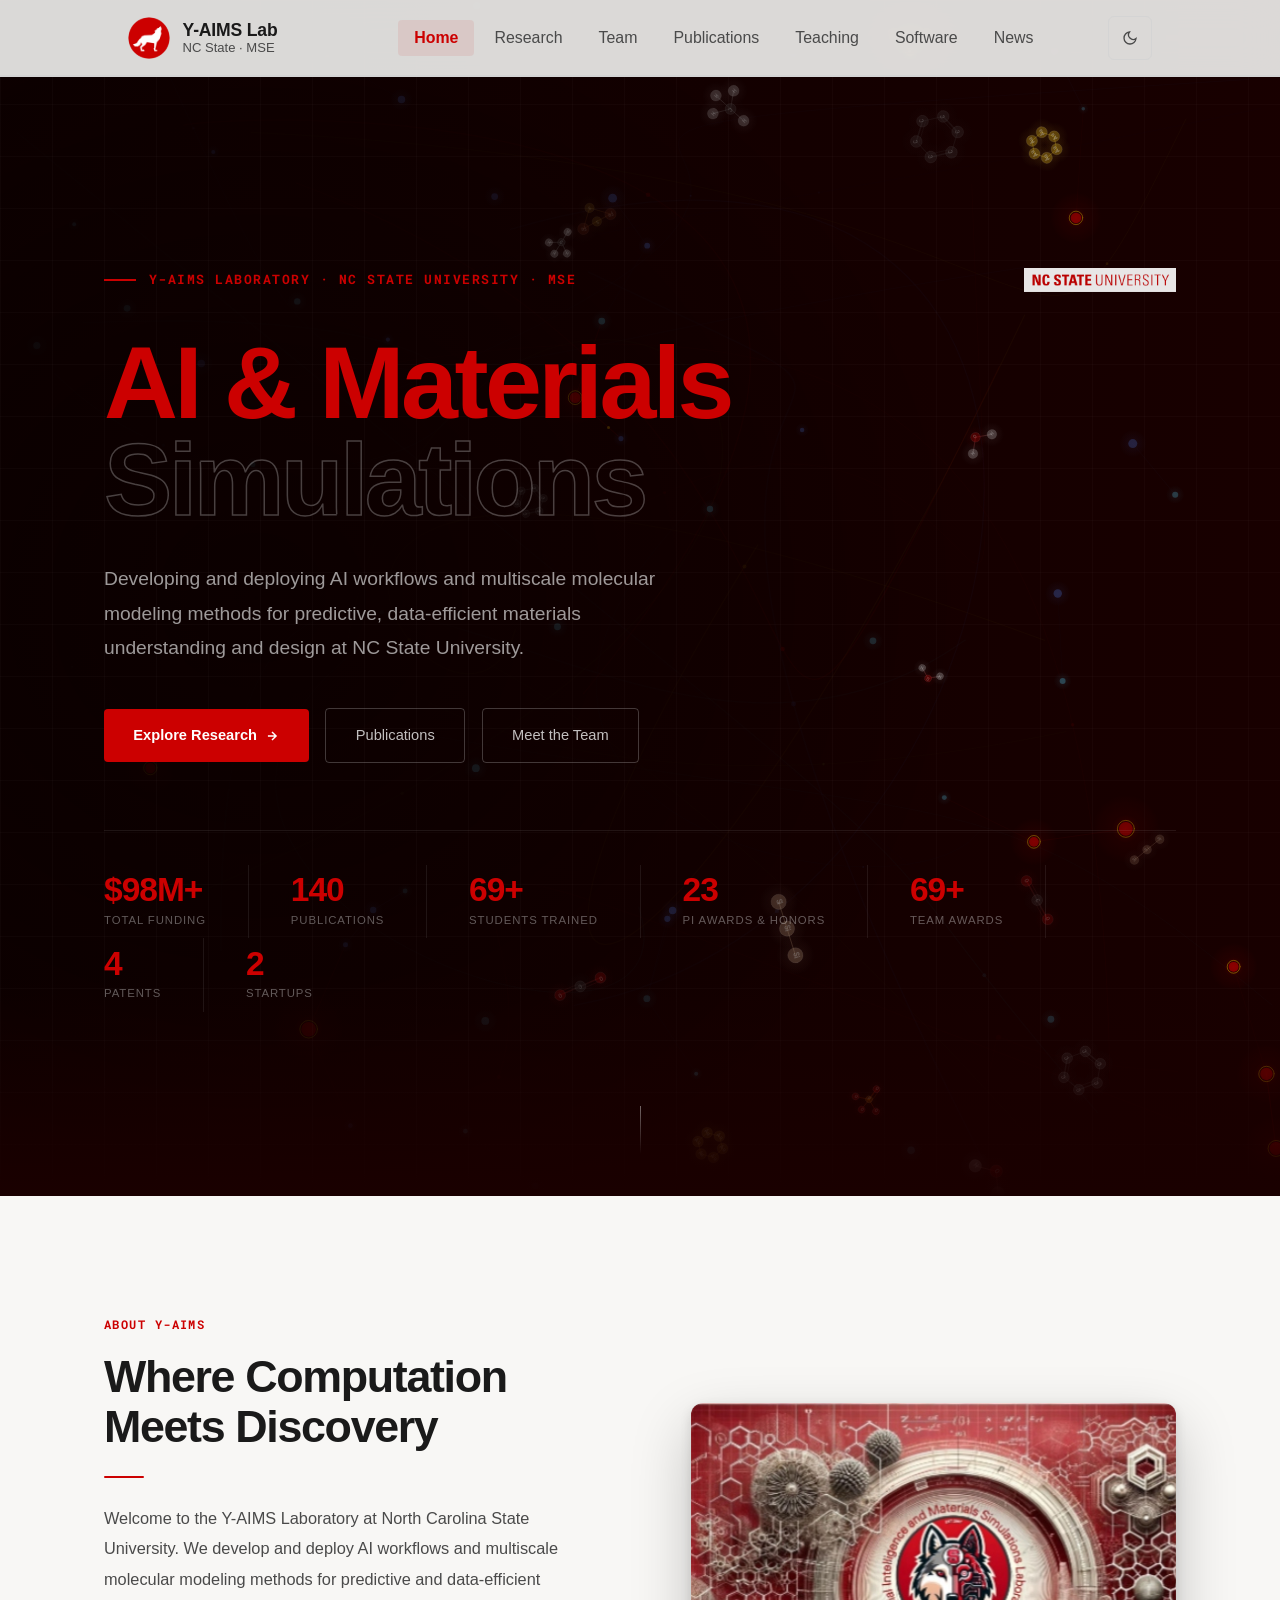
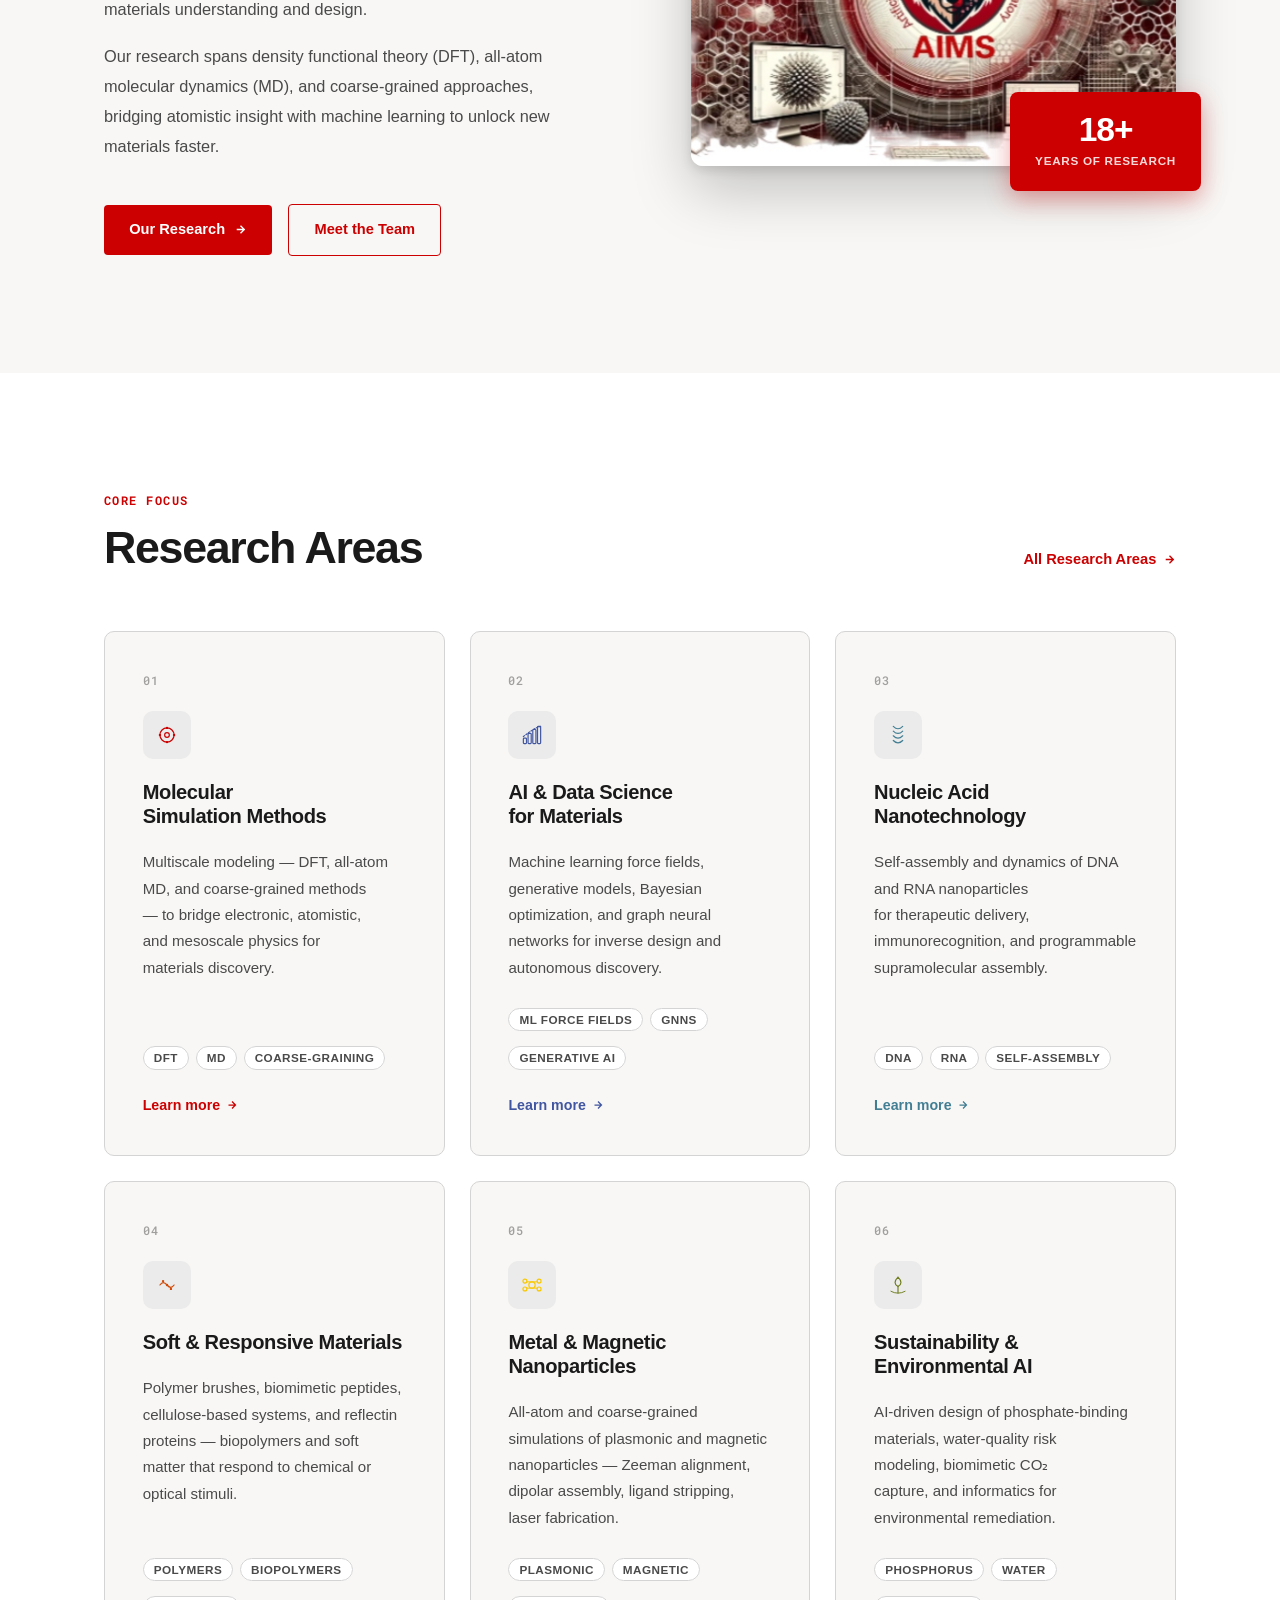
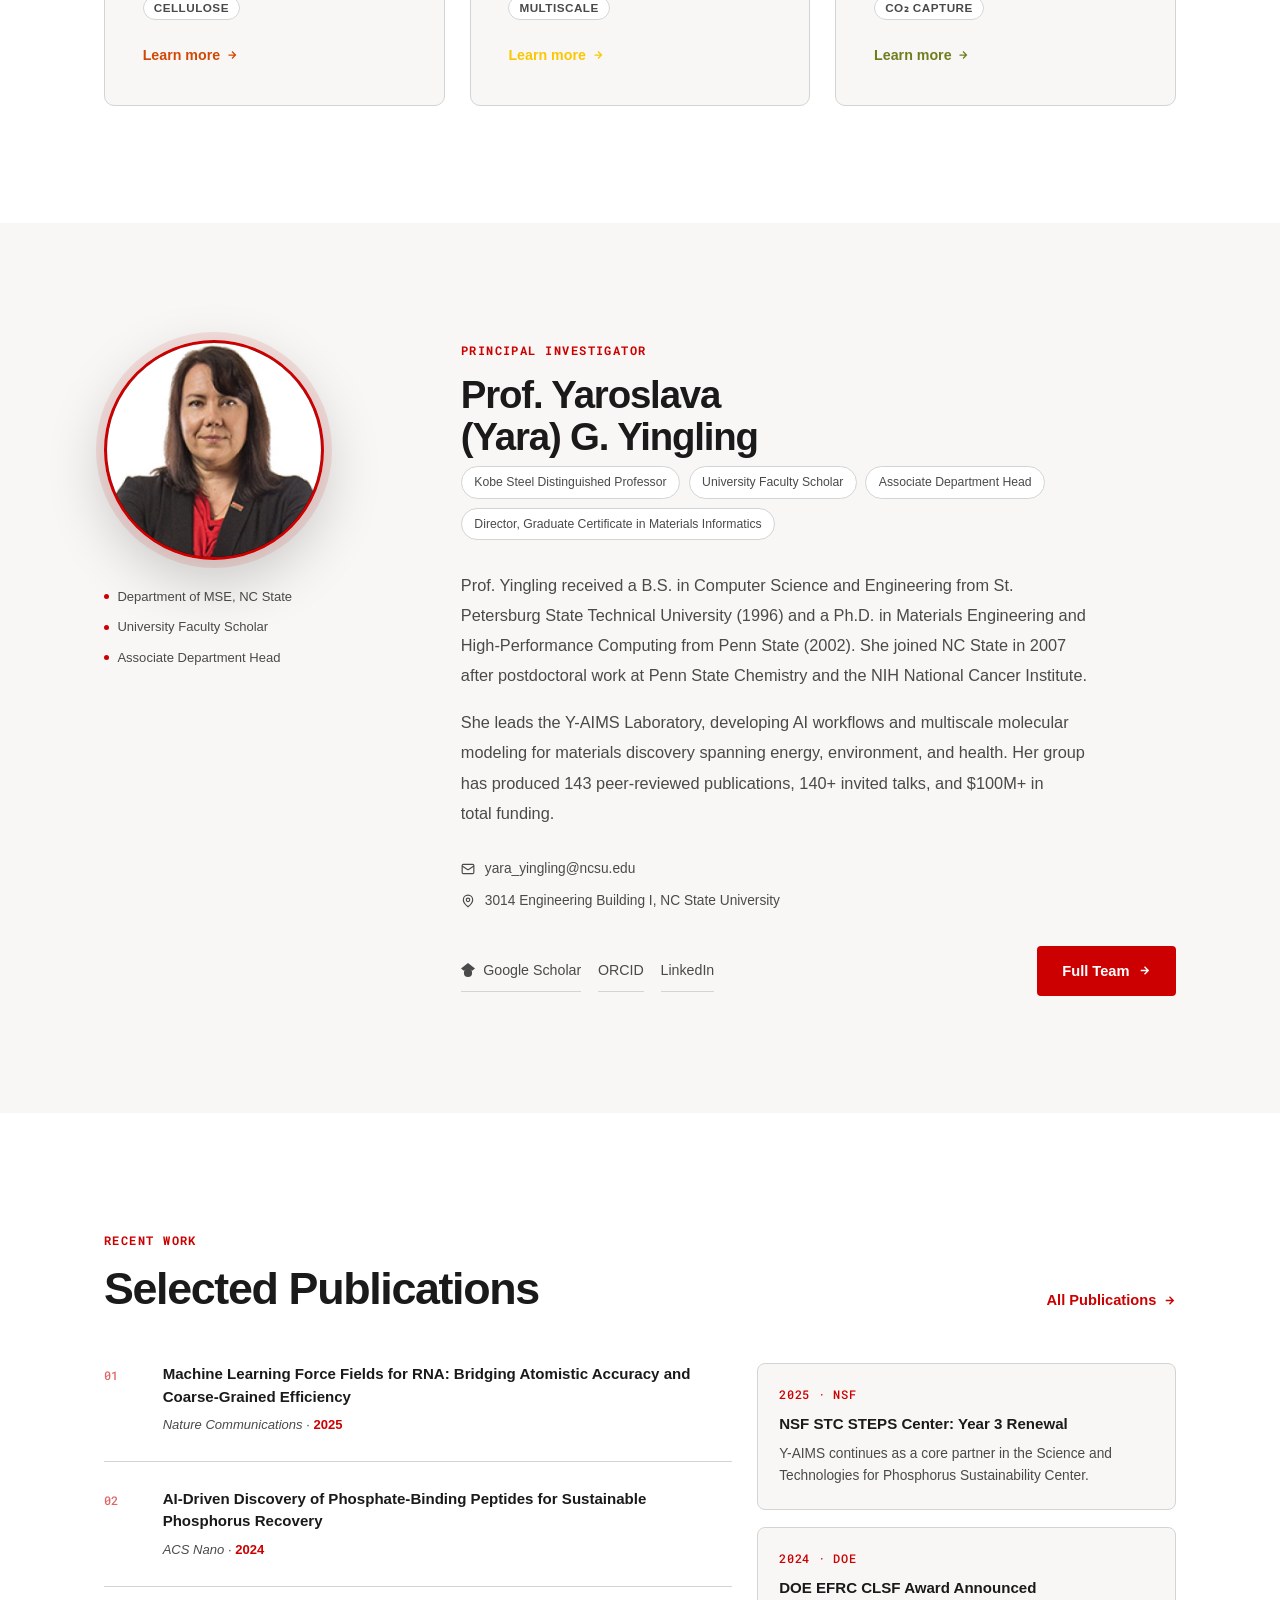
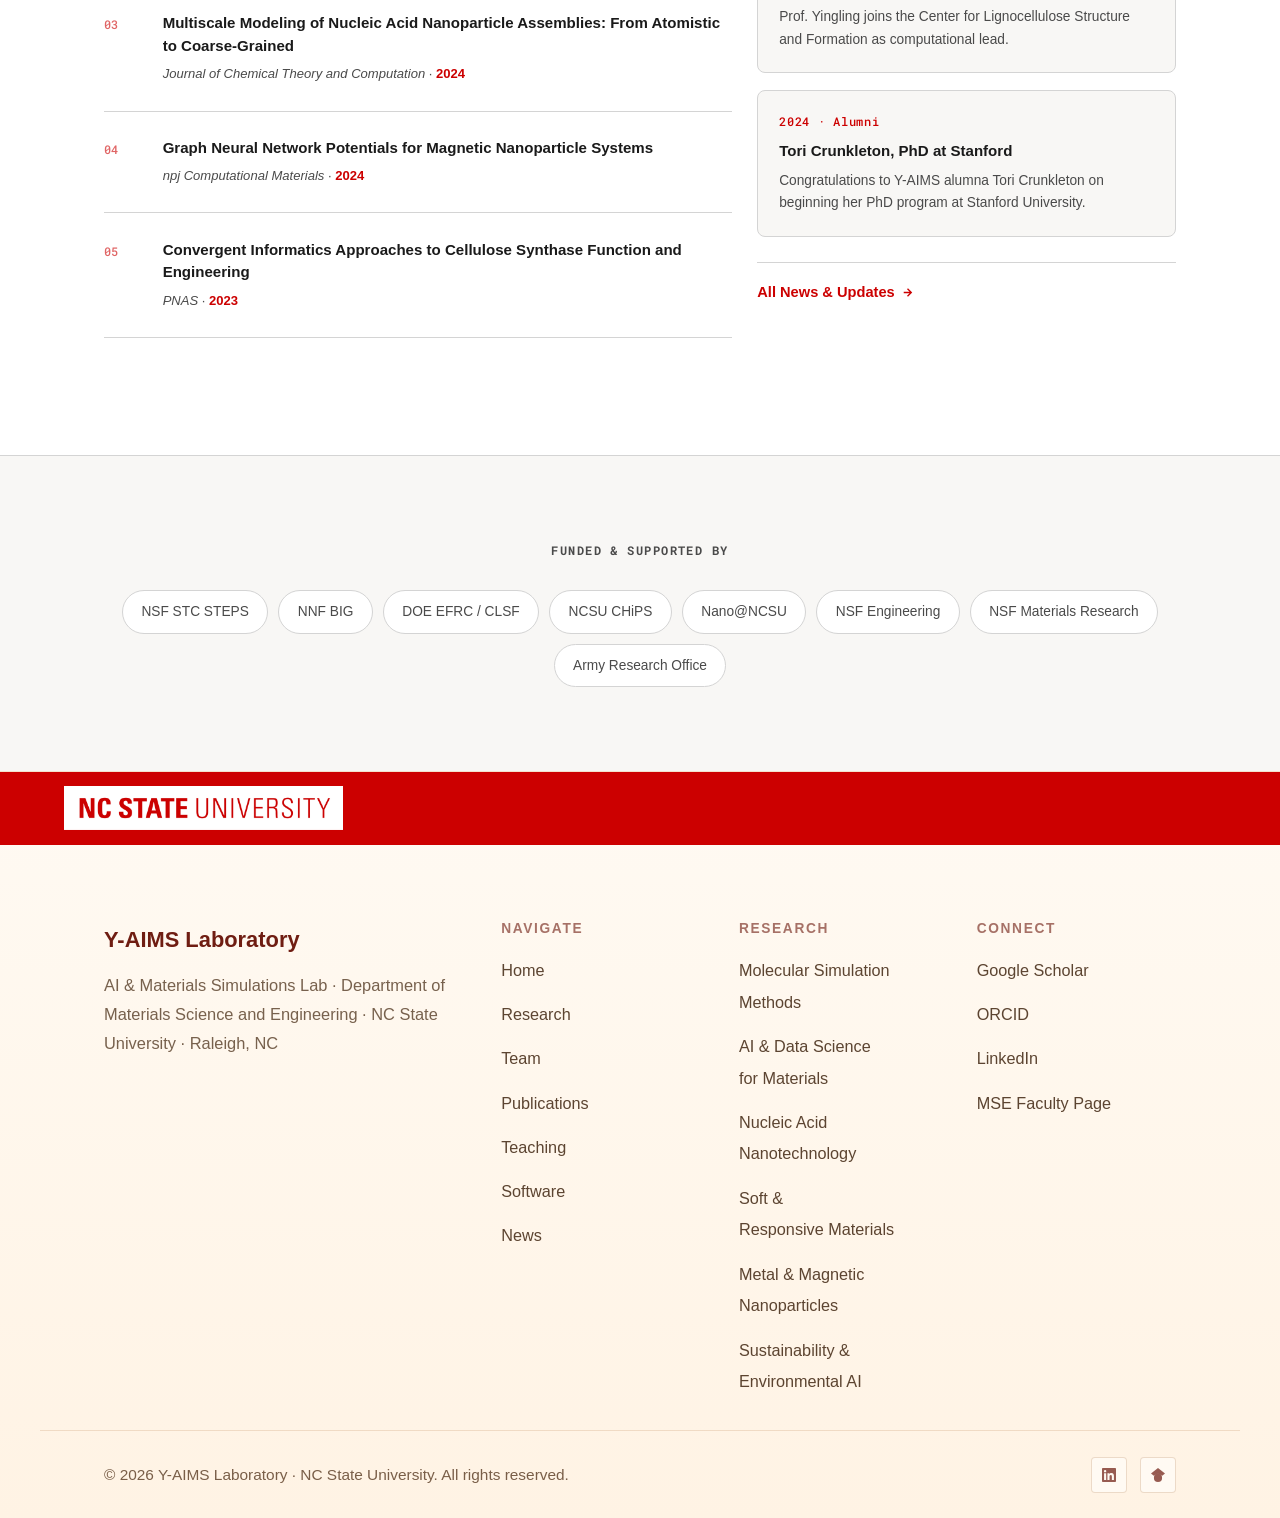
<file: index.html>
<!DOCTYPE html>
<html lang="en">
<head>
  <meta charset="UTF-8" />
  <meta name="viewport" content="width=device-width, initial-scale=1.0" />
  <title>Y-AIMS Lab — AI &amp; Materials Simulations | NC State MSE</title>
  <meta name="description" content="The Y-AIMS Laboratory at NC State integrates molecular modeling, data science, and AI to accelerate materials discovery." />
  <link rel="stylesheet" href="https://cdn.ncsu.edu/brand-assets/fonts-2-0/include.css" />
  <link rel="stylesheet" href="https://cdn.ncsu.edu/brand-assets/fonts-2-0/include-roboto.css" />
  <link rel="stylesheet" href="https://fonts.googleapis.com/css2?family=Roboto+Mono:wght@400;500&family=Roboto+Condensed:wght@300;400;700&display=swap" />
  <link rel="stylesheet" href="css/tokens.css" />
  <link rel="stylesheet" href="css/base.css" />
  <script>
    (function () {
      try {
        var t = localStorage.getItem('yaimsTheme');
        if (t !== 'dark' && t !== 'light') {
          t = window.matchMedia && window.matchMedia('(prefers-color-scheme: dark)').matches ? 'dark' : 'light';
        }
        document.documentElement.setAttribute('data-theme', t);
      } catch (e) { document.documentElement.setAttribute('data-theme', 'light'); }
    })();
  </script>
  <style>
/* ================================================================
   Y-AIMS HOMEPAGE — Redesigned 2026
   ================================================================ */

/* ── RESET / GLOBALS ─────────────────────────────────────────── */
*, *::before, *::after { box-sizing: border-box; margin: 0; padding: 0; }
html { scroll-behavior: smooth; scroll-padding-top: 76px; -webkit-font-smoothing: antialiased; }
body { background: var(--color-bg); color: var(--color-text); font-family: var(--font-body); overflow-x: hidden; }
img { display: block; max-width: 100%; }

/* ── NAV ─────────────────────────────────────────────────────── */
.site-nav {
  position: fixed; top: 0; left: 0; right: 0; z-index: 200;
  height: 76px;
  display: flex; align-items: center;
  padding-inline: clamp(1rem, 5vw, 4rem);
  transition: background 0.4s ease, backdrop-filter 0.4s ease, box-shadow 0.4s ease;
}
.site-nav.scrolled {
  background: color-mix(in srgb, var(--color-bg) 88%, transparent);
  backdrop-filter: blur(20px);
  -webkit-backdrop-filter: blur(20px);
  box-shadow: 0 1px 0 var(--color-border);
}
.nav-inner {
  width: 100%; max-width: 1200px; margin-inline: auto;
  display: flex; align-items: center; gap: 2rem;
}
.nav-logo {
  display: flex; align-items: center; gap: 0.75rem;
  text-decoration: none; flex-shrink: 0;
}
.nav-wolf-img { width: 42px; height: 42px; border-radius: 50%; object-fit: cover; }
.nav-logo-text { display: flex; flex-direction: column; line-height: 1.15; }
.lab-name { font-family: var(--font-display); font-size: 1.05rem; font-weight: 700; color: #fff; letter-spacing: -0.01em; }
.lab-dept { font-size: 0.78rem; color: rgba(255,255,255,0.5); }
.nav-links { display: flex; align-items: center; gap: 0.25rem; list-style: none; margin-left: auto; }
.nav-links a {
  font-size: 0.95rem; font-weight: 500;
  color: rgba(255,255,255,0.65);
  padding: 0.55rem 0.95rem; border-radius: 4px;
  text-decoration: none;
  transition: color 0.2s, background 0.2s;
}
.nav-links a:hover, .nav-links a.active { color: #fff; background: rgba(255,255,255,0.08); }
.nav-links a.active { color: #fff; font-weight: 600; }

.nav-hamburger {
  display: none; flex-direction: column; gap: 5px;
  width: 36px; height: 36px; align-items: center; justify-content: center;
  border-radius: 6px; border: 1px solid rgba(255,255,255,0.15);
  background: transparent; cursor: pointer; margin-left: auto;
}
.nav-hamburger span { display: block; width: 18px; height: 1.5px; background: rgba(255,255,255,0.7); border-radius: 2px; transition: transform 0.3s, opacity 0.3s; }
.nav-mobile {
  display: none; flex-direction: column; gap: 0.25rem;
  padding: 1rem; border-top: 1px solid rgba(255,255,255,0.08);
  background: rgba(10,0,0,0.97); backdrop-filter: blur(20px);
}
.nav-mobile a { font-size: 1rem; font-weight: 500; color: rgba(255,255,255,0.75); padding: 0.75rem 1rem; border-radius: 6px; text-decoration: none; }
.nav-mobile a:hover, .nav-mobile a.active { color: #fff; background: rgba(255,255,255,0.08); }
@media (max-width: 768px) {
  .nav-links { display: none; }
  .nav-hamburger { display: flex; }
  .nav-mobile.open { display: flex; }
}
[data-theme='light'] .lab-name { color: var(--color-text); }
[data-theme='light'] .lab-dept { color: var(--color-text-muted); }
[data-theme='light'] .nav-links a { color: var(--color-text-muted); }
[data-theme='light'] .nav-links a:hover, [data-theme='light'] .nav-links a.active { color: var(--color-primary); background: var(--color-primary-highlight); }
.btn-theme {
  display: flex; align-items: center; justify-content: center;
  width: 40px; height: 40px; border-radius: 6px;
  border: 1px solid rgba(255,255,255,0.18); background: transparent;
  color: rgba(255,255,255,0.6); cursor: pointer; margin-left: 0.5rem;
  transition: color 0.2s, border-color 0.2s, background 0.2s;
}
.btn-theme:hover { color: #fff; border-color: rgba(255,255,255,0.45); background: rgba(255,255,255,0.08); }
[data-theme='light'] .btn-theme { color: var(--color-text-muted); border-color: var(--color-border); }
[data-theme='light'] .btn-theme:hover { color: var(--color-text); border-color: #aaa; background: var(--color-surface-offset); }
[data-theme='light'] .nav-hamburger { border-color: var(--color-border); }
[data-theme='light'] .nav-hamburger span { background: var(--color-text-muted); }
[data-theme='light'] .nav-mobile { background: var(--color-bg); border-top-color: var(--color-border); }
[data-theme='light'] .nav-mobile a { color: var(--color-text-muted); }

/* ── HERO ────────────────────────────────────────────────────── */
.hero {
  position: relative;
  min-height: 100dvh;
  display: grid;
  place-items: center;
  background: #0d0101;
  overflow: hidden;
  isolation: isolate;
}
#bg-canvas {
  position: absolute; inset: 0;
  width: 100%; height: 100%; z-index: 0;
}
.hero-vignette {
  position: absolute; inset: 0; z-index: 1; pointer-events: none;
  background:
    radial-gradient(ellipse 80% 80% at 20% 50%, rgba(10,0,0,0.7) 0%, transparent 70%),
    linear-gradient(to right, rgba(10,0,0,0.85) 0%, rgba(10,0,0,0.5) 45%, rgba(10,0,0,0.1) 100%);
}
.hero-grid-texture {
  position: absolute; inset: 0; z-index: 1; pointer-events: none;
  background-image:
    linear-gradient(rgba(255,255,255,0.018) 1px, transparent 1px),
    linear-gradient(90deg, rgba(255,255,255,0.018) 1px, transparent 1px);
  background-size: 52px 52px;
}
.hero-fade-bottom {
  position: absolute; bottom: 0; left: 0; right: 0; height: 220px; z-index: 2; pointer-events: none;
  background: linear-gradient(to bottom, transparent 0%, #0d0101 100%);
}
[data-theme='light'] .hero { background: #1a0000; }
[data-theme='light'] .hero-fade-bottom { background: linear-gradient(to bottom, transparent 0%, #1a0000 100%); }

.hero-content {
  position: relative; z-index: 10;
  width: 100%; max-width: 1200px;
  margin-inline: auto;
  padding-inline: clamp(1rem, 5vw, 4rem);
  padding-block: clamp(5rem, 14vw, 10rem) 5rem;
  display: grid;
  grid-template-columns: 1fr;
  gap: 0;
}
.hero-eyebrow {
  display: flex; align-items: center; gap: 0.75rem;
  margin-bottom: 2.5rem;
  opacity: 0; transform: translateY(16px);
  animation: fadeUp 0.7s cubic-bezier(0.16,1,0.3,1) 0.1s forwards;
}
.hero-eyebrow-line { width: 32px; height: 1.5px; background: var(--ncsu-red); flex-shrink: 0; }
.hero-eyebrow-text { font-size: 0.75rem; font-weight: 700; letter-spacing: 0.12em; text-transform: uppercase; color: var(--ncsu-red); font-family: var(--font-mono); }
.hero-ncsu-badge {
  margin-left: auto;
  opacity: 0.9;
}
.hero-brick-logo { height: 24px; width: auto; }

.hero-title {
  font-family: var(--font-display);
  font-size: clamp(3.2rem, 8vw, 7.5rem);
  font-weight: 800;
  line-height: 0.95;
  letter-spacing: -0.035em;
  color: #fff;
  margin-bottom: 2rem;
  opacity: 0; transform: translateY(20px);
  animation: fadeUp 0.8s cubic-bezier(0.16,1,0.3,1) 0.22s forwards;
}
.hero-title-accent {
  display: block;
  color: var(--ncsu-red);
  -webkit-text-stroke: 0px;
}
.hero-title-outline {
  display: block;
  color: transparent;
  -webkit-text-stroke: 1.5px rgba(255,255,255,0.25);
}
.hero-subtitle {
  font-size: clamp(0.95rem, 1.8vw, 1.15rem);
  font-weight: 300;
  color: rgba(255,255,255,0.6);
  max-width: 54ch;
  line-height: 1.8;
  margin-bottom: 2.5rem;
  opacity: 0; transform: translateY(16px);
  animation: fadeUp 0.7s cubic-bezier(0.16,1,0.3,1) 0.38s forwards;
}
.hero-cta {
  display: flex; align-items: center; gap: 1rem; flex-wrap: wrap;
  margin-bottom: 4rem;
  opacity: 0; transform: translateY(14px);
  animation: fadeUp 0.7s cubic-bezier(0.16,1,0.3,1) 0.5s forwards;
}
.btn-hero-primary {
  display: inline-flex; align-items: center; gap: 0.5rem;
  padding: 0.85rem 1.75rem; border-radius: 4px;
  background: var(--ncsu-red); color: #fff;
  font-size: 0.875rem; font-weight: 600; text-decoration: none;
  transition: background 0.2s, transform 0.2s, box-shadow 0.2s;
}
.btn-hero-primary:hover { background: var(--ncsu-red-dark); transform: translateY(-1px); box-shadow: 0 6px 20px rgba(204,0,0,0.4); color: #fff; }
.btn-hero-outline {
  display: inline-flex; align-items: center; gap: 0.5rem;
  padding: 0.85rem 1.75rem; border-radius: 4px;
  background: transparent; color: rgba(255,255,255,0.75);
  border: 1px solid rgba(255,255,255,0.22);
  font-size: 0.875rem; font-weight: 500; text-decoration: none;
  transition: background 0.2s, border-color 0.2s, color 0.2s;
}
.btn-hero-outline:hover { background: rgba(255,255,255,0.07); border-color: rgba(255,255,255,0.5); color: #fff; }

/* Stats bar */
.hero-stats {
  display: flex; flex-wrap: wrap; align-items: stretch;
  gap: 0;
  border-top: 1px solid rgba(255,255,255,0.08);
  padding-top: 2rem;
  opacity: 0; transform: translateY(12px);
  animation: fadeUp 0.7s cubic-bezier(0.16,1,0.3,1) 0.64s forwards;
}
.stat-item {
  display: flex; flex-direction: column; gap: 4px;
  padding-right: 2.5rem;
  margin-right: 2.5rem;
  border-right: 1px solid rgba(255,255,255,0.08);
  padding-block: 0.5rem;
}
.stat-item:last-child { border-right: none; padding-right: 0; margin-right: 0; }
.stat-num {
  font-family: var(--font-display);
  font-size: clamp(1.4rem, 3vw, 2rem);
  font-weight: 800;
  color: var(--ncsu-red);
  line-height: 1;
  letter-spacing: -0.03em;
}
.stat-label {
  font-size: 0.68rem; font-weight: 500;
  letter-spacing: 0.08em; text-transform: uppercase;
  color: rgba(255,255,255,0.35);
}

/* Scroll indicator */
.hero-scroll {
  position: absolute; bottom: 2.5rem; left: 50%; transform: translateX(-50%);
  z-index: 10; display: flex; flex-direction: column; align-items: center; gap: 0.5rem;
  opacity: 0; animation: fadeUp 0.6s ease 1.2s forwards;
}
.scroll-dot {
  width: 1px; height: 48px;
  background: linear-gradient(to bottom, rgba(255,255,255,0.4), transparent);
  animation: scrollPulse 2s ease-in-out infinite;
}
@keyframes scrollPulse { 0%,100% { opacity:0.3; transform: scaleY(0.7); } 50% { opacity:1; transform: scaleY(1); } }
@keyframes fadeUp { to { opacity: 1; transform: translateY(0); } }

/* ── ABOUT ───────────────────────────────────────────────────── */
.about-section {
  background: var(--color-bg);
  padding-block: clamp(4rem, 10vw, 7rem);
}
.about-inner {
  max-width: 1200px; margin-inline: auto;
  padding-inline: clamp(1rem, 5vw, 4rem);
  display: grid;
  grid-template-columns: 1fr 1fr;
  gap: clamp(3rem, 8vw, 7rem);
  align-items: center;
}
.about-text .label {
  font-size: 0.72rem; font-weight: 700; letter-spacing: 0.12em; text-transform: uppercase;
  color: var(--ncsu-red); margin-bottom: 1rem; font-family: var(--font-mono);
}
.about-text h2 {
  font-family: var(--font-display);
  font-size: clamp(1.8rem, 3.5vw, 2.8rem);
  font-weight: 800; line-height: 1.1; letter-spacing: -0.03em;
  color: var(--color-text); margin-bottom: 1.5rem;
}
.about-text .rule { width: 40px; height: 2px; background: var(--ncsu-red); margin-bottom: 1.5rem; border-radius: 2px; }
.about-text p { color: var(--color-text-muted); line-height: 1.85; font-size: 0.975rem; }
.about-text p + p { margin-top: 1rem; }
.about-cta {
  margin-top: 2.5rem; display: flex; align-items: center; gap: 1rem; flex-wrap: wrap;
}
.btn-primary {
  display: inline-flex; align-items: center; gap: 0.5rem;
  padding: 0.75rem 1.5rem; border-radius: 4px;
  background: var(--ncsu-red); color: #fff;
  font-size: 0.875rem; font-weight: 600; text-decoration: none;
  transition: background 0.2s, transform 0.2s;
}
.btn-primary:hover { background: var(--ncsu-red-dark); transform: translateY(-1px); color: #fff; }
.btn-outline {
  display: inline-flex; align-items: center; gap: 0.5rem;
  padding: 0.75rem 1.5rem; border-radius: 4px;
  background: transparent; color: var(--ncsu-red);
  border: 1.5px solid var(--ncsu-red);
  font-size: 0.875rem; font-weight: 600; text-decoration: none;
  transition: background 0.2s;
}
.btn-outline:hover { background: var(--color-primary-highlight); color: var(--ncsu-red); }

.about-visual { position: relative; }
.about-img-wrap {
  position: relative; border-radius: 12px; overflow: hidden;
  aspect-ratio: 4/3;
  box-shadow: 0 24px 60px rgba(0,0,0,0.22), 0 4px 12px rgba(0,0,0,0.12);
}
.about-img-wrap img { width: 100%; height: 100%; object-fit: cover; display: block; transition: transform 0.6s ease; }
.about-img-wrap:hover img { transform: scale(1.03); }
.about-img-overlay {
  position: absolute; inset: 0;
  border-radius: 12px;
  border: 1px solid rgba(255,255,255,0.06);
  pointer-events: none;
}
.about-badge {
  position: absolute;
  bottom: -1.5rem; right: -1.5rem;
  background: var(--ncsu-red);
  color: #fff;
  padding: 1.25rem 1.5rem;
  border-radius: 8px;
  text-align: center;
  box-shadow: 0 8px 24px rgba(204,0,0,0.35);
  z-index: 2;
  min-width: 130px;
}
.about-badge-num { font-family: var(--font-display); font-size: 2rem; font-weight: 800; line-height: 1; letter-spacing: -0.03em; }
.about-badge-label { font-size: 0.7rem; font-weight: 600; letter-spacing: 0.06em; text-transform: uppercase; opacity: 0.85; margin-top: 4px; }
@media (max-width: 900px) {
  .about-inner { grid-template-columns: 1fr; }
  .about-badge { bottom: 1rem; right: 1rem; }
}

/* ── RESEARCH ────────────────────────────────────────────────── */
.research-section {
  padding-block: clamp(4rem, 10vw, 7rem);
  background: var(--color-surface);
}
.section-head {
  max-width: 1200px; margin-inline: auto;
  padding-inline: clamp(1rem, 5vw, 4rem);
  margin-bottom: 3.5rem;
  display: flex; align-items: flex-end; justify-content: space-between; gap: 2rem; flex-wrap: wrap;
}
.section-head-left .label { font-size: 0.72rem; font-weight: 700; letter-spacing: 0.12em; text-transform: uppercase; color: var(--ncsu-red); margin-bottom: 0.75rem; font-family: var(--font-mono); }
.section-head-left h2 { font-family: var(--font-display); font-size: clamp(1.8rem, 3.5vw, 2.8rem); font-weight: 800; letter-spacing: -0.03em; color: var(--color-text); line-height: 1.1; }
.section-link { font-size: 0.875rem; font-weight: 600; color: var(--ncsu-red); text-decoration: none; white-space: nowrap; display: flex; align-items: center; gap: 0.4rem; transition: gap 0.2s; }
.section-link:hover { gap: 0.7rem; color: var(--ncsu-red-dark); }

.research-cards {
  max-width: 1200px; margin-inline: auto;
  padding-inline: clamp(1rem, 5vw, 4rem);
  display: grid; grid-template-columns: repeat(3, 1fr); gap: 1.5rem;
}
.rcard {
  background: var(--color-bg);
  border: 1px solid var(--color-border);
  border-radius: 10px;
  padding: 2.25rem;
  display: flex; flex-direction: column; gap: 1.25rem;
  position: relative; overflow: hidden;
  transition: border-color 0.25s, box-shadow 0.25s, transform 0.25s;
  cursor: default;
}
.rcard::before {
  content: '';
  position: absolute; top: 0; left: 0; right: 0; height: 3px;
  background: var(--rcard-color, var(--ncsu-red));
  transform: scaleX(0); transform-origin: left;
  transition: transform 0.3s cubic-bezier(0.16,1,0.3,1);
}
.rcard:hover { border-color: transparent; box-shadow: 0 8px 32px rgba(0,0,0,0.12); transform: translateY(-4px); }
.rcard:hover::before { transform: scaleX(1); }
.rcard-num {
  font-family: var(--font-mono); font-size: 0.72rem; font-weight: 500;
  letter-spacing: 0.08em; color: var(--color-text-muted); opacity: 0.5;
}
.rcard-icon-wrap {
  width: 48px; height: 48px; border-radius: 10px;
  background: var(--color-surface-offset);
  display: flex; align-items: center; justify-content: center;
  color: var(--rcard-color, var(--ncsu-red));
  transition: background 0.25s;
}
.rcard:hover .rcard-icon-wrap { background: color-mix(in srgb, var(--rcard-color, var(--ncsu-red)) 12%, transparent); }
.rcard h3 { font-family: var(--font-display); font-size: 1.2rem; font-weight: 700; color: var(--color-text); letter-spacing: -0.02em; line-height: 1.2; }
.rcard p { font-size: 0.9rem; color: var(--color-text-muted); line-height: 1.75; flex: 1; }
.rcard-tags { display: flex; flex-wrap: wrap; gap: 0.4rem; list-style: none; }
.rcard-tag {
  font-size: 0.7rem; font-weight: 600; letter-spacing: 0.04em; text-transform: uppercase;
  padding: 0.25rem 0.6rem; border-radius: 99px;
  background: var(--color-surface); border: 1px solid var(--color-border);
  color: var(--color-text-muted);
}
.rcard-link { font-size: 0.85rem; font-weight: 600; color: var(--rcard-color, var(--ncsu-red)); text-decoration: none; display: flex; align-items: center; gap: 0.35rem; margin-top: auto; transition: gap 0.2s; }
.rcard-link:hover { gap: 0.6rem; }
@media (max-width: 900px) { .research-cards { grid-template-columns: 1fr 1fr; } }
@media (max-width: 600px) { .research-cards { grid-template-columns: 1fr; } }

/* ── PI ──────────────────────────────────────────────────────── */
.pi-section {
  padding-block: clamp(4rem, 10vw, 7rem);
  background: var(--color-bg);
}
.pi-inner {
  max-width: 1200px; margin-inline: auto;
  padding-inline: clamp(1rem, 5vw, 4rem);
  display: grid;
  grid-template-columns: 280px 1fr;
  gap: clamp(2.5rem, 6vw, 5rem);
  align-items: start;
}
.pi-portrait-col { position: relative; }
.pi-avatar-wrap {
  width: 220px; height: 220px; border-radius: 50%;
  background: linear-gradient(135deg, #3a0000 0%, #0d0101 100%);
  border: 3px solid var(--ncsu-red);
  display: flex; align-items: center; justify-content: center;
  box-shadow: 0 0 0 8px color-mix(in srgb, var(--ncsu-red) 10%, transparent), 0 20px 60px rgba(0,0,0,0.2);
  overflow: hidden;
  position: relative;
}
.pi-avatar-initials {
  font-family: var(--font-display); font-size: 4rem; font-weight: 800;
  color: rgba(255,255,255,0.6); letter-spacing: -0.05em;
  user-select: none;
}
.pi-avatar-wrap > img {
  position: absolute; inset: 0;
  width: 100%; height: 100%;
  object-fit: cover;
  z-index: 1;
}
.pi-affil {
  margin-top: 1.5rem; display: flex; flex-direction: column; gap: 0.5rem;
}
.pi-affil-item {
  display: flex; align-items: center; gap: 0.5rem;
  font-size: 0.78rem; color: var(--color-text-muted);
}
.pi-affil-dot { width: 5px; height: 5px; border-radius: 50%; background: var(--ncsu-red); flex-shrink: 0; }

.pi-text-col .label { font-size: 0.72rem; font-weight: 700; letter-spacing: 0.12em; text-transform: uppercase; color: var(--ncsu-red); margin-bottom: 0.75rem; font-family: var(--font-mono); }
.pi-name { font-family: var(--font-display); font-size: clamp(1.7rem, 3vw, 2.5rem); font-weight: 800; letter-spacing: -0.03em; color: var(--color-text); line-height: 1.1; margin-bottom: 0.5rem; }
.pi-titles-row { display: flex; flex-wrap: wrap; gap: 0.5rem; margin-bottom: 1.75rem; }
.pi-title-chip {
  font-size: 0.73rem; font-weight: 500;
  padding: 0.3rem 0.75rem; border-radius: 99px;
  background: var(--color-surface); border: 1px solid var(--color-border);
  color: var(--color-text-muted);
}
.pi-bio { font-size: 0.975rem; color: var(--color-text-muted); line-height: 1.85; max-width: 70ch; }
.pi-bio + .pi-bio { margin-top: 1rem; }
.pi-actions { margin-top: 2rem; display: flex; align-items: center; gap: 1rem; flex-wrap: wrap; }
.pi-action-link {
  display: inline-flex; align-items: center; gap: 0.5rem;
  font-size: 0.85rem; font-weight: 500;
  color: var(--color-text-muted); text-decoration: none;
  padding: 0.5rem 0;
  border-bottom: 1.5px solid var(--color-border);
  transition: color 0.2s, border-color 0.2s;
}
.pi-action-link:hover { color: var(--ncsu-red); border-color: var(--ncsu-red); }
.pi-contact-block { margin-top: 1.75rem; display: flex; flex-direction: column; gap: 0.5rem; }
.pi-contact-item {
  display: flex; align-items: center; gap: 0.6rem;
  font-size: 0.82rem; color: var(--color-text-muted); text-decoration: none;
}
.pi-contact-item:hover { color: var(--ncsu-red); }
@media (max-width: 800px) {
  .pi-inner { grid-template-columns: 1fr; }
  .pi-avatar-wrap { width: 150px; height: 150px; }
  .pi-avatar-initials { font-size: 2.8rem; }
}

/* ── RECENT HIGHLIGHTS ───────────────────────────────────────── */
.highlights-section {
  padding-block: clamp(4rem, 10vw, 7rem);
  background: var(--color-surface);
}
.highlights-inner {
  max-width: 1200px; margin-inline: auto;
  padding-inline: clamp(1rem, 5vw, 4rem);
}
.highlights-grid {
  display: grid;
  grid-template-columns: 1.5fr 1fr;
  gap: 1.5rem;
  margin-top: 3rem;
}
.pub-list { display: flex; flex-direction: column; gap: 0; }
.pub-item {
  display: grid;
  grid-template-columns: 2.5rem 1fr;
  gap: 1rem;
  padding-block: 1.5rem;
  border-bottom: 1px solid var(--color-border);
  align-items: start;
  transition: background 0.2s;
}
.pub-item:first-child { padding-top: 0; }
.pub-item:hover { background: transparent; }
.pub-num {
  font-family: var(--font-mono); font-size: 0.7rem; font-weight: 500;
  color: var(--ncsu-red); opacity: 0.6; padding-top: 0.2rem;
}
.pub-body {}
.pub-title {
  font-size: 0.9rem; font-weight: 600; color: var(--color-text);
  line-height: 1.5; margin-bottom: 0.35rem;
  display: -webkit-box; -webkit-line-clamp: 2; -webkit-box-orient: vertical; overflow: hidden;
}
.pub-meta { font-size: 0.78rem; color: var(--color-text-muted); }
.pub-journal { font-style: italic; }
.pub-year { color: var(--ncsu-red); font-weight: 600; }

/* News feed */
.news-feed { display: flex; flex-direction: column; gap: 1rem; }
.news-card {
  background: var(--color-bg);
  border: 1px solid var(--color-border);
  border-radius: 8px; padding: 1.25rem;
  transition: border-color 0.2s, transform 0.2s, box-shadow 0.2s;
  text-decoration: none;
  display: block;
}
.news-card:hover { border-color: var(--ncsu-red); transform: translateY(-2px); box-shadow: 0 4px 16px rgba(0,0,0,0.08); }
.news-card-date { font-family: var(--font-mono); font-size: 0.7rem; font-weight: 500; color: var(--ncsu-red); letter-spacing: 0.06em; margin-bottom: 0.5rem; }
.news-card-title { font-size: 0.9rem; font-weight: 600; color: var(--color-text); line-height: 1.5; }
.news-card-desc { font-size: 0.82rem; color: var(--color-text-muted); line-height: 1.65; margin-top: 0.4rem; }
@media (max-width: 800px) { .highlights-grid { grid-template-columns: 1fr; } }

/* ── FUNDING ─────────────────────────────────────────────────── */
.funding-section {
  padding-block: clamp(3rem, 7vw, 5rem);
  background: var(--color-bg);
  border-top: 1px solid var(--color-border);
}
.funding-inner {
  max-width: 1200px; margin-inline: auto;
  padding-inline: clamp(1rem, 5vw, 4rem);
  text-align: center;
}
.funding-label { font-size: 0.72rem; font-weight: 700; letter-spacing: 0.12em; text-transform: uppercase; color: var(--color-text-muted); margin-bottom: 1.75rem; font-family: var(--font-mono); }
.funder-pills { display: flex; flex-wrap: wrap; gap: 0.6rem; justify-content: center; }
.funder-pill {
  padding: 0.55rem 1.1rem; border-radius: 99px;
  border: 1px solid var(--color-border);
  background: var(--color-surface);
  font-size: 0.82rem; color: var(--color-text-muted);
  transition: border-color 0.2s, color 0.2s, background 0.2s;
  cursor: default;
}
.funder-pill:hover { border-color: var(--ncsu-red); color: var(--ncsu-red); background: var(--color-primary-highlight); }

/* ── SCROLL REVEAL ───────────────────────────────────────────── */
.reveal {
  opacity: 0; transform: translateY(24px);
  transition: opacity 0.65s cubic-bezier(0.16,1,0.3,1), transform 0.65s cubic-bezier(0.16,1,0.3,1);
}
.reveal.visible { opacity: 1; transform: none; }
.reveal-delay-1 { transition-delay: 0.1s; }
.reveal-delay-2 { transition-delay: 0.2s; }
.reveal-delay-3 { transition-delay: 0.3s; }
.reveal-delay-4 { transition-delay: 0.4s; }

/* ── SKIP LINK ───────────────────────────────────────────────── */
.skip-link { position: absolute; top: -100%; left: 1rem; z-index: 9999; padding: 0.75rem 1.25rem; background: var(--ncsu-red); color: #fff; font-weight: 700; border-radius: 0 0 6px 6px; text-decoration: none; transition: top 0.15s; }
.skip-link:focus { top: 0; }

@media (prefers-reduced-motion: reduce) {
  *, *::before, *::after { animation-duration: 0.01ms !important; transition-duration: 0.01ms !important; }
  .reveal { opacity: 1 !important; transform: none !important; }
}
  </style>
</head>
<body>
<a href="#main-content" class="skip-link">Skip to main content</a>

<!-- NC State Utility Bar -->
<script src="https://cdn.ncsu.edu/brand-assets/utility-bar/v3/ncstate-utility-bar.js"></script>

<!-- ── NAVIGATION ──────────────────────────────────────────── -->
<nav class="site-nav" role="navigation" aria-label="Main navigation" id="site-nav">
  <div class="nav-inner">
    <a href="index.html" class="nav-logo" aria-label="Y-AIMS Lab home">
      <img src="assets/ncsu/circle-wolf-400.png" alt="NC State wolf mark" class="nav-wolf-img" width="34" height="34" loading="eager" />
      <div class="nav-logo-text">
        <span class="lab-name">Y-AIMS Lab</span>
        <span class="lab-dept">NC State · MSE</span>
      </div>
    </a>
    <ul class="nav-links" role="list">
      <li><a href="index.html" class="active" aria-current="page">Home</a></li>
      <li><a href="research.html">Research</a></li>
      <li><a href="team.html">Team</a></li>
      <li><a href="publications.html">Publications</a></li>
      <li><a href="teaching.html">Teaching</a></li>
      <li><a href="software.html">Software</a></li>
      <li><a href="news.html">News</a></li>
    </ul>

    <div class="nav-actions" style="display:flex;align-items:center;">
      <button class="btn-theme" data-theme-toggle aria-label="Toggle dark mode"></button>
    </div>
    <button class="nav-hamburger" aria-label="Open menu" aria-expanded="false">
      <span></span><span></span><span></span>
    </button>
  </div>
  <div class="nav-mobile" id="nav-mobile">
    <a href="index.html" class="active" aria-current="page">Home</a>
    <a href="research.html">Research</a>
    <a href="team.html">Team</a>
    <a href="publications.html">Publications</a>
    <a href="teaching.html">Teaching</a>
    <a href="software.html">Software</a>
    <a href="news.html">News</a>
  </div>
</nav>

<!-- ── HERO ────────────────────────────────────────────────── -->
<section class="hero" aria-label="Y-AIMS Lab hero">
  <canvas id="bg-canvas" aria-hidden="true"></canvas>
  <div class="hero-vignette" aria-hidden="true"></div>
  <div class="hero-grid-texture" aria-hidden="true"></div>
  <div class="hero-fade-bottom" aria-hidden="true"></div>

  <div class="hero-content">
    <div class="hero-eyebrow">
      <div class="hero-eyebrow-line"></div>
      <span class="hero-eyebrow-text">Y-AIMS Laboratory · NC State University · MSE</span>
      <div class="hero-ncsu-badge">
        <img src="assets/ncsu/brick-white-on-red-web.png" alt="NC State University" class="hero-brick-logo" loading="eager" />
      </div>
    </div>

    <h1 class="hero-title">
      <span class="hero-title-accent">AI &amp; Materials</span>
      <span class="hero-title-outline">Simulations</span>
    </h1>

    <p class="hero-subtitle">
      Developing and deploying AI workflows and multiscale molecular modeling methods for
      predictive, data-efficient materials understanding and design at NC&nbsp;State University.
    </p>

    <div class="hero-cta">
      <a href="research.html" class="btn-hero-primary">
        Explore Research
        <svg width="14" height="14" viewBox="0 0 24 24" fill="none" stroke="currentColor" stroke-width="2.5"><path d="M5 12h14M12 5l7 7-7 7"/></svg>
      </a>
      <a href="publications.html" class="btn-hero-outline">Publications</a>
      <a href="team.html" class="btn-hero-outline">Meet the Team</a>
    </div>

    <div class="hero-stats" role="list">
      <div class="stat-item" role="listitem">
        <span class="stat-num" data-count="100" data-suffix="M+">$100M+</span>
        <span class="stat-label">Total Funding</span>
      </div>
      <div class="stat-item" role="listitem">
        <span class="stat-num" data-count="143">143</span>
        <span class="stat-label">Publications</span>
      </div>
      <div class="stat-item" role="listitem">
        <span class="stat-num" data-count="70" data-suffix="+">70+</span>
        <span class="stat-label">Students Trained</span>
      </div>
      <div class="stat-item" role="listitem">
        <span class="stat-num" data-count="23">23</span>
        <span class="stat-label">PI Awards &amp; Honors</span>
      </div>
      <div class="stat-item" role="listitem">
        <span class="stat-num" data-count="70" data-suffix="+">70+</span>
        <span class="stat-label">Team Awards</span>
      </div>
      <div class="stat-item" role="listitem">
        <span class="stat-num" data-count="4">4</span>
        <span class="stat-label">Patents</span>
      </div>
      <div class="stat-item" role="listitem">
        <span class="stat-num" data-count="2">2</span>
        <span class="stat-label">Startups</span>
      </div>
    </div>
  </div>

  <div class="hero-scroll" aria-hidden="true">
    <div class="scroll-dot"></div>
  </div>
</section>

<main id="main-content" tabindex="-1">

<!-- ── ABOUT ────────────────────────────────────────────────── -->
<section class="about-section" aria-labelledby="about-heading">
  <div class="about-inner">
    <div class="about-text reveal">
      <p class="label">About Y-AIMS</p>
      <h2 id="about-heading">Where Computation<br/>Meets Discovery</h2>
      <div class="rule"></div>
      <p>Welcome to the Y-AIMS Laboratory at North Carolina State University. We develop and deploy AI workflows and multiscale molecular modeling methods for predictive and data-efficient materials understanding and design.</p>
      <p>Our research spans density functional theory (DFT), all-atom molecular dynamics (MD), and coarse-grained approaches, bridging atomistic insight with machine learning to unlock new materials faster.</p>
      <div class="about-cta">
        <a href="research.html" class="btn-primary">Our Research <svg width="13" height="13" viewBox="0 0 24 24" fill="none" stroke="currentColor" stroke-width="2.5" aria-hidden="true"><path d="M5 12h14M12 5l7 7-7 7"/></svg></a>
        <a href="team.html" class="btn-outline">Meet the Team</a>
      </div>
    </div>
    <div class="about-visual reveal reveal-delay-2">
      <div class="about-img-wrap">
        <img src="assets/aims-banner.jpg" alt="Y-AIMS Laboratory: AI and Materials Simulations" loading="lazy" />
        <div class="about-img-overlay"></div>
      </div>
      <div class="about-badge">
        <div class="about-badge-num">18+</div>
        <div class="about-badge-label">Years of Research</div>
      </div>
    </div>
  </div>
</section>

<!-- ── RESEARCH ──────────────────────────────────────────────── -->
<section class="research-section" aria-labelledby="research-heading">
  <div class="section-head reveal">
    <div class="section-head-left">
      <p class="label">Core Focus</p>
      <h2 id="research-heading">Research Areas</h2>
    </div>
    <a href="research.html" class="section-link">All Research Areas <svg width="13" height="13" viewBox="0 0 24 24" fill="none" stroke="currentColor" stroke-width="2.5" aria-hidden="true"><path d="M5 12h14M12 5l7 7-7 7"/></svg></a>
  </div>

  <div class="research-cards">

    <article class="rcard reveal reveal-delay-1" style="--rcard-color: var(--ncsu-red)">
      <span class="rcard-num">01</span>
      <div class="rcard-icon-wrap" aria-hidden="true">
        <svg width="22" height="22" viewBox="0 0 28 28" fill="none">
          <circle cx="14" cy="14" r="3" stroke="currentColor" stroke-width="1.5"/>
          <circle cx="14" cy="14" r="9" stroke="currentColor" stroke-width="1.5"/>
          <circle cx="14" cy="5" r="1.5" fill="currentColor"/>
          <circle cx="23" cy="14" r="1.5" fill="currentColor"/>
          <circle cx="14" cy="23" r="1.5" fill="currentColor"/>
          <circle cx="5" cy="14" r="1.5" fill="currentColor"/>
        </svg>
      </div>
      <h3>Molecular Simulation Methods</h3>
      <p>Multiscale modeling — DFT, all-atom MD, and coarse-grained methods — to bridge electronic, atomistic, and mesoscale physics for materials discovery.</p>
      <ul class="rcard-tags">
        <li><span class="rcard-tag">DFT</span></li>
        <li><span class="rcard-tag">MD</span></li>
        <li><span class="rcard-tag">Coarse-Graining</span></li>
      </ul>
      <a href="research.html#molecular-sims" class="rcard-link">
        Learn more
        <svg width="12" height="12" viewBox="0 0 24 24" fill="none" stroke="currentColor" stroke-width="2.5"><path d="M5 12h14M12 5l7 7-7 7"/></svg>
      </a>
    </article>

    <article class="rcard reveal reveal-delay-2" style="--rcard-color: var(--ncsu-blue)">
      <span class="rcard-num">02</span>
      <div class="rcard-icon-wrap" aria-hidden="true">
        <svg width="22" height="22" viewBox="0 0 28 28" fill="none">
          <rect x="3" y="18" width="4" height="7" rx="1" stroke="currentColor" stroke-width="1.5"/>
          <rect x="9" y="12" width="4" height="13" rx="1" stroke="currentColor" stroke-width="1.5"/>
          <rect x="15" y="7" width="4" height="18" rx="1" stroke="currentColor" stroke-width="1.5"/>
          <rect x="21" y="3" width="4" height="22" rx="1" stroke="currentColor" stroke-width="1.5"/>
          <path d="M3 16 L11 10 L19 5 L25 3" stroke="currentColor" stroke-width="1.5" stroke-linecap="round" stroke-dasharray="2 2"/>
        </svg>
      </div>
      <h3>AI &amp; Data Science for Materials</h3>
      <p>Machine learning force fields, generative models, Bayesian optimization, and graph neural networks for inverse design and autonomous discovery.</p>
      <ul class="rcard-tags">
        <li><span class="rcard-tag">ML Force Fields</span></li>
        <li><span class="rcard-tag">GNNs</span></li>
        <li><span class="rcard-tag">Generative AI</span></li>
      </ul>
      <a href="research.html#ai" class="rcard-link">
        Learn more
        <svg width="12" height="12" viewBox="0 0 24 24" fill="none" stroke="currentColor" stroke-width="2.5"><path d="M5 12h14M12 5l7 7-7 7"/></svg>
      </a>
    </article>

    <article class="rcard reveal reveal-delay-3" style="--rcard-color: var(--ncsu-blue-teal)">
      <span class="rcard-num">03</span>
      <div class="rcard-icon-wrap" aria-hidden="true">
        <svg width="22" height="22" viewBox="0 0 28 28" fill="none">
          <path d="M8 3 Q14 9 20 3 M8 9 Q14 15 20 9 M8 15 Q14 21 20 15 M8 21 Q14 27 20 21" stroke="currentColor" stroke-width="1.5" fill="none" stroke-linecap="round"/>
        </svg>
      </div>
      <h3>Nucleic Acid Nanotechnology</h3>
      <p>Self-assembly and dynamics of DNA and RNA nanoparticles for therapeutic delivery, immunorecognition, and programmable supramolecular assembly.</p>
      <ul class="rcard-tags">
        <li><span class="rcard-tag">DNA</span></li>
        <li><span class="rcard-tag">RNA</span></li>
        <li><span class="rcard-tag">Self-Assembly</span></li>
      </ul>
      <a href="research.html#nucleic-acid" class="rcard-link">
        Learn more
        <svg width="12" height="12" viewBox="0 0 24 24" fill="none" stroke="currentColor" stroke-width="2.5"><path d="M5 12h14M12 5l7 7-7 7"/></svg>
      </a>
    </article>

    <article class="rcard reveal reveal-delay-1" style="--rcard-color: var(--ncsu-orange)">
      <span class="rcard-num">04</span>
      <div class="rcard-icon-wrap" aria-hidden="true">
        <svg width="22" height="22" viewBox="0 0 28 28" fill="none">
          <path d="M5 14 Q9 8 14 14 T23 14" stroke="currentColor" stroke-width="1.5" fill="none" stroke-linecap="round"/>
          <circle cx="9" cy="9" r="1.5" fill="currentColor"/>
          <circle cx="19" cy="19" r="1.5" fill="currentColor"/>
          <circle cx="14" cy="14" r="1.5" fill="currentColor"/>
        </svg>
      </div>
      <h3>Soft &amp; Responsive Materials</h3>
      <p>Polymer brushes, biomimetic peptides, cellulose-based systems, and reflectin proteins — biopolymers and soft matter that respond to chemical or optical stimuli.</p>
      <ul class="rcard-tags">
        <li><span class="rcard-tag">Polymers</span></li>
        <li><span class="rcard-tag">Biopolymers</span></li>
        <li><span class="rcard-tag">Cellulose</span></li>
      </ul>
      <a href="research.html#soft-responsive" class="rcard-link">
        Learn more
        <svg width="12" height="12" viewBox="0 0 24 24" fill="none" stroke="currentColor" stroke-width="2.5"><path d="M5 12h14M12 5l7 7-7 7"/></svg>
      </a>
    </article>

    <article class="rcard reveal reveal-delay-2" style="--rcard-color: var(--ncsu-yellow)">
      <span class="rcard-num">05</span>
      <div class="rcard-icon-wrap" aria-hidden="true">
        <svg width="22" height="22" viewBox="0 0 28 28" fill="none">
          <circle cx="14" cy="14" r="4" stroke="currentColor" stroke-width="1.5"/>
          <circle cx="5" cy="9" r="2.5" stroke="currentColor" stroke-width="1.5"/>
          <circle cx="23" cy="9" r="2.5" stroke="currentColor" stroke-width="1.5"/>
          <circle cx="5" cy="19" r="2.5" stroke="currentColor" stroke-width="1.5"/>
          <circle cx="23" cy="19" r="2.5" stroke="currentColor" stroke-width="1.5"/>
          <line x1="14" y1="10" x2="7" y2="10" stroke="currentColor" stroke-width="1.2"/>
          <line x1="14" y1="10" x2="21" y2="10" stroke="currentColor" stroke-width="1.2"/>
          <line x1="14" y1="18" x2="7" y2="18" stroke="currentColor" stroke-width="1.2"/>
          <line x1="14" y1="18" x2="21" y2="18" stroke="currentColor" stroke-width="1.2"/>
        </svg>
      </div>
      <h3>Metal &amp; Magnetic Nanoparticles</h3>
      <p>All-atom and coarse-grained simulations of plasmonic and magnetic nanoparticles — Zeeman alignment, dipolar assembly, ligand stripping, laser fabrication.</p>
      <ul class="rcard-tags">
        <li><span class="rcard-tag">Plasmonic</span></li>
        <li><span class="rcard-tag">Magnetic</span></li>
        <li><span class="rcard-tag">Multiscale</span></li>
      </ul>
      <a href="research.html#nanoparticles" class="rcard-link">
        Learn more
        <svg width="12" height="12" viewBox="0 0 24 24" fill="none" stroke="currentColor" stroke-width="2.5"><path d="M5 12h14M12 5l7 7-7 7"/></svg>
      </a>
    </article>

    <article class="rcard reveal reveal-delay-3" style="--rcard-color: var(--ncsu-green)">
      <span class="rcard-num">06</span>
      <div class="rcard-icon-wrap" aria-hidden="true">
        <svg width="22" height="22" viewBox="0 0 28 28" fill="none">
          <path d="M14 4 C 9 9 9 13 14 16 C 19 13 19 9 14 4 Z" stroke="currentColor" stroke-width="1.5" fill="none"/>
          <path d="M14 16 L14 24" stroke="currentColor" stroke-width="1.5" stroke-linecap="round"/>
          <path d="M5 22 Q14 27 23 22" stroke="currentColor" stroke-width="1.2" fill="none" stroke-linecap="round"/>
        </svg>
      </div>
      <h3>Sustainability &amp; Environmental AI</h3>
      <p>AI-driven design of phosphate-binding materials, water-quality risk modeling, biomimetic CO₂ capture, and informatics for environmental remediation.</p>
      <ul class="rcard-tags">
        <li><span class="rcard-tag">Phosphorus</span></li>
        <li><span class="rcard-tag">Water</span></li>
        <li><span class="rcard-tag">CO₂ Capture</span></li>
      </ul>
      <a href="research.html#sustainability" class="rcard-link">
        Learn more
        <svg width="12" height="12" viewBox="0 0 24 24" fill="none" stroke="currentColor" stroke-width="2.5"><path d="M5 12h14M12 5l7 7-7 7"/></svg>
      </a>
    </article>

  </div>
</section>

<!-- ── PI ───────────────────────────────────────────────────── -->
<section class="pi-section" aria-labelledby="pi-heading">
  <div class="pi-inner">
    <div class="pi-portrait-col reveal">
      <div class="pi-avatar-wrap" aria-label="Prof. Yaroslava Yingling">
        <span class="pi-avatar-initials" aria-hidden="true">YY</span>
        <img src="assets/people/yara-yingling.jpg" alt="" loading="lazy" onerror="this.remove()" />
      </div>
      <div class="pi-affil">
        <div class="pi-affil-item"><span class="pi-affil-dot"></span> Department of MSE, NC State</div>
        <div class="pi-affil-item"><span class="pi-affil-dot"></span> University Faculty Scholar</div>
        <div class="pi-affil-item"><span class="pi-affil-dot"></span> Associate Department Head</div>
      </div>
    </div>

    <div class="pi-text-col reveal reveal-delay-1">
      <p class="label">Principal Investigator</p>
      <h2 class="pi-name" id="pi-heading">Prof. Yaroslava<br/>(Yara) G. Yingling</h2>
      <div class="pi-titles-row">
        <span class="pi-title-chip">Kobe Steel Distinguished Professor</span>
        <span class="pi-title-chip">University Faculty Scholar</span>
        <span class="pi-title-chip">Associate Department Head</span>
        <span class="pi-title-chip">Director, Graduate Certificate in Materials Informatics</span>
      </div>
      <p class="pi-bio">Prof. Yingling received a B.S. in Computer Science and Engineering from St. Petersburg State Technical University (1996) and a Ph.D. in Materials Engineering and High-Performance Computing from Penn State (2002). She joined NC State in 2007 after postdoctoral work at Penn State Chemistry and the NIH National Cancer Institute.</p>
      <p class="pi-bio">She leads the Y-AIMS Laboratory, developing AI workflows and multiscale molecular modeling for materials discovery spanning energy, environment, and health. Her group has produced 143 peer-reviewed publications, 140+ invited talks, and $100M+ in total funding.</p>
      <div class="pi-contact-block">
        <a href="mailto:yara_yingling@ncsu.edu" class="pi-contact-item">
          <svg width="14" height="14" viewBox="0 0 24 24" fill="none" stroke="currentColor" stroke-width="2"><rect x="2" y="4" width="20" height="16" rx="2"/><path d="m22 7-8.97 5.7a1.94 1.94 0 0 1-2.06 0L2 7"/></svg>
          yara_yingling@ncsu.edu
        </a>
        <span class="pi-contact-item">
          <svg width="14" height="14" viewBox="0 0 24 24" fill="none" stroke="currentColor" stroke-width="2"><path d="M20 10c0 6-8 12-8 12S4 16 4 10a8 8 0 0 1 16 0Z"/><circle cx="12" cy="10" r="3"/></svg>
          3014 Engineering Building I, NC State University
        </span>
      </div>
      <div class="pi-actions">
        <a href="https://scholar.google.com/citations?user=2UN_tCAAAAAJ&hl=en" target="_blank" rel="noopener" class="pi-action-link">
          <svg width="14" height="14" viewBox="0 0 24 24" fill="currentColor"><path d="M12 24a7 7 0 1 1 0-14 7 7 0 0 1 0 14zm0-24L0 9.5l4.838 3.94A8 8 0 0 1 12 10a8 8 0 0 1 7.162 3.44L24 9.5z"/></svg>
          Google Scholar
        </a>
        <a href="https://orcid.org/0000-0002-8557-9992" target="_blank" rel="noopener" class="pi-action-link">ORCID</a>
        <a href="https://www.linkedin.com/in/yaroslava-yingling" target="_blank" rel="noopener" class="pi-action-link">LinkedIn</a>
        <a href="team.html" class="btn-primary" style="margin-left: auto;">Full Team <svg width="13" height="13" viewBox="0 0 24 24" fill="none" stroke="currentColor" stroke-width="2.5" aria-hidden="true"><path d="M5 12h14M12 5l7 7-7 7"/></svg></a>
      </div>
    </div>
  </div>
</section>

<!-- ── HIGHLIGHTS ────────────────────────────────────────────── -->
<section class="highlights-section" aria-labelledby="highlights-heading">
  <div class="highlights-inner">
    <div class="section-head reveal" style="margin-bottom:0; padding-inline:0;">
      <div class="section-head-left">
        <p class="label">Recent Work</p>
        <h2 id="highlights-heading">Selected Publications</h2>
      </div>
      <a href="publications.html" class="section-link">All Publications <svg width="13" height="13" viewBox="0 0 24 24" fill="none" stroke="currentColor" stroke-width="2.5" aria-hidden="true"><path d="M5 12h14M12 5l7 7-7 7"/></svg></a>
    </div>
    <div class="highlights-grid">
      <div class="pub-list reveal reveal-delay-1">
        <div class="pub-item">
          <span class="pub-num">01</span>
          <div class="pub-body">
            <div class="pub-title">Machine Learning Force Fields for RNA: Bridging Atomistic Accuracy and Coarse-Grained Efficiency</div>
            <div class="pub-meta"><span class="pub-journal">Nature Communications</span> · <span class="pub-year">2025</span></div>
          </div>
        </div>
        <div class="pub-item">
          <span class="pub-num">02</span>
          <div class="pub-body">
            <div class="pub-title">AI-Driven Discovery of Phosphate-Binding Peptides for Sustainable Phosphorus Recovery</div>
            <div class="pub-meta"><span class="pub-journal">ACS Nano</span> · <span class="pub-year">2024</span></div>
          </div>
        </div>
        <div class="pub-item">
          <span class="pub-num">03</span>
          <div class="pub-body">
            <div class="pub-title">Multiscale Modeling of Nucleic Acid Nanoparticle Assemblies: From Atomistic to Coarse-Grained</div>
            <div class="pub-meta"><span class="pub-journal">Journal of Chemical Theory and Computation</span> · <span class="pub-year">2024</span></div>
          </div>
        </div>
        <div class="pub-item">
          <span class="pub-num">04</span>
          <div class="pub-body">
            <div class="pub-title">Graph Neural Network Potentials for Magnetic Nanoparticle Systems</div>
            <div class="pub-meta"><span class="pub-journal">npj Computational Materials</span> · <span class="pub-year">2024</span></div>
          </div>
        </div>
        <div class="pub-item">
          <span class="pub-num">05</span>
          <div class="pub-body">
            <div class="pub-title">Convergent Informatics Approaches to Cellulose Synthase Function and Engineering</div>
            <div class="pub-meta"><span class="pub-journal">PNAS</span> · <span class="pub-year">2023</span></div>
          </div>
        </div>
      </div>

      <div class="news-feed reveal reveal-delay-2">
        <a href="news.html" class="news-card" aria-label="News: NSF STC STEPS Center">
          <div class="news-card-date">2025 · NSF</div>
          <div class="news-card-title">NSF STC STEPS Center: Year 3 Renewal</div>
          <div class="news-card-desc">Y-AIMS continues as a core partner in the Science and Technologies for Phosphorus Sustainability Center.</div>
        </a>
        <a href="news.html" class="news-card" aria-label="News: DOE EFRC Award">
          <div class="news-card-date">2024 · DOE</div>
          <div class="news-card-title">DOE EFRC CLSF Award Announced</div>
          <div class="news-card-desc">Prof. Yingling joins the Center for Lignocellulose Structure and Formation as computational lead.</div>
        </a>
        <a href="news.html" class="news-card" aria-label="News: Alumni spotlight">
          <div class="news-card-date">2024 · Alumni</div>
          <div class="news-card-title">Tori Crunkleton, PhD at Stanford</div>
          <div class="news-card-desc">Congratulations to Y-AIMS alumna Tori Crunkleton on beginning her PhD program at Stanford University.</div>
        </a>
        <a href="news.html" class="section-link" style="margin-top:0.5rem; padding-top:1rem; border-top: 1px solid var(--color-border);">All News &amp; Updates <svg width="13" height="13" viewBox="0 0 24 24" fill="none" stroke="currentColor" stroke-width="2.5" aria-hidden="true"><path d="M5 12h14M12 5l7 7-7 7"/></svg></a>
      </div>
    </div>
  </div>
</section>

<!-- ── FUNDING ───────────────────────────────────────────────── -->
<section class="funding-section" aria-label="Funding and affiliations">
  <div class="funding-inner reveal">
    <div class="funding-label">Funded &amp; Supported By</div>
    <div class="funder-pills">
      <span class="funder-pill">NSF STC STEPS</span>
      <span class="funder-pill">NNF BIG</span>
      <span class="funder-pill">DOE EFRC / CLSF</span>
      <span class="funder-pill">NCSU CHiPS</span>
      <span class="funder-pill">Nano@NCSU</span>
      <span class="funder-pill">NSF Engineering</span>
      <span class="funder-pill">NSF Materials Research</span>
      <span class="funder-pill">Army Research Office</span>
    </div>
  </div>
</section>

</main>

<!-- ── FOOTER ───────────────────────────────────────────────── -->
<footer class="site-footer" role="contentinfo">
  <div class="footer-ncsu-bar">
    <img src="assets/ncsu/brick-white-on-red-web.png" alt="NC State University" class="footer-brick-logo" loading="lazy" />
  </div>
  <div class="footer-body">
    <div>
      <div class="footer-brand-name">Y-AIMS Laboratory</div>
      <p class="footer-brand-desc">AI &amp; Materials Simulations Lab · Department of Materials Science and Engineering · NC State University · Raleigh, NC</p>
    </div>
    <div class="footer-col">
      <h4>Navigate</h4>
      <ul role="list">
        <li><a href="index.html">Home</a></li>
        <li><a href="research.html">Research</a></li>
        <li><a href="team.html">Team</a></li>
        <li><a href="publications.html">Publications</a></li>
        <li><a href="teaching.html">Teaching</a></li>
        <li><a href="software.html">Software</a></li>
        <li><a href="news.html">News</a></li>
      </ul>
    </div>
    <div class="footer-col">
      <h4>Research</h4>
      <ul role="list">
        <li><a href="research.html#molecular-sims">Molecular Simulation Methods</a></li>
        <li><a href="research.html#ai">AI &amp; Data Science for Materials</a></li>
        <li><a href="research.html#nucleic-acid">Nucleic Acid Nanotechnology</a></li>
        <li><a href="research.html#soft-responsive">Soft &amp; Responsive Materials</a></li>
        <li><a href="research.html#nanoparticles">Metal &amp; Magnetic Nanoparticles</a></li>
        <li><a href="research.html#sustainability">Sustainability &amp; Environmental AI</a></li>
      </ul>
    </div>
    <div class="footer-col">
      <h4>Connect</h4>
      <ul role="list">
        <li><a href="https://scholar.google.com/citations?user=2UN_tCAAAAAJ" target="_blank">Google Scholar</a></li>
        <li><a href="https://orcid.org/0000-0002-8557-9992" target="_blank">ORCID</a></li>
        <li><a href="https://www.linkedin.com/in/yaroslava-yingling" target="_blank">LinkedIn</a></li>
        <li><a href="https://www.mse.ncsu.edu/yingling/" target="_blank">MSE Faculty Page</a></li>
      </ul>
    </div>
  </div>
  <div class="footer-bottom">
    <p>© 2026 Y-AIMS Laboratory · NC State University. All rights reserved.</p>
    <div class="footer-socials">
      <a href="https://www.linkedin.com/in/yaroslava-yingling" target="_blank" rel="noopener" aria-label="LinkedIn" class="footer-social-link">
        <svg width="14" height="14" viewBox="0 0 24 24" fill="currentColor"><path d="M20.447 20.452h-3.554v-5.569c0-1.328-.027-3.037-1.852-3.037-1.853 0-2.136 1.445-2.136 2.939v5.667H9.351V9h3.414v1.561h.046c.477-.9 1.637-1.85 3.37-1.85 3.601 0 4.267 2.37 4.267 5.455v6.286zM5.337 7.433a2.062 2.062 0 0 1-2.063-2.065 2.064 2.064 0 1 1 2.063 2.065zm1.782 13.019H3.555V9h3.564v11.452zM22.225 0H1.771C.792 0 0 .774 0 1.729v20.542C0 23.227.792 24 1.771 24h20.451C23.2 24 24 23.227 24 22.271V1.729C24 .774 23.2 0 22.222 0h.003z"/></svg>
      </a>
      <a href="https://scholar.google.com/citations?user=2UN_tCAAAAAJ" target="_blank" rel="noopener" aria-label="Google Scholar" class="footer-social-link">
        <svg width="14" height="14" viewBox="0 0 24 24" fill="currentColor"><path d="M12 24a7 7 0 1 1 0-14 7 7 0 0 1 0 14zm0-24L0 9.5l4.838 3.94A8 8 0 0 1 12 10a8 8 0 0 1 7.162 3.44L24 9.5z"/></svg>
      </a>
    </div>
  </div>
</footer>

<script src="js/bg-animation.js"></script>
<script>
// ── NAV: sticky + theme (auto + manual override) + mobile ──────
(function () {
  const nav = document.getElementById('site-nav');
  const hamburger = document.querySelector('.nav-hamburger');
  const mobileNav = document.getElementById('nav-mobile');
  const root = document.documentElement;
  const toggles = document.querySelectorAll('[data-theme-toggle]');

  function getAutoTheme() {
    return 'light';
  }

  let theme = localStorage.getItem('yaimsTheme') || getAutoTheme();

  function applyTheme(t) {
    root.setAttribute('data-theme', t);
    const sunSvg = `<svg width="16" height="16" viewBox="0 0 24 24" fill="none" stroke="currentColor" stroke-width="2"><circle cx="12" cy="12" r="5"/><path d="M12 1v2M12 21v2M4.22 4.22l1.42 1.42M18.36 18.36l1.42 1.42M1 12h2M21 12h2M4.22 19.78l1.42-1.42M18.36 5.64l1.42-1.42"/></svg>`;
    const moonSvg = `<svg width="16" height="16" viewBox="0 0 24 24" fill="none" stroke="currentColor" stroke-width="2"><path d="M21 12.79A9 9 0 1 1 11.21 3 7 7 0 0 0 21 12.79z"/></svg>`;
    toggles.forEach(btn => {
      btn.innerHTML = t === 'dark' ? sunSvg : moonSvg;
      btn.setAttribute('aria-label', `Switch to ${t === 'dark' ? 'light' : 'dark'} mode`);
    });
  }

  applyTheme(theme);

  toggles.forEach(btn => {
    btn.addEventListener('click', () => {
      theme = theme === 'dark' ? 'light' : 'dark';
      localStorage.setItem('yaimsTheme', theme);
      applyTheme(theme);
    });
  });

  // Sticky nav
  const sentinel = Object.assign(document.createElement('div'), { style: 'position:absolute;top:0;left:0;width:1px;height:1px;pointer-events:none' });
  document.body.prepend(sentinel);
  new IntersectionObserver(([e]) => nav.classList.toggle('scrolled', e.intersectionRatio < 1), { threshold: [1], rootMargin: '-1px 0px 0px 0px' }).observe(sentinel);

  // Mobile hamburger
  hamburger.addEventListener('click', () => {
    const open = mobileNav.classList.toggle('open');
    hamburger.setAttribute('aria-expanded', open);
  });
})();

// ── SCROLL REVEAL ──────────────────────────────────────────────
(function () {
  if (window.matchMedia('(prefers-reduced-motion: reduce)').matches) return;
  const els = document.querySelectorAll('.reveal');
  const obs = new IntersectionObserver((entries) => {
    entries.forEach(e => { if (e.isIntersecting) { e.target.classList.add('visible'); obs.unobserve(e.target); } });
  }, { threshold: 0.1, rootMargin: '0px 0px -40px 0px' });
  els.forEach(el => obs.observe(el));
})();

// ── STAT COUNTER ANIMATION ─────────────────────────────────────
(function () {
  if (window.matchMedia('(prefers-reduced-motion: reduce)').matches) return;
  const stats = document.querySelectorAll('.stat-num[data-count]');
  let animated = false;
  function easeOut(t) { return 1 - Math.pow(1 - t, 3); }
  function animateCount(el) {
    const target = parseInt(el.dataset.count, 10);
    const prefix = el.dataset.prefix || '';
    const suffix = el.dataset.suffix || '';
    const duration = 1800;
    const start = performance.now();
    function tick(now) {
      const t = Math.min((now - start) / duration, 1);
      const val = Math.round(easeOut(t) * target);
      el.textContent = prefix + (val >= 100 ? val : val) + suffix;
      if (t < 1) requestAnimationFrame(tick);
      else el.textContent = prefix + target + suffix;
    }
    requestAnimationFrame(tick);
  }
  // Special case for $100M+
  const moneyEl = document.querySelector('.stat-num[data-count="100"]');
  if (moneyEl) moneyEl.dataset.prefix = '$';

  const obs = new IntersectionObserver(([e]) => {
    if (e.isIntersecting && !animated) {
      animated = true;
      stats.forEach(el => animateCount(el));
      obs.disconnect();
    }
  }, { threshold: 0.5 });
  const statsContainer = document.querySelector('.hero-stats');
  if (statsContainer) obs.observe(statsContainer);
})();
</script>
</body>
</html>
</file>
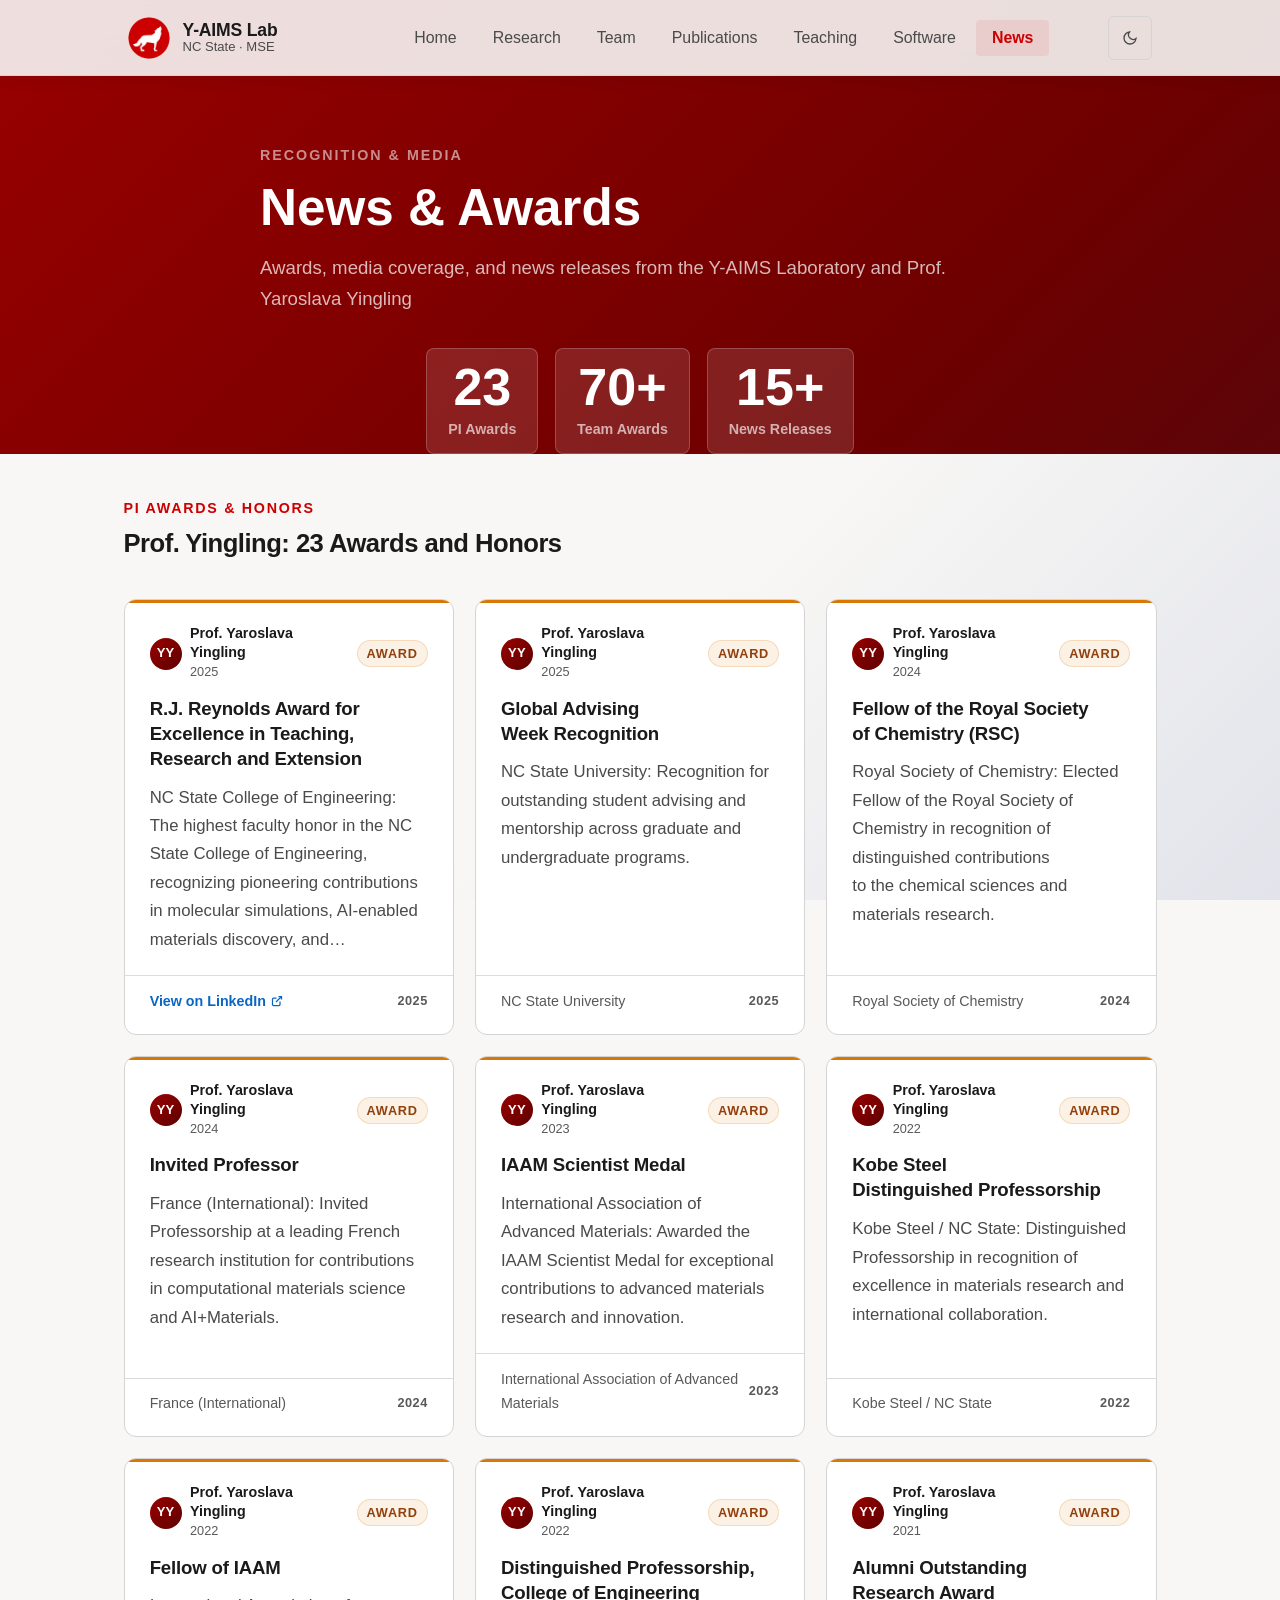
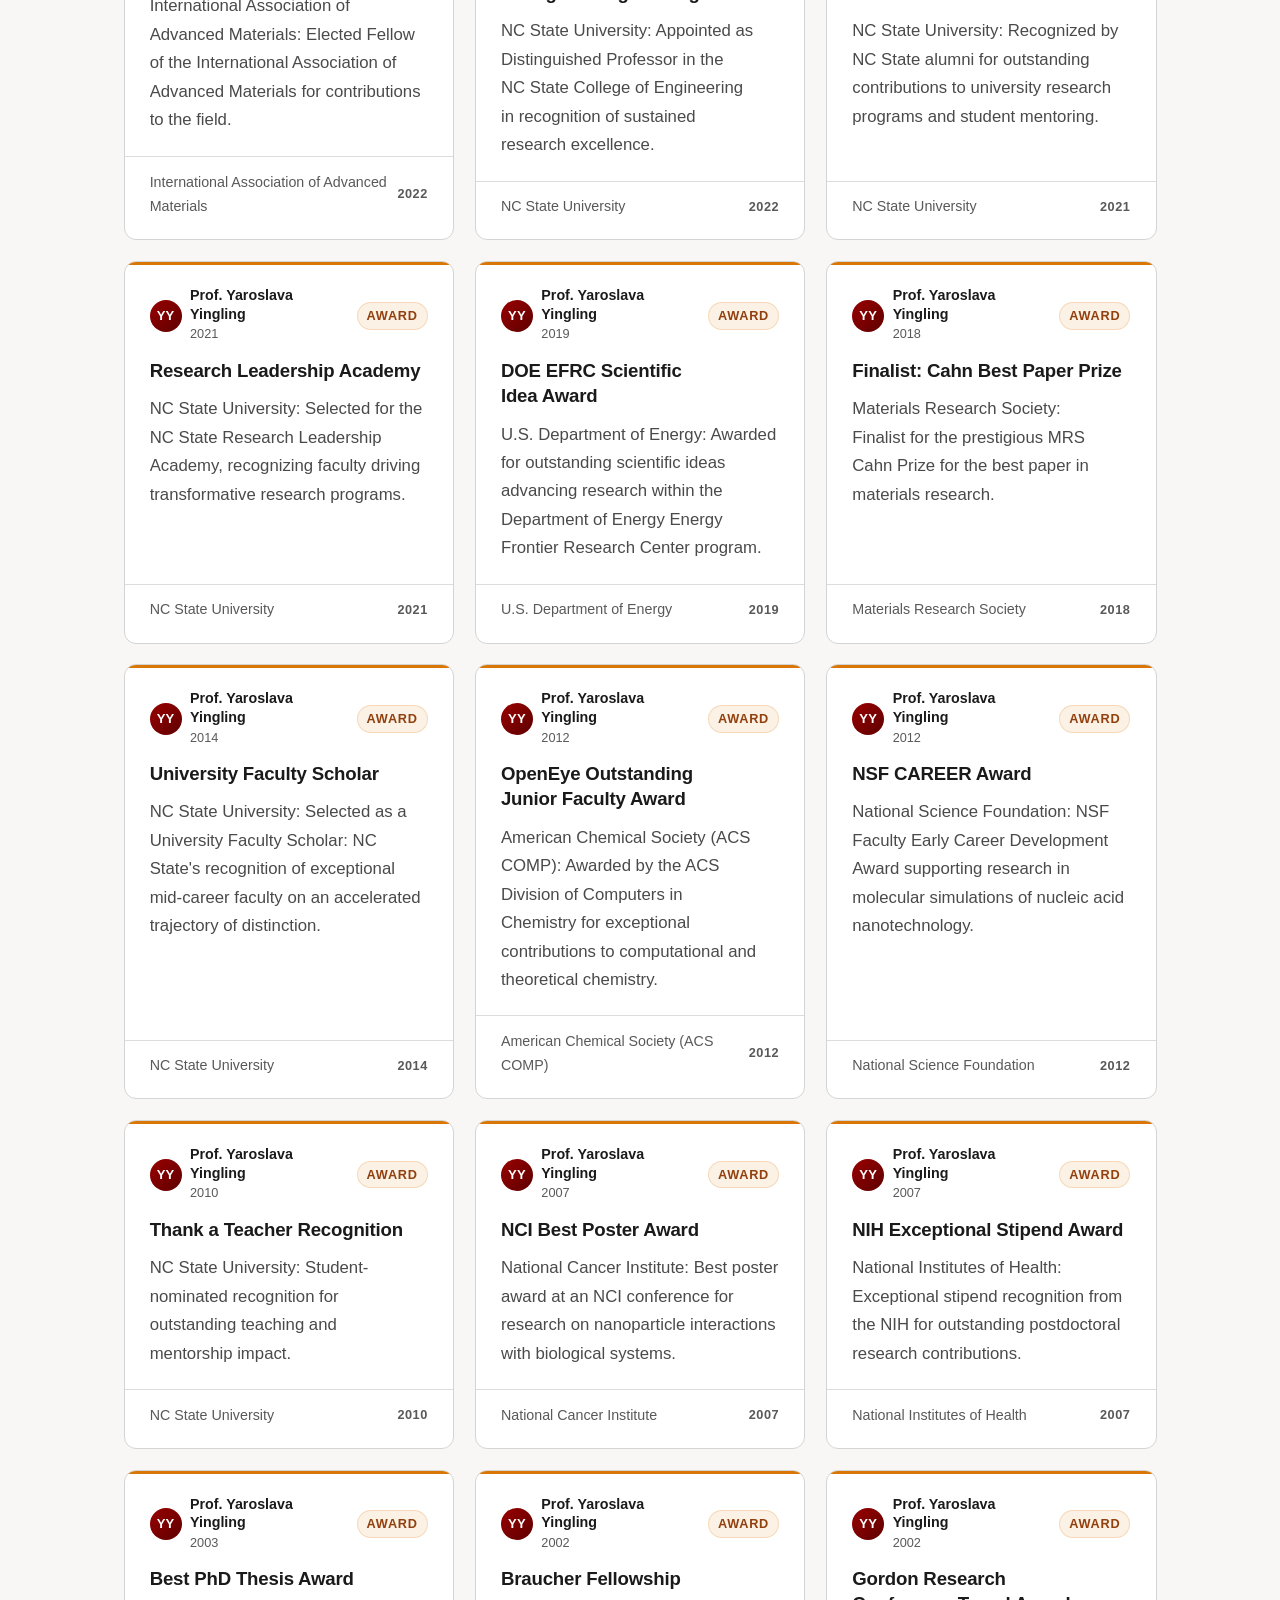
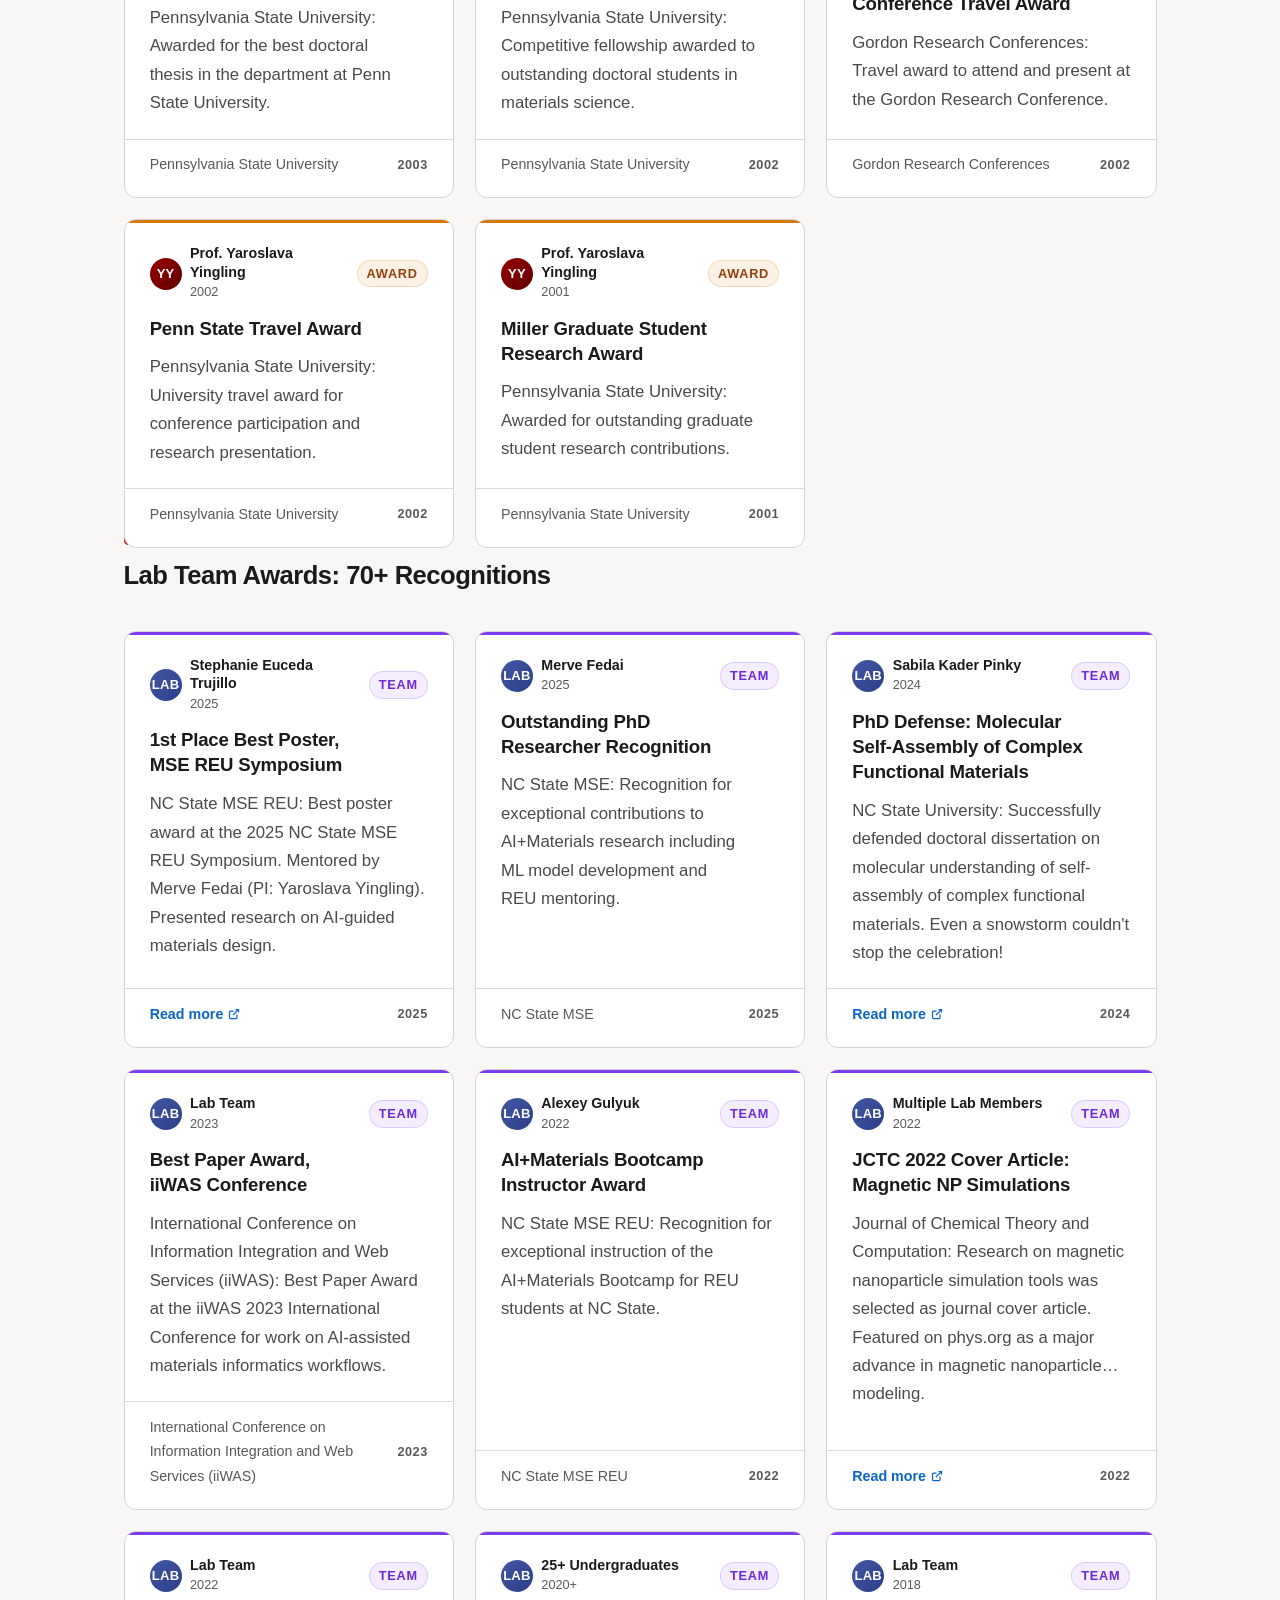
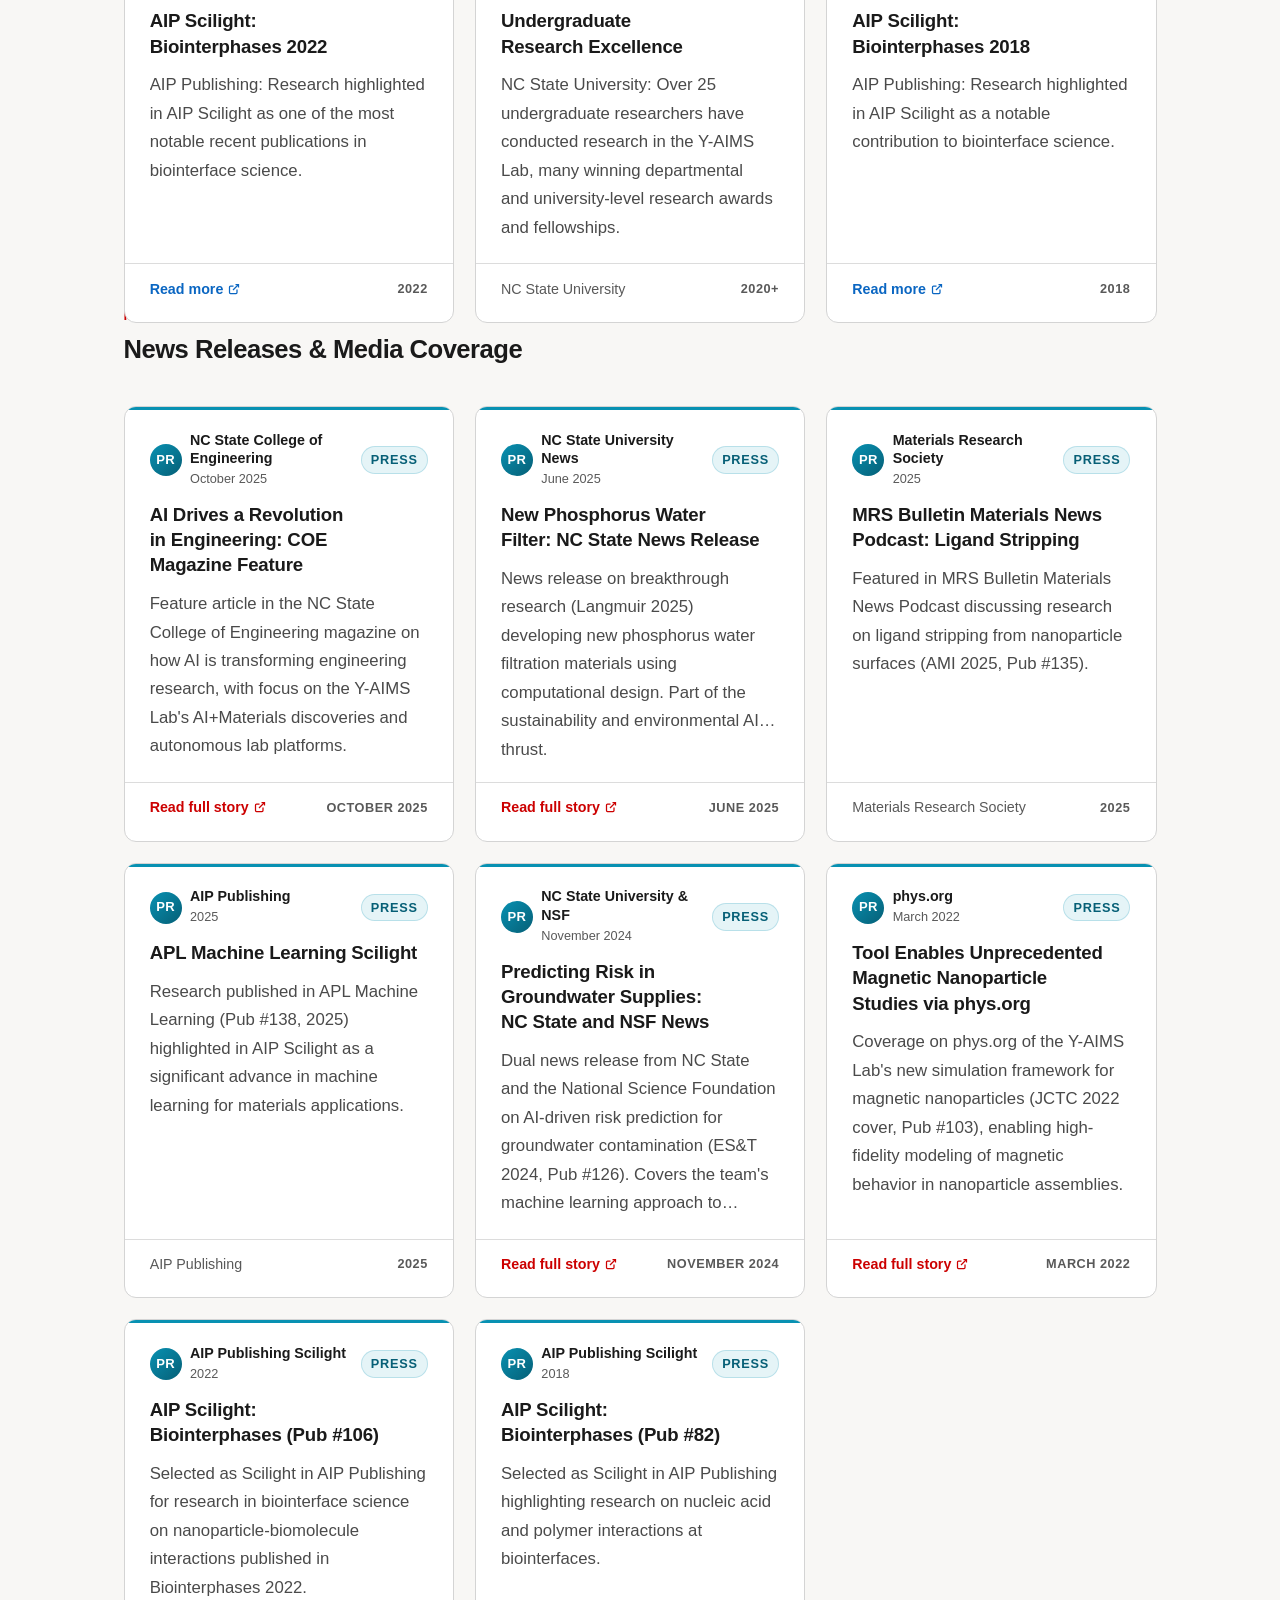
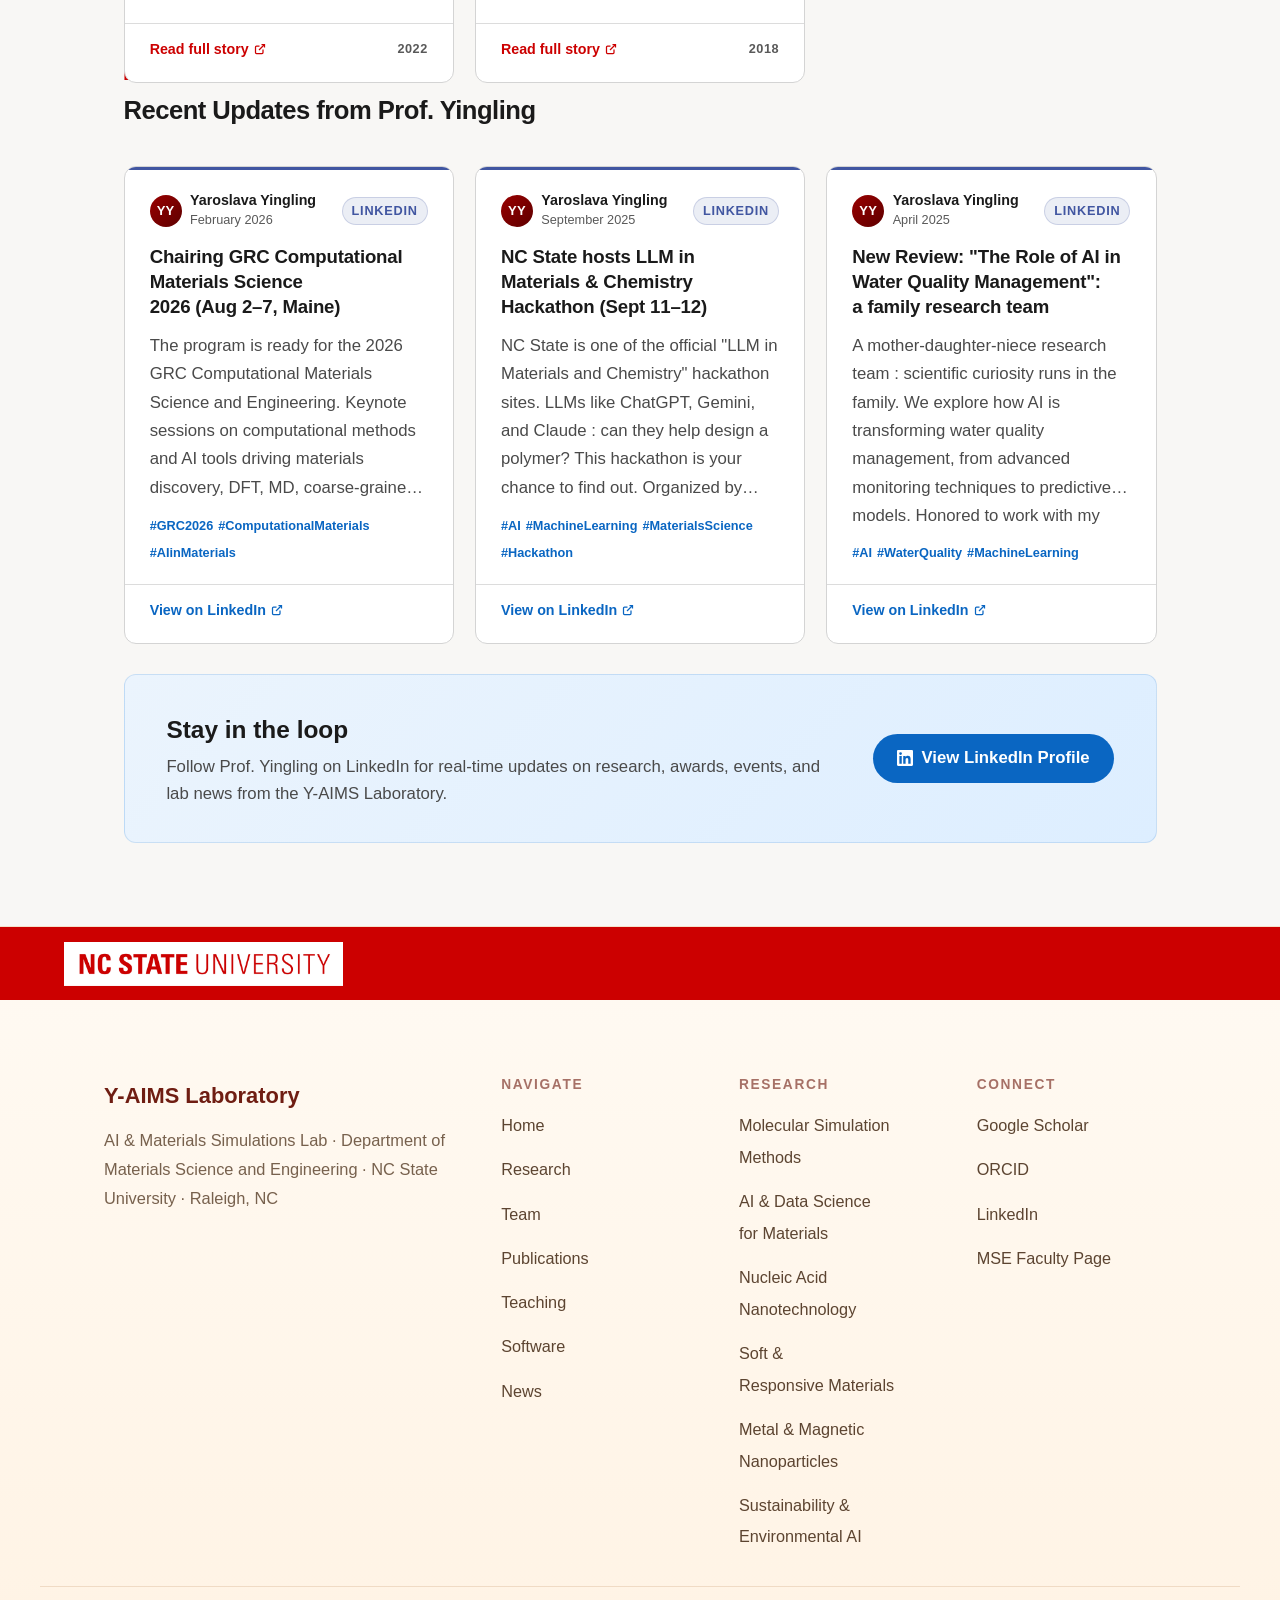
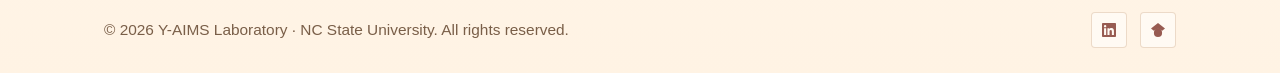
<file: news.html>
<!DOCTYPE html>
<html lang="en">
<head>
  <meta charset="UTF-8" />
  <meta name="viewport" content="width=device-width, initial-scale=1.0" />
  <title>News &amp; Awards — Y-AIMS Lab | NC State MSE</title>
  <meta name="description" content="Awards, news releases, and media coverage from the AIMS Laboratory at NC State University." />

  <link rel="stylesheet" href="https://cdn.ncsu.edu/brand-assets/fonts-2-0/include.css" />
  <link rel="stylesheet" href="https://cdn.ncsu.edu/brand-assets/fonts-2-0/include-roboto.css" />
  <link rel="stylesheet" href="css/tokens.css" />
  <link rel="stylesheet" href="css/base.css" />
  <link rel="stylesheet" href="css/animations.css" />
  <script>
    (function () {
      try {
        var t = localStorage.getItem('yaimsTheme');
        if (t !== 'dark' && t !== 'light') {
          t = window.matchMedia && window.matchMedia('(prefers-color-scheme: dark)').matches ? 'dark' : 'light';
        }
        document.documentElement.setAttribute('data-theme', t);
      } catch (e) { document.documentElement.setAttribute('data-theme', 'light'); }
    })();
  </script>

  <style>
    /* ─── PAGE HERO ─────────────────────────────────────────── */
    .news-hero { padding-top: calc(76px + var(--space-16)) !important; background: linear-gradient(135deg, #990000 0%, #5e0000 100%) !important; }
  .news-hero-ORIG {
      background: linear-gradient(135deg, var(--ncsu-red-dark) 0%, var(--ncsu-red-deepest) 100%);
      padding: var(--space-20) var(--space-8) var(--space-16);
      text-align: center;
      position: relative;
      overflow: hidden;
    }
    .news-hero::after {
      content: '';
      position: absolute;
      inset: 0;
      background: linear-gradient(135deg, transparent 60%, rgba(65,86,161,0.12) 100%);
      pointer-events: none;
    }
    .news-hero-inner {
      position: relative;
      z-index: 1;
      max-width: 760px;
      margin: 0 auto;
    }
    .news-hero-label {
      font-family: var(--font-display);
      font-size: var(--text-xs);
      font-weight: 700;
      letter-spacing: 0.14em;
      text-transform: uppercase;
      color: rgba(255,255,255,0.55);
      margin-bottom: var(--space-3);
    }
    .news-hero-title {
      font-family: var(--font-display);
      font-size: clamp(2rem, 4vw, 3.2rem);
      font-weight: 700;
      color: #fff;
      line-height: 1.1;
      margin-bottom: var(--space-4);
    }
    .news-hero-sub {
      font-size: var(--text-base);
      color: rgba(255,255,255,0.72);
      line-height: 1.65;
    }
    /* hero stats row */
    .news-hero-stats {
      display: flex;
      justify-content: center;
      gap: var(--space-4);
      flex-wrap: wrap;
      margin-top: var(--space-8);
    }
    .news-hero-stat {
      background: rgba(255,255,255,0.12);
      border: 1px solid rgba(255,255,255,0.2);
      border-radius: 8px;
      padding: var(--space-3) var(--space-5);
      text-align: center;
    }
    .news-hero-stat-num {
      font-family: var(--font-display);
      font-size: var(--text-2xl);
      font-weight: 800;
      color: #fff;
      line-height: 1;
    }
    .news-hero-stat-lbl {
      font-size: var(--text-xs);
      color: rgba(255,255,255,0.65);
      margin-top: 3px;
      font-weight: 600;
    }

    /* ─── FILTER TABS ────────────────────────────────────────── */
    .news-filter-bar {
      background: var(--color-surface);
      border-bottom: 1px solid var(--color-border);
      padding: var(--space-3) var(--space-8);
      position: sticky;
      top: 60px;
      z-index: 50;
    }
    .news-filter-inner {
      max-width: 1100px;
      margin: 0 auto;
      display: flex;
      gap: var(--space-2);
      flex-wrap: wrap;
      align-items: center;
    }
    .filter-btn {
      padding: 6px 16px;
      border-radius: 999px;
      border: 1px solid var(--color-border);
      background: transparent;
      font-family: var(--font-display);
      font-size: var(--text-sm);
      font-weight: 600;
      color: var(--color-text-muted);
      cursor: pointer;
      transition: background 0.15s, color 0.15s, border-color 0.15s;
    }
    .filter-btn:hover {
      background: var(--color-bg-subtle);
      color: var(--color-text);
    }
    .filter-btn.active {
      background: var(--ncsu-red);
      color: #fff;
      border-color: var(--ncsu-red);
    }

    /* ─── FEED LAYOUT ────────────────────────────────────────── */
    .news-main {
      max-width: 1100px;
      margin: 0 auto;
      padding: var(--space-10) var(--space-8) var(--space-20);
    }
    .news-section-label {
      font-family: var(--font-display);
      font-size: var(--text-xs);
      font-weight: 700;
      letter-spacing: 0.12em;
      text-transform: uppercase;
      color: var(--ncsu-red);
      margin: var(--space-10) 0 var(--space-2);
    }
    .news-section-label:first-child { margin-top: 0; }
    .news-section-title {
      font-family: var(--font-display);
      font-size: clamp(1.3rem, 2vw, 1.7rem);
      font-weight: 700;
      color: var(--color-text);
      margin-bottom: var(--space-5);
      letter-spacing: -0.02em;
    }
    .news-feed {
      display: grid;
      grid-template-columns: repeat(auto-fill, minmax(320px, 1fr));
      gap: var(--space-5);
    }

    /* ─── CARD ───────────────────────────────────────────────── */
    .li-card {
      background: var(--color-surface);
      border: 1px solid var(--color-border);
      border-radius: 12px;
      overflow: hidden;
      display: flex;
      flex-direction: column;
      transition: box-shadow 0.2s, transform 0.2s;
    }
    .li-card:hover {
      box-shadow: var(--shadow-lg);
      transform: translateY(-3px);
    }
    .li-card-bar { height: 3px; flex-shrink: 0; }
    .bar-award       { background: #D97706; }
    .bar-publication { background: var(--ncsu-red); }
    .bar-event       { background: var(--ncsu-blue); }
    .bar-people      { background: #7C3AED; }
    .bar-education   { background: var(--ncsu-teal); }
    .bar-research    { background: var(--ncsu-green); }
    .bar-media       { background: #0891B2; }

    .li-card-body {
      padding: var(--space-5) var(--space-6);
      display: flex;
      flex-direction: column;
      flex: 1;
      gap: var(--space-3);
    }
    .li-card-header {
      display: flex;
      align-items: center;
      justify-content: space-between;
      gap: var(--space-3);
    }
    .li-author-chip { display: flex; align-items: center; gap: var(--space-2); }
    .li-avatar {
      width: 32px; height: 32px; border-radius: 50%;
      background: linear-gradient(135deg, var(--ncsu-red-dark), var(--ncsu-red-deepest));
      display: flex; align-items: center; justify-content: center; flex-shrink: 0;
      font-family: var(--font-display); font-size: 0.78rem; font-weight: 700; color: #fff; letter-spacing: 0.02em;
    }
    .li-avatar-group {
      background: linear-gradient(135deg, #4156A1, #2d3f8a);
    }
    .li-avatar-media {
      background: linear-gradient(135deg, #0891B2, #065f76);
    }
    .li-author-name { font-size: var(--text-xs); font-weight: 700; color: var(--color-text); line-height: 1.3; }
    .li-author-date { font-size: 0.76rem; color: var(--color-text-faint); }
    .li-cat-badge {
      display: inline-block; padding: 2px 9px; border-radius: 999px;
      font-size: 0.76rem; font-weight: 700; letter-spacing: 0.06em; text-transform: uppercase;
      white-space: nowrap; flex-shrink: 0;
    }
    .cat-award       { background: rgba(217,119,6,0.1);   color: #92400E; border: 1px solid rgba(217,119,6,0.2); }
    .cat-publication { background: rgba(204,0,0,0.08);    color: var(--ncsu-red-dark); border: 1px solid rgba(204,0,0,0.18); }
    .cat-event       { background: rgba(65,86,161,0.1);   color: #4156A1; border: 1px solid rgba(65,86,161,0.2); }
    .cat-people      { background: rgba(124,58,237,0.09); color: #6D28D9; border: 1px solid rgba(124,58,237,0.18); }
    .cat-education   { background: rgba(0,132,115,0.09);  color: #006B5E; border: 1px solid rgba(0,132,115,0.18); }
    .cat-research    { background: rgba(111,125,28,0.1);  color: #4a5512; border: 1px solid rgba(111,125,28,0.2); }
    .cat-media       { background: rgba(8,145,178,0.1);   color: #065f76; border: 1px solid rgba(8,145,178,0.2); }

    [data-theme='dark'] .cat-award       { background: rgba(217,119,6,0.18);  color: #FCD34D; border-color: rgba(217,119,6,0.3); }
    [data-theme='dark'] .cat-publication { background: rgba(255,51,51,0.12); color: #ff8888; border-color: rgba(255,51,51,0.25); }
    [data-theme='dark'] .cat-event       { background: rgba(65,86,161,0.18); color: #8ca0f0; border-color: rgba(65,86,161,0.3); }
    [data-theme='dark'] .cat-people      { background: rgba(124,58,237,0.16);color: #c4b5fd; border-color: rgba(124,58,237,0.28); }
    [data-theme='dark'] .cat-education   { background: rgba(0,132,115,0.16); color: #4cc9b8; border-color: rgba(0,132,115,0.28); }
    [data-theme='dark'] .cat-research    { background: rgba(111,125,28,0.18);color: #b8cc50; border-color: rgba(111,125,28,0.3); }
    [data-theme='dark'] .cat-media       { background: rgba(8,145,178,0.18); color: #67e8f9; border-color: rgba(8,145,178,0.3); }

    .li-card-title {
      font-family: var(--font-display);
      font-size: var(--text-base);
      font-weight: 700;
      color: var(--color-text);
      line-height: 1.35;
      letter-spacing: -0.01em;
    }
    .li-card-excerpt {
      font-size: var(--text-sm);
      color: var(--color-text-muted);
      line-height: 1.7;
      flex: 1;
      display: -webkit-box;
      -webkit-line-clamp: 6;
      -webkit-box-orient: vertical;
      overflow: hidden;
    }
    .li-hashtags { display: flex; flex-wrap: wrap; gap: 5px; }
    .li-hashtag { font-size: 0.76rem; font-weight: 600; color: #0A66C2; text-decoration: none; transition: color 0.15s; }
    [data-theme='dark'] .li-hashtag { color: #60a5fa; }
    .li-hashtag:hover { text-decoration: underline; }

    .li-card-footer {
      display: flex; align-items: center; justify-content: space-between;
      padding: var(--space-3) var(--space-6) var(--space-5);
      border-top: 1px solid var(--color-divider); margin-top: auto;
    }
    .li-view-link {
      display: inline-flex; align-items: center; gap: 5px;
      font-size: var(--text-xs); font-weight: 700; color: #0A66C2;
      text-decoration: none; transition: color 0.15s, gap 0.15s;
      font-family: var(--font-display);
    }
    .li-view-link.red-link { color: var(--ncsu-red); }
    [data-theme='dark'] .li-view-link { color: #60a5fa; }
    .li-view-link:hover { gap: 8px; }

    /* ─── FOLLOW CTA ─────────────────────────────────────────── */
    .news-cta {
      margin-top: var(--space-12);
      background: linear-gradient(135deg, #EBF4FD 0%, #ddeeff 100%);
      border: 1px solid rgba(10,102,194,0.15);
      border-radius: 12px;
      padding: var(--space-8) var(--space-10);
      display: flex; align-items: center; justify-content: space-between;
      gap: var(--space-6); flex-wrap: wrap;
    }
    [data-theme='dark'] .news-cta { background: rgba(10,102,194,0.08); border-color: rgba(10,102,194,0.2); }
    .news-cta-text strong {
      display: block; font-family: var(--font-display); font-size: var(--text-lg);
      font-weight: 700; color: var(--color-text); margin-bottom: var(--space-1);
    }
    .news-cta-text p { font-size: var(--text-sm); color: var(--color-text-muted); line-height: 1.6; }
    .li-follow-btn {
      display: inline-flex; align-items: center; gap: var(--space-2);
      padding: 8px 18px; background: #0A66C2; color: #fff; border-radius: 999px;
      font-family: var(--font-display); font-size: var(--text-sm); font-weight: 700;
      text-decoration: none; transition: background 0.18s, transform 0.18s;
      white-space: nowrap; border: none; cursor: pointer;
    }
    .li-follow-btn:hover { background: #004182; transform: translateY(-1px); }

    /* ─── RESPONSIVE ─────────────────────────────────────────── */
    @media (max-width: 768px) {
      .news-main { padding: var(--space-8) var(--space-4) var(--space-16); }
      .news-filter-bar { padding: var(--space-3) var(--space-4); top: 56px; }
      .news-cta { flex-direction: column; }
    }
    @media (max-width: 480px) {
      .news-feed { grid-template-columns: 1fr; }
    }

/* ─── CONSISTENT NAV / FOOTER ────────────────────────────── */
.site-nav { position: fixed; top: 0; left: 0; right: 0; z-index: 200; height: 76px; display: flex; align-items: center; padding-inline: clamp(1rem,5vw,4rem); background: color-mix(in srgb, var(--color-bg) 90%, transparent); backdrop-filter: blur(20px); -webkit-backdrop-filter: blur(20px); border-bottom: 1px solid var(--color-border); transition: box-shadow 0.3s; }
.site-nav.scrolled { box-shadow: 0 2px 16px rgba(0,0,0,0.08); }
.nav-inner { width: 100%; max-width: 1200px; margin-inline: auto; display: flex; align-items: center; gap: 2rem; }
.nav-logo { display: flex; align-items: center; gap: 0.75rem; text-decoration: none; flex-shrink: 0; }
.nav-wolf-img { width: 42px; height: 42px; border-radius: 50%; object-fit: cover; }
.nav-logo-text { display: flex; flex-direction: column; line-height: 1.1; }
.lab-name { font-family: var(--font-display); font-size: 1.05rem; font-weight: 700; color: var(--color-text); letter-spacing: -0.01em; }
.lab-dept { font-size: 0.78rem; color: var(--color-text-muted); }
.nav-links { display: flex; align-items: center; gap: 0.25rem; list-style: none; margin-left: auto; }
.nav-links a { font-size: 0.95rem; font-weight: 500; color: var(--color-text-muted); padding: 0.55rem 0.95rem; border-radius: 4px; text-decoration: none; transition: color 0.2s, background 0.2s; }
.nav-links a:hover, .nav-links a.active { color: var(--ncsu-red); background: var(--color-primary-highlight); }
.nav-links a.active { font-weight: 600; }
.btn-theme { display: flex; align-items: center; justify-content: center; width: 40px; height: 40px; border-radius: 6px; border: 1px solid var(--color-border); background: transparent; color: var(--color-text-muted); cursor: pointer; margin-left: 0.5rem; transition: all 0.2s; }
.btn-theme:hover { color: var(--color-text); background: var(--color-surface-offset); }
.nav-hamburger { display: none; flex-direction: column; gap: 5px; width: 36px; height: 36px; align-items: center; justify-content: center; border-radius: 6px; border: 1px solid var(--color-border); background: transparent; cursor: pointer; margin-left: auto; }
.nav-hamburger span { display: block; width: 18px; height: 1.5px; background: var(--color-text-muted); border-radius: 2px; }
.nav-mobile { display: none; flex-direction: column; gap: 0.25rem; padding: 1rem; border-top: 1px solid var(--color-border); background: var(--color-bg); }
.nav-mobile a { font-size: 1rem; font-weight: 500; color: var(--color-text-muted); padding: 0.75rem 1rem; border-radius: 6px; text-decoration: none; }
.nav-mobile a:hover, .nav-mobile a.active { color: var(--ncsu-red); background: var(--color-primary-highlight); }
@media (max-width: 768px) { .nav-links { display: none; } .nav-actions .btn-theme { display: none; } .nav-hamburger { display: flex; } .nav-mobile.open { display: flex; } }
.skip-link { position: absolute; top: -100%; left: 1rem; z-index: 9999; padding: 0.75rem 1.25rem; background: var(--ncsu-red); color: #fff; font-weight: 700; border-radius: 0 0 6px 6px; text-decoration: none; transition: top 0.15s; }
.skip-link:focus { top: 0; }
.reveal { opacity: 0; transform: translateY(20px); transition: opacity 0.65s cubic-bezier(0.16,1,0.3,1), transform 0.65s cubic-bezier(0.16,1,0.3,1); }
.reveal.visible { opacity: 1; transform: none; }
@media (prefers-reduced-motion: reduce) { *, *::before, *::after { animation-duration: 0.01ms !important; transition-duration: 0.01ms !important; } .reveal { opacity: 1 !important; transform: none !important; } }

  </style>
</head>
<body>
<a href="#main-content" class="skip-link">Skip to main content</a>

<script src="https://cdn.ncsu.edu/brand-assets/utility-bar/v3/ncstate-utility-bar.js"></script>
<nav class="site-nav" id="site-nav" role="navigation" aria-label="Main navigation">
  <div class="nav-inner">
    <a href="index.html" class="nav-logo" aria-label="Y-AIMS Lab home">
      <img src="assets/ncsu/circle-wolf-400.png" alt="NC State wolf mark" class="nav-wolf-img" width="34" height="34" loading="eager" />
      <div class="nav-logo-text">
        <span class="lab-name">Y-AIMS Lab</span>
        <span class="lab-dept">NC State · MSE</span>
      </div>
    </a>
    <ul class="nav-links" role="list">
      <li><a href="index.html">Home</a></li>
      <li><a href="research.html">Research</a></li>
      <li><a href="team.html">Team</a></li>
      <li><a href="publications.html">Publications</a></li>
      <li><a href="teaching.html">Teaching</a></li>
      <li><a href="software.html">Software</a></li>
      <li><a href="news.html" class="active" aria-current="page">News</a></li>
    </ul>
    <div class="nav-actions" style="display:flex;align-items:center;">
      <button class="btn-theme" data-theme-toggle aria-label="Toggle dark mode"></button>
    </div>
    <button class="nav-hamburger" aria-label="Open menu" aria-expanded="false">
      <span></span><span></span><span></span>
    </button>
  </div>
  <div class="nav-mobile" id="nav-mobile">
    <a href="index.html">Home</a>
    <a href="research.html">Research</a>
    <a href="team.html">Team</a>
    <a href="publications.html">Publications</a>
    <a href="teaching.html">Teaching</a>
    <a href="software.html">Software</a>
    <a href="news.html">News</a>
  </div>
</nav>

<!-- HERO -->
<header class="news-hero">
  <div class="news-hero-inner">
    <div class="news-hero-label" aria-hidden="true">Recognition &amp; Media</div>
    <h1 class="news-hero-title">News &amp; Awards</h1>
    <p class="news-hero-sub">Awards, media coverage, and news releases from the Y-AIMS Laboratory and Prof. Yaroslava Yingling</p>
    <div class="news-hero-stats">
      <div class="news-hero-stat">
        <div class="news-hero-stat-num">23</div>
        <div class="news-hero-stat-lbl">PI Awards</div>
      </div>
      <div class="news-hero-stat">
        <div class="news-hero-stat-num">70+</div>
        <div class="news-hero-stat-lbl">Team Awards</div>
      </div>
      <div class="news-hero-stat">
        <div class="news-hero-stat-num">15+</div>
        <div class="news-hero-stat-lbl">News Releases</div>
      </div>
    </div>
  </div>
</header>

<!-- MAIN -->
<main id="main-content" tabindex="-1" class="news-main">

  <!-- PI AWARDS -->
  <div class="news-section-label">PI Awards &amp; Honors</div>
  <h2 class="news-section-title">Prof. Yingling: 23 Awards and Honors</h2>
  <div class="news-feed" id="newsFeedPI"></div>

  <!-- GROUP AWARDS -->
  <div class="news-section-label" style="margin-top:var(--space-14)">Group Member Awards</div>
  <h2 class="news-section-title">Lab Team Awards: 70+ Recognitions</h2>
  <div class="news-feed" id="newsFeedGroup"></div>

  <!-- NEWS RELEASES -->
  <div class="news-section-label" style="margin-top:var(--space-14)">Media &amp; Press</div>
  <h2 class="news-section-title">News Releases &amp; Media Coverage</h2>
  <div class="news-feed" id="newsFeedMedia"></div>

  <!-- RECENT LINKEDIN POSTS -->
  <div class="news-section-label" style="margin-top:var(--space-14)">LinkedIn</div>
  <h2 class="news-section-title">Recent Updates from Prof. Yingling</h2>
  <div class="news-feed" id="newsFeedLinkedIn"></div>

  <!-- Follow CTA -->
  <div class="news-cta">
    <div class="news-cta-text">
      <strong>Stay in the loop</strong>
      <p>Follow Prof. Yingling on LinkedIn for real-time updates on research, awards, events, and lab news from the Y-AIMS Laboratory.</p>
    </div>
    <a href="https://www.linkedin.com/in/yaroslava-yingling" target="_blank" rel="noopener" class="li-follow-btn" style="font-size:var(--text-sm);padding:10px 24px;">
      <svg width="16" height="16" viewBox="0 0 24 24" fill="currentColor"><path d="M20.447 20.452h-3.554v-5.569c0-1.328-.027-3.037-1.852-3.037-1.853 0-2.136 1.445-2.136 2.939v5.667H9.351V9h3.414v1.561h.046c.477-.9 1.637-1.85 3.37-1.85 3.601 0 4.267 2.37 4.267 5.455v6.286zM5.337 7.433a2.062 2.062 0 0 1-2.063-2.065 2.064 2.064 0 1 1 2.063 2.065zm1.782 13.019H3.555V9h3.564v11.452zM22.225 0H1.771C.792 0 0 .774 0 1.729v20.542C0 23.227.792 24 1.771 24h20.451C23.2 24 24 23.227 24 22.271V1.729C24 .774 23.2 0 22.222 0h.003z"/></svg>
      View LinkedIn Profile
    </a>
  </div>
</main>

<footer class="site-footer" role="contentinfo">
  <div class="footer-ncsu-bar">
    <img src="assets/ncsu/brick-white-on-red-web.png" alt="NC State University" class="footer-brick-logo" loading="lazy" />
  </div>
  <div class="footer-body">
    <div>
      <div class="footer-brand-name">Y-AIMS Laboratory</div>
      <p class="footer-brand-desc">AI &amp; Materials Simulations Lab · Department of Materials Science and Engineering · NC State University · Raleigh, NC</p>
    </div>
    <div class="footer-col">
      <h4>Navigate</h4>
      <ul role="list">
        <li><a href="index.html">Home</a></li>
        <li><a href="research.html">Research</a></li>
        <li><a href="team.html">Team</a></li>
        <li><a href="publications.html">Publications</a></li>
        <li><a href="teaching.html">Teaching</a></li>
        <li><a href="software.html">Software</a></li>
        <li><a href="news.html">News</a></li>
      </ul>
    </div>
    <div class="footer-col">
      <h4>Research</h4>
      <ul role="list">
        <li><a href="research.html#molecular-sims">Molecular Simulation Methods</a></li>
        <li><a href="research.html#ai">AI &amp; Data Science for Materials</a></li>
        <li><a href="research.html#nucleic-acid">Nucleic Acid Nanotechnology</a></li>
        <li><a href="research.html#soft-responsive">Soft &amp; Responsive Materials</a></li>
        <li><a href="research.html#nanoparticles">Metal &amp; Magnetic Nanoparticles</a></li>
        <li><a href="research.html#sustainability">Sustainability &amp; Environmental AI</a></li>
      </ul>
    </div>
    <div class="footer-col">
      <h4>Connect</h4>
      <ul role="list">
        <li><a href="https://scholar.google.com/citations?user=2UN_tCAAAAAJ" target="_blank">Google Scholar</a></li>
        <li><a href="https://orcid.org/0000-0002-8557-9992" target="_blank">ORCID</a></li>
        <li><a href="https://www.linkedin.com/in/yaroslava-yingling" target="_blank">LinkedIn</a></li>
        <li><a href="https://www.mse.ncsu.edu/yingling/" target="_blank">MSE Faculty Page</a></li>
      </ul>
    </div>
  </div>
  <div class="footer-bottom">
    <p>© 2026 Y-AIMS Laboratory · NC State University. All rights reserved.</p>
    <div class="footer-socials">
      <a href="https://www.linkedin.com/in/yaroslava-yingling" target="_blank" rel="noopener" aria-label="LinkedIn" class="footer-social-link">
        <svg width="14" height="14" viewBox="0 0 24 24" fill="currentColor"><path d="M20.447 20.452h-3.554v-5.569c0-1.328-.027-3.037-1.852-3.037-1.853 0-2.136 1.445-2.136 2.939v5.667H9.351V9h3.414v1.561h.046c.477-.9 1.637-1.85 3.37-1.85 3.601 0 4.267 2.37 4.267 5.455v6.286zM5.337 7.433a2.062 2.062 0 0 1-2.063-2.065 2.064 2.064 0 1 1 2.063 2.065zm1.782 13.019H3.555V9h3.564v11.452zM22.225 0H1.771C.792 0 0 .774 0 1.729v20.542C0 23.227.792 24 1.771 24h20.451C23.2 24 24 23.227 24 22.271V1.729C24 .774 23.2 0 22.222 0h.003z"/></svg>
      </a>
      <a href="https://scholar.google.com/citations?user=2UN_tCAAAAAJ" target="_blank" rel="noopener" aria-label="Google Scholar" class="footer-social-link">
        <svg width="14" height="14" viewBox="0 0 24 24" fill="currentColor"><path d="M12 24a7 7 0 1 1 0-14 7 7 0 0 1 0 14zm0-24L0 9.5l4.838 3.94A8 8 0 0 1 12 10a8 8 0 0 1 7.162 3.44L24 9.5z"/></svg>
      </a>
    </div>
  </div>
</footer>

<script>
(function () {
  const nav = document.getElementById('site-nav');
  const hamburger = document.querySelector('.nav-hamburger');
  const mobileNav = document.getElementById('nav-mobile');
  const root = document.documentElement;
  const toggles = document.querySelectorAll('[data-theme-toggle]');
  function getAutoTheme() {
    return 'light';
  }
  let theme = localStorage.getItem('yaimsTheme') || getAutoTheme();
  function applyTheme(t) {
    root.setAttribute('data-theme', t);
    const sun = '<svg width="16" height="16" viewBox="0 0 24 24" fill="none" stroke="currentColor" stroke-width="2"><circle cx="12" cy="12" r="5"/><path d="M12 1v2M12 21v2M4.22 4.22l1.42 1.42M18.36 18.36l1.42 1.42M1 12h2M21 12h2M4.22 19.78l1.42-1.42M18.36 5.64l1.42-1.42"/></svg>';
    const moon = '<svg width="16" height="16" viewBox="0 0 24 24" fill="none" stroke="currentColor" stroke-width="2"><path d="M21 12.79A9 9 0 1 1 11.21 3 7 7 0 0 0 21 12.79z"/></svg>';
    toggles.forEach(btn => { btn.innerHTML = t === 'dark' ? sun : moon; btn.setAttribute('aria-label', 'Switch to ' + (t === 'dark' ? 'light' : 'dark') + ' mode'); });
  }
  applyTheme(theme);
  toggles.forEach(btn => { btn.addEventListener('click', () => { theme = theme === 'dark' ? 'light' : 'dark'; localStorage.setItem('yaimsTheme', theme); applyTheme(theme); }); });
  if (nav) {
    const s = Object.assign(document.createElement('div'), {style:'position:absolute;top:0;left:0;width:1px;height:1px;pointer-events:none'});
    document.body.prepend(s);
    new IntersectionObserver(([e]) => nav.classList.toggle('scrolled', e.intersectionRatio < 1), {threshold:[1],rootMargin:'-1px 0px 0px 0px'}).observe(s);
  }
  if (hamburger) hamburger.addEventListener('click', () => { const open = mobileNav.classList.toggle('open'); hamburger.setAttribute('aria-expanded', open); });
  if (!window.matchMedia('(prefers-reduced-motion: reduce)').matches) {
    const obs = new IntersectionObserver(entries => { entries.forEach(e => { if (e.isIntersecting) { e.target.classList.add('visible'); obs.unobserve(e.target); } }); }, {threshold:0.08,rootMargin:'0px 0px -30px 0px'});
    document.querySelectorAll('.reveal, .fade-in').forEach(el => obs.observe(el));
  }
})();
</script>
<script>
/* ── PI AWARDS DATA ──────────────────────────────────────────── */
const PI_AWARDS = [
  { year: '2025', title: 'R.J. Reynolds Award for Excellence in Teaching, Research and Extension', org: 'NC State College of Engineering', desc: 'The highest faculty honor in the NC State College of Engineering, recognizing pioneering contributions in molecular simulations, AI-enabled materials discovery, and interdisciplinary science.', url: 'https://www.linkedin.com/posts/yaroslava-yingling_i-am-incredibly-thankful-for-this-recognition-activity-7396671391502135296-XpXZ' },
  { year: '2025', title: 'Global Advising Week Recognition', org: 'NC State University', desc: 'Recognition for outstanding student advising and mentorship across graduate and undergraduate programs.', url: '' },
  { year: '2024', title: 'Fellow of the Royal Society of Chemistry (RSC)', org: 'Royal Society of Chemistry', desc: 'Elected Fellow of the Royal Society of Chemistry in recognition of distinguished contributions to the chemical sciences and materials research.', url: '' },
  { year: '2024', title: 'Invited Professor', org: 'France (International)', desc: 'Invited Professorship at a leading French research institution for contributions in computational materials science and AI+Materials.', url: '' },
  { year: '2023', title: 'IAAM Scientist Medal', org: 'International Association of Advanced Materials', desc: 'Awarded the IAAM Scientist Medal for exceptional contributions to advanced materials research and innovation.', url: '' },
  { year: '2022', title: 'Kobe Steel Distinguished Professorship', org: 'Kobe Steel / NC State', desc: 'Distinguished Professorship in recognition of excellence in materials research and international collaboration.', url: '' },
  { year: '2022', title: 'Fellow of IAAM', org: 'International Association of Advanced Materials', desc: 'Elected Fellow of the International Association of Advanced Materials for contributions to the field.', url: '' },
  { year: '2022', title: 'Distinguished Professorship, College of Engineering', org: 'NC State University', desc: 'Appointed as Distinguished Professor in the NC State College of Engineering in recognition of sustained research excellence.', url: '' },
  { year: '2021', title: 'Alumni Outstanding Research Award', org: 'NC State University', desc: 'Recognized by NC State alumni for outstanding contributions to university research programs and student mentoring.', url: '' },
  { year: '2021', title: 'Research Leadership Academy', org: 'NC State University', desc: 'Selected for the NC State Research Leadership Academy, recognizing faculty driving transformative research programs.', url: '' },
  { year: '2019', title: 'DOE EFRC Scientific Idea Award', org: 'U.S. Department of Energy', desc: 'Awarded for outstanding scientific ideas advancing research within the Department of Energy Energy Frontier Research Center program.', url: '' },
  { year: '2018', title: 'Finalist: Cahn Best Paper Prize', org: 'Materials Research Society', desc: 'Finalist for the prestigious MRS Cahn Prize for the best paper in materials research.', url: '' },
  { year: '2014', title: 'University Faculty Scholar', org: 'NC State University', desc: 'Selected as a University Faculty Scholar: NC State\'s recognition of exceptional mid-career faculty on an accelerated trajectory of distinction.', url: '' },
  { year: '2012', title: 'OpenEye Outstanding Junior Faculty Award', org: 'American Chemical Society (ACS COMP)', desc: 'Awarded by the ACS Division of Computers in Chemistry for exceptional contributions to computational and theoretical chemistry.', url: '' },
  { year: '2012', title: 'NSF CAREER Award', org: 'National Science Foundation', desc: 'NSF Faculty Early Career Development Award supporting research in molecular simulations of nucleic acid nanotechnology.', url: '' },
  { year: '2010', title: 'Thank a Teacher Recognition', org: 'NC State University', desc: 'Student-nominated recognition for outstanding teaching and mentorship impact.', url: '' },
  { year: '2007', title: 'NCI Best Poster Award', org: 'National Cancer Institute', desc: 'Best poster award at an NCI conference for research on nanoparticle interactions with biological systems.', url: '' },
  { year: '2007', title: 'NIH Exceptional Stipend Award', org: 'National Institutes of Health', desc: 'Exceptional stipend recognition from the NIH for outstanding postdoctoral research contributions.', url: '' },
  { year: '2003', title: 'Best PhD Thesis Award', org: 'Pennsylvania State University', desc: 'Awarded for the best doctoral thesis in the department at Penn State University.', url: '' },
  { year: '2002', title: 'Braucher Fellowship', org: 'Pennsylvania State University', desc: 'Competitive fellowship awarded to outstanding doctoral students in materials science.', url: '' },
  { year: '2002', title: 'Gordon Research Conference Travel Award', org: 'Gordon Research Conferences', desc: 'Travel award to attend and present at the Gordon Research Conference.', url: '' },
  { year: '2002', title: 'Penn State Travel Award', org: 'Pennsylvania State University', desc: 'University travel award for conference participation and research presentation.', url: '' },
  { year: '2001', title: 'Miller Graduate Student Research Award', org: 'Pennsylvania State University', desc: 'Awarded for outstanding graduate student research contributions.', url: '' },
];

/* ── GROUP MEMBER AWARDS DATA ────────────────────────────────── */
const GROUP_AWARDS = [
  { year: '2025', member: 'Stephanie Euceda Trujillo', title: '1st Place Best Poster, MSE REU Symposium', org: 'NC State MSE REU', desc: 'Best poster award at the 2025 NC State MSE REU Symposium. Mentored by Merve Fedai (PI: Yaroslava Yingling). Presented research on AI-guided materials design.', url: 'https://www.linkedin.com/posts/yaroslava-yingling_reu-materialsscience-ai-activity-7357064475994144768-MRnp' },
  { year: '2025', member: 'Merve Fedai', title: 'Outstanding PhD Researcher Recognition', org: 'NC State MSE', desc: 'Recognition for exceptional contributions to AI+Materials research including ML model development and REU mentoring.', url: '' },
  { year: '2024', member: 'Sabila Kader Pinky', title: 'PhD Defense: Molecular Self-Assembly of Complex Functional Materials', org: 'NC State University', desc: 'Successfully defended doctoral dissertation on molecular understanding of self-assembly of complex functional materials. Even a snowstorm couldn\'t stop the celebration!', url: 'https://www.linkedin.com/posts/yaroslava-yingling_yinglingresearchgroup-ncstate-phd-activity-7298096622691864578-R8Ls' },
  { year: '2023', member: 'Lab Team', title: 'Best Paper Award, iiWAS Conference', org: 'International Conference on Information Integration and Web Services (iiWAS)', desc: 'Best Paper Award at the iiWAS 2023 International Conference for work on AI-assisted materials informatics workflows.', url: '' },
  { year: '2022', member: 'Alexey Gulyuk', title: 'AI+Materials Bootcamp Instructor Award', org: 'NC State MSE REU', desc: 'Recognition for exceptional instruction of the AI+Materials Bootcamp for REU students at NC State.', url: '' },
  { year: '2022', member: 'Multiple Lab Members', title: 'JCTC 2022 Cover Article: Magnetic NP Simulations', org: 'Journal of Chemical Theory and Computation', desc: 'Research on magnetic nanoparticle simulation tools was selected as journal cover article. Featured on phys.org as a major advance in magnetic nanoparticle modeling.', url: 'https://phys.org/news/2022-03-tool-unprecedented-magnetic-nanoparticles.html' },
  { year: '2022', member: 'Lab Team', title: 'AIP Scilight: Biointerphases 2022', org: 'AIP Publishing', desc: 'Research highlighted in AIP Scilight as one of the most notable recent publications in biointerface science.', url: 'https://aip.scitation.org/doi/10.1063/10.0014998' },
  { year: '2020+', member: '25+ Undergraduates', title: 'Undergraduate Research Excellence', org: 'NC State University', desc: 'Over 25 undergraduate researchers have conducted research in the Y-AIMS Lab, many winning departmental and university-level research awards and fellowships.', url: '' },
  { year: '2018', member: 'Lab Team', title: 'AIP Scilight: Biointerphases 2018', org: 'AIP Publishing', desc: 'Research highlighted in AIP Scilight as a notable contribution to biointerface science.', url: 'https://aip.scitation.org/doi/10.1063/1.5081027' },
];

/* ── NEWS RELEASES & MEDIA DATA ──────────────────────────────── */
const MEDIA_POSTS = [
  { date: 'October 2025', title: 'AI Drives a Revolution in Engineering: COE Magazine Feature', org: 'NC State College of Engineering', desc: 'Feature article in the NC State College of Engineering magazine on how AI is transforming engineering research, with focus on the Y-AIMS Lab\'s AI+Materials discoveries and autonomous lab platforms.', url: 'https://engr.ncsu.edu/news/2025/10/21/ai-drives-a-revolution-in-engineering/' },
  { date: 'June 2025', title: 'New Phosphorus Water Filter: NC State News Release', org: 'NC State University News', desc: 'News release on breakthrough research (Langmuir 2025) developing new phosphorus water filtration materials using computational design. Part of the sustainability and environmental AI thrust.', url: 'https://news.ncsu.edu/2025/06/new-phosphorus-water-filter/' },
  { date: '2025', title: 'MRS Bulletin Materials News Podcast: Ligand Stripping', org: 'Materials Research Society', desc: 'Featured in MRS Bulletin Materials News Podcast discussing research on ligand stripping from nanoparticle surfaces (AMI 2025, Pub #135).', url: '' },
  { date: '2025', title: 'APL Machine Learning Scilight', org: 'AIP Publishing', desc: 'Research published in APL Machine Learning (Pub #138, 2025) highlighted in AIP Scilight as a significant advance in machine learning for materials applications.', url: '' },
  { date: 'November 2024', title: 'Predicting Risk in Groundwater Supplies: NC State and NSF News', org: 'NC State University & NSF', desc: 'Dual news release from NC State and the National Science Foundation on AI-driven risk prediction for groundwater contamination (ES&T 2024, Pub #126). Covers the team\'s machine learning approach to environmental materials safety.', url: 'https://news.ncsu.edu/2024/11/predicting-risk-in-groundwater-supplies/' },
  { date: 'March 2022', title: 'Tool Enables Unprecedented Magnetic Nanoparticle Studies via phys.org', org: 'phys.org', desc: 'Coverage on phys.org of the Y-AIMS Lab\'s new simulation framework for magnetic nanoparticles (JCTC 2022 cover, Pub #103), enabling high-fidelity modeling of magnetic behavior in nanoparticle assemblies.', url: 'https://phys.org/news/2022-03-tool-unprecedented-magnetic-nanoparticles.html' },
  { date: '2022', title: 'AIP Scilight: Biointerphases (Pub #106)', org: 'AIP Publishing Scilight', desc: 'Selected as Scilight in AIP Publishing for research in biointerface science on nanoparticle-biomolecule interactions published in Biointerphases 2022.', url: 'https://aip.scitation.org/doi/10.1063/10.0014998' },
  { date: '2018', title: 'AIP Scilight: Biointerphases (Pub #82)', org: 'AIP Publishing Scilight', desc: 'Selected as Scilight in AIP Publishing highlighting research on nucleic acid and polymer interactions at biointerfaces.', url: 'https://aip.scitation.org/doi/10.1063/1.5081027' },
];

/* ── LINKEDIN POSTS DATA ─────────────────────────────────────── */
const LINKEDIN_POSTS = [
  { date: 'February 2026', title: 'Chairing GRC Computational Materials Science 2026 (Aug 2–7, Maine)', excerpt: 'The program is ready for the 2026 GRC Computational Materials Science and Engineering. Keynote sessions on computational methods and AI tools driving materials discovery, DFT, MD, coarse-grained modeling, and AI\'s expanding role. Speakers include Berend Smit, Anna Balazs, Rampi Ramprasad, Heather Kulik, Markus Buehler, and more.', tags: ['#GRC2026', '#ComputationalMaterials', '#AIinMaterials'], url: 'https://www.linkedin.com/posts/yaroslava-yingling_grc2026-grc2026-computationalmaterials-activity-7425020197507563520-ir1x' },
  { date: 'September 2025', title: 'NC State hosts LLM in Materials & Chemistry Hackathon (Sept 11–12)', excerpt: 'NC State is one of the official "LLM in Materials and Chemistry" hackathon sites. LLMs like ChatGPT, Gemini, and Claude : can they help design a polymer? This hackathon is your chance to find out. Organized by Merve Fedai, Christina Bayard, Sabila Kader Pinky, and Deepak Sai Pendyala.', tags: ['#AI', '#MachineLearning', '#MaterialsScience', '#Hackathon'], url: 'https://www.linkedin.com/posts/yaroslava-yingling_nc-state-is-one-of-the-official-llm-in-materials-activity-7370633132607188992-TGkR' },
  { date: 'April 2025', title: 'New Review: "The Role of AI in Water Quality Management": a family research team', excerpt: 'A mother-daughter-niece research team : scientific curiosity runs in the family. We explore how AI is transforming water quality management, from advanced monitoring techniques to predictive models. Honored to work with my daughter Natalie Yingling (Oceanographer) and niece Maria Petrova (Environmental Engineer).', tags: ['#AI', '#WaterQuality', '#MachineLearning'], url: 'https://www.linkedin.com/posts/yaroslava-yingling_the-role-of-ai-in-water-quality-management-activity-7303545268115828737-J_c4' },
];

/* ── RENDER HELPERS ──────────────────────────────────────────── */
const arrowSvg = `<svg width="12" height="12" viewBox="0 0 24 24" fill="none" stroke="currentColor" stroke-width="2.5"><path d="M18 13v6a2 2 0 0 1-2 2H5a2 2 0 0 1-2-2V8a2 2 0 0 1 2-2h6"/><polyline points="15 3 21 3 21 9"/><line x1="10" y1="14" x2="21" y2="3"/></svg>`;

function renderPIAwards() {
  const feed = document.getElementById('newsFeedPI');
  feed.innerHTML = PI_AWARDS.map(a => `
    <article class="li-card fade-in">
      <div class="li-card-bar bar-award"></div>
      <div class="li-card-body">
        <div class="li-card-header">
          <div class="li-author-chip">
            <div class="li-avatar" aria-hidden="true">YY</div>
            <div>
              <div class="li-author-name">Prof. Yaroslava Yingling</div>
              <div class="li-author-date">${a.year}</div>
            </div>
          </div>
          <span class="li-cat-badge cat-award">Award</span>
        </div>
        <h3 class="li-card-title">${a.title}</h3>
        <p class="li-card-excerpt">${a.org}: ${a.desc}</p>
      </div>
      ${a.url ? `<div class="li-card-footer">
        <a href="${a.url}" target="_blank" rel="noopener" class="li-view-link">${a.url.includes('linkedin') ? 'View on LinkedIn' : 'Read more'} ${arrowSvg}</a>
        <span style="font-size:0.76rem;font-weight:600;color:var(--color-text-faint);text-transform:uppercase;letter-spacing:0.04em;">${a.year}</span>
      </div>` : `<div class="li-card-footer">
        <span style="font-size:var(--text-xs);color:var(--color-text-faint);">${a.org}</span>
        <span style="font-size:0.76rem;font-weight:600;color:var(--color-text-faint);text-transform:uppercase;letter-spacing:0.04em;">${a.year}</span>
      </div>`}
    </article>
  `).join('');
}

function renderGroupAwards() {
  const feed = document.getElementById('newsFeedGroup');
  feed.innerHTML = GROUP_AWARDS.map(a => `
    <article class="li-card fade-in">
      <div class="li-card-bar bar-people"></div>
      <div class="li-card-body">
        <div class="li-card-header">
          <div class="li-author-chip">
            <div class="li-avatar li-avatar-group" aria-hidden="true">LAB</div>
            <div>
              <div class="li-author-name">${a.member}</div>
              <div class="li-author-date">${a.year}</div>
            </div>
          </div>
          <span class="li-cat-badge cat-people">Team</span>
        </div>
        <h3 class="li-card-title">${a.title}</h3>
        <p class="li-card-excerpt">${a.org}: ${a.desc}</p>
      </div>
      ${a.url ? `<div class="li-card-footer">
        <a href="${a.url}" target="_blank" rel="noopener" class="li-view-link">Read more ${arrowSvg}</a>
        <span style="font-size:0.76rem;font-weight:600;color:var(--color-text-faint);text-transform:uppercase;letter-spacing:0.04em;">${a.year}</span>
      </div>` : `<div class="li-card-footer">
        <span style="font-size:var(--text-xs);color:var(--color-text-faint);">${a.org}</span>
        <span style="font-size:0.76rem;font-weight:600;color:var(--color-text-faint);text-transform:uppercase;letter-spacing:0.04em;">${a.year}</span>
      </div>`}
    </article>
  `).join('');
}

function renderMedia() {
  const feed = document.getElementById('newsFeedMedia');
  feed.innerHTML = MEDIA_POSTS.map(m => `
    <article class="li-card fade-in">
      <div class="li-card-bar bar-media"></div>
      <div class="li-card-body">
        <div class="li-card-header">
          <div class="li-author-chip">
            <div class="li-avatar li-avatar-media" aria-hidden="true">PR</div>
            <div>
              <div class="li-author-name">${m.org}</div>
              <div class="li-author-date">${m.date}</div>
            </div>
          </div>
          <span class="li-cat-badge cat-media">Press</span>
        </div>
        <h3 class="li-card-title">${m.title}</h3>
        <p class="li-card-excerpt">${m.desc}</p>
      </div>
      ${m.url ? `<div class="li-card-footer">
        <a href="${m.url}" target="_blank" rel="noopener" class="li-view-link red-link">Read full story ${arrowSvg}</a>
        <span style="font-size:0.76rem;font-weight:600;color:var(--color-text-faint);text-transform:uppercase;letter-spacing:0.04em;">${m.date}</span>
      </div>` : `<div class="li-card-footer">
        <span style="font-size:var(--text-xs);color:var(--color-text-faint);">${m.org}</span>
        <span style="font-size:0.76rem;font-weight:600;color:var(--color-text-faint);text-transform:uppercase;letter-spacing:0.04em;">${m.date}</span>
      </div>`}
    </article>
  `).join('');
}

function renderLinkedIn() {
  const feed = document.getElementById('newsFeedLinkedIn');
  feed.innerHTML = LINKEDIN_POSTS.map(p => `
    <article class="li-card fade-in">
      <div class="li-card-bar bar-event"></div>
      <div class="li-card-body">
        <div class="li-card-header">
          <div class="li-author-chip">
            <div class="li-avatar" aria-hidden="true">YY</div>
            <div>
              <div class="li-author-name">Yaroslava Yingling</div>
              <div class="li-author-date">${p.date}</div>
            </div>
          </div>
          <span class="li-cat-badge cat-event">LinkedIn</span>
        </div>
        <h3 class="li-card-title">${p.title}</h3>
        <p class="li-card-excerpt">${p.excerpt}</p>
        <div class="li-hashtags">
          ${p.tags.map(t => `<a href="https://www.linkedin.com/search/results/content/?keywords=${encodeURIComponent(t)}" target="_blank" rel="noopener" class="li-hashtag">${t}</a>`).join('')}
        </div>
      </div>
      <div class="li-card-footer">
        <a href="${p.url}" target="_blank" rel="noopener" class="li-view-link">View on LinkedIn ${arrowSvg}</a>
      </div>
    </article>
  `).join('');
}

renderPIAwards();
renderGroupAwards();
renderMedia();
renderLinkedIn();
</script>
</body>
</html>
</file>
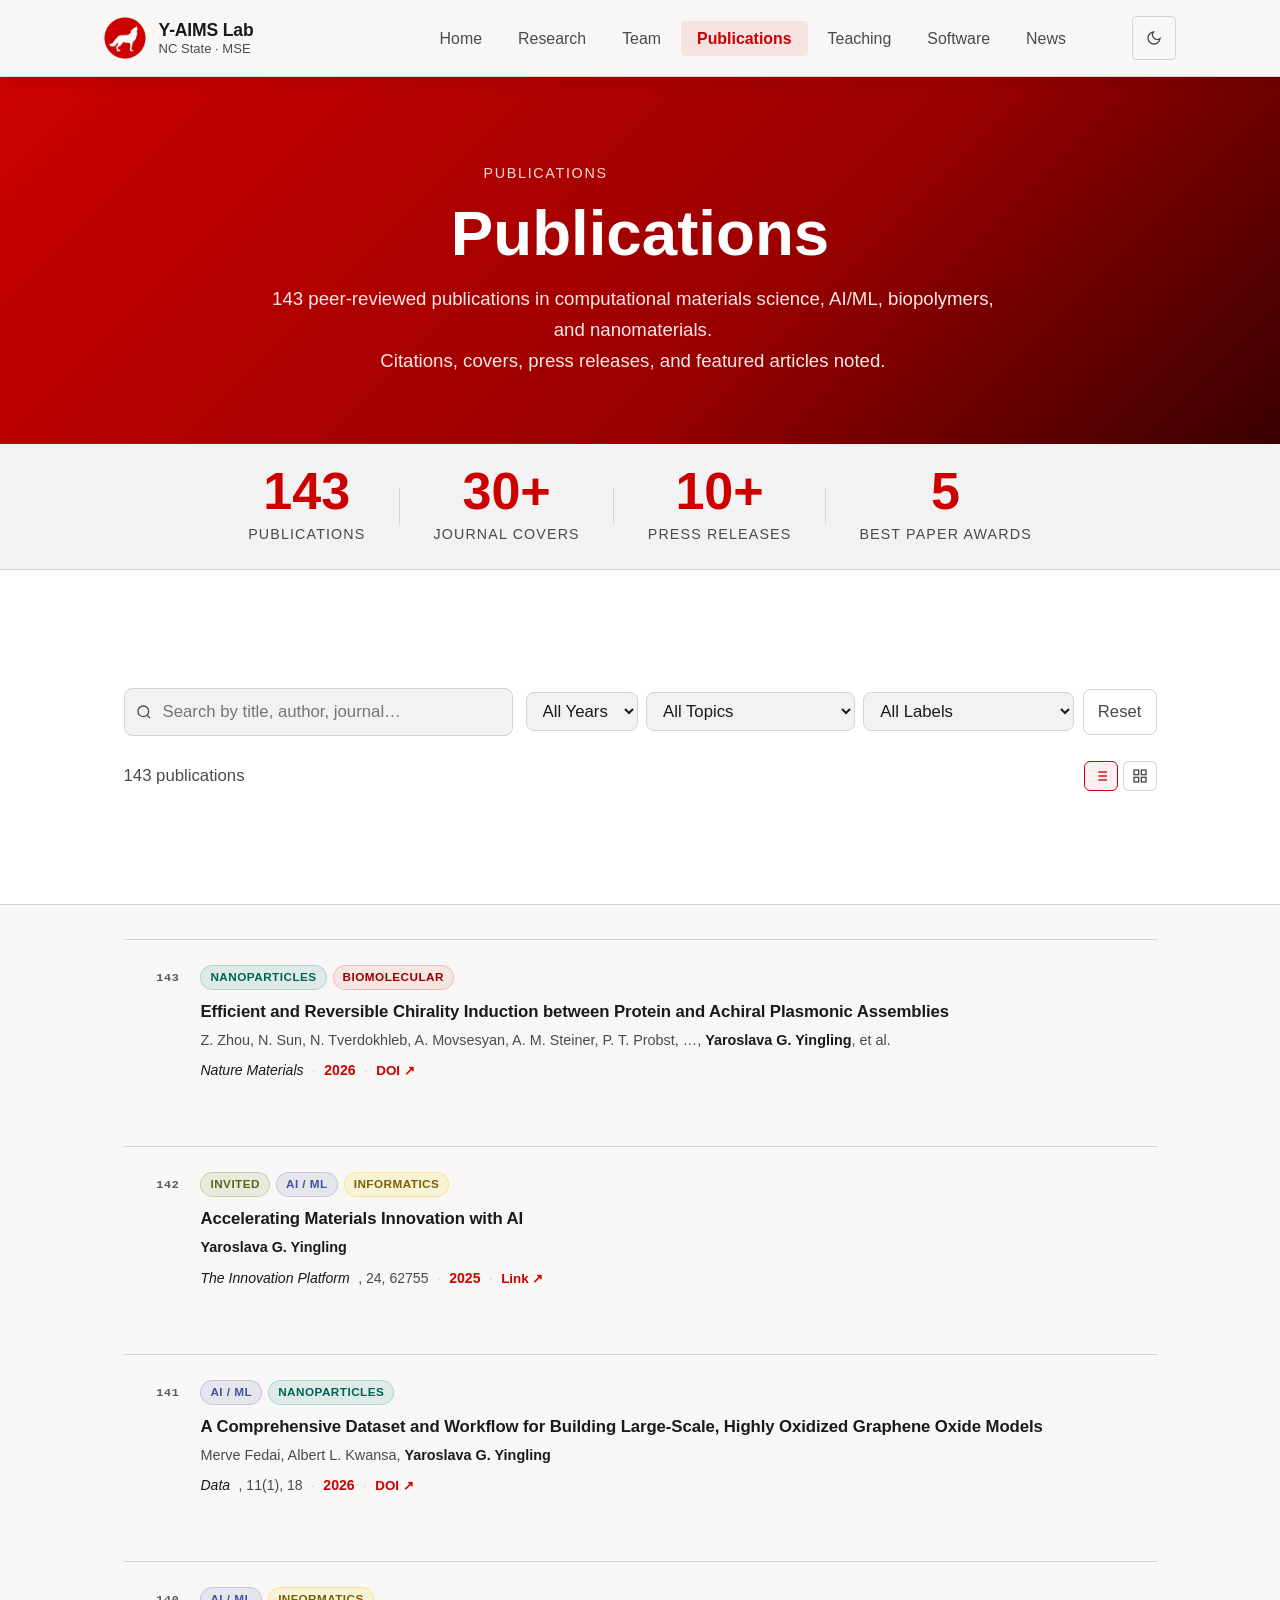
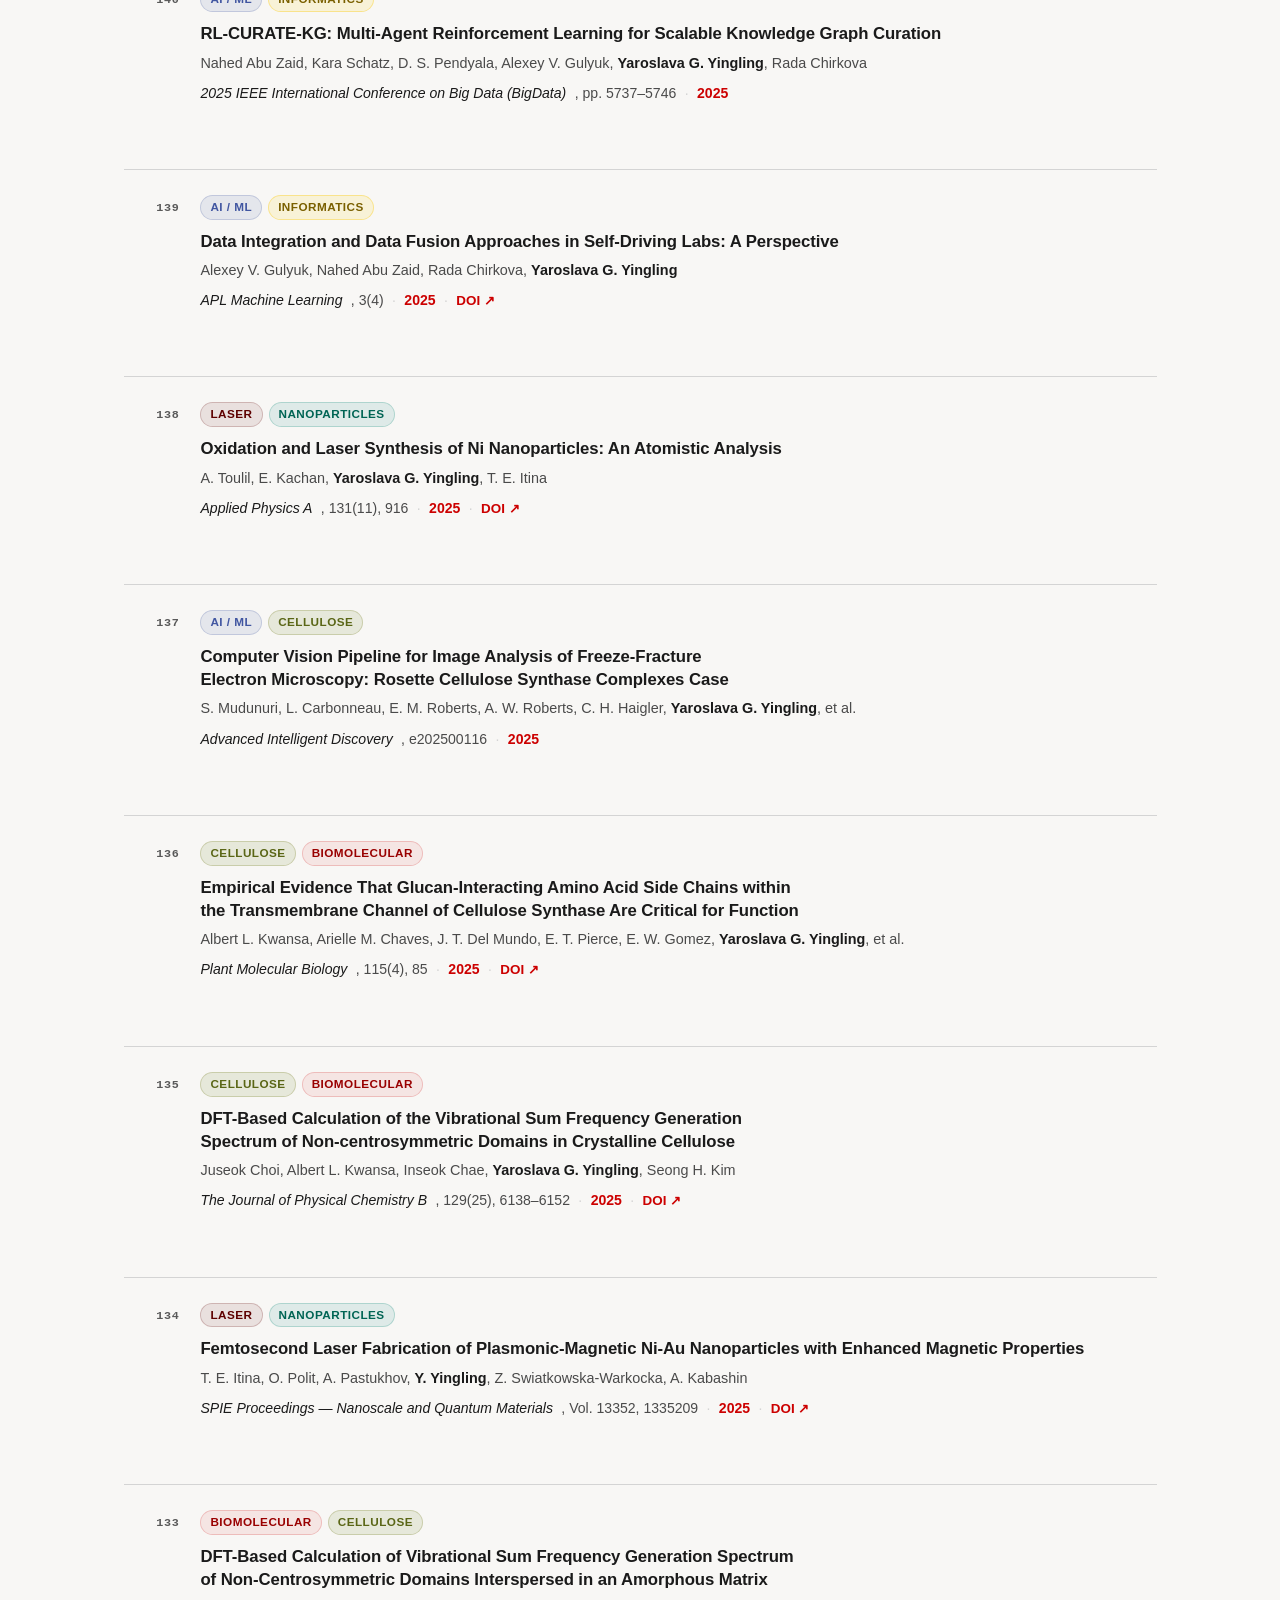
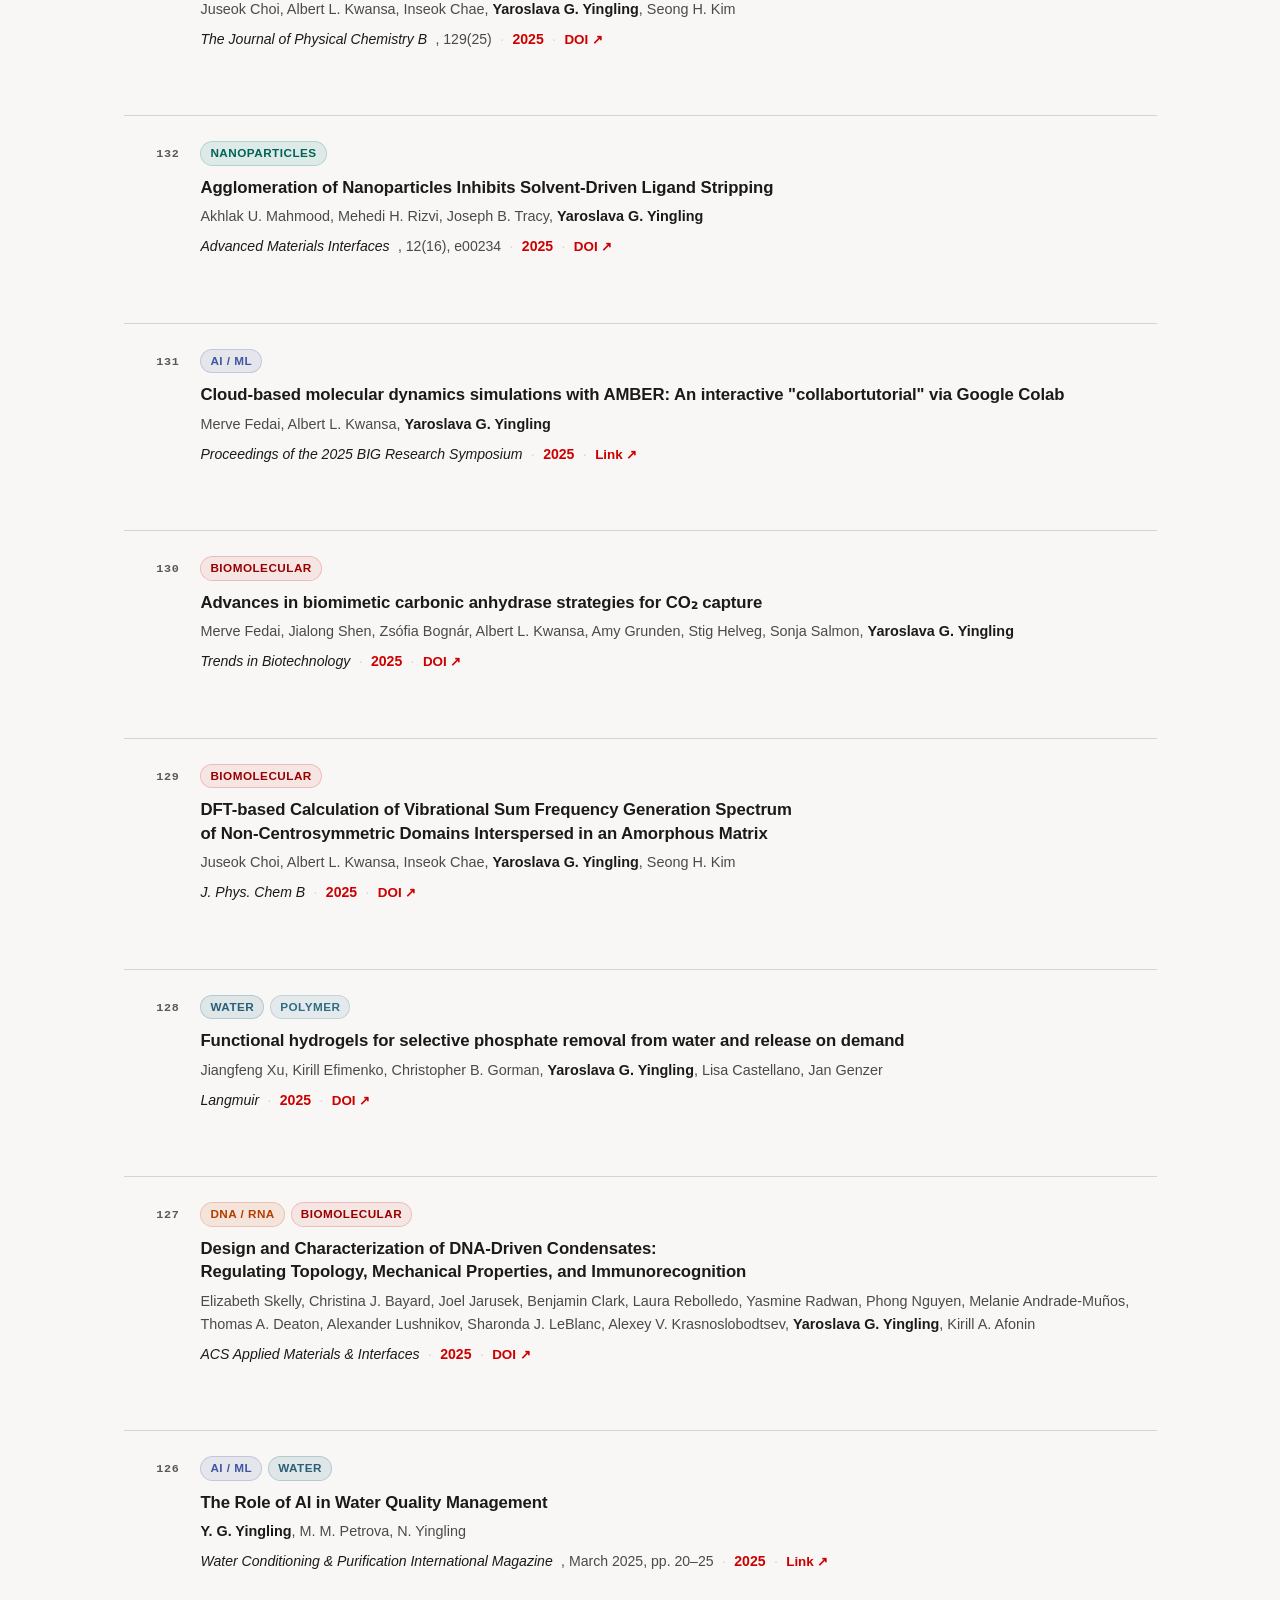
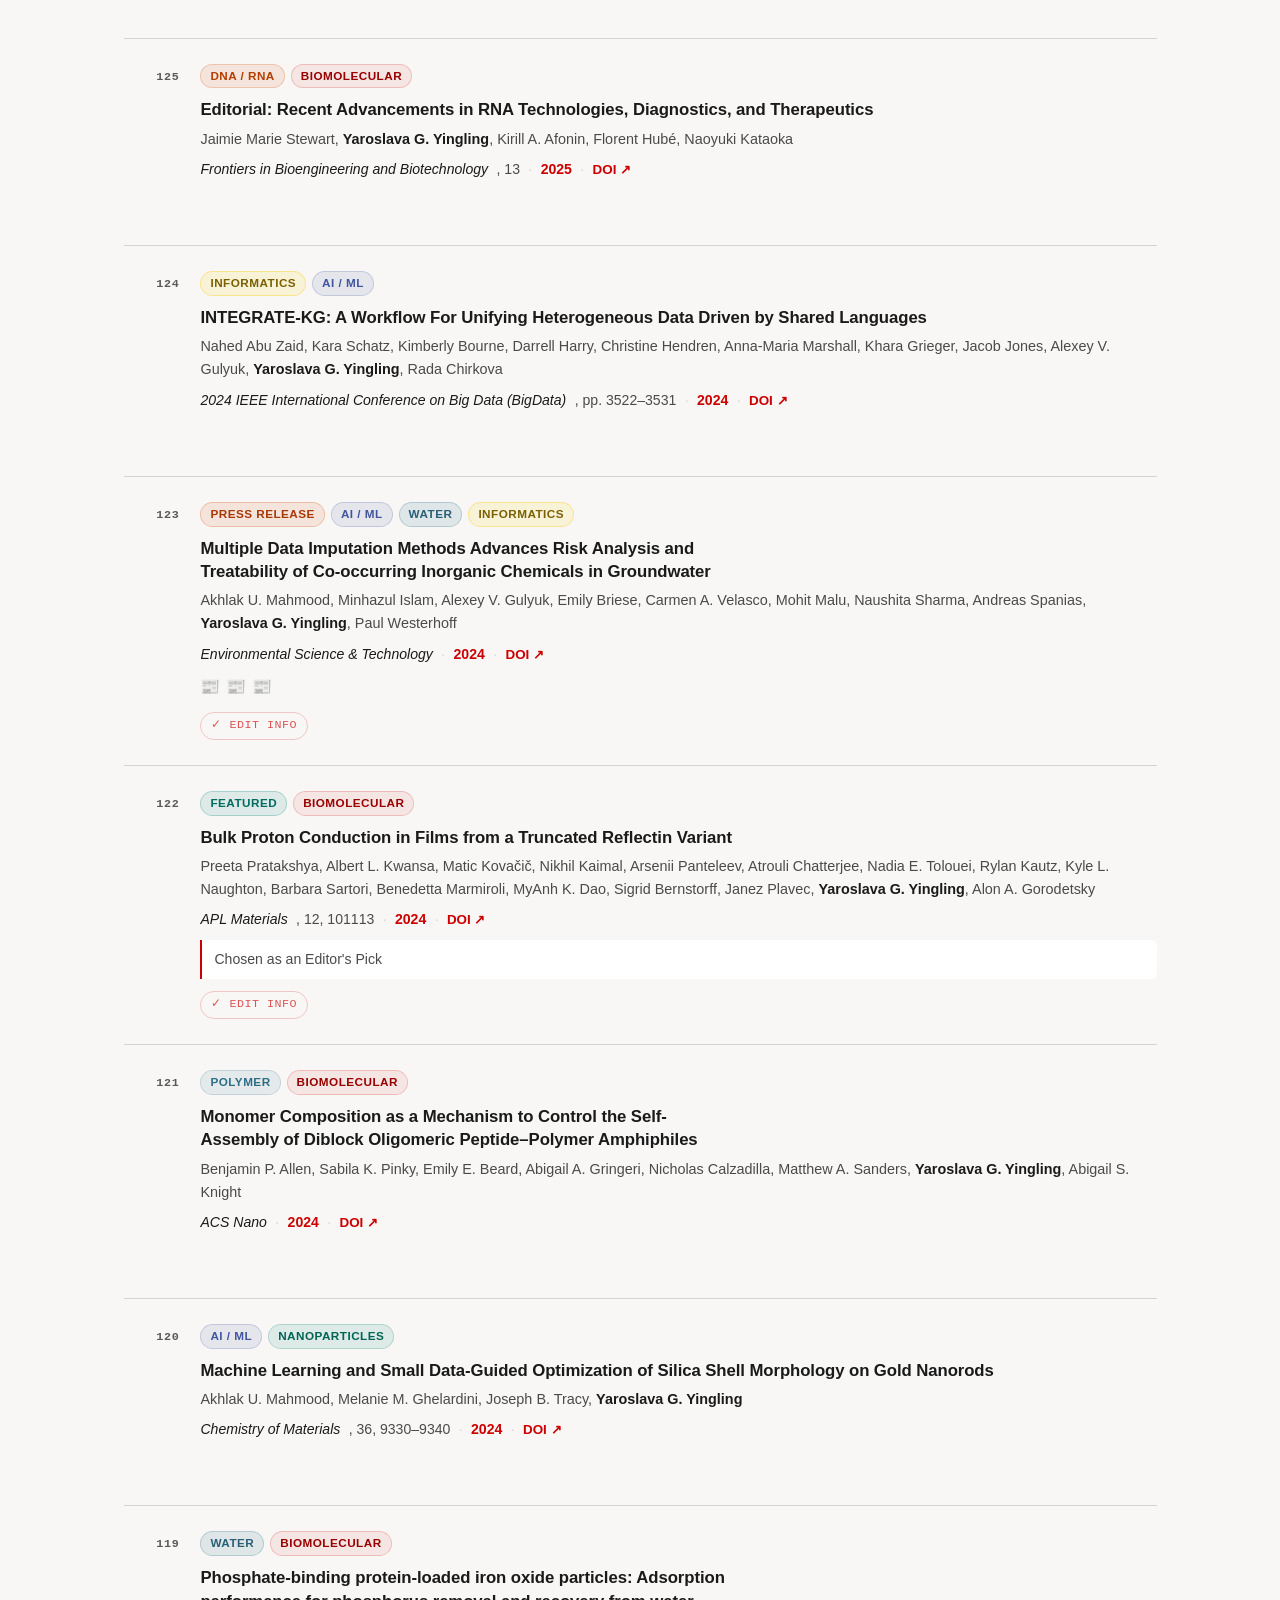
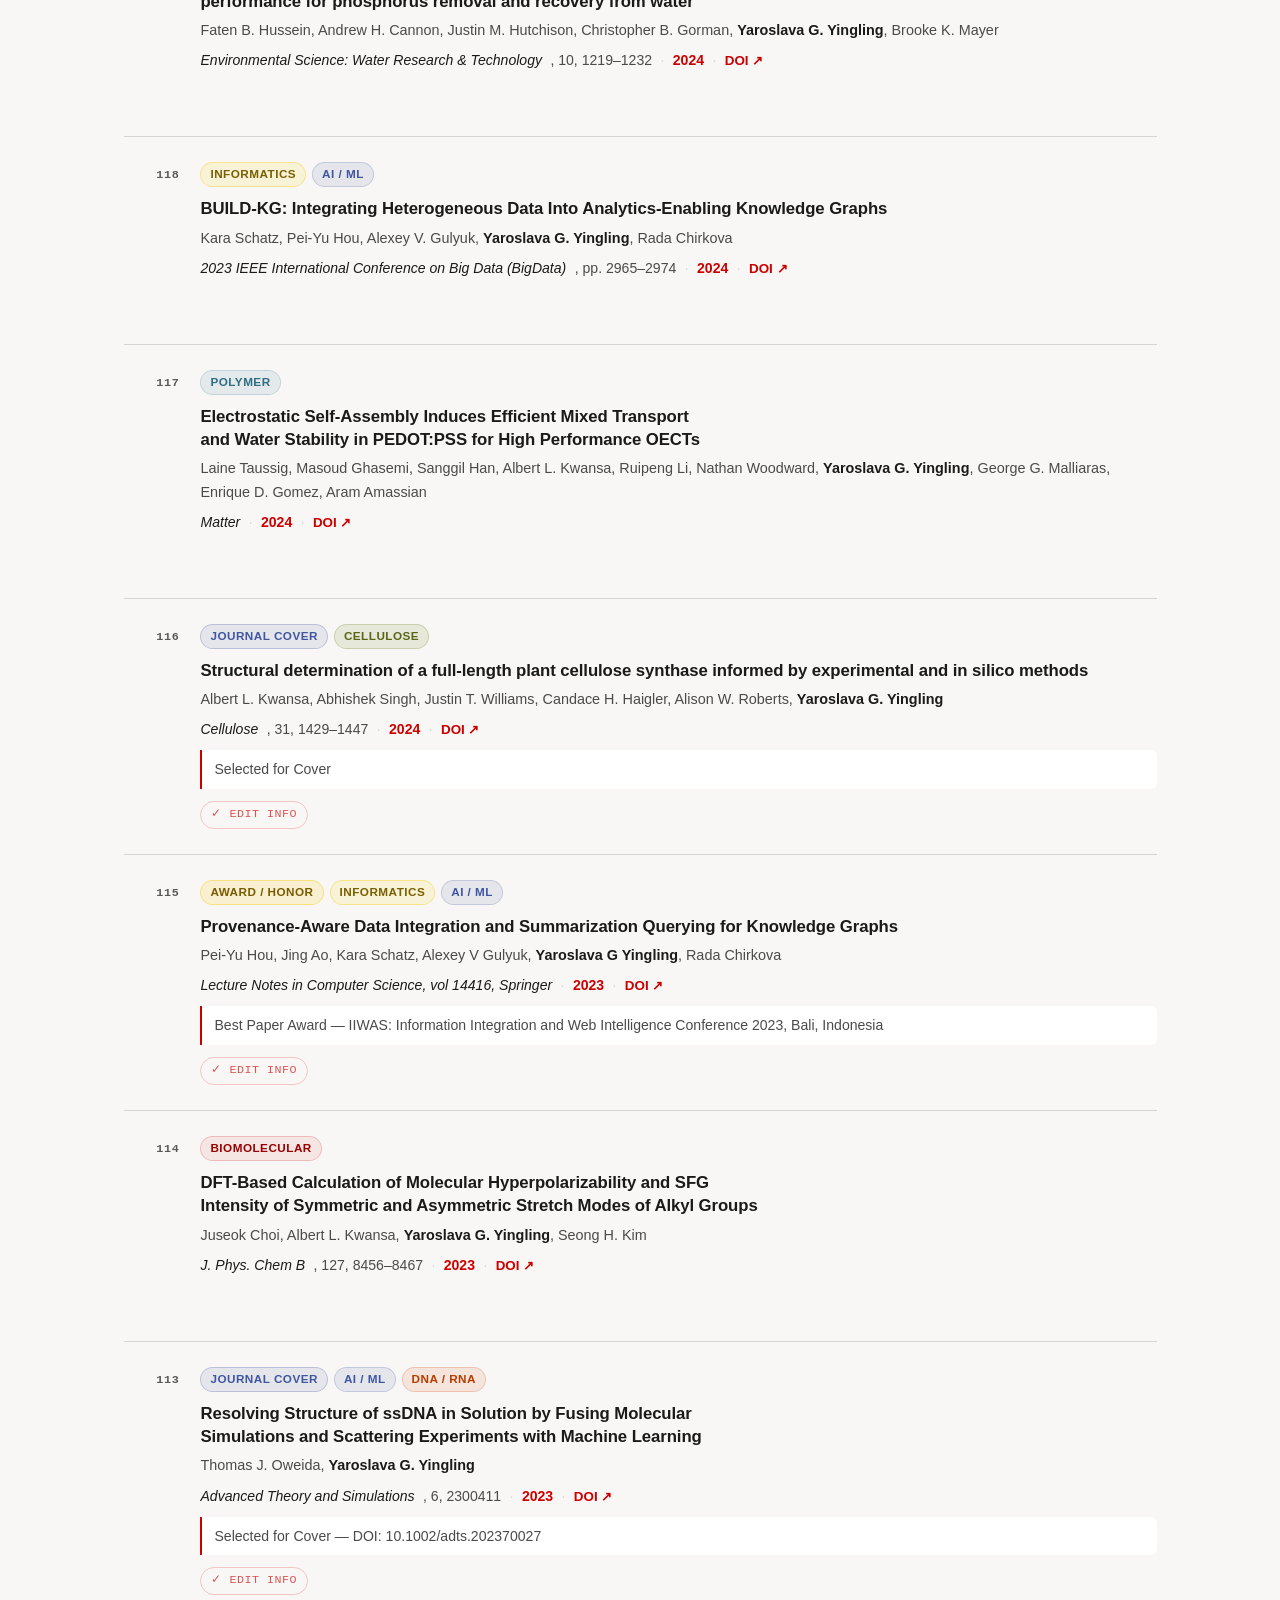
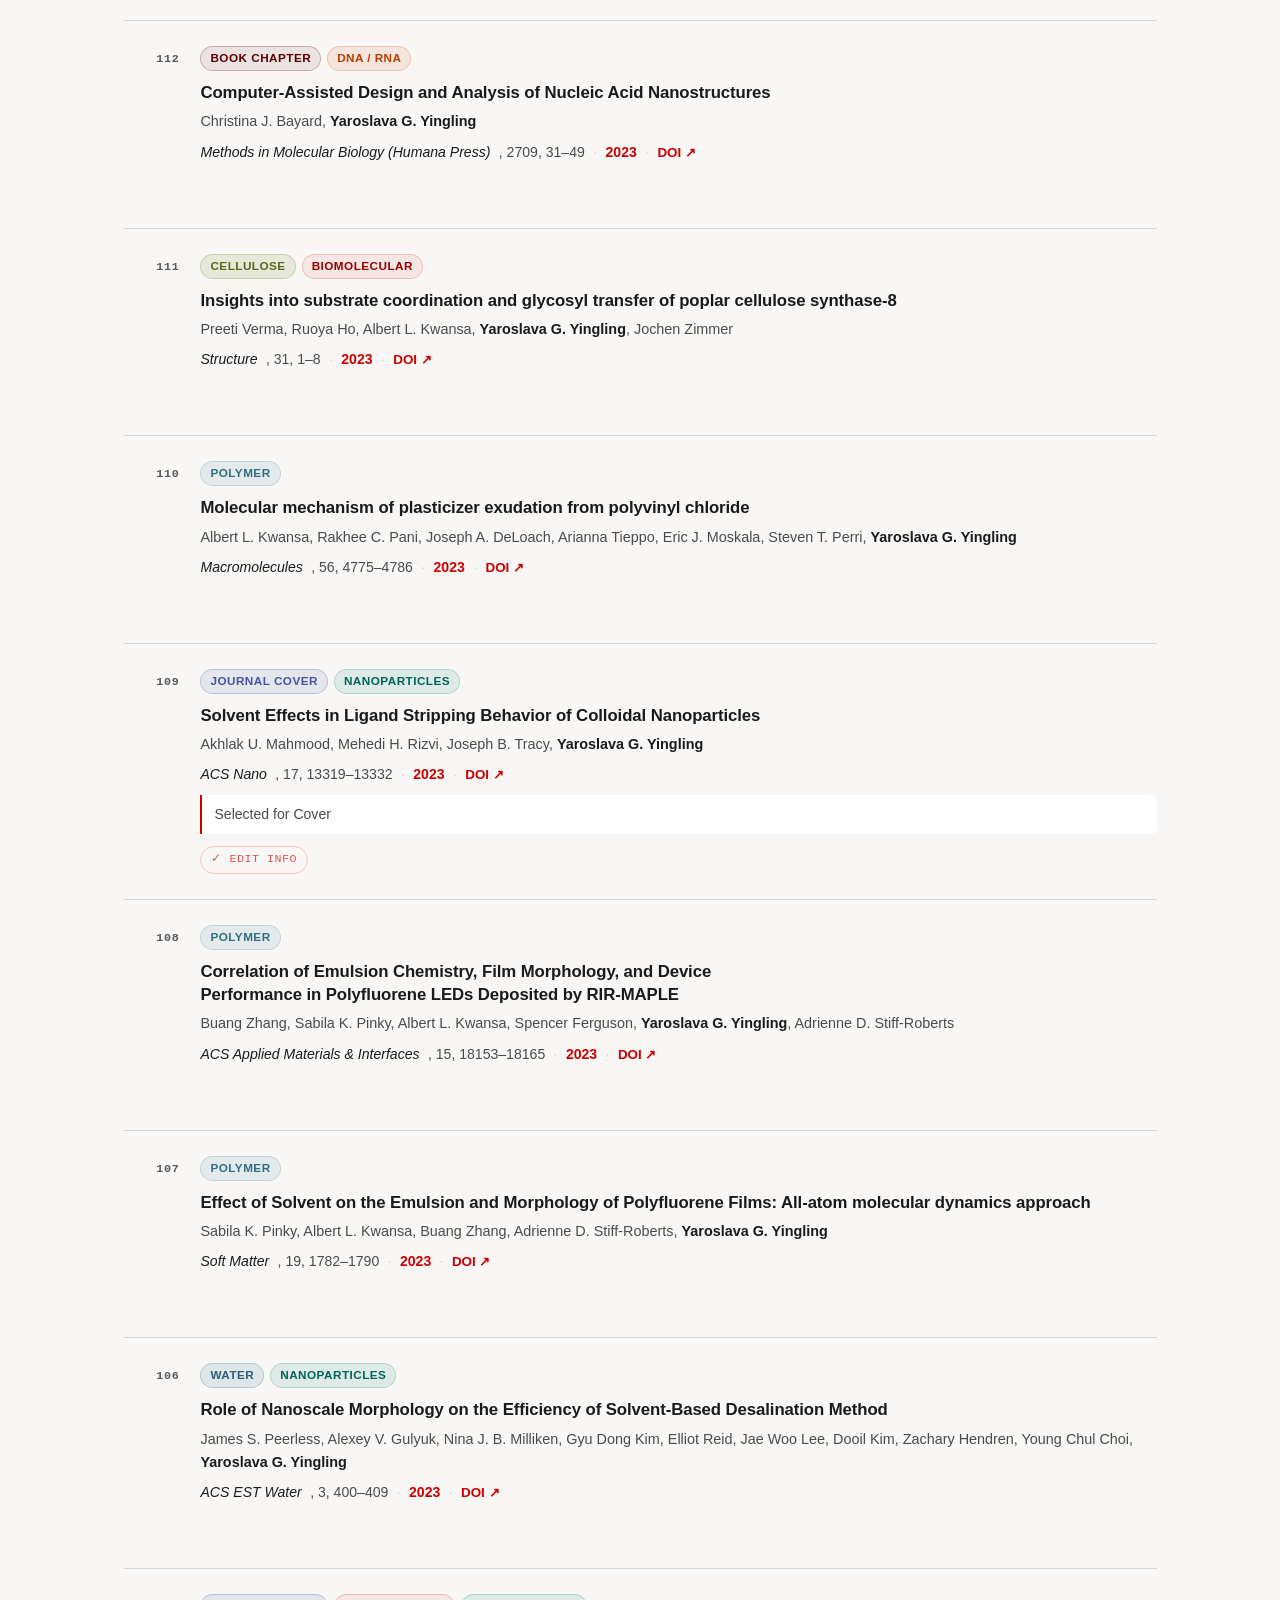
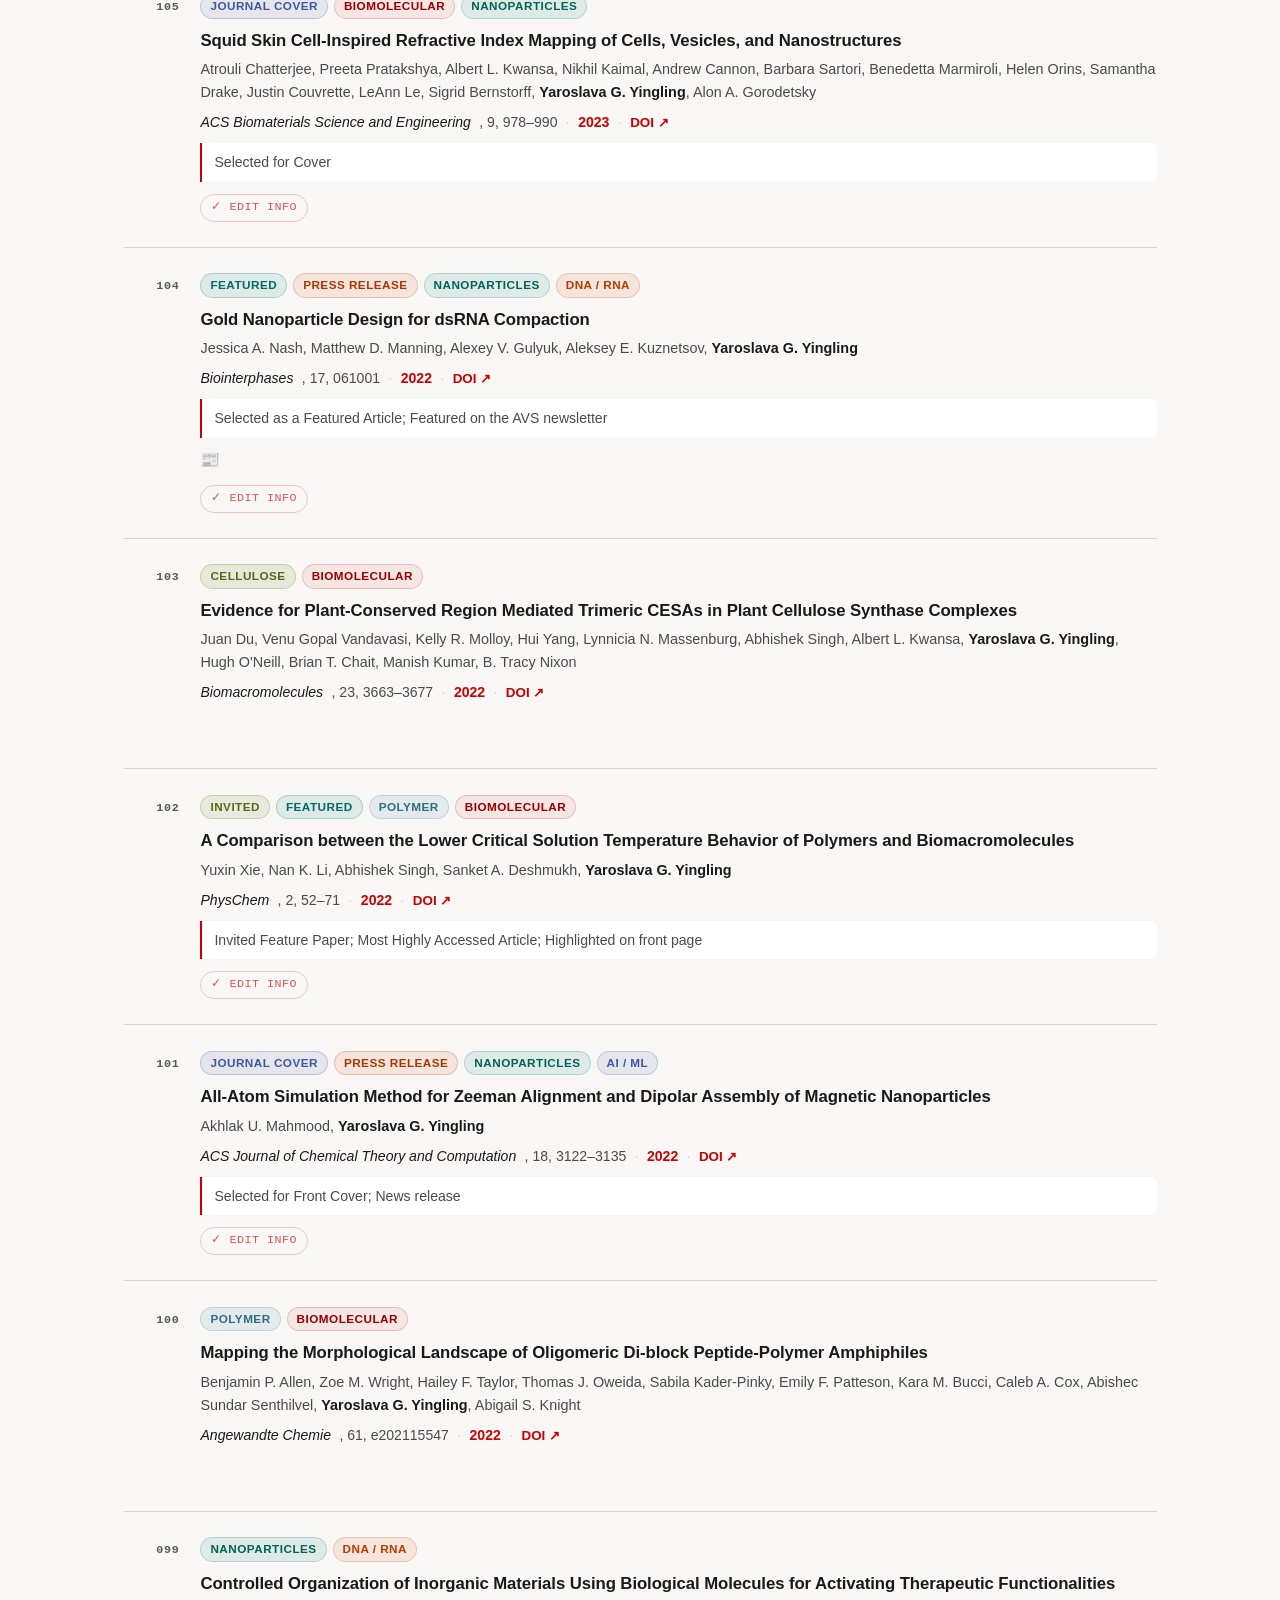
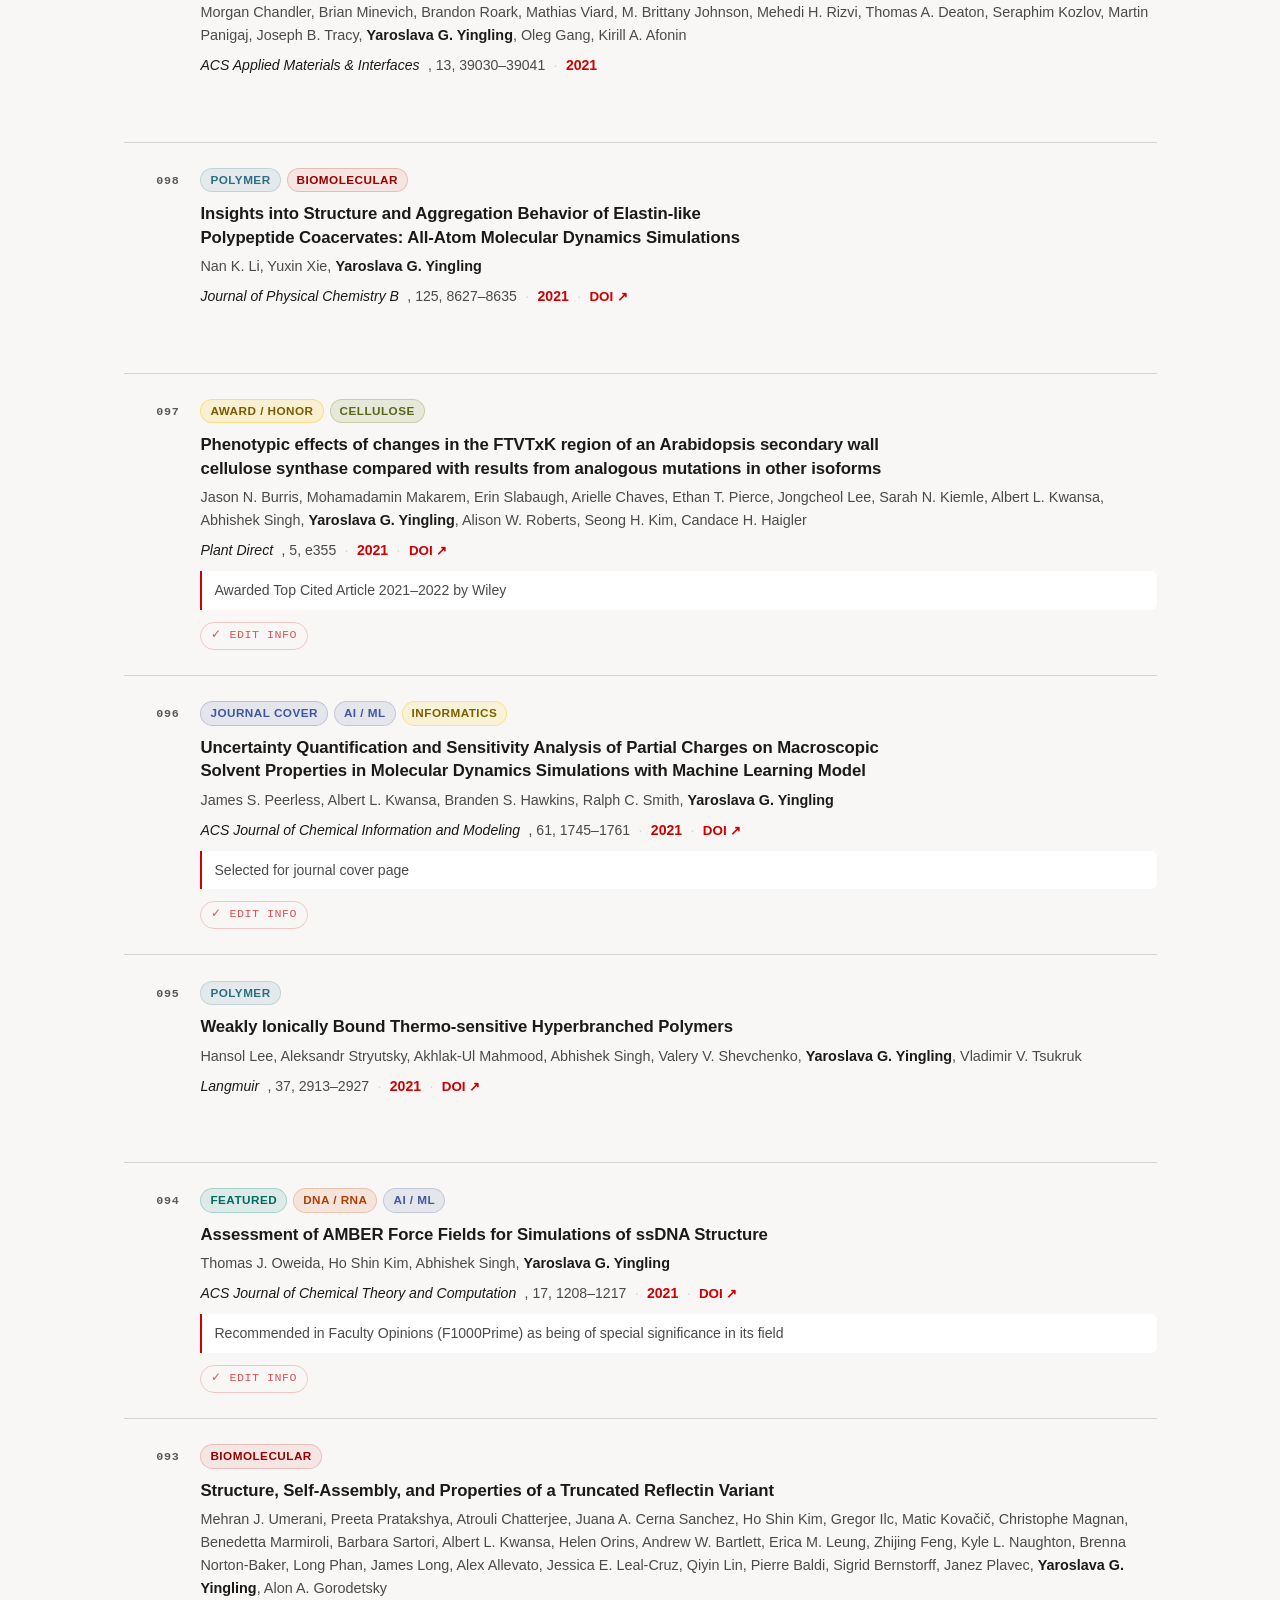
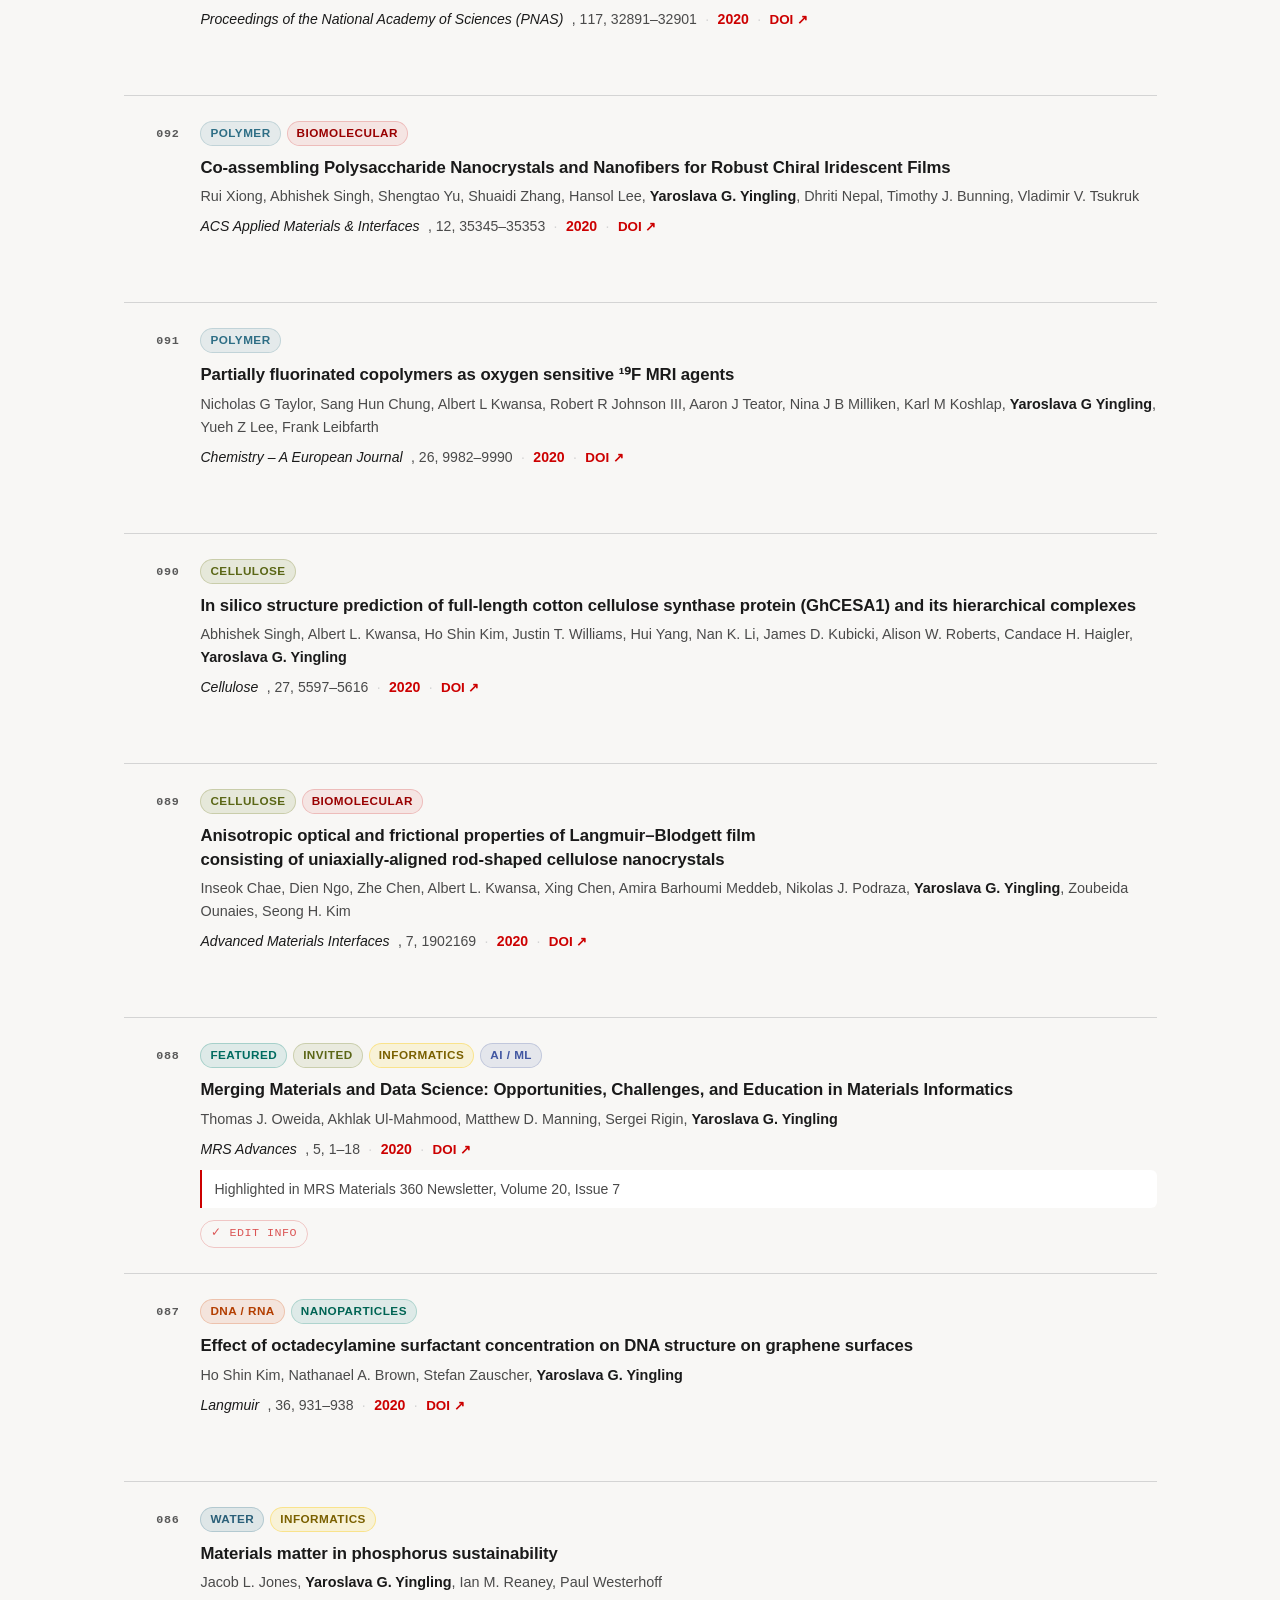
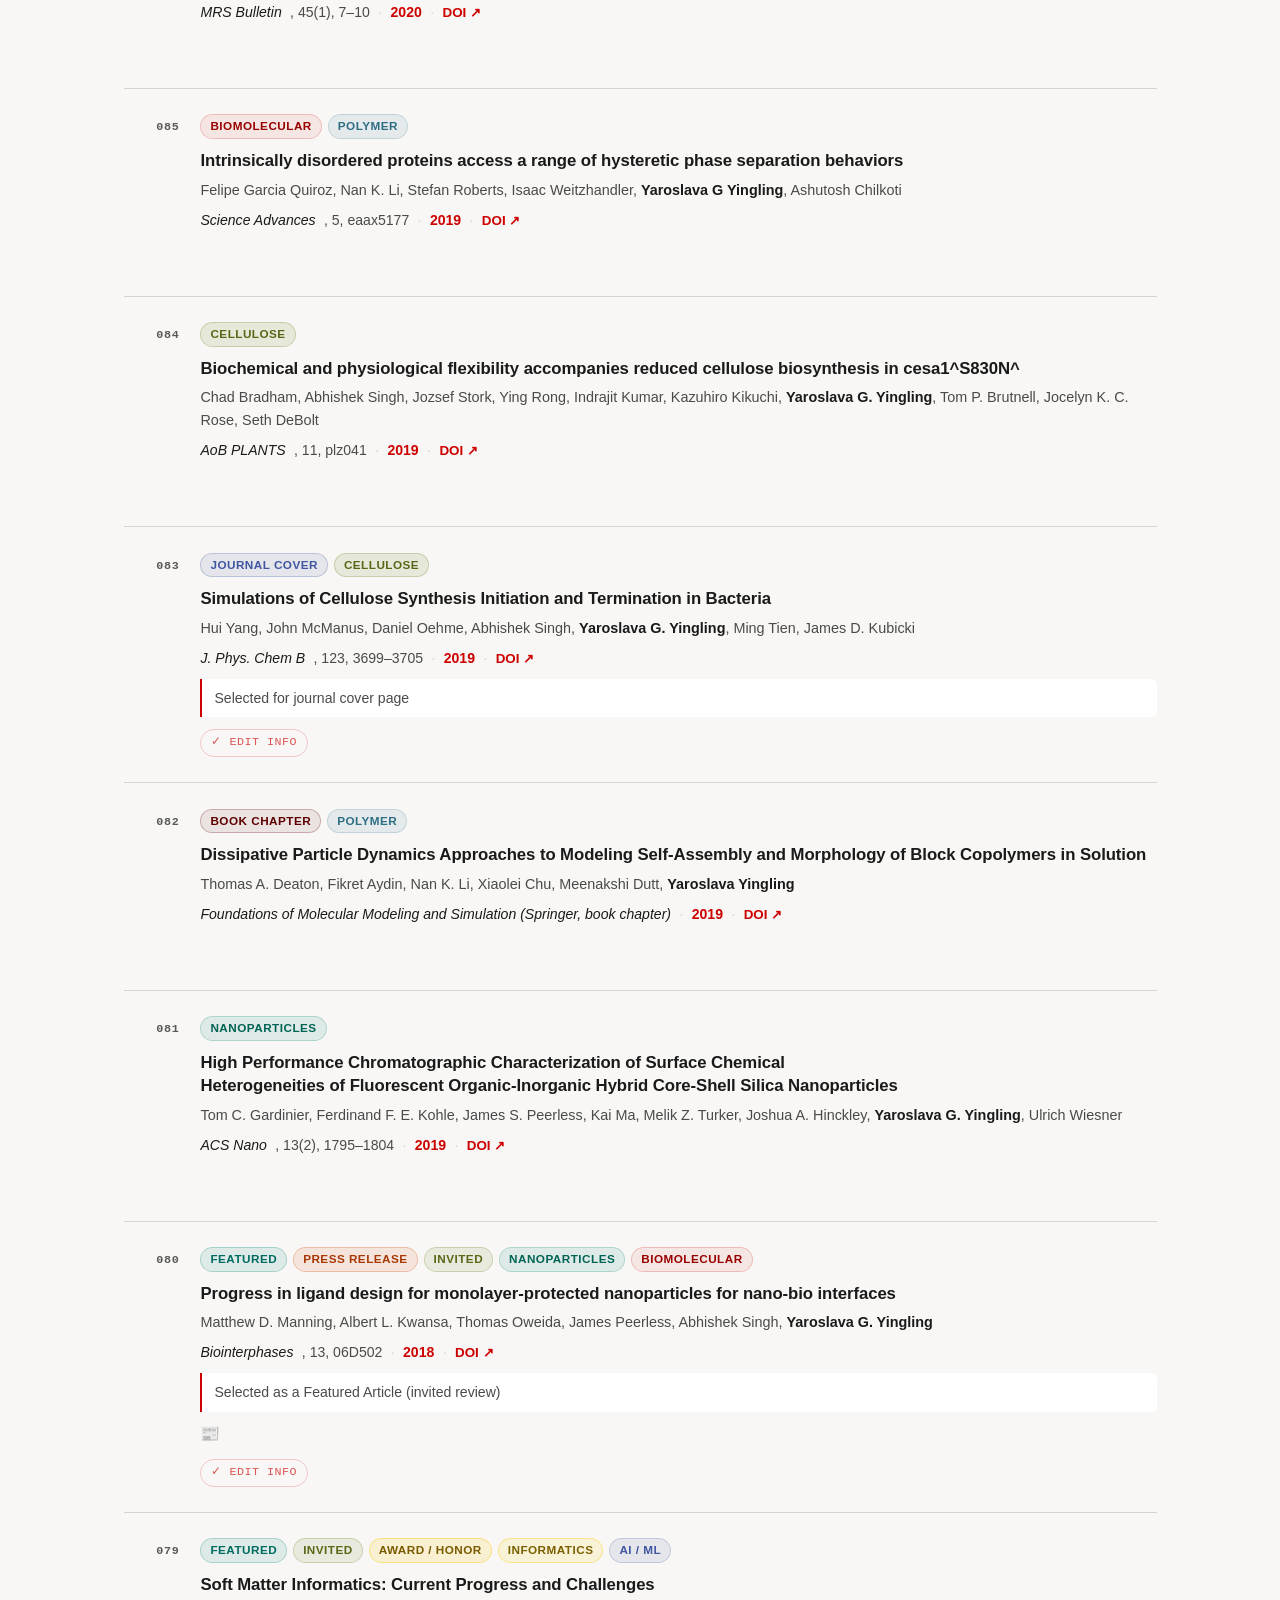
<file: publications.html>
<!DOCTYPE html>
<html lang="en">
<head>
  <meta charset="UTF-8" />
  <meta name="viewport" content="width=device-width, initial-scale=1.0" />
  <title>Publications — Y-AIMS Lab | NC State MSE</title>
  <link rel="stylesheet" href="https://cdn.ncsu.edu/brand-assets/fonts-2-0/include.css" />
  <link rel="stylesheet" href="https://cdn.ncsu.edu/brand-assets/fonts-2-0/include-roboto.css" />
  <link href="https://fonts.googleapis.com/css2?family=Roboto+Condensed:wght@400;700&display=swap" rel="stylesheet" />
  <link rel="stylesheet" href="css/tokens.css" />
  <link rel="stylesheet" href="css/base.css" />
  <link rel="stylesheet" href="css/publications.css" />
  <script>
    (function () {
      try {
        var t = localStorage.getItem('yaimsTheme');
        if (t !== 'dark' && t !== 'light') {
          t = window.matchMedia && window.matchMedia('(prefers-color-scheme: dark)').matches ? 'dark' : 'light';
        }
        document.documentElement.setAttribute('data-theme', t);
      } catch (e) { document.documentElement.setAttribute('data-theme', 'light'); }
    })();
  </script>
</head>
<body>
<a href="#main-content" class="skip-link">Skip to main content</a>
  <!-- NAV -->
  <script src="https://cdn.ncsu.edu/brand-assets/utility-bar/v3/ncstate-utility-bar.js"></script>
<nav class="site-nav" id="site-nav" role="navigation" aria-label="Main navigation">
  <div class="nav-inner">
    <a href="index.html" class="nav-logo" aria-label="Y-AIMS Lab home">
      <img src="assets/ncsu/circle-wolf-400.png" alt="NC State wolf mark" class="nav-wolf-img" width="34" height="34" loading="eager" />
      <div class="nav-logo-text">
        <span class="lab-name">Y-AIMS Lab</span>
        <span class="lab-dept">NC State · MSE</span>
      </div>
    </a>
    <ul class="nav-links" role="list">
      <li><a href="index.html">Home</a></li>
      <li><a href="research.html">Research</a></li>
      <li><a href="team.html">Team</a></li>
      <li><a href="publications.html" class="active" aria-current="page">Publications</a></li>
      <li><a href="teaching.html">Teaching</a></li>
      <li><a href="software.html">Software</a></li>
      <li><a href="news.html">News</a></li>
    </ul>
    <div class="nav-actions" style="display:flex;align-items:center;">
      <button class="btn-theme" data-theme-toggle aria-label="Toggle dark mode"></button>
    </div>
    <button class="nav-hamburger" aria-label="Open menu" aria-expanded="false">
      <span></span><span></span><span></span>
    </button>
  </div>
  <div class="nav-mobile" id="nav-mobile">
    <a href="index.html">Home</a><a href="research.html">Research</a><a href="team.html">Team</a>
    <a href="publications.html">Publications</a><a href="teaching.html">Teaching</a>
    <a href="software.html">Software</a><a href="news.html">News</a>
  </div>
</nav>

  <!-- PAGE HERO -->
  <header class="page-hero">
    <div class="page-hero-inner">
      <p class="page-hero-label">Publications</p>
      <h1 class="page-hero-title">Publications</h1>
      <p class="page-hero-subtitle">143 peer-reviewed publications in computational materials science, AI/ML, biopolymers, and nanomaterials. <br>Citations, covers, press releases, and featured articles noted.</p>
    </div>
  </header>

  <!-- STATS BAR -->
  <div class="pub-stats-bar">
    <div class="pub-stats-inner">
      <div class="pub-stat"><span class="pub-stat-num">143</span><span class="pub-stat-label">Publications</span></div>
      <div class="pub-stat-div"></div>
      <div class="pub-stat"><span class="pub-stat-num">30+</span><span class="pub-stat-label">Journal Covers</span></div>
      <div class="pub-stat-div"></div>
      <div class="pub-stat"><span class="pub-stat-num">10+</span><span class="pub-stat-label">Press Releases</span></div>
      <div class="pub-stat-div"></div>
      <div class="pub-stat"><span class="pub-stat-num">5</span><span class="pub-stat-label">Best Paper Awards</span></div>
    </div>
  </div>

  <!-- CONTROLS -->
  <section class="pub-controls" id="pub-controls">
    <div class="pub-controls-inner">
      <div class="pub-search-wrap">
        <svg class="pub-search-icon" width="16" height="16" viewBox="0 0 24 24" fill="none" stroke="currentColor" stroke-width="2"><circle cx="11" cy="11" r="8"/><path d="m21 21-4.35-4.35"/></svg>
        <input type="text" class="pub-search" id="pubSearch" placeholder="Search by title, author, journal…" />
      </div>
      <div class="pub-filters">
        <select id="filterYear" class="pub-select" aria-label="Filter by year">
          <option value="">All Years</option>
        </select>
        <select id="filterTopic" class="pub-select" aria-label="Filter by topic">
          <option value="">All Topics</option>
          <option value="ai-ml">AI / Machine Learning</option>
          <option value="nanoparticles">Nanoparticles</option>
          <option value="dna-rna">DNA / RNA</option>
          <option value="cellulose">Cellulose / Plant</option>
          <option value="polymer">Polymers</option>
          <option value="biomolecular">Biomolecular</option>
          <option value="informatics">Materials Informatics</option>
          <option value="water">Water / Environment</option>
          <option value="laser">Laser / Ablation</option>
        </select>
        <select id="filterLabel" class="pub-select" aria-label="Filter by label type">
          <option value="">All Labels</option>
          <option value="cover">Journal Cover</option>
          <option value="press-release">Press Release</option>
          <option value="award">Award / Honor</option>
          <option value="featured">Featured / Highlighted</option>
          <option value="invited">Invited Review</option>
        </select>
        <button class="pub-reset-btn" id="pubResetBtn">Reset</button>
      </div>
    </div>
    <div class="pub-count-bar">
      <span id="pubCountText">Showing all 143 publications</span>
      <div class="pub-view-toggle">
        <button class="view-btn active" id="viewList" title="List view">
          <svg width="16" height="16" viewBox="0 0 24 24" fill="none" stroke="currentColor" stroke-width="2"><line x1="8" y1="6" x2="21" y2="6"/><line x1="8" y1="12" x2="21" y2="12"/><line x1="8" y1="18" x2="21" y2="18"/><line x1="3" y1="6" x2="3.01" y2="6"/><line x1="3" y1="12" x2="3.01" y2="12"/><line x1="3" y1="18" x2="3.01" y2="18"/></svg>
        </button>
        <button class="view-btn" id="viewCard" title="Card view">
          <svg width="16" height="16" viewBox="0 0 24 24" fill="none" stroke="currentColor" stroke-width="2"><rect x="3" y="3" width="7" height="7"/><rect x="14" y="3" width="7" height="7"/><rect x="14" y="14" width="7" height="7"/><rect x="3" y="14" width="7" height="7"/></svg>
        </button>
      </div>
    </div>
  </section>

  <!-- PUBLICATIONS LIST -->
  <main class="pub-main" id="main-content" tabindex="-1">
    <div id="pubList" class="pub-list view-list">
      <!-- Publications injected by JS -->
    </div>
    <div id="pubEmpty" class="pub-empty" style="display:none">
      <svg width="48" height="48" viewBox="0 0 24 24" fill="none" stroke="currentColor" stroke-width="1.5"><circle cx="11" cy="11" r="8"/><path d="m21 21-4.35-4.35"/></svg>
      <p>No publications match your filters.</p>
      <button onclick="document.getElementById('pubResetBtn').click()">Clear filters</button>
    </div>
  </main>

  <!-- ADD / EDIT MODAL -->
  <div id="pubModal" class="pub-modal" style="display:none" role="dialog" aria-modal="true" aria-labelledby="modalTitle">
    <div class="pub-modal-backdrop" id="modalBackdrop"></div>
    <div class="pub-modal-box">
      <div class="pub-modal-header">
        <h2 id="modalTitle">Add Extra Information</h2>
        <button class="pub-modal-close" id="modalClose" aria-label="Close">&times;</button>
      </div>
      <div class="pub-modal-body">
        <p class="modal-pub-ref" id="modalPubRef"></p>
        <div class="form-grid">
          <div class="form-group">
            <label for="modalCoverImg">Journal Cover Image URL</label>
            <input type="url" id="modalCoverImg" placeholder="https://…" />
            <span class="form-hint">Paste the journal cover image URL</span>
          </div>
          <div class="form-group">
            <label for="modalCoverCaption">Cover Caption</label>
            <input type="text" id="modalCoverCaption" placeholder="e.g. Front Cover, ACS Nano, Vol. 17" />
          </div>
          <div class="form-group full">
            <label>Press Releases / News Coverage</label>
            <div id="pressReleaseList" class="press-list"></div>
            <div class="press-add-row">
              <input type="text" id="newPressLabel" placeholder="Label (e.g. NSF Press Release)" />
              <input type="url" id="newPressUrl" placeholder="URL (optional)" />
              <button id="addPressBtn" class="btn-add-press">+ Add</button>
            </div>
          </div>
          <div class="form-group full">
            <label for="modalNote">Additional Notes / Awards</label>
            <textarea id="modalNote" rows="3" placeholder="e.g. Editor's Pick, Top Downloaded Article 2018-2019…"></textarea>
          </div>
        </div>
      </div>
      <div class="pub-modal-footer">
        <button class="btn-cancel" id="modalCancel">Cancel</button>
        <button class="btn-save" id="modalSave">Save</button>
      </div>
    </div>
  </div>

  <footer class="site-footer" role="contentinfo">
  <div class="footer-ncsu-bar">
    <img src="assets/ncsu/brick-white-on-red-web.png" alt="NC State University" class="footer-brick-logo" loading="lazy" />
  </div>
  <div class="footer-body">
    <div><div class="footer-brand-name">Y-AIMS Laboratory</div><p class="footer-brand-desc">AI &amp; Materials Simulations Lab · Department of Materials Science and Engineering · NC State University · Raleigh, NC</p></div>
    <div class="footer-col"><h4>Navigate</h4><ul role="list"><li><a href="index.html">Home</a></li><li><a href="research.html">Research</a></li><li><a href="team.html">Team</a></li><li><a href="publications.html">Publications</a></li><li><a href="teaching.html">Teaching</a></li><li><a href="software.html">Software</a></li><li><a href="news.html">News</a></li></ul></div>
    <div class="footer-col"><h4>Research</h4><ul role="list"><li><a href="research.html#molecular-sims">Molecular Simulation Methods</a></li><li><a href="research.html#ai">AI &amp; Data Science for Materials</a></li><li><a href="research.html#nucleic-acid">Nucleic Acid Nanotechnology</a></li><li><a href="research.html#soft-responsive">Soft &amp; Responsive Materials</a></li><li><a href="research.html#nanoparticles">Metal &amp; Magnetic Nanoparticles</a></li><li><a href="research.html#sustainability">Sustainability &amp; Environmental AI</a></li></ul></div>
    <div class="footer-col"><h4>Connect</h4><ul role="list"><li><a href="https://scholar.google.com/citations?user=2UN_tCAAAAAJ" target="_blank">Google Scholar</a></li><li><a href="https://orcid.org/0000-0002-8557-9992" target="_blank">ORCID</a></li><li><a href="https://www.linkedin.com/in/yaroslava-yingling" target="_blank">LinkedIn</a></li><li><a href="https://www.mse.ncsu.edu/yingling/" target="_blank">MSE Faculty Page</a></li></ul></div>
  </div>
  <div class="footer-bottom">
    <p>© 2026 Y-AIMS Laboratory · NC State University. All rights reserved.</p>
    <div class="footer-socials">
      <a href="https://www.linkedin.com/in/yaroslava-yingling" target="_blank" rel="noopener" aria-label="LinkedIn" class="footer-social-link">
        <svg width="14" height="14" viewBox="0 0 24 24" fill="currentColor"><path d="M20.447 20.452h-3.554v-5.569c0-1.328-.027-3.037-1.852-3.037-1.853 0-2.136 1.445-2.136 2.939v5.667H9.351V9h3.414v1.561h.046c.477-.9 1.637-1.85 3.37-1.85 3.601 0 4.267 2.37 4.267 5.455v6.286zM5.337 7.433a2.062 2.062 0 0 1-2.063-2.065 2.064 2.064 0 1 1 2.063 2.065zm1.782 13.019H3.555V9h3.564v11.452zM22.225 0H1.771C.792 0 0 .774 0 1.729v20.542C0 23.227.792 24 1.771 24h20.451C23.2 24 24 23.227 24 22.271V1.729C24 .774 23.2 0 22.222 0h.003z"/></svg>
      </a>
      <a href="https://scholar.google.com/citations?user=2UN_tCAAAAAJ" target="_blank" rel="noopener" aria-label="Google Scholar" class="footer-social-link">
        <svg width="14" height="14" viewBox="0 0 24 24" fill="currentColor"><path d="M12 24a7 7 0 1 1 0-14 7 7 0 0 1 0 14zm0-24L0 9.5l4.838 3.94A8 8 0 0 1 12 10a8 8 0 0 1 7.162 3.44L24 9.5z"/></svg>
      </a>
    </div>
  </div>
</footer>


  <script src="js/publications.js?v=9"></script>
<script>
(function () {
  const nav = document.getElementById('site-nav');
  const hamburger = document.querySelector('.nav-hamburger');
  const mobileNav = document.getElementById('nav-mobile');
  const root = document.documentElement;
  const toggles = document.querySelectorAll('[data-theme-toggle]');
  function getAutoTheme() {
    return 'light';
  }
  let theme = localStorage.getItem('yaimsTheme') || getAutoTheme();
  function applyTheme(t) {
    root.setAttribute('data-theme', t);
    const sun = '<svg width="16" height="16" viewBox="0 0 24 24" fill="none" stroke="currentColor" stroke-width="2"><circle cx="12" cy="12" r="5"/><path d="M12 1v2M12 21v2M4.22 4.22l1.42 1.42M18.36 18.36l1.42 1.42M1 12h2M21 12h2M4.22 19.78l1.42-1.42M18.36 5.64l1.42-1.42"/></svg>';
    const moon = '<svg width="16" height="16" viewBox="0 0 24 24" fill="none" stroke="currentColor" stroke-width="2"><path d="M21 12.79A9 9 0 1 1 11.21 3 7 7 0 0 0 21 12.79z"/></svg>';
    toggles.forEach(btn => { btn.innerHTML = t === 'dark' ? sun : moon; btn.setAttribute('aria-label', 'Switch to ' + (t === 'dark' ? 'light' : 'dark') + ' mode'); });
  }
  applyTheme(theme);
  toggles.forEach(btn => { btn.addEventListener('click', () => { theme = theme === 'dark' ? 'light' : 'dark'; localStorage.setItem('yaimsTheme', theme); applyTheme(theme); }); });
  if (nav) {
    const s = Object.assign(document.createElement('div'), {style:'position:absolute;top:0;left:0;width:1px;height:1px;pointer-events:none'});
    document.body.prepend(s);
    new IntersectionObserver(([e]) => nav.classList.toggle('scrolled', e.intersectionRatio < 1), {threshold:[1],rootMargin:'-1px 0px 0px 0px'}).observe(s);
  }
  if (hamburger) hamburger.addEventListener('click', () => { const open = mobileNav.classList.toggle('open'); hamburger.setAttribute('aria-expanded', open); });
})();
</script>
</body>
</html>
</file>
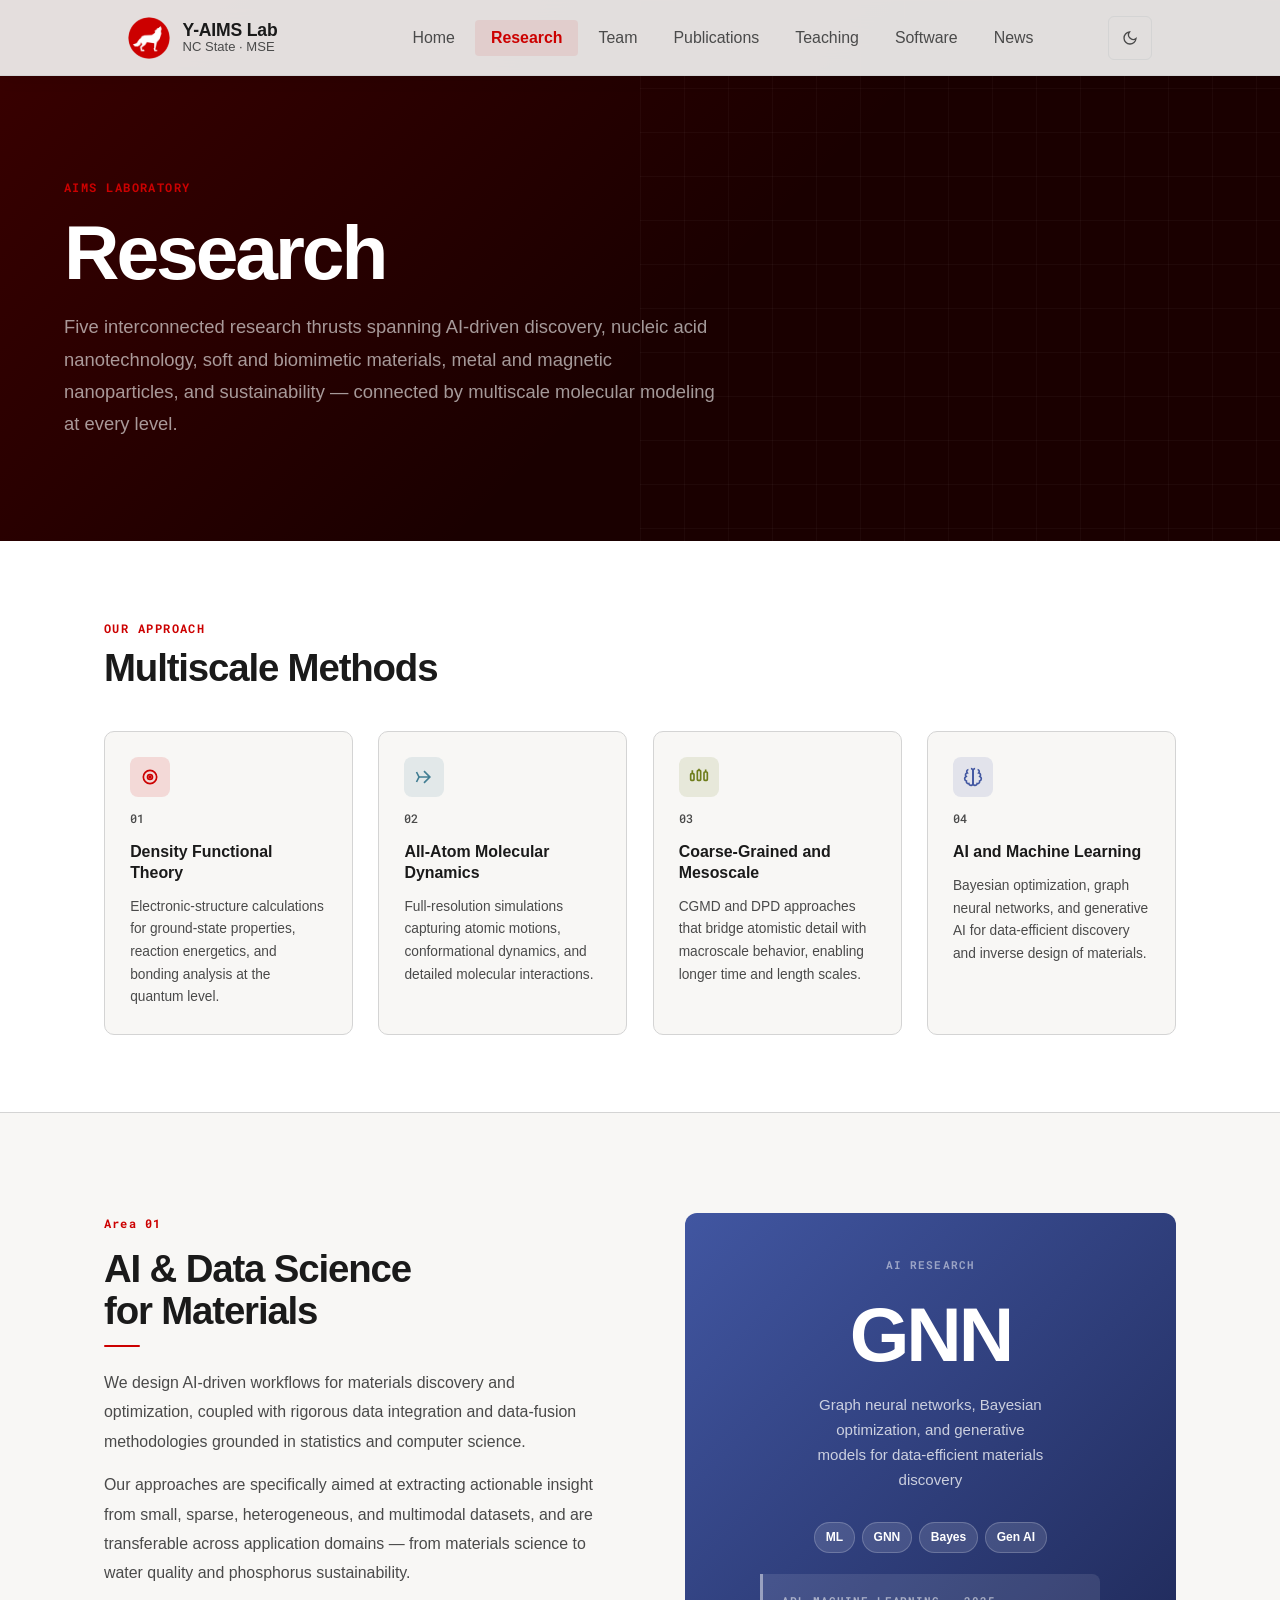
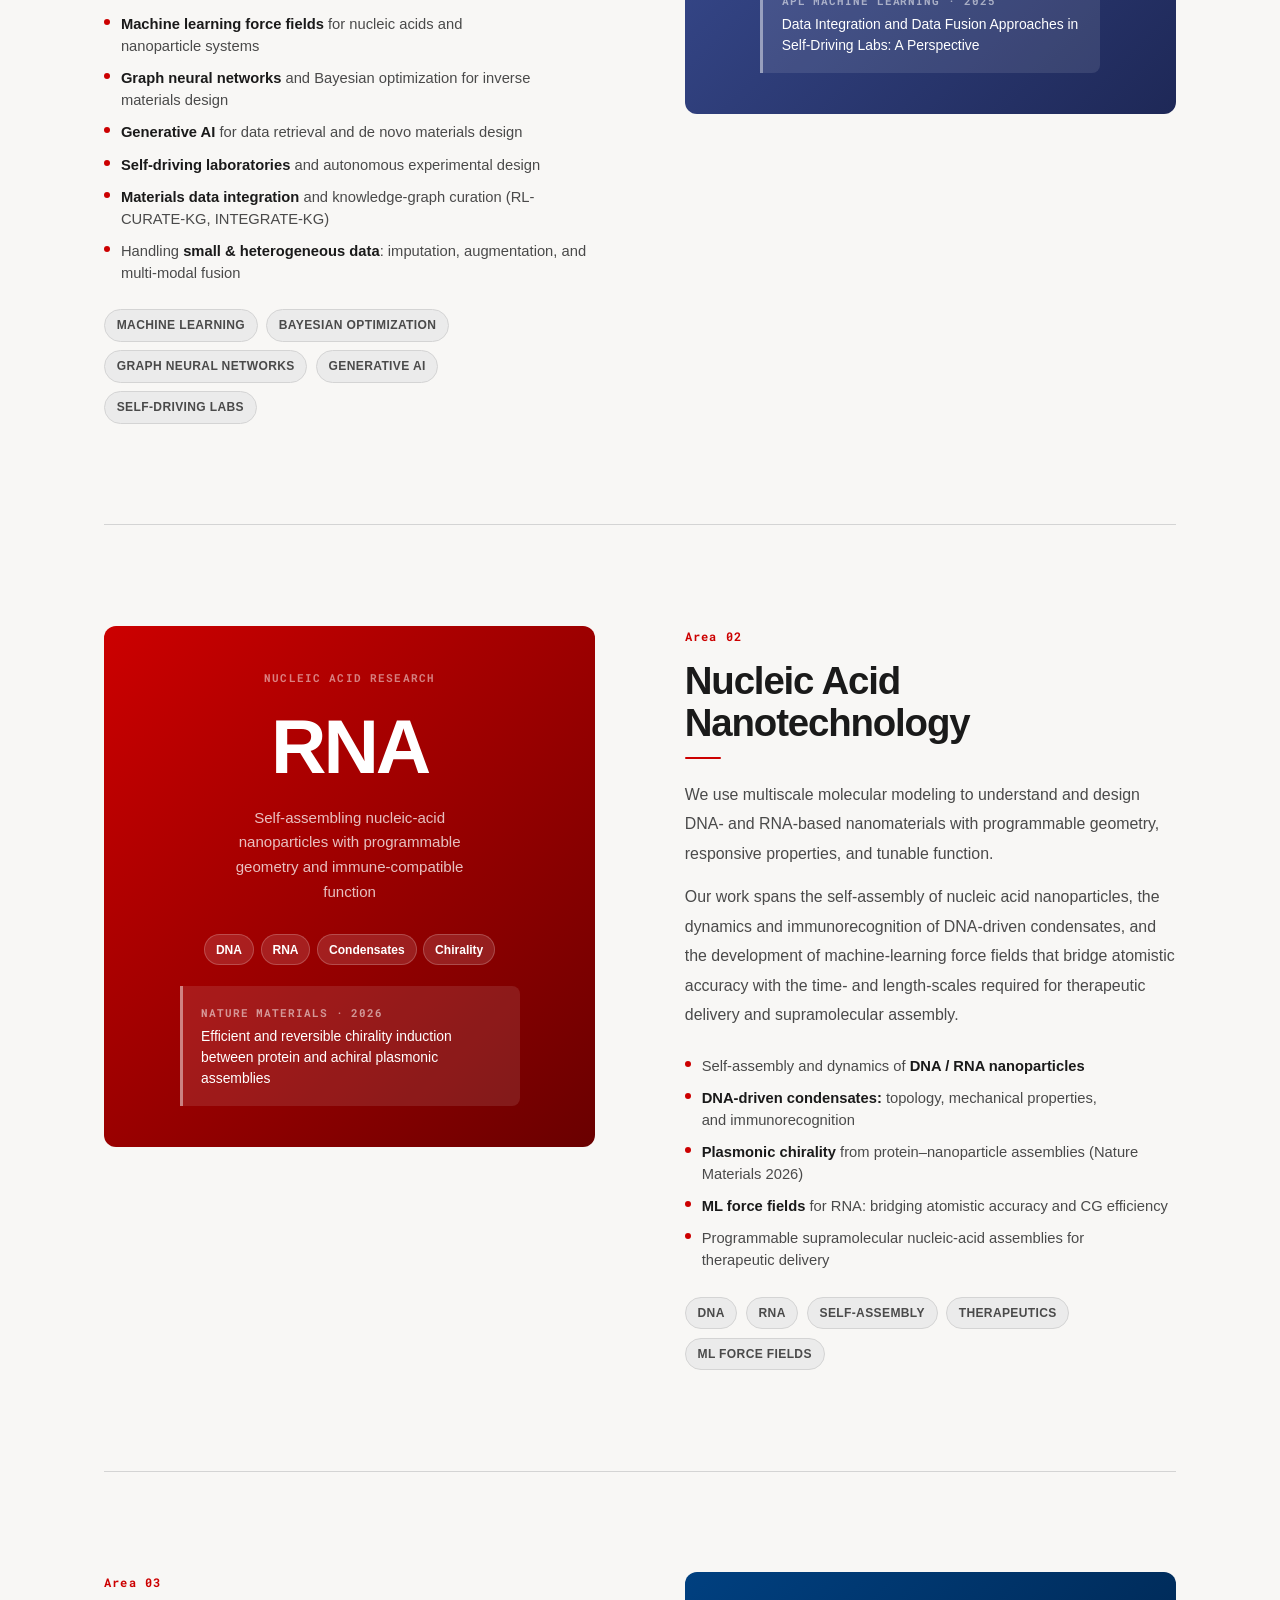
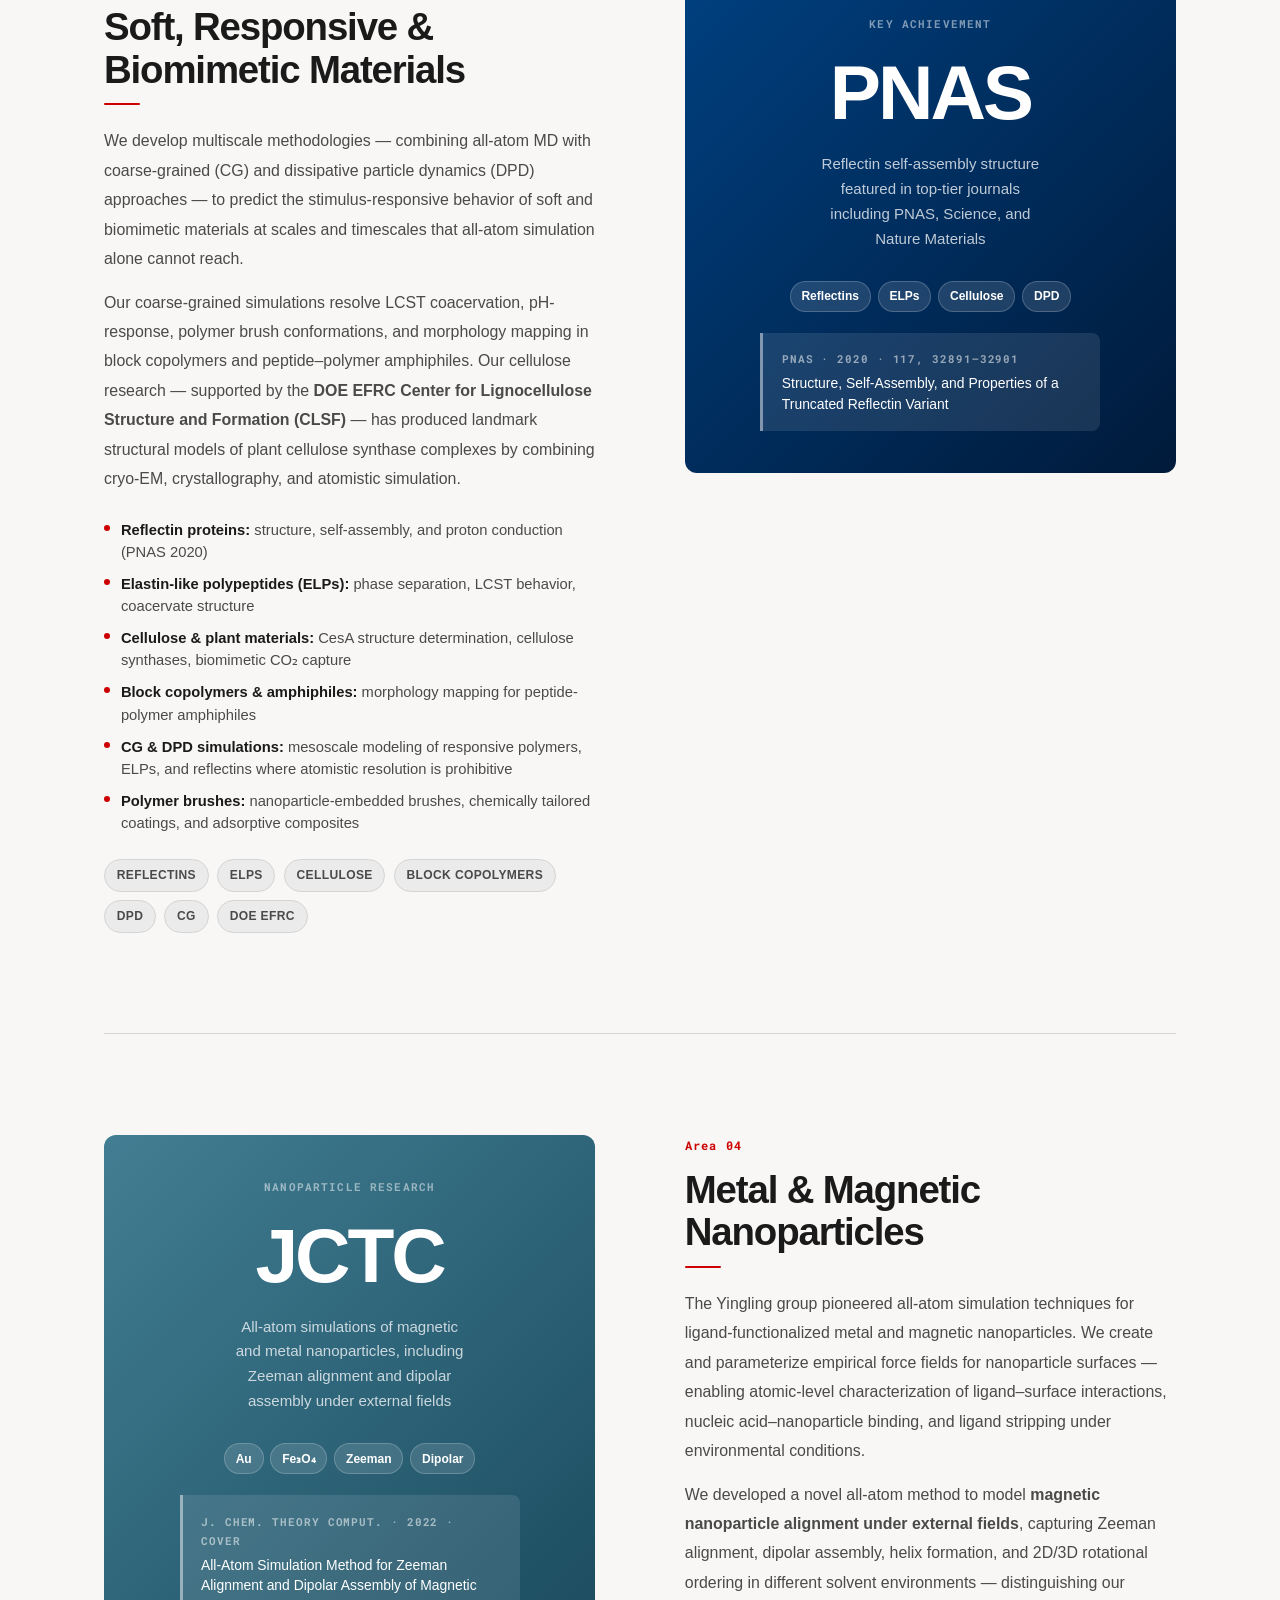
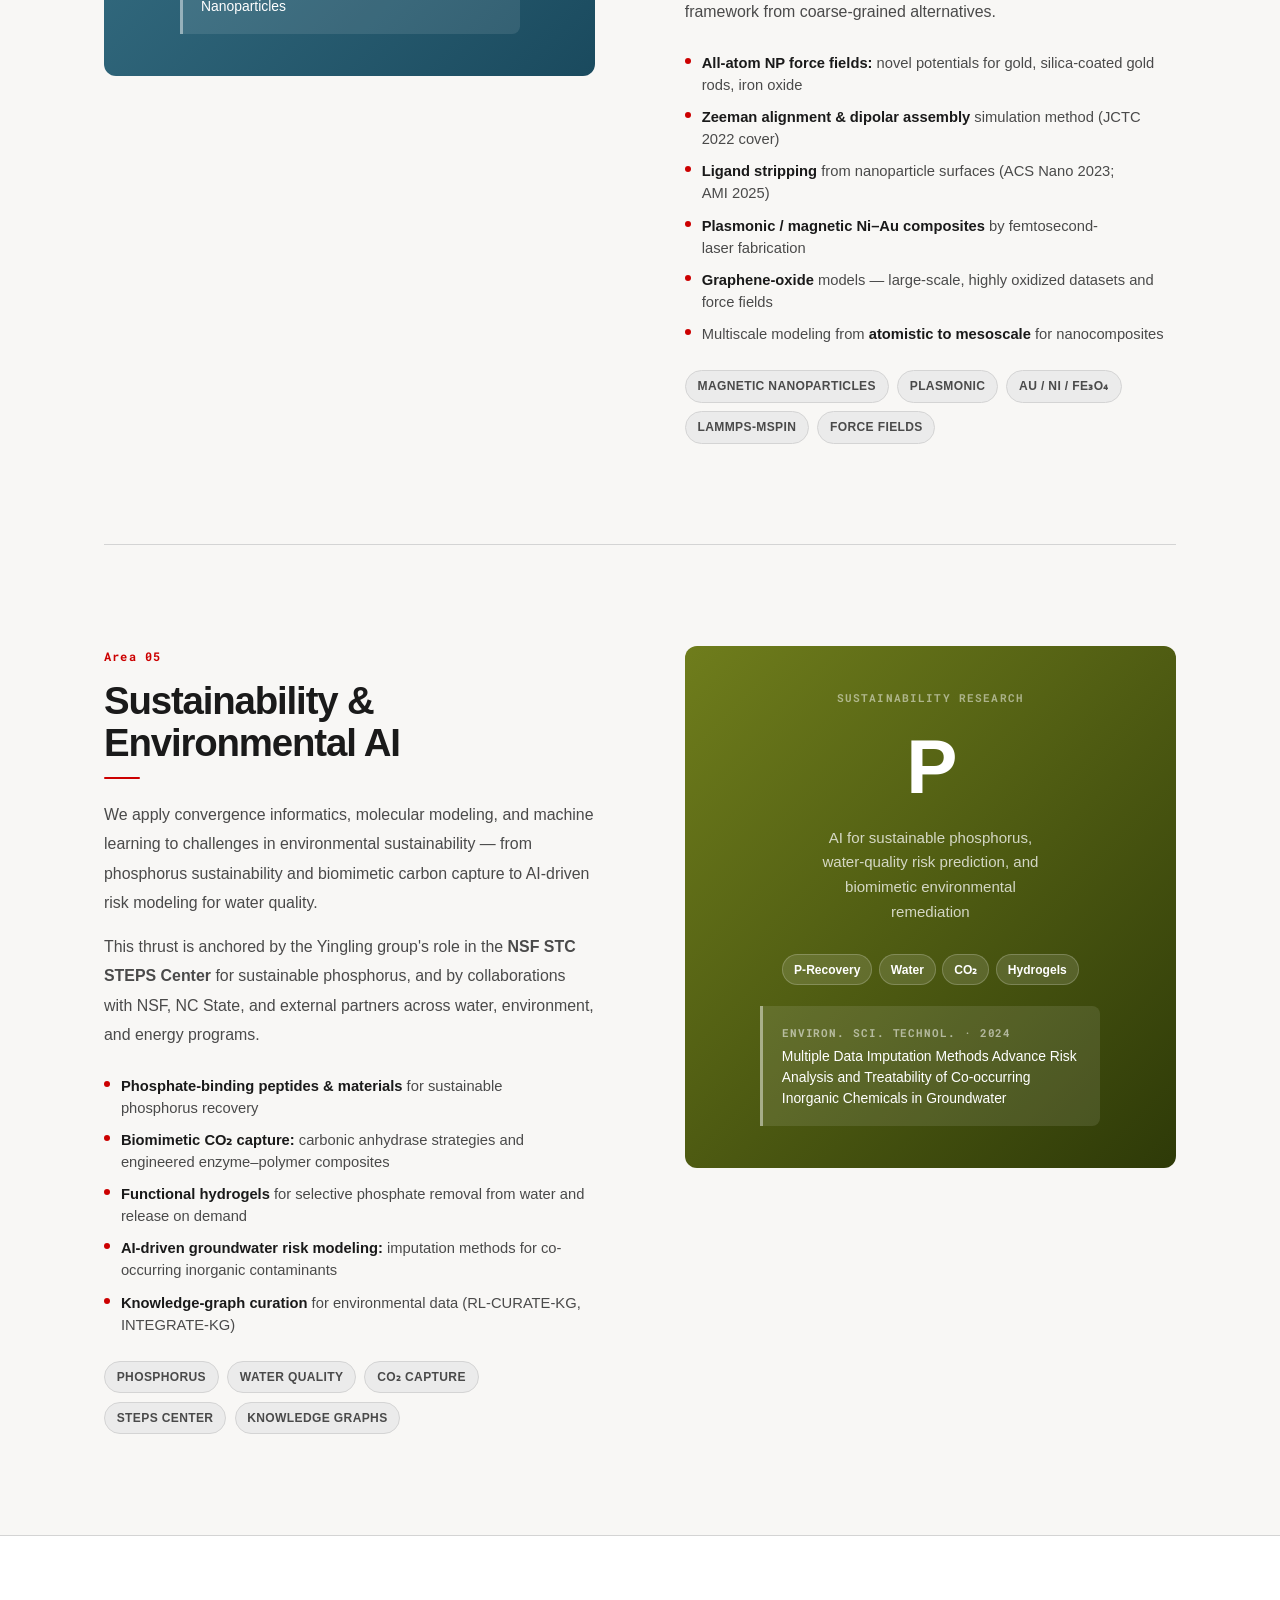
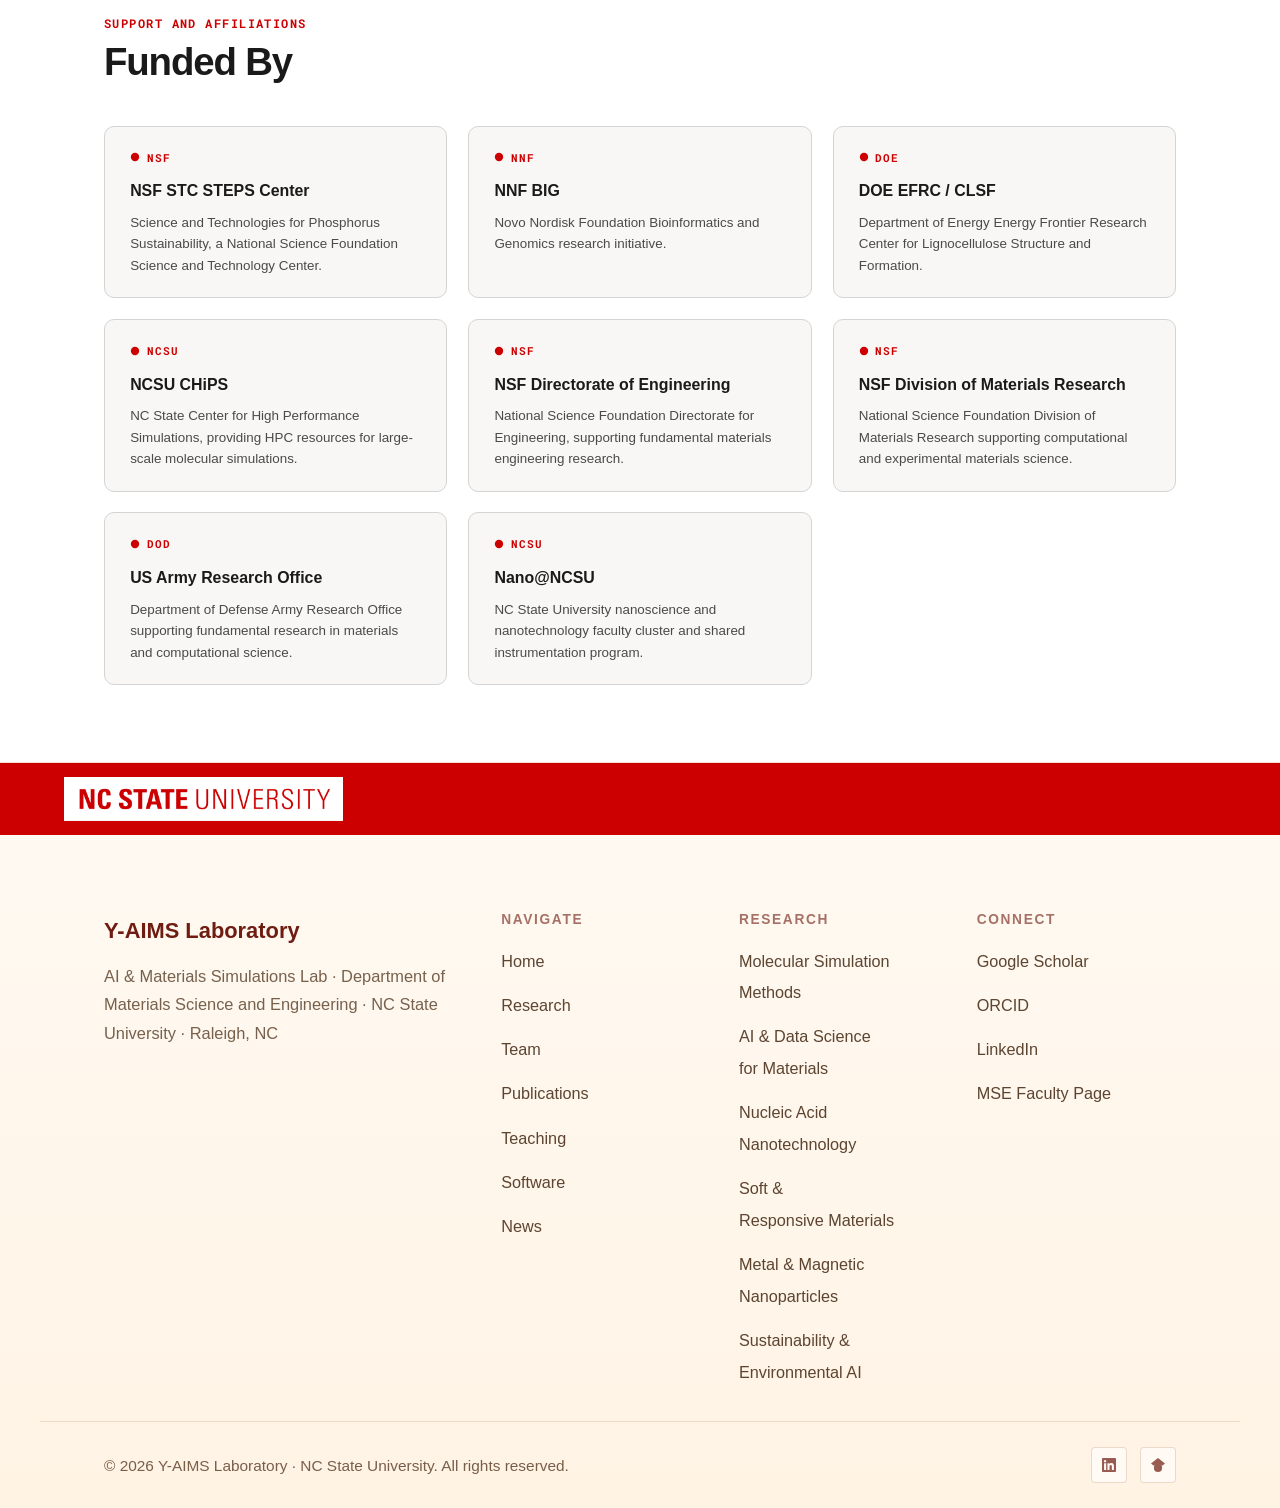
<file: research.html>
<!DOCTYPE html>
<html lang="en">
<head>
  <meta charset="UTF-8" />
  <meta name="viewport" content="width=device-width, initial-scale=1.0" />
  <title>Research — Y-AIMS Lab | NC State MSE</title>
  <meta name="description" content="Research in biomimetic materials, nanomaterials, and AI-driven materials discovery at the AIMS Laboratory, NC State University." />
  <link rel="stylesheet" href="https://cdn.ncsu.edu/brand-assets/fonts-2-0/include.css" />
  <link rel="stylesheet" href="https://cdn.ncsu.edu/brand-assets/fonts-2-0/include-roboto.css" />
  <link rel="stylesheet" href="https://fonts.googleapis.com/css2?family=Roboto+Mono:wght@400;500&display=swap" />
  <link rel="stylesheet" href="css/tokens.css" />
  <link rel="stylesheet" href="css/base.css" />
  <script>
    (function () {
      try {
        var t = localStorage.getItem('yaimsTheme');
        if (t !== 'dark' && t !== 'light') {
          t = window.matchMedia && window.matchMedia('(prefers-color-scheme: dark)').matches ? 'dark' : 'light';
        }
        document.documentElement.setAttribute('data-theme', t);
      } catch (e) { document.documentElement.setAttribute('data-theme', 'light'); }
    })();
  </script>
  <style>
/* ================================================================
   AIMS LAB - RESEARCH PAGE 2026
   ================================================================ */
*, *::before, *::after { box-sizing: border-box; margin: 0; padding: 0; }
html { scroll-behavior: smooth; scroll-padding-top: 76px; -webkit-font-smoothing: antialiased; }
body { background: var(--color-bg); color: var(--color-text); font-family: var(--font-body); overflow-x: hidden; }
img { display: block; max-width: 100%; }
ul { list-style: none; }

/* ── NAV ────────────────────────────────────────────────────── */
.site-nav { position: fixed; top: 0; left: 0; right: 0; z-index: 200; height: 76px; display: flex; align-items: center; padding-inline: clamp(1rem,5vw,4rem); background: color-mix(in srgb, var(--color-bg) 90%, transparent); backdrop-filter: blur(20px); -webkit-backdrop-filter: blur(20px); border-bottom: 1px solid var(--color-border); transition: box-shadow 0.3s; }
.site-nav.scrolled { box-shadow: 0 2px 16px rgba(0,0,0,0.08); }
.nav-inner { width: 100%; max-width: 1200px; margin-inline: auto; display: flex; align-items: center; gap: 2rem; }
.nav-logo { display: flex; align-items: center; gap: 0.75rem; text-decoration: none; flex-shrink: 0; }
.nav-wolf-img { width: 42px; height: 42px; border-radius: 50%; object-fit: cover; }
.nav-logo-text { display: flex; flex-direction: column; line-height: 1.1; }
.lab-name { font-family: var(--font-display); font-size: 1.05rem; font-weight: 700; color: var(--color-text); letter-spacing: -0.01em; }
.lab-dept { font-size: 0.78rem; color: var(--color-text-muted); }
.nav-links { display: flex; align-items: center; gap: 0.25rem; list-style: none; margin-left: auto; }
.nav-links a { font-size: 0.95rem; font-weight: 500; color: var(--color-text-muted); padding: 0.55rem 0.95rem; border-radius: 4px; text-decoration: none; transition: color 0.2s, background 0.2s; }
.nav-links a:hover, .nav-links a.active { color: var(--ncsu-red); background: var(--color-primary-highlight); }
.nav-links a.active { font-weight: 600; }
.btn-theme { display: flex; align-items: center; justify-content: center; width: 40px; height: 40px; border-radius: 6px; border: 1px solid var(--color-border); background: transparent; color: var(--color-text-muted); cursor: pointer; margin-left: 0.5rem; transition: all 0.2s; }
.btn-theme:hover { color: var(--color-text); background: var(--color-surface-offset); }
.nav-hamburger { display: none; flex-direction: column; gap: 5px; width: 36px; height: 36px; align-items: center; justify-content: center; border-radius: 6px; border: 1px solid var(--color-border); background: transparent; cursor: pointer; margin-left: auto; }
.nav-hamburger span { display: block; width: 18px; height: 1.5px; background: var(--color-text-muted); border-radius: 2px; }
.nav-mobile { display: none; flex-direction: column; gap: 0.25rem; padding: 1rem; border-top: 1px solid var(--color-border); background: var(--color-bg); }
.nav-mobile a { font-size: 1rem; font-weight: 500; color: var(--color-text-muted); padding: 0.75rem 1rem; border-radius: 6px; text-decoration: none; }
.nav-mobile a:hover, .nav-mobile a.active { color: var(--ncsu-red); background: var(--color-primary-highlight); }
@media (max-width: 768px) { .nav-links { display: none; } .nav-actions .btn-theme { display: none; } .nav-hamburger { display: flex; } .nav-mobile.open { display: flex; } }

/* ── PAGE HERO ───────────────────────────────────────────────── */
.page-hero { padding-top: calc(76px + clamp(3rem,8vw,6rem)); padding-bottom: clamp(3rem,8vw,6rem); padding-inline: clamp(1rem,5vw,4rem); background: var(--color-secondary); position: relative; overflow: hidden; }
.page-hero::before { content: ''; position: absolute; inset: 0; background: linear-gradient(135deg, rgba(204,0,0,0.18) 0%, transparent 55%); pointer-events: none; }
.page-hero::after { content: ''; position: absolute; top: 0; right: 0; width: 50%; height: 100%; background-image: linear-gradient(rgba(255,255,255,0.03) 1px, transparent 1px), linear-gradient(90deg, rgba(255,255,255,0.03) 1px, transparent 1px); background-size: 44px 44px; pointer-events: none; }
[data-theme='light'] .page-hero { background: #1a0000; }
.page-hero-inner { max-width: 1200px; margin-inline: auto; position: relative; z-index: 1; }
.mono-label { font-family: var(--font-mono); font-size: 0.72rem; font-weight: 700; letter-spacing: 0.12em; text-transform: uppercase; color: var(--ncsu-red); margin-bottom: 1rem; }
.page-hero-title { font-family: var(--font-display); font-size: clamp(2.5rem,6vw,5rem); font-weight: 800; color: #fff; letter-spacing: -0.04em; line-height: 1.0; margin-bottom: 1.25rem; }
.page-hero-subtitle { font-size: clamp(0.95rem,1.5vw,1.1rem); color: rgba(255,255,255,0.6); max-width: 64ch; line-height: 1.75; }

/* ── APPROACH BAND ───────────────────────────────────────────── */
.approach-band { background: var(--color-surface); padding-block: clamp(3rem,6vw,5rem); border-bottom: 1px solid var(--color-border); }
.band-inner { max-width: 1200px; margin-inline: auto; padding-inline: clamp(1rem,5vw,4rem); }
.approach-grid { display: grid; grid-template-columns: repeat(4, 1fr); gap: 1.5rem; margin-top: 2.5rem; }
.approach-card { background: var(--color-bg); border: 1px solid var(--color-border); border-radius: 10px; padding: 1.5rem; display: flex; flex-direction: column; gap: 0.75rem; transition: border-color 0.2s, box-shadow 0.2s; }
.approach-card:hover { border-color: var(--color-text-muted); box-shadow: 0 4px 16px rgba(0,0,0,0.07); }
.approach-icon { width: 40px; height: 40px; border-radius: 8px; display: flex; align-items: center; justify-content: center; flex-shrink: 0; }
.approach-num { font-family: var(--font-mono); font-size: 0.7rem; color: var(--color-text-muted); font-weight: 500; }
.approach-title { font-family: var(--font-display); font-size: 0.95rem; font-weight: 700; color: var(--color-text); line-height: 1.3; }
.approach-desc { font-size: 0.82rem; color: var(--color-text-muted); line-height: 1.65; }
@media (max-width: 900px) { .approach-grid { grid-template-columns: 1fr 1fr; } }
@media (max-width: 540px) { .approach-grid { grid-template-columns: 1fr; } }

/* ── RESEARCH AREAS ──────────────────────────────────────────── */
.areas-wrapper { max-width: 1200px; margin-inline: auto; padding-inline: clamp(1rem,5vw,4rem); }
.research-area { padding-block: clamp(4rem,8vw,6rem); border-bottom: 1px solid var(--color-border); }
.research-area:last-child { border-bottom: none; }
.area-inner { display: grid; grid-template-columns: 1fr 1fr; gap: clamp(3rem,7vw,6rem); align-items: start; }
.area-inner.reverse { direction: rtl; }
.area-inner.reverse > * { direction: ltr; }
.area-text .area-num { font-family: var(--font-mono); font-size: 0.7rem; font-weight: 700; letter-spacing: 0.1em; color: var(--ncsu-red); margin-bottom: 0.75rem; }
.area-text h2 { font-family: var(--font-display); font-size: clamp(1.6rem,3vw,2.4rem); font-weight: 800; letter-spacing: -0.03em; color: var(--color-text); line-height: 1.1; margin-bottom: 0.75rem; }
.area-rule { width: 36px; height: 2px; background: var(--ncsu-red); border-radius: 2px; margin-bottom: 1.25rem; }
.area-text p { font-size: 0.95rem; color: var(--color-text-muted); line-height: 1.85; }
.area-text p + p { margin-top: 0.85rem; }
.topic-list { margin-top: 1.5rem; display: flex; flex-direction: column; gap: 0.6rem; }
.topic-item { display: flex; align-items: flex-start; gap: 0.65rem; font-size: 0.88rem; color: var(--color-text-muted); line-height: 1.5; }
.topic-dot { width: 6px; height: 6px; border-radius: 50%; background: var(--ncsu-red); flex-shrink: 0; margin-top: 6px; }
.topic-item strong { color: var(--color-text); font-weight: 600; }
.tag-row { display: flex; flex-wrap: wrap; gap: 0.5rem; margin-top: 1.5rem; }
.tag-chip { font-size: 0.72rem; font-weight: 600; letter-spacing: 0.03em; text-transform: uppercase; padding: 0.3rem 0.7rem; border-radius: 99px; background: var(--color-surface-offset); border: 1px solid var(--color-border); color: var(--color-text-muted); }

/* Visual panel */
.area-visual { border-radius: 12px; overflow: hidden; min-height: 320px; display: flex; flex-direction: column; align-items: center; justify-content: center; padding: 2.5rem 2rem; position: relative; gap: 1.25rem; }
.area-visual-label { font-family: var(--font-mono); font-size: 0.68rem; font-weight: 700; letter-spacing: 0.1em; text-transform: uppercase; color: rgba(255,255,255,0.5); }
.area-visual-stat { font-family: var(--font-display); font-size: clamp(3rem,6vw,5rem); font-weight: 800; color: #fff; line-height: 1; letter-spacing: -0.04em; }
.area-visual-desc { font-size: 0.9rem; color: rgba(255,255,255,0.75); text-align: center; line-height: 1.65; max-width: 28ch; }
.visual-tag-row { display: flex; flex-wrap: wrap; gap: 0.4rem; justify-content: center; margin-top: 0.5rem; }
.visual-chip { background: rgba(255,255,255,0.12); border: 1px solid rgba(255,255,255,0.2); color: #fff; font-size: 0.72rem; font-weight: 600; padding: 0.25rem 0.65rem; border-radius: 99px; }
.area-pub-highlight { background: rgba(255,255,255,0.1); border-left: 3px solid rgba(255,255,255,0.45); padding: 1rem 1.1rem; border-radius: 0 8px 8px 0; width: 100%; max-width: 340px; }
.pub-venue { font-family: var(--font-mono); font-size: 0.68rem; font-weight: 700; letter-spacing: 0.08em; text-transform: uppercase; color: rgba(255,255,255,0.55); margin-bottom: 4px; }
.pub-name { font-size: 0.83rem; color: #fff; line-height: 1.5; font-weight: 500; }

@media (max-width: 800px) { .area-inner { grid-template-columns: 1fr; } .area-inner.reverse { direction: ltr; } .area-visual { min-height: 220px; } }

/* ── FUNDING SECTION ─────────────────────────────────────────── */
.funding-section { background: var(--color-surface); padding-block: clamp(3.5rem,6vw,5rem); border-top: 1px solid var(--color-border); }
.funding-inner { max-width: 1200px; margin-inline: auto; padding-inline: clamp(1rem,5vw,4rem); }
.funding-grid { display: grid; grid-template-columns: repeat(auto-fill, minmax(280px, 1fr)); gap: 1.25rem; margin-top: 2.5rem; }
.funder-card { background: var(--color-bg); border: 1px solid var(--color-border); border-radius: 10px; padding: 1.25rem 1.5rem; display: flex; flex-direction: column; gap: 0.6rem; transition: border-color 0.2s; }
.funder-card:hover { border-color: var(--ncsu-red); }
.funder-badge { display: inline-flex; align-items: center; gap: 0.4rem; font-family: var(--font-mono); font-size: 0.68rem; font-weight: 700; letter-spacing: 0.08em; text-transform: uppercase; color: var(--ncsu-red); margin-bottom: 0.25rem; }
.funder-name { font-family: var(--font-display); font-size: 0.95rem; font-weight: 700; color: var(--color-text); line-height: 1.3; }
.funder-desc { font-size: 0.8rem; color: var(--color-text-muted); line-height: 1.6; }

/* ── REVEAL / UTILS ──────────────────────────────────────────── */
.reveal { opacity: 0; transform: translateY(20px); transition: opacity 0.65s cubic-bezier(0.16,1,0.3,1), transform 0.65s cubic-bezier(0.16,1,0.3,1); }
.reveal.visible { opacity: 1; transform: none; }
.reveal-d1 { transition-delay: 0.1s; }
.reveal-d2 { transition-delay: 0.2s; }
.skip-link { position: absolute; top: -100%; left: 1rem; z-index: 9999; padding: 0.75rem 1.25rem; background: var(--ncsu-red); color: #fff; font-weight: 700; border-radius: 0 0 6px 6px; text-decoration: none; transition: top 0.15s; }
.skip-link:focus { top: 0; }
@media (prefers-reduced-motion: reduce) { *, *::before, *::after { animation-duration: 0.01ms !important; transition-duration: 0.01ms !important; } .reveal { opacity: 1 !important; transform: none !important; } }

/* Section head utility */
.section-head { display: flex; align-items: flex-end; justify-content: space-between; gap: 2rem; flex-wrap: wrap; margin-bottom: 0; }
.section-head-left .mono-label { margin-bottom: 0.5rem; }
.section-head-left h2 { font-family: var(--font-display); font-size: clamp(1.6rem,3vw,2.4rem); font-weight: 800; letter-spacing: -0.03em; color: var(--color-text); line-height: 1.1; }
  </style>
</head>
<body>
<a href="#main-content" class="skip-link">Skip to main content</a>
<script src="https://cdn.ncsu.edu/brand-assets/utility-bar/v3/ncstate-utility-bar.js"></script>

<!-- NAV -->
<nav class="site-nav" id="site-nav" role="navigation" aria-label="Main navigation">
  <div class="nav-inner">
    <a href="index.html" class="nav-logo" aria-label="Y-AIMS Lab home">
      <img src="assets/ncsu/circle-wolf-400.png" alt="NC State wolf mark" class="nav-wolf-img" width="34" height="34" loading="eager" />
      <div class="nav-logo-text">
        <span class="lab-name">Y-AIMS Lab</span>
        <span class="lab-dept">NC State · MSE</span>
      </div>
    </a>
    <ul class="nav-links" role="list">
      <li><a href="index.html">Home</a></li>
      <li><a href="research.html" class="active" aria-current="page">Research</a></li>
      <li><a href="team.html">Team</a></li>
      <li><a href="publications.html">Publications</a></li>
      <li><a href="teaching.html">Teaching</a></li>
      <li><a href="software.html">Software</a></li>
      <li><a href="news.html">News</a></li>
    </ul>
    <div class="nav-actions" style="display:flex;align-items:center;">
      <button class="btn-theme" data-theme-toggle aria-label="Toggle dark mode"></button>
    </div>
    <button class="nav-hamburger" aria-label="Open menu" aria-expanded="false">
      <span></span><span></span><span></span>
    </button>
  </div>
  <div class="nav-mobile" id="nav-mobile">
    <a href="index.html">Home</a>
    <a href="research.html" class="active" aria-current="page">Research</a>
    <a href="team.html">Team</a>
    <a href="publications.html">Publications</a>
    <a href="teaching.html">Teaching</a>
    <a href="software.html">Software</a>
    <a href="news.html">News</a>
  </div>
</nav>

<!-- HERO -->
<header class="page-hero">
  <div class="page-hero-inner">
    <p class="mono-label">AIMS Laboratory</p>
    <h1 class="page-hero-title">Research</h1>
    <p class="page-hero-subtitle">Five interconnected research thrusts spanning AI-driven discovery, nucleic acid nanotechnology, soft and biomimetic materials, metal and magnetic nanoparticles, and sustainability — connected by multiscale molecular modeling at every level.</p>
  </div>
</header>

<main id="main-content" tabindex="-1">

<!-- APPROACH BAND -->
<section class="approach-band" id="molecular-sims" aria-label="Our computational approach">
  <div class="band-inner">
    <div class="section-head reveal">
      <div class="section-head-left">
        <p class="mono-label">Our Approach</p>
        <h2>Multiscale Methods</h2>
      </div>
    </div>
    <div class="approach-grid">
      <div class="approach-card reveal reveal-d1">
        <div class="approach-icon" style="background: color-mix(in srgb, var(--ncsu-red) 12%, transparent);">
          <svg width="20" height="20" viewBox="0 0 24 24" fill="none" stroke="var(--ncsu-red)" stroke-width="2"><circle cx="12" cy="12" r="3"/><circle cx="12" cy="12" r="8"/><circle cx="12" cy="12" r="1" fill="var(--ncsu-red)"/></svg>
        </div>
        <span class="approach-num">01</span>
        <div class="approach-title">Density Functional Theory</div>
        <div class="approach-desc">Electronic-structure calculations for ground-state properties, reaction energetics, and bonding analysis at the quantum level.</div>
      </div>
      <div class="approach-card reveal reveal-d2">
        <div class="approach-icon" style="background: color-mix(in srgb, var(--ncsu-blue-teal) 12%, transparent);">
          <svg width="20" height="20" viewBox="0 0 24 24" fill="none" stroke="var(--ncsu-blue-teal)" stroke-width="2"><path d="M5 12h14M12 5l7 7-7 7"/><path d="M3 6l3 6-3 6"/></svg>
        </div>
        <span class="approach-num">02</span>
        <div class="approach-title">All-Atom Molecular Dynamics</div>
        <div class="approach-desc">Full-resolution simulations capturing atomic motions, conformational dynamics, and detailed molecular interactions.</div>
      </div>
      <div class="approach-card reveal reveal-d1">
        <div class="approach-icon" style="background: color-mix(in srgb, var(--ncsu-green) 12%, transparent);">
          <svg width="20" height="20" viewBox="0 0 24 24" fill="none" stroke="var(--ncsu-green)" stroke-width="2"><rect x="2" y="8" width="4" height="8" rx="1"/><rect x="10" y="4" width="4" height="12" rx="1"/><rect x="18" y="6" width="4" height="10" rx="1"/><path d="M4 8V4M12 4V2M20 6V3"/></svg>
        </div>
        <span class="approach-num">03</span>
        <div class="approach-title">Coarse-Grained and Mesoscale</div>
        <div class="approach-desc">CGMD and DPD approaches that bridge atomistic detail with macroscale behavior, enabling longer time and length scales.</div>
      </div>
      <div class="approach-card reveal reveal-d2">
        <div class="approach-icon" style="background: color-mix(in srgb, var(--ncsu-blue) 12%, transparent);">
          <svg width="20" height="20" viewBox="0 0 24 24" fill="none" stroke="var(--ncsu-blue)" stroke-width="2"><path d="M9.5 2A2.5 2.5 0 0 1 12 4.5v15a2.5 2.5 0 0 1-4.96.44 2.5 2.5 0 0 1-2.96-3.08 3 3 0 0 1-.34-5.58 2.5 2.5 0 0 1 1.32-4.24 2.5 2.5 0 0 1 1.44-4.04"/><path d="M14.5 2A2.5 2.5 0 0 0 12 4.5v15a2.5 2.5 0 0 0 4.96.44 2.5 2.5 0 0 0 2.96-3.08 3 3 0 0 0 .34-5.58 2.5 2.5 0 0 0-1.32-4.24 2.5 2.5 0 0 0-1.44-4.04"/></svg>
        </div>
        <span class="approach-num">04</span>
        <div class="approach-title">AI and Machine Learning</div>
        <div class="approach-desc">Bayesian optimization, graph neural networks, and generative AI for data-efficient discovery and inverse design of materials.</div>
      </div>
    </div>
  </div>
</section>

<!-- RESEARCH AREAS -->
<div class="areas-wrapper">

  <!-- 01: AI & Data Science for Materials -->
  <section class="research-area" id="ai" aria-labelledby="area1-title">
    <div class="area-inner reveal">
      <div class="area-text">
        <p class="area-num">Area 01</p>
        <h2 id="area1-title">AI &amp; Data Science for Materials</h2>
        <div class="area-rule"></div>
        <p>We design AI-driven workflows for materials discovery and optimization, coupled with rigorous data integration and data-fusion methodologies grounded in statistics and computer science.</p>
        <p>Our approaches are specifically aimed at extracting actionable insight from small, sparse, heterogeneous, and multimodal datasets, and are transferable across application domains — from materials science to water quality and phosphorus sustainability.</p>
        <ul class="topic-list">
          <li class="topic-item"><span class="topic-dot"></span><span><strong>Machine learning force fields</strong> for nucleic acids and nanoparticle systems</span></li>
          <li class="topic-item"><span class="topic-dot"></span><span><strong>Graph neural networks</strong> and Bayesian optimization for inverse materials design</span></li>
          <li class="topic-item"><span class="topic-dot"></span><span><strong>Generative AI</strong> for data retrieval and de novo materials design</span></li>
          <li class="topic-item"><span class="topic-dot"></span><span><strong>Self-driving laboratories</strong> and autonomous experimental design</span></li>
          <li class="topic-item"><span class="topic-dot"></span><span><strong>Materials data integration</strong> and knowledge-graph curation (RL-CURATE-KG, INTEGRATE-KG)</span></li>
          <li class="topic-item"><span class="topic-dot"></span><span>Handling <strong>small &amp; heterogeneous data</strong>: imputation, augmentation, and multi-modal fusion</span></li>
        </ul>
        <div class="tag-row">
          <span class="tag-chip">Machine Learning</span>
          <span class="tag-chip">Bayesian Optimization</span>
          <span class="tag-chip">Graph Neural Networks</span>
          <span class="tag-chip">Generative AI</span>
          <span class="tag-chip">Self-Driving Labs</span>
        </div>
      </div>
      <div class="area-visual" style="background: linear-gradient(135deg, #4156A1 0%, #1e2857 100%);">
        <div class="area-visual-label">AI Research</div>
        <div class="area-visual-stat">GNN</div>
        <div class="area-visual-desc">Graph neural networks, Bayesian optimization, and generative models for data-efficient materials discovery</div>
        <div class="visual-tag-row">
          <span class="visual-chip">ML</span>
          <span class="visual-chip">GNN</span>
          <span class="visual-chip">Bayes</span>
          <span class="visual-chip">Gen AI</span>
        </div>
        <div class="area-pub-highlight">
          <div class="pub-venue">APL Machine Learning · 2025</div>
          <div class="pub-name">Data Integration and Data Fusion Approaches in Self-Driving Labs: A Perspective</div>
        </div>
      </div>
    </div>
  </section>

  <!-- 02: Nucleic Acid Nanotechnology -->
  <section class="research-area" id="nucleic-acid" aria-labelledby="area2-title">
    <div class="area-inner reverse reveal">
      <div class="area-text">
        <p class="area-num">Area 02</p>
        <h2 id="area2-title">Nucleic Acid Nanotechnology</h2>
        <div class="area-rule"></div>
        <p>We use multiscale molecular modeling to understand and design DNA- and RNA-based nanomaterials with programmable geometry, responsive properties, and tunable function.</p>
        <p>Our work spans the self-assembly of nucleic acid nanoparticles, the dynamics and immunorecognition of DNA-driven condensates, and the development of machine-learning force fields that bridge atomistic accuracy with the time- and length-scales required for therapeutic delivery and supramolecular assembly.</p>
        <ul class="topic-list">
          <li class="topic-item"><span class="topic-dot"></span><span>Self-assembly and dynamics of <strong>DNA / RNA nanoparticles</strong></span></li>
          <li class="topic-item"><span class="topic-dot"></span><span><strong>DNA-driven condensates:</strong> topology, mechanical properties, and immunorecognition</span></li>
          <li class="topic-item"><span class="topic-dot"></span><span><strong>Plasmonic chirality</strong> from protein–nanoparticle assemblies (Nature Materials 2026)</span></li>
          <li class="topic-item"><span class="topic-dot"></span><span><strong>ML force fields</strong> for RNA: bridging atomistic accuracy and CG efficiency</span></li>
          <li class="topic-item"><span class="topic-dot"></span><span>Programmable supramolecular nucleic-acid assemblies for therapeutic delivery</span></li>
        </ul>
        <div class="tag-row">
          <span class="tag-chip">DNA</span>
          <span class="tag-chip">RNA</span>
          <span class="tag-chip">Self-Assembly</span>
          <span class="tag-chip">Therapeutics</span>
          <span class="tag-chip">ML Force Fields</span>
        </div>
      </div>
      <div class="area-visual" style="background: linear-gradient(135deg, #cc0000 0%, #6a0000 100%);">
        <div class="area-visual-label">Nucleic Acid Research</div>
        <div class="area-visual-stat">RNA</div>
        <div class="area-visual-desc">Self-assembling nucleic-acid nanoparticles with programmable geometry and immune-compatible function</div>
        <div class="visual-tag-row">
          <span class="visual-chip">DNA</span>
          <span class="visual-chip">RNA</span>
          <span class="visual-chip">Condensates</span>
          <span class="visual-chip">Chirality</span>
        </div>
        <div class="area-pub-highlight">
          <div class="pub-venue">Nature Materials · 2026</div>
          <div class="pub-name">Efficient and reversible chirality induction between protein and achiral plasmonic assemblies</div>
        </div>
      </div>
    </div>
  </section>

  <!-- 03: Soft, Responsive & Biomimetic Materials -->
  <section class="research-area" id="soft-responsive" aria-labelledby="area3-title">
    <div class="area-inner reveal">
      <div class="area-text">
        <p class="area-num">Area 03</p>
        <h2 id="area3-title">Soft, Responsive &amp; Biomimetic Materials</h2>
        <div class="area-rule"></div>
        <p>We develop multiscale methodologies — combining all-atom MD with coarse-grained (CG) and dissipative particle dynamics (DPD) approaches — to predict the stimulus-responsive behavior of soft and biomimetic materials at scales and timescales that all-atom simulation alone cannot reach.</p>
        <p>Our coarse-grained simulations resolve LCST coacervation, pH-response, polymer brush conformations, and morphology mapping in block copolymers and peptide–polymer amphiphiles. Our cellulose research — supported by the <strong>DOE EFRC Center for Lignocellulose Structure and Formation (CLSF)</strong> — has produced landmark structural models of plant cellulose synthase complexes by combining cryo-EM, crystallography, and atomistic simulation.</p>
        <ul class="topic-list">
          <li class="topic-item"><span class="topic-dot"></span><span><strong>Reflectin proteins:</strong> structure, self-assembly, and proton conduction (PNAS 2020)</span></li>
          <li class="topic-item"><span class="topic-dot"></span><span><strong>Elastin-like polypeptides (ELPs):</strong> phase separation, LCST behavior, coacervate structure</span></li>
          <li class="topic-item"><span class="topic-dot"></span><span><strong>Cellulose &amp; plant materials:</strong> CesA structure determination, cellulose synthases, biomimetic CO₂ capture</span></li>
          <li class="topic-item"><span class="topic-dot"></span><span><strong>Block copolymers &amp; amphiphiles:</strong> morphology mapping for peptide-polymer amphiphiles</span></li>
          <li class="topic-item"><span class="topic-dot"></span><span><strong>CG &amp; DPD simulations:</strong> mesoscale modeling of responsive polymers, ELPs, and reflectins where atomistic resolution is prohibitive</span></li>
          <li class="topic-item"><span class="topic-dot"></span><span><strong>Polymer brushes:</strong> nanoparticle-embedded brushes, chemically tailored coatings, and adsorptive composites</span></li>
        </ul>
        <div class="tag-row">
          <span class="tag-chip">Reflectins</span>
          <span class="tag-chip">ELPs</span>
          <span class="tag-chip">Cellulose</span>
          <span class="tag-chip">Block Copolymers</span>
          <span class="tag-chip">DPD</span>
          <span class="tag-chip">CG</span>
          <span class="tag-chip">DOE EFRC</span>
        </div>
      </div>
      <div class="area-visual" style="background: linear-gradient(135deg, #004080 0%, #001a3a 100%);">
        <div class="area-visual-label">Key Achievement</div>
        <div class="area-visual-stat">PNAS</div>
        <div class="area-visual-desc">Reflectin self-assembly structure featured in top-tier journals including PNAS, Science, and Nature Materials</div>
        <div class="visual-tag-row">
          <span class="visual-chip">Reflectins</span>
          <span class="visual-chip">ELPs</span>
          <span class="visual-chip">Cellulose</span>
          <span class="visual-chip">DPD</span>
        </div>
        <div class="area-pub-highlight">
          <div class="pub-venue">PNAS · 2020 · 117, 32891–32901</div>
          <div class="pub-name">Structure, Self-Assembly, and Properties of a Truncated Reflectin Variant</div>
        </div>
      </div>
    </div>
  </section>

  <!-- 04: Metal & Magnetic Nanoparticles -->
  <section class="research-area" id="nanoparticles" aria-labelledby="area4-title">
    <div class="area-inner reverse reveal">
      <div class="area-text">
        <p class="area-num">Area 04</p>
        <h2 id="area4-title">Metal &amp; Magnetic Nanoparticles</h2>
        <div class="area-rule"></div>
        <p>The Yingling group pioneered all-atom simulation techniques for ligand-functionalized metal and magnetic nanoparticles. We create and parameterize empirical force fields for nanoparticle surfaces — enabling atomic-level characterization of ligand–surface interactions, nucleic acid–nanoparticle binding, and ligand stripping under environmental conditions.</p>
        <p>We developed a novel all-atom method to model <strong>magnetic nanoparticle alignment under external fields</strong>, capturing Zeeman alignment, dipolar assembly, helix formation, and 2D/3D rotational ordering in different solvent environments — distinguishing our framework from coarse-grained alternatives.</p>
        <ul class="topic-list">
          <li class="topic-item"><span class="topic-dot"></span><span><strong>All-atom NP force fields:</strong> novel potentials for gold, silica-coated gold rods, iron oxide</span></li>
          <li class="topic-item"><span class="topic-dot"></span><span><strong>Zeeman alignment &amp; dipolar assembly</strong> simulation method (JCTC 2022 cover)</span></li>
          <li class="topic-item"><span class="topic-dot"></span><span><strong>Ligand stripping</strong> from nanoparticle surfaces (ACS Nano 2023; AMI 2025)</span></li>
          <li class="topic-item"><span class="topic-dot"></span><span><strong>Plasmonic / magnetic Ni–Au composites</strong> by femtosecond-laser fabrication</span></li>
          <li class="topic-item"><span class="topic-dot"></span><span><strong>Graphene-oxide</strong> models — large-scale, highly oxidized datasets and force fields</span></li>
          <li class="topic-item"><span class="topic-dot"></span><span>Multiscale modeling from <strong>atomistic to mesoscale</strong> for nanocomposites</span></li>
        </ul>
        <div class="tag-row">
          <span class="tag-chip">Magnetic Nanoparticles</span>
          <span class="tag-chip">Plasmonic</span>
          <span class="tag-chip">Au / Ni / Fe₃O₄</span>
          <span class="tag-chip">LAMMPS-mspin</span>
          <span class="tag-chip">Force Fields</span>
        </div>
      </div>
      <div class="area-visual" style="background: linear-gradient(135deg, #427E93 0%, #1a4a5e 100%);">
        <div class="area-visual-label">Nanoparticle Research</div>
        <div class="area-visual-stat">JCTC</div>
        <div class="area-visual-desc">All-atom simulations of magnetic and metal nanoparticles, including Zeeman alignment and dipolar assembly under external fields</div>
        <div class="visual-tag-row">
          <span class="visual-chip">Au</span>
          <span class="visual-chip">Fe₃O₄</span>
          <span class="visual-chip">Zeeman</span>
          <span class="visual-chip">Dipolar</span>
        </div>
        <div class="area-pub-highlight">
          <div class="pub-venue">J. Chem. Theory Comput. · 2022 · Cover</div>
          <div class="pub-name">All-Atom Simulation Method for Zeeman Alignment and Dipolar Assembly of Magnetic Nanoparticles</div>
        </div>
      </div>
    </div>
  </section>

  <!-- 05: Sustainability & Environmental AI -->
  <section class="research-area" id="sustainability" aria-labelledby="area5-title">
    <div class="area-inner reveal">
      <div class="area-text">
        <p class="area-num">Area 05</p>
        <h2 id="area5-title">Sustainability &amp; Environmental AI</h2>
        <div class="area-rule"></div>
        <p>We apply convergence informatics, molecular modeling, and machine learning to challenges in environmental sustainability — from phosphorus sustainability and biomimetic carbon capture to AI-driven risk modeling for water quality.</p>
        <p>This thrust is anchored by the Yingling group's role in the <strong>NSF STC STEPS Center</strong> for sustainable phosphorus, and by collaborations with NSF, NC State, and external partners across water, environment, and energy programs.</p>
        <ul class="topic-list">
          <li class="topic-item"><span class="topic-dot"></span><span><strong>Phosphate-binding peptides &amp; materials</strong> for sustainable phosphorus recovery</span></li>
          <li class="topic-item"><span class="topic-dot"></span><span><strong>Biomimetic CO₂ capture:</strong> carbonic anhydrase strategies and engineered enzyme–polymer composites</span></li>
          <li class="topic-item"><span class="topic-dot"></span><span><strong>Functional hydrogels</strong> for selective phosphate removal from water and release on demand</span></li>
          <li class="topic-item"><span class="topic-dot"></span><span><strong>AI-driven groundwater risk modeling:</strong> imputation methods for co-occurring inorganic contaminants</span></li>
          <li class="topic-item"><span class="topic-dot"></span><span><strong>Knowledge-graph curation</strong> for environmental data (RL-CURATE-KG, INTEGRATE-KG)</span></li>
        </ul>
        <div class="tag-row">
          <span class="tag-chip">Phosphorus</span>
          <span class="tag-chip">Water Quality</span>
          <span class="tag-chip">CO₂ Capture</span>
          <span class="tag-chip">STEPS Center</span>
          <span class="tag-chip">Knowledge Graphs</span>
        </div>
      </div>
      <div class="area-visual" style="background: linear-gradient(135deg, #6F7D1C 0%, #2e3a08 100%);">
        <div class="area-visual-label">Sustainability Research</div>
        <div class="area-visual-stat">P</div>
        <div class="area-visual-desc">AI for sustainable phosphorus, water-quality risk prediction, and biomimetic environmental remediation</div>
        <div class="visual-tag-row">
          <span class="visual-chip">P-Recovery</span>
          <span class="visual-chip">Water</span>
          <span class="visual-chip">CO₂</span>
          <span class="visual-chip">Hydrogels</span>
        </div>
        <div class="area-pub-highlight">
          <div class="pub-venue">Environ. Sci. Technol. · 2024</div>
          <div class="pub-name">Multiple Data Imputation Methods Advance Risk Analysis and Treatability of Co-occurring Inorganic Chemicals in Groundwater</div>
        </div>
      </div>
    </div>
  </section>

</div>

<!-- FUNDING SECTION -->
<section class="funding-section" aria-labelledby="funding-title">
  <div class="funding-inner">
    <div class="section-head reveal">
      <div class="section-head-left">
        <p class="mono-label">Support and Affiliations</p>
        <h2 id="funding-title">Funded By</h2>
      </div>
    </div>
    <div class="funding-grid">
      <div class="funder-card reveal reveal-d1">
        <span class="funder-badge"><svg width="10" height="10" viewBox="0 0 24 24" fill="var(--ncsu-red)"><circle cx="12" cy="12" r="10"/></svg> NSF</span>
        <div class="funder-name">NSF STC STEPS Center</div>
        <div class="funder-desc">Science and Technologies for Phosphorus Sustainability, a National Science Foundation Science and Technology Center.</div>
      </div>
      <div class="funder-card reveal reveal-d2">
        <span class="funder-badge"><svg width="10" height="10" viewBox="0 0 24 24" fill="var(--ncsu-red)"><circle cx="12" cy="12" r="10"/></svg> NNF</span>
        <div class="funder-name">NNF BIG</div>
        <div class="funder-desc">Novo Nordisk Foundation Bioinformatics and Genomics research initiative.</div>
      </div>
      <div class="funder-card reveal reveal-d1">
        <span class="funder-badge"><svg width="10" height="10" viewBox="0 0 24 24" fill="var(--ncsu-red)"><circle cx="12" cy="12" r="10"/></svg> DOE</span>
        <div class="funder-name">DOE EFRC / CLSF</div>
        <div class="funder-desc">Department of Energy Energy Frontier Research Center for Lignocellulose Structure and Formation.</div>
      </div>
      <div class="funder-card reveal reveal-d2">
        <span class="funder-badge"><svg width="10" height="10" viewBox="0 0 24 24" fill="var(--ncsu-red)"><circle cx="12" cy="12" r="10"/></svg> NCSU</span>
        <div class="funder-name">NCSU CHiPS</div>
        <div class="funder-desc">NC State Center for High Performance Simulations, providing HPC resources for large-scale molecular simulations.</div>
      </div>
      <div class="funder-card reveal reveal-d1">
        <span class="funder-badge"><svg width="10" height="10" viewBox="0 0 24 24" fill="var(--ncsu-red)"><circle cx="12" cy="12" r="10"/></svg> NSF</span>
        <div class="funder-name">NSF Directorate of Engineering</div>
        <div class="funder-desc">National Science Foundation Directorate for Engineering, supporting fundamental materials engineering research.</div>
      </div>
      <div class="funder-card reveal reveal-d2">
        <span class="funder-badge"><svg width="10" height="10" viewBox="0 0 24 24" fill="var(--ncsu-red)"><circle cx="12" cy="12" r="10"/></svg> NSF</span>
        <div class="funder-name">NSF Division of Materials Research</div>
        <div class="funder-desc">National Science Foundation Division of Materials Research supporting computational and experimental materials science.</div>
      </div>
      <div class="funder-card reveal reveal-d1">
        <span class="funder-badge"><svg width="10" height="10" viewBox="0 0 24 24" fill="var(--ncsu-red)"><circle cx="12" cy="12" r="10"/></svg> DOD</span>
        <div class="funder-name">US Army Research Office</div>
        <div class="funder-desc">Department of Defense Army Research Office supporting fundamental research in materials and computational science.</div>
      </div>
      <div class="funder-card reveal reveal-d2">
        <span class="funder-badge"><svg width="10" height="10" viewBox="0 0 24 24" fill="var(--ncsu-red)"><circle cx="12" cy="12" r="10"/></svg> NCSU</span>
        <div class="funder-name">Nano@NCSU</div>
        <div class="funder-desc">NC State University nanoscience and nanotechnology faculty cluster and shared instrumentation program.</div>
      </div>
    </div>
  </div>
</section>

</main>

<footer class="site-footer" role="contentinfo">
  <div class="footer-ncsu-bar">
    <img src="assets/ncsu/brick-white-on-red-web.png" alt="NC State University" class="footer-brick-logo" loading="lazy" />
  </div>
  <div class="footer-body">
    <div>
      <div class="footer-brand-name">Y-AIMS Laboratory</div>
      <p class="footer-brand-desc">AI &amp; Materials Simulations Lab · Department of Materials Science and Engineering · NC State University · Raleigh, NC</p>
    </div>
    <div class="footer-col">
      <h4>Navigate</h4>
      <ul role="list">
        <li><a href="index.html">Home</a></li>
        <li><a href="research.html">Research</a></li>
        <li><a href="team.html">Team</a></li>
        <li><a href="publications.html">Publications</a></li>
        <li><a href="teaching.html">Teaching</a></li>
        <li><a href="software.html">Software</a></li>
        <li><a href="news.html">News</a></li>
      </ul>
    </div>
    <div class="footer-col">
      <h4>Research</h4>
      <ul role="list">
        <li><a href="research.html#molecular-sims">Molecular Simulation Methods</a></li>
        <li><a href="research.html#ai">AI &amp; Data Science for Materials</a></li>
        <li><a href="research.html#nucleic-acid">Nucleic Acid Nanotechnology</a></li>
        <li><a href="research.html#soft-responsive">Soft &amp; Responsive Materials</a></li>
        <li><a href="research.html#nanoparticles">Metal &amp; Magnetic Nanoparticles</a></li>
        <li><a href="research.html#sustainability">Sustainability &amp; Environmental AI</a></li>
      </ul>
    </div>
    <div class="footer-col">
      <h4>Connect</h4>
      <ul role="list">
        <li><a href="https://scholar.google.com/citations?user=2UN_tCAAAAAJ" target="_blank">Google Scholar</a></li>
        <li><a href="https://orcid.org/0000-0002-8557-9992" target="_blank">ORCID</a></li>
        <li><a href="https://www.linkedin.com/in/yaroslava-yingling" target="_blank">LinkedIn</a></li>
        <li><a href="https://www.mse.ncsu.edu/yingling/" target="_blank">MSE Faculty Page</a></li>
      </ul>
    </div>
  </div>
  <div class="footer-bottom">
    <p>© 2026 Y-AIMS Laboratory · NC State University. All rights reserved.</p>
    <div class="footer-socials">
      <a href="https://www.linkedin.com/in/yaroslava-yingling" target="_blank" rel="noopener" aria-label="LinkedIn" class="footer-social-link">
        <svg width="14" height="14" viewBox="0 0 24 24" fill="currentColor"><path d="M20.447 20.452h-3.554v-5.569c0-1.328-.027-3.037-1.852-3.037-1.853 0-2.136 1.445-2.136 2.939v5.667H9.351V9h3.414v1.561h.046c.477-.9 1.637-1.85 3.37-1.85 3.601 0 4.267 2.37 4.267 5.455v6.286zM5.337 7.433a2.062 2.062 0 0 1-2.063-2.065 2.064 2.064 0 1 1 2.063 2.065zm1.782 13.019H3.555V9h3.564v11.452zM22.225 0H1.771C.792 0 0 .774 0 1.729v20.542C0 23.227.792 24 1.771 24h20.451C23.2 24 24 23.227 24 22.271V1.729C24 .774 23.2 0 22.222 0h.003z"/></svg>
      </a>
      <a href="https://scholar.google.com/citations?user=2UN_tCAAAAAJ" target="_blank" rel="noopener" aria-label="Google Scholar" class="footer-social-link">
        <svg width="14" height="14" viewBox="0 0 24 24" fill="currentColor"><path d="M12 24a7 7 0 1 1 0-14 7 7 0 0 1 0 14zm0-24L0 9.5l4.838 3.94A8 8 0 0 1 12 10a8 8 0 0 1 7.162 3.44L24 9.5z"/></svg>
      </a>
    </div>
  </div>
</footer>

<script>
(function () {
  const nav = document.getElementById('site-nav');
  const hamburger = document.querySelector('.nav-hamburger');
  const mobileNav = document.getElementById('nav-mobile');
  const root = document.documentElement;
  const toggles = document.querySelectorAll('[data-theme-toggle]');

  function getAutoTheme() {
    return 'light';
  }

  let theme = localStorage.getItem('yaimsTheme') || getAutoTheme();

  function applyTheme(t) {
    root.setAttribute('data-theme', t);
    const sunSvg = `<svg width="16" height="16" viewBox="0 0 24 24" fill="none" stroke="currentColor" stroke-width="2"><circle cx="12" cy="12" r="5"/><path d="M12 1v2M12 21v2M4.22 4.22l1.42 1.42M18.36 18.36l1.42 1.42M1 12h2M21 12h2M4.22 19.78l1.42-1.42M18.36 5.64l1.42-1.42"/></svg>`;
    const moonSvg = `<svg width="16" height="16" viewBox="0 0 24 24" fill="none" stroke="currentColor" stroke-width="2"><path d="M21 12.79A9 9 0 1 1 11.21 3 7 7 0 0 0 21 12.79z"/></svg>`;
    toggles.forEach(btn => { btn.innerHTML = t === 'dark' ? sunSvg : moonSvg; });
  }
  applyTheme(theme);

  toggles.forEach(btn => {
    btn.addEventListener('click', () => {
      theme = theme === 'dark' ? 'light' : 'dark';
      localStorage.setItem('yaimsTheme', theme);
      applyTheme(theme);
    });
  });

  const sentinel = Object.assign(document.createElement('div'), { style: 'position:absolute;top:0;left:0;width:1px;height:1px;pointer-events:none' });
  document.body.prepend(sentinel);
  new IntersectionObserver(([e]) => nav.classList.toggle('scrolled', e.intersectionRatio < 1), { threshold: [1], rootMargin: '-1px 0px 0px 0px' }).observe(sentinel);

  hamburger.addEventListener('click', () => {
    const open = mobileNav.classList.toggle('open');
    hamburger.setAttribute('aria-expanded', open);
  });

  if (!window.matchMedia('(prefers-reduced-motion: reduce)').matches) {
    const obs = new IntersectionObserver(entries => {
      entries.forEach(e => { if (e.isIntersecting) { e.target.classList.add('visible'); obs.unobserve(e.target); } });
    }, { threshold: 0.08, rootMargin: '0px 0px -30px 0px' });
    document.querySelectorAll('.reveal').forEach(el => obs.observe(el));
  }
})();
</script>
</body>
</html>
</file>
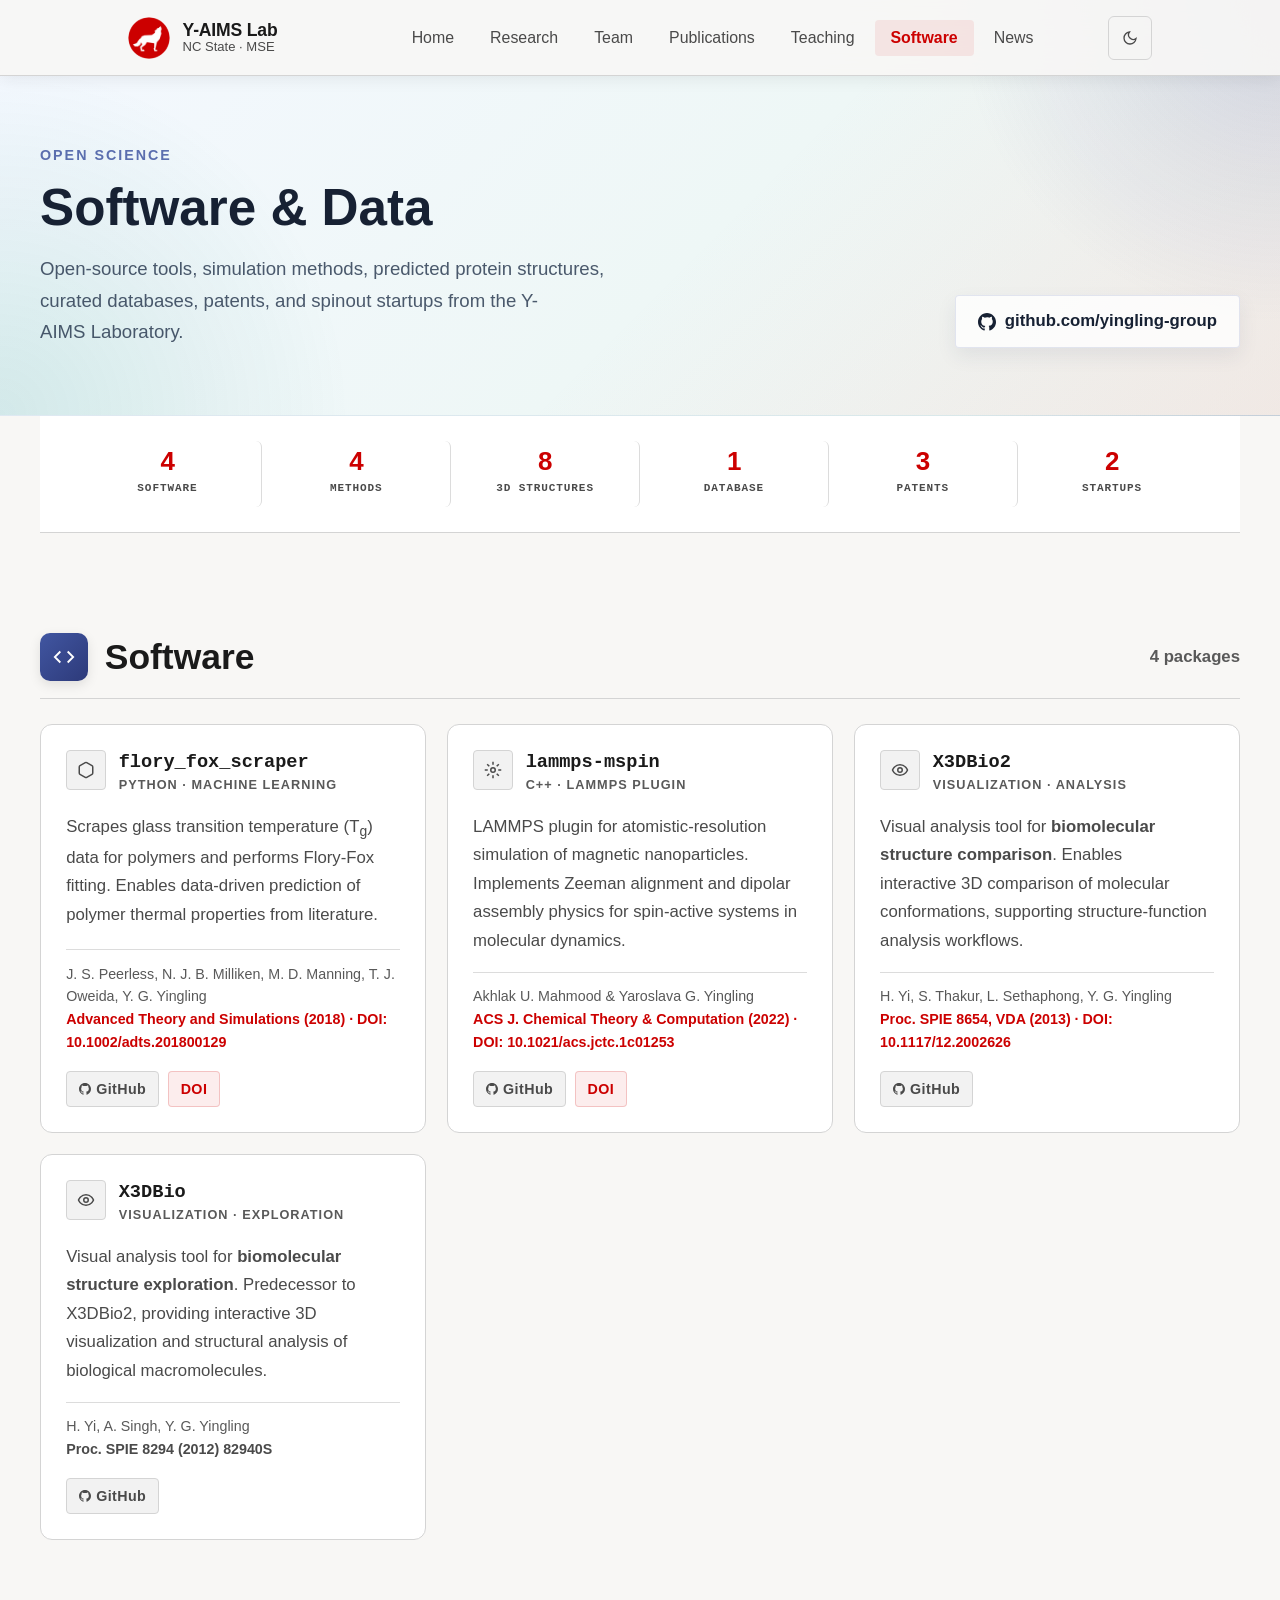
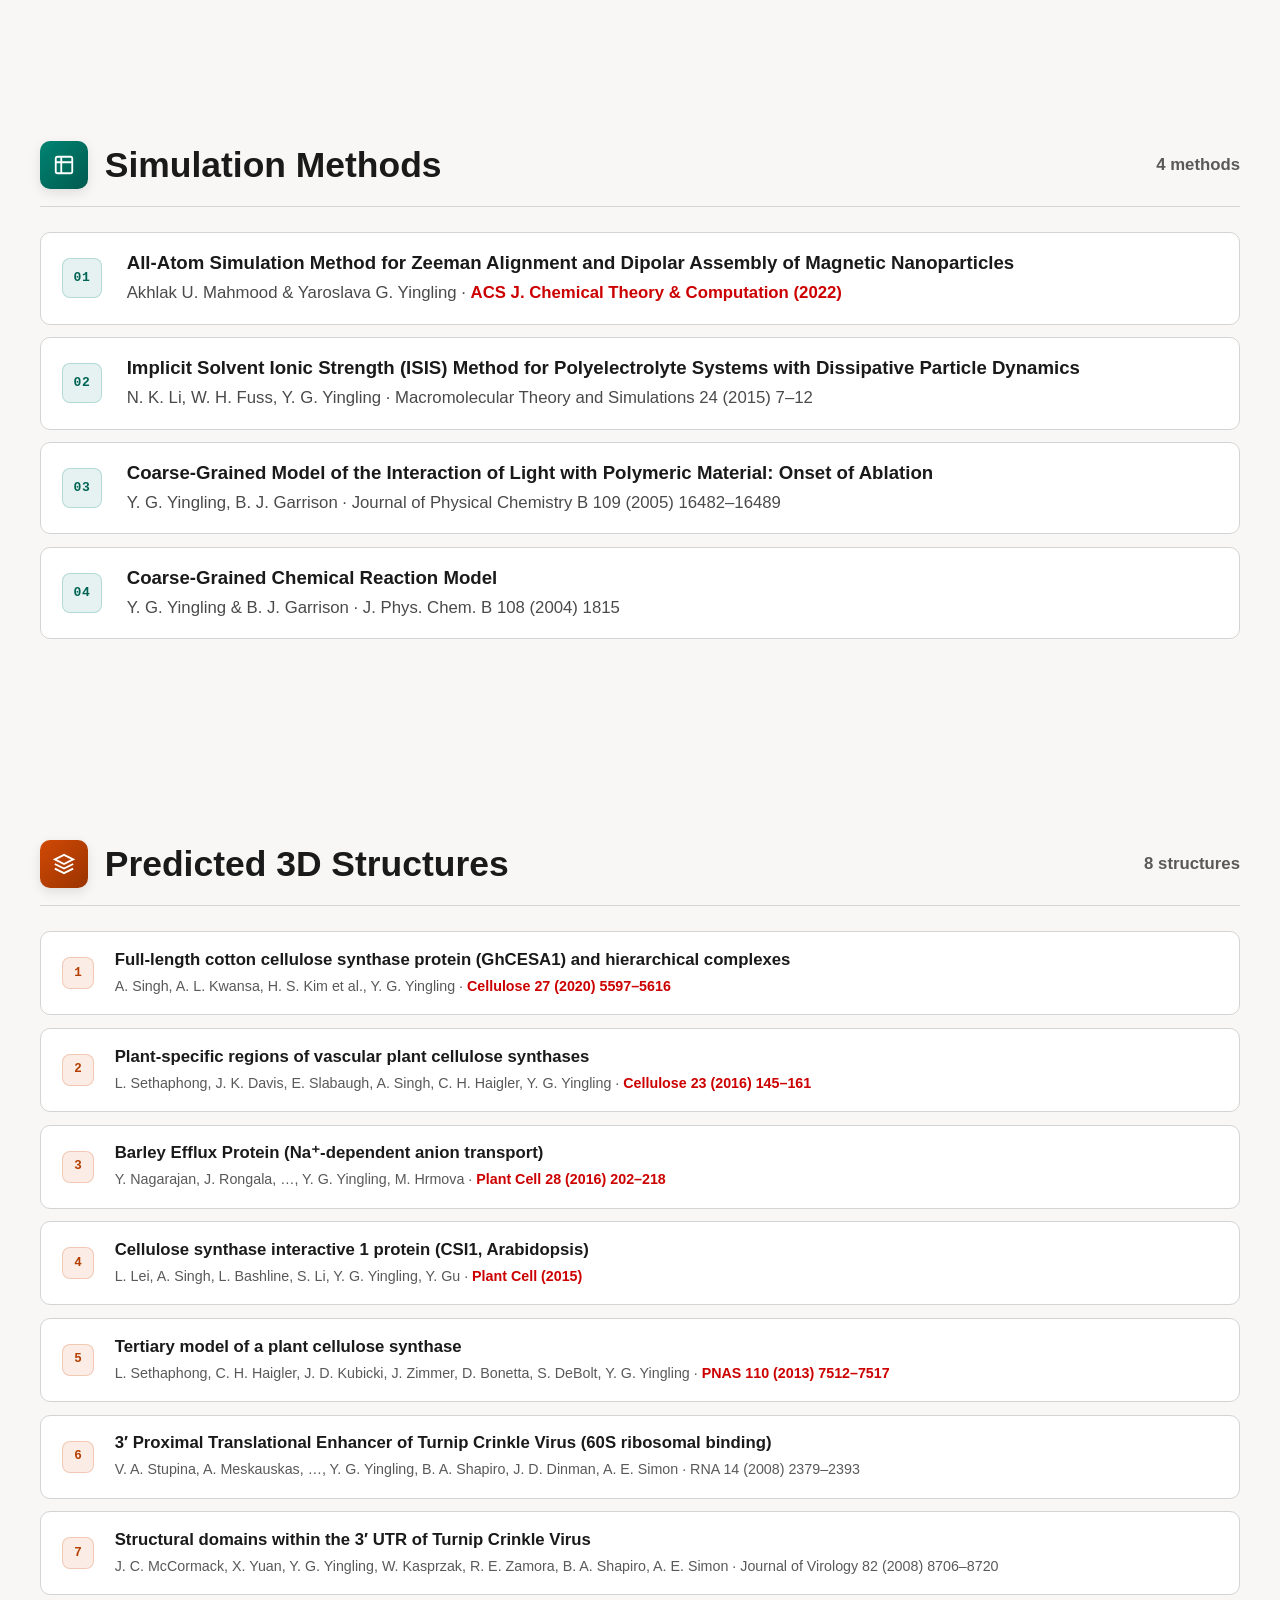
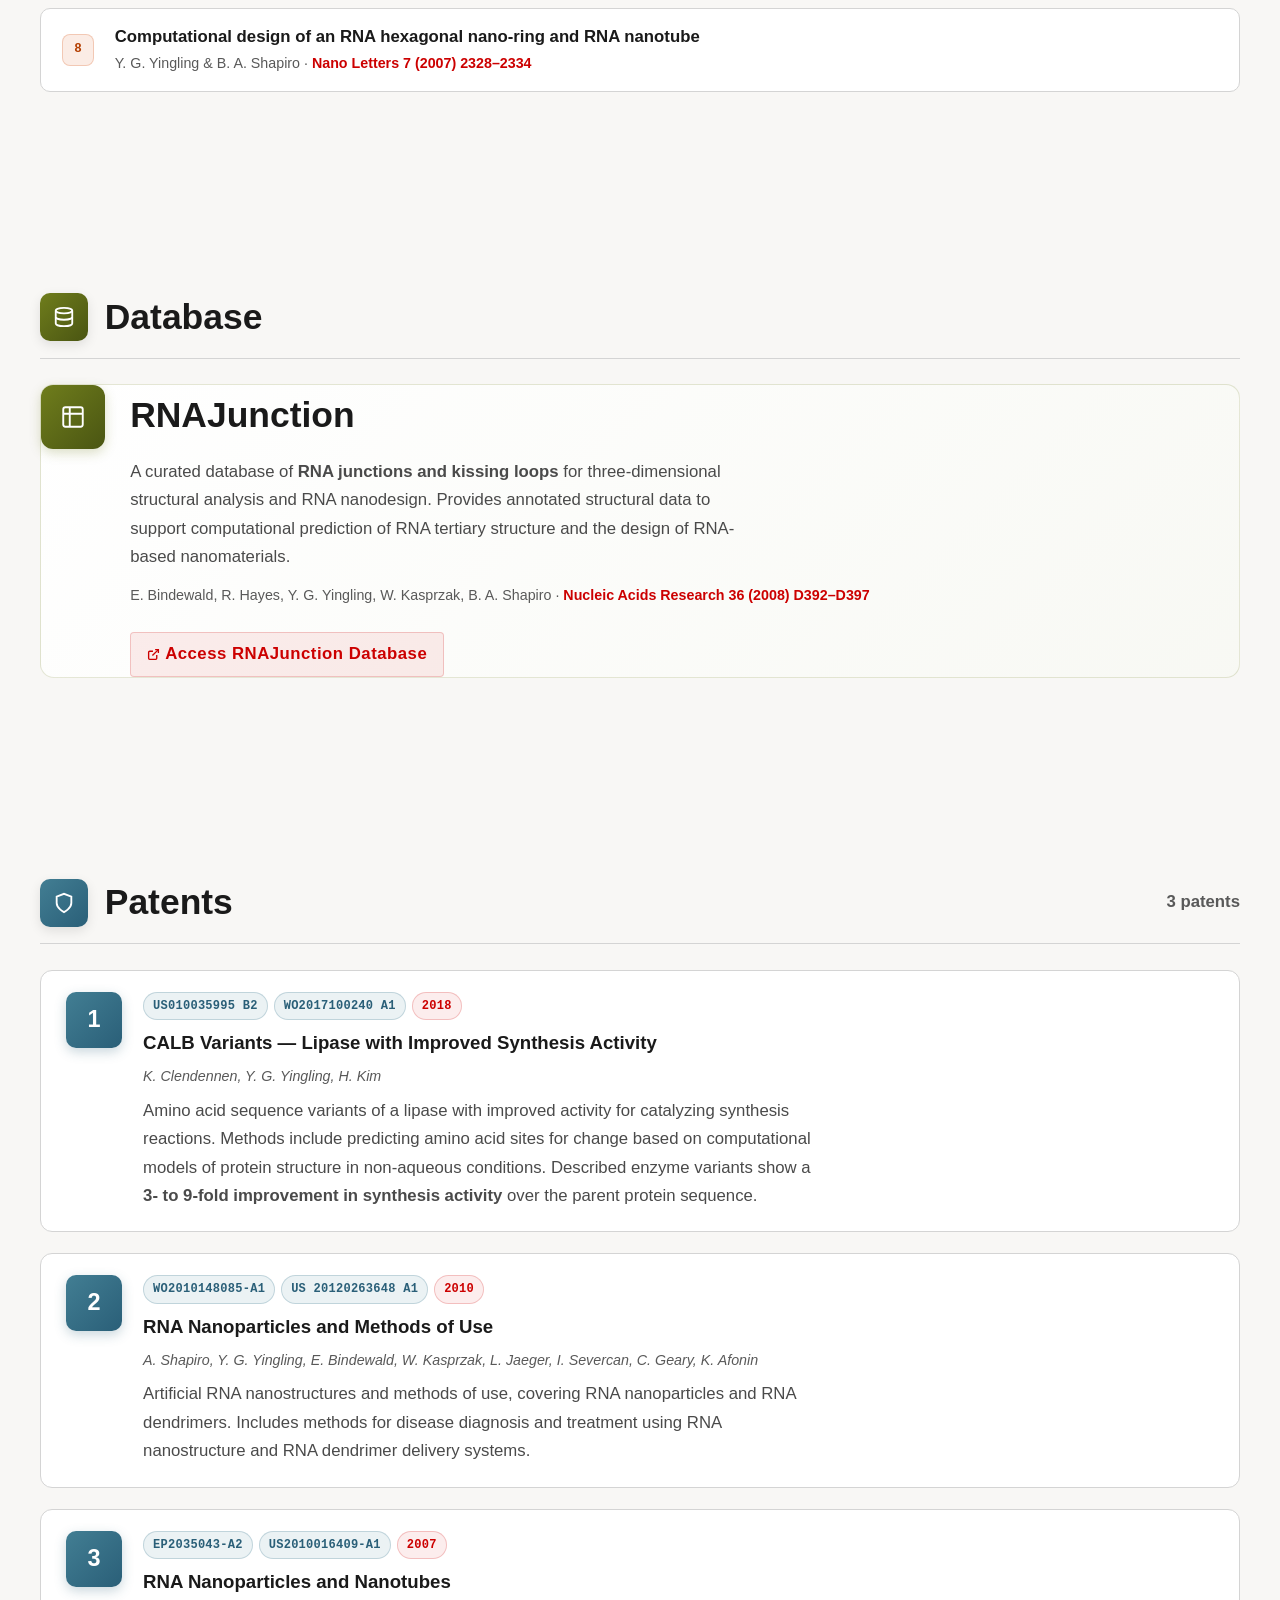
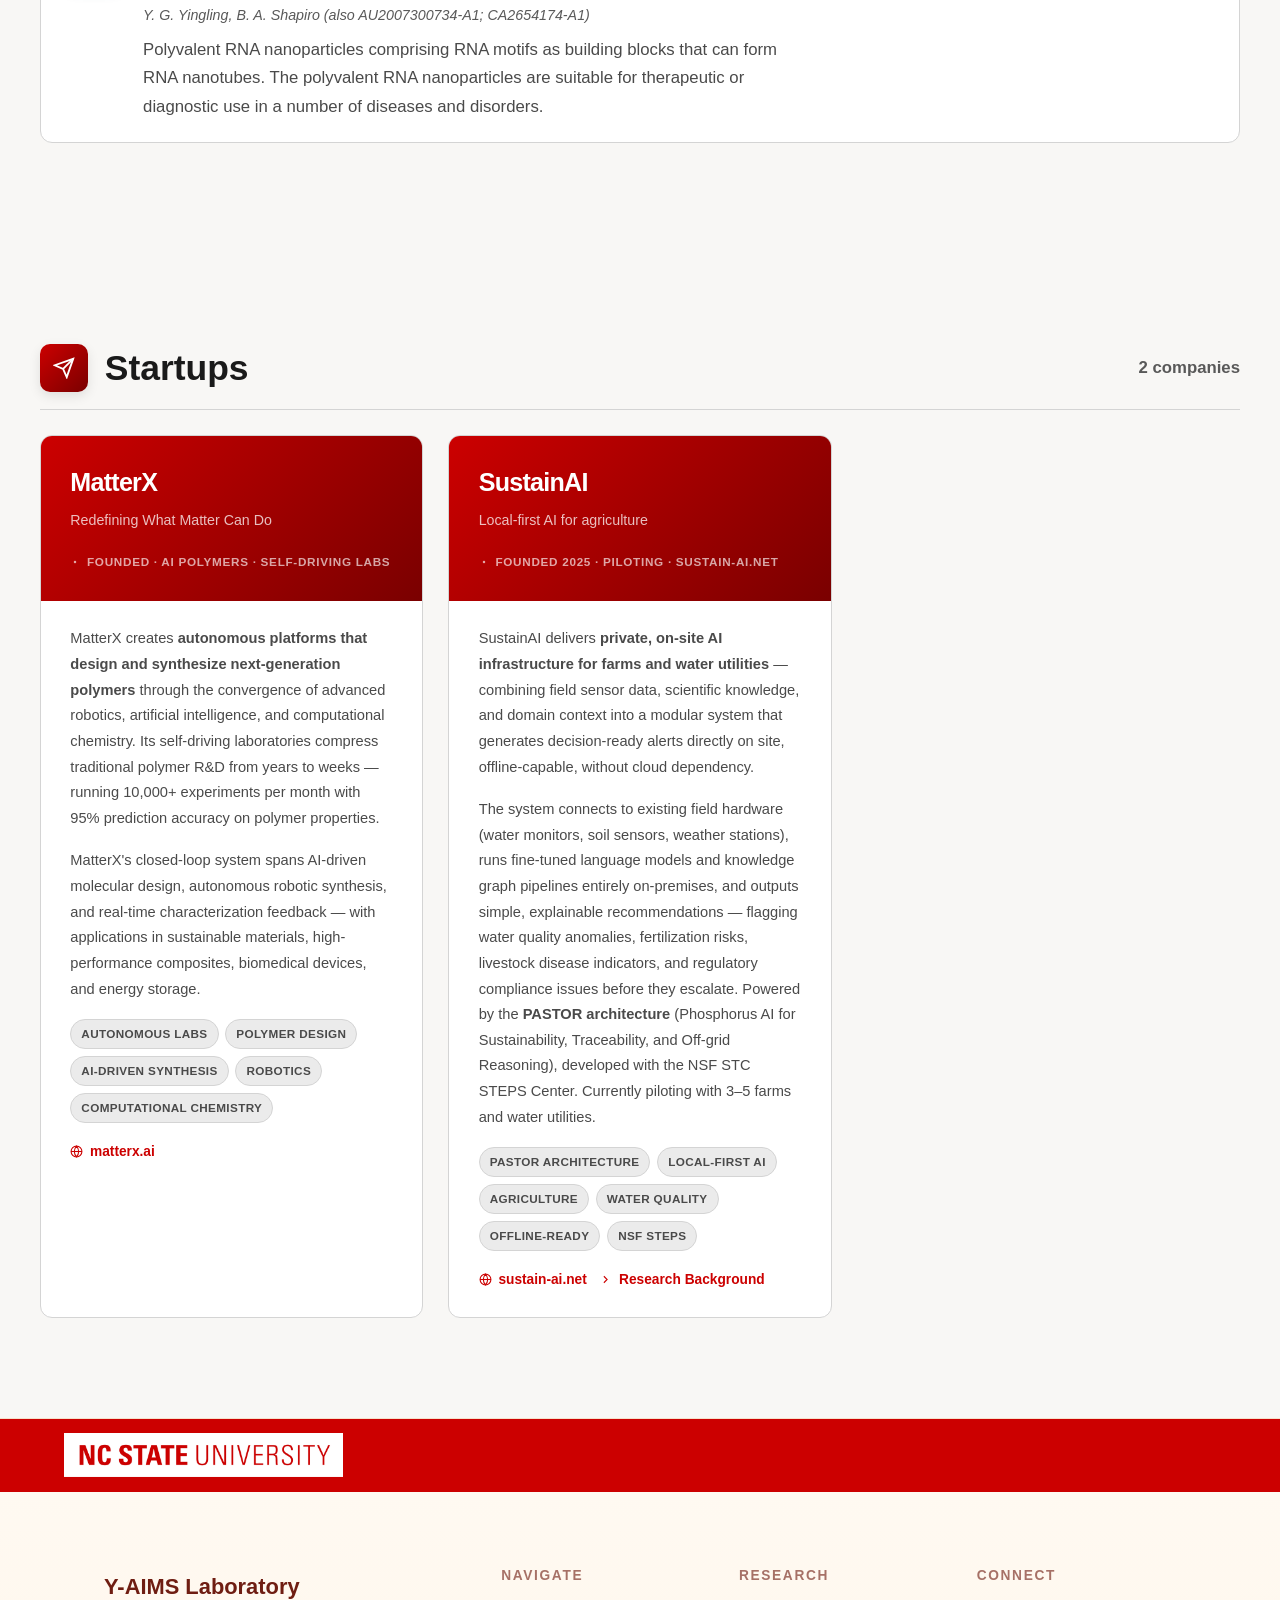
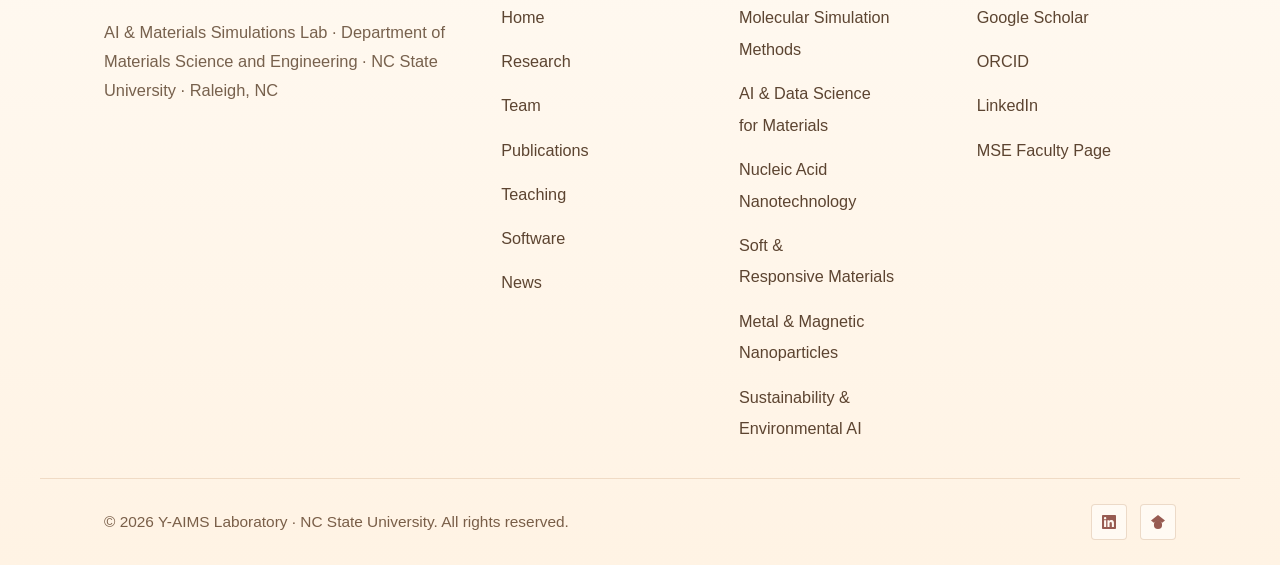
<file: software.html>
<!DOCTYPE html>
<html lang="en">
<head>
  <meta charset="UTF-8" />
  <meta name="viewport" content="width=device-width, initial-scale=1.0" />
  <title>Software &amp; Data — Y-AIMS Lab | NC State MSE</title>
  <meta name="description" content="Open-source software, simulation methods, predicted 3D structures, databases, and patents from the Y-AIMS Laboratory at NC State University." />

  <link rel="stylesheet" href="https://cdn.ncsu.edu/brand-assets/fonts-2-0/include.css" />
  <link rel="stylesheet" href="https://cdn.ncsu.edu/brand-assets/fonts-2-0/include-roboto.css" />
  <link rel="stylesheet" href="css/tokens.css" />
  <link rel="stylesheet" href="css/base.css" />
  <link rel="stylesheet" href="css/animations.css" />
  <script>
    (function () {
      try {
        var t = localStorage.getItem('yaimsTheme');
        if (t !== 'dark' && t !== 'light') {
          t = window.matchMedia && window.matchMedia('(prefers-color-scheme: dark)').matches ? 'dark' : 'light';
        }
        document.documentElement.setAttribute('data-theme', t);
      } catch (e) { document.documentElement.setAttribute('data-theme', 'light'); }
    })();
  </script>

  <style>
    /* ─── HERO ───────────────────────────────────────────────── */
    .sw-hero {
      padding: calc(76px + var(--space-16)) var(--space-8) var(--space-16) !important;
      position: relative;
      overflow: hidden;
      background:
        radial-gradient(circle at top right, rgba(65, 86, 161, 0.18) 0%, transparent 24%),
        radial-gradient(circle at bottom left, rgba(0, 132, 115, 0.13) 0%, transparent 26%),
        linear-gradient(135deg, #f4f8ff 0%, #eef7f6 56%, #fff5ea 100%);
      border-bottom: 1px solid rgba(66, 126, 147, 0.12);
    }
    .sw-hero::after {
      content: '';
      position: absolute;
      inset: 0;
      background: linear-gradient(135deg, transparent 55%, rgba(65,86,161,0.08) 100%);
      pointer-events: none;
    }
    .sw-hero-inner {
      position: relative;
      z-index: 1;
      max-width: var(--content-wide);
      margin: 0 auto;
      display: flex;
      align-items: flex-end;
      justify-content: space-between;
      gap: var(--space-8);
      flex-wrap: wrap;
    }
    .sw-hero-text .hero-label {
      font-family: var(--font-display);
      font-size: var(--text-xs);
      font-weight: 700;
      letter-spacing: 0.14em;
      text-transform: uppercase;
      color: rgba(65, 86, 161, 0.85);
      margin-bottom: var(--space-3);
    }
    .sw-hero-text .hero-title {
      font-family: var(--font-display);
      font-size: clamp(2rem, 4vw, 3.2rem);
      font-weight: 700;
      color: #172133;
      line-height: 1.1;
      margin-bottom: var(--space-4);
    }
    .sw-hero-text .hero-sub {
      font-size: var(--text-base);
      color: rgba(33, 49, 72, 0.8);
      max-width: 58ch;
      line-height: 1.7;
    }
    .sw-github-btn {
      display: inline-flex;
      align-items: center;
      gap: var(--space-2);
      padding: 11px 22px;
      background: rgba(255,255,255,0.78);
      border: 1px solid rgba(65, 86, 161, 0.14);
      color: #172133;
      border-radius: var(--radius-md);
      font-family: var(--font-display);
      font-size: var(--text-sm);
      font-weight: 700;
      text-decoration: none;
      transition: background 0.18s, transform 0.18s, color 0.18s, border-color 0.18s;
      white-space: nowrap;
      flex-shrink: 0;
      box-shadow: 0 8px 20px rgba(35, 57, 95, 0.08);
    }
    .sw-github-btn:hover {
      background: #24292e;
      border-color: #24292e;
      color: #fff;
      transform: translateY(-1px);
    }

    /* ─── HERO STAT BAR ──────────────────────────────────────── */
    .sw-stat-bar {
      max-width: var(--content-wide);
      margin: 0 auto;
      padding: var(--space-6) var(--space-8);
      display: grid;
      grid-template-columns: repeat(6, 1fr);
      gap: 0;
      border-bottom: 1px solid var(--color-border);
      background: var(--color-surface);
    }
    .sw-stat {
      display: flex;
      flex-direction: column;
      align-items: center;
      justify-content: center;
      gap: 4px;
      text-align: center;
      padding: var(--space-2) var(--space-3);
      border-right: 1px solid var(--color-divider);
      text-decoration: none;
      border-radius: 6px;
      transition: background 0.2s, transform 0.2s;
    }
    .sw-stat:hover { background: var(--color-primary-highlight); transform: translateY(-1px); }
    .sw-stat:hover .sw-stat-num { color: var(--ncsu-red-dark); }
    .sw-stat:last-child { border-right: none; }
    .sw-stat-num {
      font-family: var(--font-display);
      font-size: 1.55rem;
      font-weight: 800;
      color: var(--ncsu-red);
      line-height: 1;
      letter-spacing: -0.02em;
    }
    .sw-stat-label {
      font-family: var(--font-mono);
      font-size: 0.66rem;
      font-weight: 600;
      letter-spacing: 0.08em;
      text-transform: uppercase;
      color: var(--color-text-muted);
    }
    @media (max-width: 760px) {
      .sw-stat-bar { grid-template-columns: repeat(3, 1fr); gap: var(--space-4); padding: var(--space-5) var(--space-4); }
      .sw-stat { border-right: none; padding: var(--space-2) 0; }
      .sw-stat:nth-child(3n) { border-right: none; }
    }

    /* ─── MAIN ───────────────────────────────────────────────── */
    .sw-main {
      max-width: var(--content-wide);
      margin: 0 auto;
      padding: var(--space-14) var(--space-8) var(--space-20);
      display: flex;
      flex-direction: column;
      gap: var(--space-14);
    }

    /* ─── SECTION HEADER ─────────────────────────────────────── */
    .sw-section-head {
      display: flex;
      align-items: center;
      gap: var(--space-4);
      margin-bottom: var(--space-6);
      padding-bottom: var(--space-4);
      border-bottom: 1px solid var(--color-border);
      scroll-margin-top: 96px;
    }
    .sw-section-icon {
      width: 48px;
      height: 48px;
      border-radius: 10px;
      display: flex;
      align-items: center;
      justify-content: center;
      flex-shrink: 0;
      color: #fff;
      box-shadow: 0 4px 12px rgba(0,0,0,0.10);
    }
    .icon-software  { background: linear-gradient(135deg, #4156A1, #2d3a7a); }
    .icon-methods   { background: linear-gradient(135deg, #008473, #005a4e); }
    .icon-structures{ background: linear-gradient(135deg, #D14905, #9a3400); }
    .icon-database  { background: linear-gradient(135deg, #6F7D1C, #4a5512); }
    .icon-patents   { background: linear-gradient(135deg, #427E93, #2a5f78); }
    .icon-startups  { background: linear-gradient(135deg, #cc0000, #7a0000); }

    .sw-section-label {
      font-family: var(--font-display);
      font-size: var(--text-xl);
      font-weight: 700;
      color: var(--color-text);
      line-height: 1.2;
    }
    .sw-section-count {
      margin-left: auto;
      font-size: var(--text-sm);
      color: var(--color-text-faint);
      font-weight: 600;
      font-family: var(--font-display);
    }

    /* ─── SOFTWARE CARDS ─────────────────────────────────────── */
    .sw-cards {
      display: grid;
      grid-template-columns: repeat(auto-fill, minmax(300px, 1fr));
      gap: var(--space-5);
    }
    .sw-card {
      position: relative;
      background: var(--color-surface);
      border: 1px solid var(--color-border);
      border-radius: 12px;
      padding: var(--space-6);
      display: flex;
      flex-direction: column;
      gap: var(--space-4);
      overflow: hidden;
      transition: box-shadow 0.25s, transform 0.25s, border-color 0.25s;
    }
    .sw-card::before {
      content: '';
      position: absolute;
      top: 0; left: 0; bottom: 0;
      width: 3px;
      background: var(--ncsu-blue);
      transform: scaleY(0); transform-origin: top;
      transition: transform 0.3s cubic-bezier(0.16,1,0.3,1);
    }
    .sw-card:hover {
      box-shadow: 0 12px 28px rgba(0,0,0,0.10);
      transform: translateY(-3px);
      border-color: rgba(65,86,161,0.25);
    }
    .sw-card:hover::before { transform: scaleY(1); }

    .sw-card-top {
      display: flex;
      align-items: flex-start;
      gap: var(--space-3);
    }
    .sw-card-icon {
      width: 40px;
      height: 40px;
      border-radius: var(--radius-md);
      background: var(--color-surface-2);
      border: 1px solid var(--color-border);
      display: flex;
      align-items: center;
      justify-content: center;
      flex-shrink: 0;
      color: var(--color-text-muted);
    }
    .sw-card-name {
      font-family: var(--font-display);
      font-size: var(--text-base);
      font-weight: 700;
      color: var(--color-text);
      line-height: 1.3;
      font-family: 'Roboto Mono', 'Courier New', monospace;
    }
    .sw-card-type {
      font-size: 0.76rem;
      font-weight: 700;
      letter-spacing: 0.08em;
      text-transform: uppercase;
      color: var(--color-text-faint);
      font-family: var(--font-display);
    }
    .sw-card-desc {
      font-size: var(--text-sm);
      color: var(--color-text-muted);
      line-height: 1.7;
      flex: 1;
    }
    .sw-card-ref {
      font-size: var(--text-xs);
      color: var(--color-text-faint);
      line-height: 1.6;
      padding-top: var(--space-3);
      border-top: 1px solid var(--color-divider);
    }
    .sw-card-ref a {
      color: var(--color-primary);
      text-decoration: none;
      font-weight: 600;
    }
    .sw-card-ref a:hover { text-decoration: underline; }
    .sw-card-actions {
      display: flex;
      gap: var(--space-2);
      flex-wrap: wrap;
    }
    .sw-btn {
      display: inline-flex;
      align-items: center;
      gap: 5px;
      padding: 5px 12px;
      border-radius: var(--radius-md);
      font-size: var(--text-xs);
      font-weight: 700;
      font-family: var(--font-display);
      text-decoration: none;
      transition: background 0.15s, color 0.15s;
      letter-spacing: 0.03em;
    }
    .sw-btn-github {
      background: var(--color-surface-2);
      border: 1px solid var(--color-border);
      color: var(--color-text-muted);
    }
    .sw-btn-github:hover { background: #24292e; color: #fff; border-color: #24292e; }
    .sw-btn-doi {
      background: rgba(204,0,0,0.07);
      border: 1px solid rgba(204,0,0,0.18);
      color: var(--color-primary);
    }
    .sw-btn-doi:hover { background: var(--color-primary); color: #fff; }

    /* ─── METHODS LIST ───────────────────────────────────────── */
    .methods-list {
      display: flex;
      flex-direction: column;
      gap: var(--space-3);
    }
    .method-item {
      display: grid;
      grid-template-columns: 48px 1fr;
      gap: var(--space-4);
      align-items: center;
      background: var(--color-surface);
      border: 1px solid var(--color-border);
      border-radius: 10px;
      padding: var(--space-4) var(--space-5);
      transition: box-shadow 0.2s, border-color 0.2s, transform 0.2s;
    }
    .method-item:hover {
      box-shadow: 0 6px 16px rgba(0,0,0,0.06);
      border-color: rgba(0,132,115,0.3);
      transform: translateY(-1px);
    }
    .method-num {
      width: 40px;
      height: 40px;
      border-radius: 8px;
      background: rgba(0,132,115,0.10);
      border: 1px solid rgba(0,132,115,0.22);
      color: #006454;
      font-family: var(--font-mono);
      font-size: 0.78rem;
      font-weight: 700;
      letter-spacing: 0.04em;
      display: flex;
      align-items: center;
      justify-content: center;
    }
    [data-theme='dark'] .method-num { background: rgba(0,132,115,0.20); color: #4cc9b8; border-color: rgba(0,132,115,0.36); }
    .method-body {
      display: flex;
      flex-direction: column;
      gap: 4px;
    }
    .method-title {
      font-family: var(--font-display);
      font-size: var(--text-base);
      font-weight: 700;
      color: var(--color-text);
      line-height: 1.4;
    }
    .method-ref {
      font-size: var(--text-sm);
      color: var(--color-text-muted);
      line-height: 1.6;
    }
    .method-ref a {
      color: var(--color-primary);
      text-decoration: none;
      font-weight: 600;
    }
    .method-ref a:hover { text-decoration: underline; }

    /* ─── STRUCTURES GRID ────────────────────────────────────── */
    .structures-list {
      display: flex;
      flex-direction: column;
      gap: var(--space-3);
    }
    .struct-item {
      display: grid;
      grid-template-columns: 36px 1fr;
      align-items: center;
      gap: var(--space-4);
      background: var(--color-surface);
      border: 1px solid var(--color-border);
      border-radius: 10px;
      padding: var(--space-4) var(--space-5);
      transition: box-shadow 0.2s, border-color 0.2s, transform 0.2s;
    }
    .struct-item:hover {
      box-shadow: 0 6px 16px rgba(0,0,0,0.06);
      border-color: rgba(209,73,5,0.30);
      transform: translateY(-1px);
    }
    .struct-num {
      width: 32px;
      height: 32px;
      background: rgba(209,73,5,0.10);
      border: 1px solid rgba(209,73,5,0.22);
      border-radius: 8px;
      display: flex;
      align-items: center;
      justify-content: center;
      font-family: var(--font-mono);
      font-size: 0.75rem;
      font-weight: 700;
      color: #b33e00;
      flex-shrink: 0;
    }
    [data-theme='dark'] .struct-num { background: rgba(209,73,5,0.18); color: #ff8a55; border-color: rgba(209,73,5,0.3); }
    .struct-body { flex: 1; display: flex; flex-direction: column; gap: 4px; }
    .struct-name {
      font-family: var(--font-display);
      font-size: var(--text-sm);
      font-weight: 700;
      color: var(--color-text);
      line-height: 1.3;
    }
    .struct-ref {
      font-size: var(--text-xs);
      color: var(--color-text-faint);
      line-height: 1.6;
    }
    .struct-ref a {
      color: var(--color-primary);
      text-decoration: none;
      font-weight: 600;
    }
    .struct-ref a:hover { text-decoration: underline; }

    /* ─── DATABASE CARD ──────────────────────────────────────── */
    .db-card {
      background: linear-gradient(135deg, var(--color-surface) 0%, color-mix(in srgb, #6F7D1C 5%, var(--color-surface)) 100%);
      border: 1px solid rgba(111,125,28,0.18);
      border-radius: 14px;
      padding: var(--space-7) var(--space-8);
      display: flex;
      gap: var(--space-6);
      align-items: flex-start;
      transition: box-shadow 0.25s, border-color 0.25s;
    }
    .db-card:hover {
      box-shadow: 0 12px 28px rgba(111,125,28,0.12);
      border-color: rgba(111,125,28,0.32);
    }
    [data-theme='dark'] .db-card { background: linear-gradient(135deg, var(--color-surface) 0%, rgba(111,125,28,0.08) 100%); border-color: rgba(111,125,28,0.30); }
    .db-icon {
      width: 64px;
      height: 64px;
      border-radius: 12px;
      background: linear-gradient(135deg, #6F7D1C, #4a5512);
      border: none;
      display: flex;
      align-items: center;
      justify-content: center;
      flex-shrink: 0;
      color: #fff;
      box-shadow: 0 4px 12px rgba(111,125,28,0.25);
    }
    .db-body { flex: 1; display: flex; flex-direction: column; gap: var(--space-3); }
    .db-name {
      font-family: var(--font-display);
      font-size: var(--text-xl);
      font-weight: 700;
      color: var(--color-text);
    }
    .db-desc {
      font-size: var(--text-sm);
      color: var(--color-text-muted);
      line-height: 1.7;
    }
    .db-ref {
      font-size: var(--text-xs);
      color: var(--color-text-faint);
      line-height: 1.6;
    }
    .db-ref a { color: var(--color-primary); text-decoration: none; font-weight: 600; }
    .db-ref a:hover { text-decoration: underline; }

    /* ─── PATENTS ────────────────────────────────────────────── */
    .patents-list {
      display: flex;
      flex-direction: column;
      gap: var(--space-5);
    }
    .patent-item {
      position: relative;
      background: var(--color-surface);
      border: 1px solid var(--color-border);
      border-radius: 12px;
      padding: var(--space-5) var(--space-6);
      display: grid;
      grid-template-columns: 56px 1fr;
      gap: var(--space-5);
      align-items: flex-start;
      transition: box-shadow 0.25s, border-color 0.25s, transform 0.2s;
    }
    .patent-item:hover {
      box-shadow: 0 8px 24px rgba(0,0,0,0.08);
      border-color: rgba(66,126,147,0.3);
      transform: translateY(-1px);
    }
    .patent-num {
      width: 56px;
      height: 56px;
      background: linear-gradient(135deg, var(--ncsu-blue-teal), #2a5f78);
      border-radius: 10px;
      display: flex;
      align-items: center;
      justify-content: center;
      font-family: var(--font-display);
      font-size: 1.4rem;
      font-weight: 800;
      color: #fff;
      flex-shrink: 0;
      box-shadow: 0 4px 12px rgba(42,95,120,0.25);
    }
    .patent-body { display: flex; flex-direction: column; gap: var(--space-2); min-width: 0; }
    .patent-id {
      display: flex;
      flex-wrap: wrap;
      gap: 6px;
      align-items: center;
      margin-bottom: 2px;
    }
    .patent-number-badge {
      font-family: 'Roboto Mono', monospace;
      font-size: 0.72rem;
      font-weight: 600;
      padding: 3px 9px;
      background: rgba(66,126,147,0.10);
      border: 1px solid rgba(66,126,147,0.25);
      border-radius: 999px;
      color: #2a5f78;
      letter-spacing: 0.02em;
    }
    .patent-number-badge.year {
      background: rgba(204,0,0,0.07);
      border-color: rgba(204,0,0,0.20);
      color: var(--ncsu-red);
      font-weight: 700;
    }
    [data-theme='dark'] .patent-number-badge { background: rgba(66,126,147,0.18); color: #7ec8df; border-color: rgba(66,126,147,0.3); }
    .patent-title {
      font-family: var(--font-display);
      font-size: var(--text-base);
      font-weight: 700;
      color: var(--color-text);
      line-height: 1.35;
    }
    .patent-inventors {
      font-size: var(--text-xs);
      color: var(--color-text-faint);
      font-style: italic;
    }
    .patent-desc {
      font-size: var(--text-sm);
      color: var(--color-text-muted);
      line-height: 1.7;
    }

    /* ─── RESPONSIVE ─────────────────────────────────────────── */
    @media (max-width: 768px) {
      .sw-main { padding: var(--space-10) var(--space-4) var(--space-16); }
      .sw-hero-inner { flex-direction: column; align-items: flex-start; gap: var(--space-5); }
      .sw-cards { grid-template-columns: 1fr; }
      .db-card { flex-direction: column; }
    }

/* ─── CONSISTENT NAV / FOOTER ────────────────────────────── */
.site-nav { position: fixed; top: 0; left: 0; right: 0; z-index: 200; height: 76px; display: flex; align-items: center; padding-inline: clamp(1rem,5vw,4rem); background: color-mix(in srgb, var(--color-bg) 90%, transparent); backdrop-filter: blur(20px); -webkit-backdrop-filter: blur(20px); border-bottom: 1px solid var(--color-border); transition: box-shadow 0.3s; }
.site-nav.scrolled { box-shadow: 0 2px 16px rgba(0,0,0,0.08); }
.nav-inner { width: 100%; max-width: 1200px; margin-inline: auto; display: flex; align-items: center; gap: 2rem; }
.nav-logo { display: flex; align-items: center; gap: 0.75rem; text-decoration: none; flex-shrink: 0; }
.nav-wolf-img { width: 42px; height: 42px; border-radius: 50%; object-fit: cover; }
.nav-logo-text { display: flex; flex-direction: column; line-height: 1.1; }
.lab-name { font-family: var(--font-display); font-size: 1.05rem; font-weight: 700; color: var(--color-text); letter-spacing: -0.01em; }
.lab-dept { font-size: 0.78rem; color: var(--color-text-muted); }
.nav-links { display: flex; align-items: center; gap: 0.25rem; list-style: none; margin-left: auto; }
.nav-links a { font-size: 0.95rem; font-weight: 500; color: var(--color-text-muted); padding: 0.55rem 0.95rem; border-radius: 4px; text-decoration: none; transition: color 0.2s, background 0.2s; }
.nav-links a:hover, .nav-links a.active { color: var(--ncsu-red); background: var(--color-primary-highlight); }
.nav-links a.active { font-weight: 600; }
.btn-theme { display: flex; align-items: center; justify-content: center; width: 40px; height: 40px; border-radius: 6px; border: 1px solid var(--color-border); background: transparent; color: var(--color-text-muted); cursor: pointer; margin-left: 0.5rem; transition: all 0.2s; }
.btn-theme:hover { color: var(--color-text); background: var(--color-surface-offset); }
.nav-hamburger { display: none; flex-direction: column; gap: 5px; width: 36px; height: 36px; align-items: center; justify-content: center; border-radius: 6px; border: 1px solid var(--color-border); background: transparent; cursor: pointer; margin-left: auto; }
.nav-hamburger span { display: block; width: 18px; height: 1.5px; background: var(--color-text-muted); border-radius: 2px; }
.nav-mobile { display: none; flex-direction: column; gap: 0.25rem; padding: 1rem; border-top: 1px solid var(--color-border); background: var(--color-bg); }
.nav-mobile a { font-size: 1rem; font-weight: 500; color: var(--color-text-muted); padding: 0.75rem 1rem; border-radius: 6px; text-decoration: none; }
.nav-mobile a:hover, .nav-mobile a.active { color: var(--ncsu-red); background: var(--color-primary-highlight); }
@media (max-width: 768px) { .nav-links { display: none; } .nav-actions .btn-theme { display: none; } .nav-hamburger { display: flex; } .nav-mobile.open { display: flex; } }
.skip-link { position: absolute; top: -100%; left: 1rem; z-index: 9999; padding: 0.75rem 1.25rem; background: var(--ncsu-red); color: #fff; font-weight: 700; border-radius: 0 0 6px 6px; text-decoration: none; transition: top 0.15s; }
.skip-link:focus { top: 0; }
.reveal { opacity: 0; transform: translateY(20px); transition: opacity 0.65s cubic-bezier(0.16,1,0.3,1), transform 0.65s cubic-bezier(0.16,1,0.3,1); }
.reveal.visible { opacity: 1; transform: none; }
@media (prefers-reduced-motion: reduce) { *, *::before, *::after { animation-duration: 0.01ms !important; transition-duration: 0.01ms !important; } .reveal { opacity: 1 !important; transform: none !important; } }


    .startup-cards { display: grid; grid-template-columns: repeat(auto-fill, minmax(340px, 1fr)); gap: 1.5rem; }
    .startup-card { background: var(--color-surface); border: 1px solid var(--color-border); border-radius: 12px; overflow: hidden; transition: box-shadow 0.2s, transform 0.2s; }
    .startup-card:hover { box-shadow: var(--shadow-lg); transform: translateY(-3px); }
    .startup-card-header { background: linear-gradient(135deg, #cc0000 0%, #7a0000 100%); padding: 1.5rem 1.75rem; }
    .startup-name { font-family: var(--font-display); font-size: 1.5rem; font-weight: 800; color: #fff; letter-spacing: -0.03em; margin-bottom: 0.25rem; }
    .startup-tagline { font-size: 0.85rem; color: rgba(255,255,255,0.75); margin-bottom: 0.75rem; }
    .startup-badge { display: inline-flex; align-items: center; gap: 0.4rem; font-size: 0.7rem; font-weight: 700; letter-spacing: 0.06em; text-transform: uppercase; color: rgba(255,255,255,0.65); }
    .startup-card-body { padding: 1.5rem 1.75rem; display: flex; flex-direction: column; gap: 1rem; }
    .startup-card-body p { font-size: 0.875rem; color: var(--color-text-muted); line-height: 1.75; }
    .startup-tags { display: flex; flex-wrap: wrap; gap: 0.4rem; }
    .startup-tag { font-size: 0.7rem; font-weight: 600; text-transform: uppercase; letter-spacing: 0.03em; padding: 0.25rem 0.6rem; border-radius: 99px; background: var(--color-surface-offset); border: 1px solid var(--color-border); color: var(--color-text-muted); }
    .startup-links { display: flex; gap: 0.75rem; flex-wrap: wrap; }
    .startup-link { display: inline-flex; align-items: center; gap: 0.4rem; font-size: 0.82rem; font-weight: 600; color: var(--ncsu-red); text-decoration: none; transition: color 0.2s; }
    .startup-link:hover { color: var(--ncsu-red-dark); }
  </style>
</head>
<body>
<a href="#main-content" class="skip-link">Skip to main content</a>

<script src="https://cdn.ncsu.edu/brand-assets/utility-bar/v3/ncstate-utility-bar.js"></script>
<nav class="site-nav" id="site-nav" role="navigation" aria-label="Main navigation">
  <div class="nav-inner">
    <a href="index.html" class="nav-logo" aria-label="Y-AIMS Lab home">
      <img src="assets/ncsu/circle-wolf-400.png" alt="NC State wolf mark" class="nav-wolf-img" width="34" height="34" loading="eager" />
      <div class="nav-logo-text">
        <span class="lab-name">Y-AIMS Lab</span>
        <span class="lab-dept">NC State · MSE</span>
      </div>
    </a>
    <ul class="nav-links" role="list">
      <li><a href="index.html">Home</a></li>
      <li><a href="research.html">Research</a></li>
      <li><a href="team.html">Team</a></li>
      <li><a href="publications.html">Publications</a></li>
      <li><a href="teaching.html">Teaching</a></li>
      <li><a href="software.html" class="active" aria-current="page">Software</a></li>
      <li><a href="news.html">News</a></li>
    </ul>
    <div class="nav-actions" style="display:flex;align-items:center;">
      <button class="btn-theme" data-theme-toggle aria-label="Toggle dark mode"></button>
    </div>
    <button class="nav-hamburger" aria-label="Open menu" aria-expanded="false">
      <span></span><span></span><span></span>
    </button>
  </div>
  <div class="nav-mobile" id="nav-mobile">
    <a href="index.html">Home</a>
    <a href="research.html">Research</a>
    <a href="team.html">Team</a>
    <a href="publications.html">Publications</a>
    <a href="teaching.html">Teaching</a>
    <a href="software.html">Software</a>
    <a href="news.html">News</a>
  </div>
</nav>

<!-- HERO -->
<header class="sw-hero">
  <div class="sw-hero-inner">
    <div class="sw-hero-text">
      <div class="hero-label" aria-hidden="true">Open Science</div>
      <h1 class="hero-title">Software &amp; Data</h1>
      <p class="hero-sub">Open-source tools, simulation methods, predicted protein structures, curated databases, patents, and spinout startups from the Y-AIMS Laboratory.</p>
    </div>
    <a href="https://github.com/yingling-group" target="_blank" rel="noopener" class="sw-github-btn">
      <svg width="18" height="18" viewBox="0 0 24 24" fill="currentColor"><path d="M12 0C5.374 0 0 5.373 0 12c0 5.302 3.438 9.8 8.207 11.387.599.111.793-.261.793-.577v-2.234c-3.338.726-4.033-1.416-4.033-1.416-.546-1.387-1.333-1.756-1.333-1.756-1.089-.745.083-.729.083-.729 1.205.084 1.839 1.237 1.839 1.237 1.07 1.834 2.807 1.304 3.492.997.107-.775.418-1.305.762-1.604-2.665-.305-5.467-1.334-5.467-5.931 0-1.311.469-2.381 1.236-3.221-.124-.303-.535-1.524.117-3.176 0 0 1.008-.322 3.301 1.23A11.509 11.509 0 0 1 12 5.803c1.02.005 2.047.138 3.006.404 2.291-1.552 3.297-1.23 3.297-1.23.653 1.653.242 2.874.118 3.176.77.84 1.235 1.911 1.235 3.221 0 4.609-2.807 5.624-5.479 5.921.43.372.823 1.102.823 2.222v3.293c0 .319.192.694.801.576C20.566 21.797 24 17.3 24 12c0-6.627-5.373-12-12-12z"/></svg>
      github.com/yingling-group
    </a>
  </div>
</header>

<!-- STAT BAR -->
<section class="sw-stat-bar" aria-label="Software & Data overview">
  <a href="#software" class="sw-stat"><span class="sw-stat-num">4</span><span class="sw-stat-label">Software</span></a>
  <a href="#methods" class="sw-stat"><span class="sw-stat-num">4</span><span class="sw-stat-label">Methods</span></a>
  <a href="#structures" class="sw-stat"><span class="sw-stat-num">8</span><span class="sw-stat-label">3D Structures</span></a>
  <a href="#database" class="sw-stat"><span class="sw-stat-num">1</span><span class="sw-stat-label">Database</span></a>
  <a href="#patents" class="sw-stat"><span class="sw-stat-num">3</span><span class="sw-stat-label">Patents</span></a>
  <a href="#startups" class="sw-stat"><span class="sw-stat-num">2</span><span class="sw-stat-label">Startups</span></a>
</section>

<!-- MAIN -->
<main id="main-content" tabindex="-1" class="sw-main">

  <!-- ══ 1. SOFTWARE ══════════════════════════════════════════ -->
  <section id="software">
    <div class="sw-section-head">
      <div class="sw-section-icon icon-software">
        <svg width="22" height="22" viewBox="0 0 24 24" fill="none" stroke="currentColor" stroke-width="2"><polyline points="16 18 22 12 16 6"/><polyline points="8 6 2 12 8 18"/></svg>
      </div>
      <div class="sw-section-label">Software</div>
      <span class="sw-section-count">4 packages</span>
    </div>
    <div class="sw-cards">

      <!-- flory_fox_scraper -->
      <div class="sw-card fade-in">
        <div class="sw-card-top">
          <div class="sw-card-icon">
            <svg width="18" height="18" viewBox="0 0 24 24" fill="none" stroke="currentColor" stroke-width="2"><path d="M21 16V8a2 2 0 0 0-1-1.73l-7-4a2 2 0 0 0-2 0l-7 4A2 2 0 0 0 3 8v8a2 2 0 0 0 1 1.73l7 4a2 2 0 0 0 2 0l7-4A2 2 0 0 0 21 16z"/></svg>
          </div>
          <div>
            <div class="sw-card-name">flory_fox_scraper</div>
            <div class="sw-card-type">Python · Machine Learning</div>
          </div>
        </div>
        <p class="sw-card-desc">Scrapes glass transition temperature (T<sub>g</sub>) data for polymers and performs Flory-Fox fitting. Enables data-driven prediction of polymer thermal properties from literature.</p>
        <div class="sw-card-ref">
          J. S. Peerless, N. J. B. Milliken, M. D. Manning, T. J. Oweida, Y. G. Yingling<br>
          <a href="https://doi.org/10.1002/adts.201800129" target="_blank" rel="noopener">Advanced Theory and Simulations (2018) · DOI: 10.1002/adts.201800129</a>
        </div>
        <div class="sw-card-actions">
          <a href="https://github.com/yingling-group" target="_blank" rel="noopener" class="sw-btn sw-btn-github">
            <svg width="12" height="12" viewBox="0 0 24 24" fill="currentColor"><path d="M12 0C5.374 0 0 5.373 0 12c0 5.302 3.438 9.8 8.207 11.387.599.111.793-.261.793-.577v-2.234c-3.338.726-4.033-1.416-4.033-1.416-.546-1.387-1.333-1.756-1.333-1.756-1.089-.745.083-.729.083-.729 1.205.084 1.839 1.237 1.839 1.237 1.07 1.834 2.807 1.304 3.492.997.107-.775.418-1.305.762-1.604-2.665-.305-5.467-1.334-5.467-5.931 0-1.311.469-2.381 1.236-3.221-.124-.303-.535-1.524.117-3.176 0 0 1.008-.322 3.301 1.23A11.509 11.509 0 0 1 12 5.803c1.02.005 2.047.138 3.006.404 2.291-1.552 3.297-1.23 3.297-1.23.653 1.653.242 2.874.118 3.176.77.84 1.235 1.911 1.235 3.221 0 4.609-2.807 5.624-5.479 5.921.43.372.823 1.102.823 2.222v3.293c0 .319.192.694.801.576C20.566 21.797 24 17.3 24 12c0-6.627-5.373-12-12-12z"/></svg>
            GitHub
          </a>
          <a href="https://doi.org/10.1002/adts.201800129" target="_blank" rel="noopener" class="sw-btn sw-btn-doi">DOI</a>
        </div>
      </div>

      <!-- lammps-mspin -->
      <div class="sw-card fade-in">
        <div class="sw-card-top">
          <div class="sw-card-icon">
            <svg width="18" height="18" viewBox="0 0 24 24" fill="none" stroke="currentColor" stroke-width="2"><circle cx="12" cy="12" r="3"/><path d="M12 1v4M12 19v4M4.22 4.22l2.83 2.83M16.95 16.95l2.83 2.83M1 12h4M19 12h4M4.22 19.78l2.83-2.83M16.95 7.05l2.83-2.83"/></svg>
          </div>
          <div>
            <div class="sw-card-name">lammps-mspin</div>
            <div class="sw-card-type">C++ · LAMMPS Plugin</div>
          </div>
        </div>
        <p class="sw-card-desc">LAMMPS plugin for atomistic-resolution simulation of magnetic nanoparticles. Implements Zeeman alignment and dipolar assembly physics for spin-active systems in molecular dynamics.</p>
        <div class="sw-card-ref">
          Akhlak U. Mahmood &amp; Yaroslava G. Yingling<br>
          <a href="https://doi.org/10.1021/acs.jctc.1c01253" target="_blank" rel="noopener">ACS J. Chemical Theory &amp; Computation (2022) · DOI: 10.1021/acs.jctc.1c01253</a>
        </div>
        <div class="sw-card-actions">
          <a href="https://github.com/yingling-group" target="_blank" rel="noopener" class="sw-btn sw-btn-github">
            <svg width="12" height="12" viewBox="0 0 24 24" fill="currentColor"><path d="M12 0C5.374 0 0 5.373 0 12c0 5.302 3.438 9.8 8.207 11.387.599.111.793-.261.793-.577v-2.234c-3.338.726-4.033-1.416-4.033-1.416-.546-1.387-1.333-1.756-1.333-1.756-1.089-.745.083-.729.083-.729 1.205.084 1.839 1.237 1.839 1.237 1.07 1.834 2.807 1.304 3.492.997.107-.775.418-1.305.762-1.604-2.665-.305-5.467-1.334-5.467-5.931 0-1.311.469-2.381 1.236-3.221-.124-.303-.535-1.524.117-3.176 0 0 1.008-.322 3.301 1.23A11.509 11.509 0 0 1 12 5.803c1.02.005 2.047.138 3.006.404 2.291-1.552 3.297-1.23 3.297-1.23.653 1.653.242 2.874.118 3.176.77.84 1.235 1.911 1.235 3.221 0 4.609-2.807 5.624-5.479 5.921.43.372.823 1.102.823 2.222v3.293c0 .319.192.694.801.576C20.566 21.797 24 17.3 24 12c0-6.627-5.373-12-12-12z"/></svg>
            GitHub
          </a>
          <a href="https://doi.org/10.1021/acs.jctc.1c01253" target="_blank" rel="noopener" class="sw-btn sw-btn-doi">DOI</a>
        </div>
      </div>

      <!-- X3DBio2 -->
      <div class="sw-card fade-in">
        <div class="sw-card-top">
          <div class="sw-card-icon">
            <svg width="18" height="18" viewBox="0 0 24 24" fill="none" stroke="currentColor" stroke-width="2"><path d="M2 12s3-7 10-7 10 7 10 7-3 7-10 7-10-7-10-7z"/><circle cx="12" cy="12" r="3"/></svg>
          </div>
          <div>
            <div class="sw-card-name">X3DBio2</div>
            <div class="sw-card-type">Visualization · Analysis</div>
          </div>
        </div>
        <p class="sw-card-desc">Visual analysis tool for <strong>biomolecular structure comparison</strong>. Enables interactive 3D comparison of molecular conformations, supporting structure-function analysis workflows.</p>
        <div class="sw-card-ref">
          H. Yi, S. Thakur, L. Sethaphong, Y. G. Yingling<br>
          <a href="https://doi.org/10.1117/12.2002626" target="_blank" rel="noopener">Proc. SPIE 8654, VDA (2013) · DOI: 10.1117/12.2002626</a>
        </div>
        <div class="sw-card-actions">
          <a href="https://github.com/yingling-group" target="_blank" rel="noopener" class="sw-btn sw-btn-github">
            <svg width="12" height="12" viewBox="0 0 24 24" fill="currentColor"><path d="M12 0C5.374 0 0 5.373 0 12c0 5.302 3.438 9.8 8.207 11.387.599.111.793-.261.793-.577v-2.234c-3.338.726-4.033-1.416-4.033-1.416-.546-1.387-1.333-1.756-1.333-1.756-1.089-.745.083-.729.083-.729 1.205.084 1.839 1.237 1.839 1.237 1.07 1.834 2.807 1.304 3.492.997.107-.775.418-1.305.762-1.604-2.665-.305-5.467-1.334-5.467-5.931 0-1.311.469-2.381 1.236-3.221-.124-.303-.535-1.524.117-3.176 0 0 1.008-.322 3.301 1.23A11.509 11.509 0 0 1 12 5.803c1.02.005 2.047.138 3.006.404 2.291-1.552 3.297-1.23 3.297-1.23.653 1.653.242 2.874.118 3.176.77.84 1.235 1.911 1.235 3.221 0 4.609-2.807 5.624-5.479 5.921.43.372.823 1.102.823 2.222v3.293c0 .319.192.694.801.576C20.566 21.797 24 17.3 24 12c0-6.627-5.373-12-12-12z"/></svg>
            GitHub
          </a>
        </div>
      </div>

      <!-- X3DBio -->
      <div class="sw-card fade-in">
        <div class="sw-card-top">
          <div class="sw-card-icon">
            <svg width="18" height="18" viewBox="0 0 24 24" fill="none" stroke="currentColor" stroke-width="2"><path d="M2 12s3-7 10-7 10 7 10 7-3 7-10 7-10-7-10-7z"/><circle cx="12" cy="12" r="3"/></svg>
          </div>
          <div>
            <div class="sw-card-name">X3DBio</div>
            <div class="sw-card-type">Visualization · Exploration</div>
          </div>
        </div>
        <p class="sw-card-desc">Visual analysis tool for <strong>biomolecular structure exploration</strong>. Predecessor to X3DBio2, providing interactive 3D visualization and structural analysis of biological macromolecules.</p>
        <div class="sw-card-ref">
          H. Yi, A. Singh, Y. G. Yingling<br>
          <span style="color: var(--color-text-muted); font-weight: 600;">Proc. SPIE 8294 (2012) 82940S</span>
        </div>
        <div class="sw-card-actions">
          <a href="https://github.com/yingling-group" target="_blank" rel="noopener" class="sw-btn sw-btn-github">
            <svg width="12" height="12" viewBox="0 0 24 24" fill="currentColor"><path d="M12 0C5.374 0 0 5.373 0 12c0 5.302 3.438 9.8 8.207 11.387.599.111.793-.261.793-.577v-2.234c-3.338.726-4.033-1.416-4.033-1.416-.546-1.387-1.333-1.756-1.333-1.756-1.089-.745.083-.729.083-.729 1.205.084 1.839 1.237 1.839 1.237 1.07 1.834 2.807 1.304 3.492.997.107-.775.418-1.305.762-1.604-2.665-.305-5.467-1.334-5.467-5.931 0-1.311.469-2.381 1.236-3.221-.124-.303-.535-1.524.117-3.176 0 0 1.008-.322 3.301 1.23A11.509 11.509 0 0 1 12 5.803c1.02.005 2.047.138 3.006.404 2.291-1.552 3.297-1.23 3.297-1.23.653 1.653.242 2.874.118 3.176.77.84 1.235 1.911 1.235 3.221 0 4.609-2.807 5.624-5.479 5.921.43.372.823 1.102.823 2.222v3.293c0 .319.192.694.801.576C20.566 21.797 24 17.3 24 12c0-6.627-5.373-12-12-12z"/></svg>
            GitHub
          </a>
        </div>
      </div>

    </div>
  </section>

  <!-- ══ 2. METHODS ═══════════════════════════════════════════ -->
  <section id="methods">
    <div class="sw-section-head">
      <div class="sw-section-icon icon-methods">
        <svg width="22" height="22" viewBox="0 0 24 24" fill="none" stroke="currentColor" stroke-width="2"><path d="M9 3H5a2 2 0 0 0-2 2v4m6-6h10a2 2 0 0 1 2 2v4M9 3v18m0 0h10a2 2 0 0 0 2-2V9M9 21H5a2 2 0 0 1-2-2V9m0 0h18"/></svg>
      </div>
      <div class="sw-section-label">Simulation Methods</div>
      <span class="sw-section-count">4 methods</span>
    </div>
    <div class="methods-list">
      <div class="method-item fade-in">
        <div class="method-num">01</div>
        <div class="method-body">
          <div class="method-title">All-Atom Simulation Method for Zeeman Alignment and Dipolar Assembly of Magnetic Nanoparticles</div>
          <div class="method-ref">Akhlak U. Mahmood &amp; Yaroslava G. Yingling · <a href="https://doi.org/10.1021/acs.jctc.1c01253" target="_blank" rel="noopener">ACS J. Chemical Theory &amp; Computation (2022)</a></div>
        </div>
      </div>
      <div class="method-item fade-in">
        <div class="method-num">02</div>
        <div class="method-body">
          <div class="method-title">Implicit Solvent Ionic Strength (ISIS) Method for Polyelectrolyte Systems with Dissipative Particle Dynamics</div>
          <div class="method-ref">N. K. Li, W. H. Fuss, Y. G. Yingling · Macromolecular Theory and Simulations 24 (2015) 7–12</div>
        </div>
      </div>
      <div class="method-item fade-in">
        <div class="method-num">03</div>
        <div class="method-body">
          <div class="method-title">Coarse-Grained Model of the Interaction of Light with Polymeric Material: Onset of Ablation</div>
          <div class="method-ref">Y. G. Yingling, B. J. Garrison · Journal of Physical Chemistry B 109 (2005) 16482–16489</div>
        </div>
      </div>
      <div class="method-item fade-in">
        <div class="method-num">04</div>
        <div class="method-body">
          <div class="method-title">Coarse-Grained Chemical Reaction Model</div>
          <div class="method-ref">Y. G. Yingling &amp; B. J. Garrison · J. Phys. Chem. B 108 (2004) 1815</div>
        </div>
      </div>
    </div>
  </section>

  <!-- ══ 3. PREDICTED 3D STRUCTURES ══════════════════════════ -->
  <section id="structures">
    <div class="sw-section-head">
      <div class="sw-section-icon icon-structures">
        <svg width="22" height="22" viewBox="0 0 24 24" fill="none" stroke="currentColor" stroke-width="2"><path d="M12 2L2 7l10 5 10-5-10-5z"/><path d="M2 17l10 5 10-5"/><path d="M2 12l10 5 10-5"/></svg>
      </div>
      <div class="sw-section-label">Predicted 3D Structures</div>
      <span class="sw-section-count">8 structures</span>
    </div>
    <div class="structures-list">

      <div class="struct-item fade-in">
        <div class="struct-num">1</div>
        <div class="struct-body">
          <div class="struct-name">Full-length cotton cellulose synthase protein (GhCESA1) and hierarchical complexes</div>
          <div class="struct-ref">A. Singh, A. L. Kwansa, H. S. Kim et al., Y. G. Yingling · <a href="https://doi.org/10.1007/s10570-020-03194-7" target="_blank" rel="noopener">Cellulose 27 (2020) 5597–5616</a></div>
        </div>
      </div>

      <div class="struct-item fade-in">
        <div class="struct-num">2</div>
        <div class="struct-body">
          <div class="struct-name">Plant-specific regions of vascular plant cellulose synthases</div>
          <div class="struct-ref">L. Sethaphong, J. K. Davis, E. Slabaugh, A. Singh, C. H. Haigler, Y. G. Yingling · <a href="https://doi.org/10.1007/s10570-015-0789-6" target="_blank" rel="noopener">Cellulose 23 (2016) 145–161</a></div>
        </div>
      </div>

      <div class="struct-item fade-in">
        <div class="struct-num">3</div>
        <div class="struct-body">
          <div class="struct-name">Barley Efflux Protein (Na⁺-dependent anion transport)</div>
          <div class="struct-ref">Y. Nagarajan, J. Rongala, …, Y. G. Yingling, M. Hrmova · <a href="https://doi.org/10.1105/tpc.15.00625" target="_blank" rel="noopener">Plant Cell 28 (2016) 202–218</a></div>
        </div>
      </div>

      <div class="struct-item fade-in">
        <div class="struct-num">4</div>
        <div class="struct-body">
          <div class="struct-name">Cellulose synthase interactive 1 protein (CSI1, Arabidopsis)</div>
          <div class="struct-ref">L. Lei, A. Singh, L. Bashline, S. Li, Y. G. Yingling, Y. Gu · <a href="https://doi.org/10.1105/tpc.15.00442" target="_blank" rel="noopener">Plant Cell (2015)</a></div>
        </div>
      </div>

      <div class="struct-item fade-in">
        <div class="struct-num">5</div>
        <div class="struct-body">
          <div class="struct-name">Tertiary model of a plant cellulose synthase</div>
          <div class="struct-ref">L. Sethaphong, C. H. Haigler, J. D. Kubicki, J. Zimmer, D. Bonetta, S. DeBolt, Y. G. Yingling · <a href="https://doi.org/10.1073/pnas.1301027110" target="_blank" rel="noopener">PNAS 110 (2013) 7512–7517</a></div>
        </div>
      </div>

      <div class="struct-item fade-in">
        <div class="struct-num">6</div>
        <div class="struct-body">
          <div class="struct-name">3′ Proximal Translational Enhancer of Turnip Crinkle Virus (60S ribosomal binding)</div>
          <div class="struct-ref">V. A. Stupina, A. Meskauskas, …, Y. G. Yingling, B. A. Shapiro, J. D. Dinman, A. E. Simon · RNA 14 (2008) 2379–2393</div>
        </div>
      </div>

      <div class="struct-item fade-in">
        <div class="struct-num">7</div>
        <div class="struct-body">
          <div class="struct-name">Structural domains within the 3′ UTR of Turnip Crinkle Virus</div>
          <div class="struct-ref">J. C. McCormack, X. Yuan, Y. G. Yingling, W. Kasprzak, R. E. Zamora, B. A. Shapiro, A. E. Simon · Journal of Virology 82 (2008) 8706–8720</div>
        </div>
      </div>

      <div class="struct-item fade-in">
        <div class="struct-num">8</div>
        <div class="struct-body">
          <div class="struct-name">Computational design of an RNA hexagonal nano-ring and RNA nanotube</div>
          <div class="struct-ref">Y. G. Yingling &amp; B. A. Shapiro · <a href="https://doi.org/10.1021/nl071226u" target="_blank" rel="noopener">Nano Letters 7 (2007) 2328–2334</a></div>
        </div>
      </div>

    </div>
  </section>

  <!-- ══ 4. DATABASE ══════════════════════════════════════════ -->
  <section id="database">
    <div class="sw-section-head">
      <div class="sw-section-icon icon-database">
        <svg width="22" height="22" viewBox="0 0 24 24" fill="none" stroke="currentColor" stroke-width="2"><ellipse cx="12" cy="5" rx="9" ry="3"/><path d="M21 12c0 1.66-4 3-9 3s-9-1.34-9-3"/><path d="M3 5v14c0 1.66 4 3 9 3s9-1.34 9-3V5"/></svg>
      </div>
      <div class="sw-section-label">Database</div>
    </div>
    <div class="db-card fade-in">
      <div class="db-icon">
        <svg width="26" height="26" viewBox="0 0 24 24" fill="none" stroke="currentColor" stroke-width="1.75"><path d="M9 3H5a2 2 0 0 0-2 2v4m6-6h10a2 2 0 0 1 2 2v4M9 3v18m0 0h10a2 2 0 0 0 2-2V9M9 21H5a2 2 0 0 1-2-2V9m0 0h18"/></svg>
      </div>
      <div class="db-body">
        <div class="db-name">RNAJunction</div>
        <p class="db-desc">A curated database of <strong>RNA junctions and kissing loops</strong> for three-dimensional structural analysis and RNA nanodesign. Provides annotated structural data to support computational prediction of RNA tertiary structure and the design of RNA-based nanomaterials.</p>
        <div class="db-ref">
          E. Bindewald, R. Hayes, Y. G. Yingling, W. Kasprzak, B. A. Shapiro ·
          <a href="https://doi.org/10.1093/nar/gkm842" target="_blank" rel="noopener">Nucleic Acids Research 36 (2008) D392–D397</a>
        </div>
        <div style="margin-top:var(--space-3)">
          <a href="http://rnajunction.abcc.ncifcrf.gov/" target="_blank" rel="noopener" class="sw-btn sw-btn-doi" style="display:inline-flex;align-items:center;gap:5px;padding:7px 16px;border-radius:var(--radius-md);font-size:var(--text-sm)">
            <svg width="13" height="13" viewBox="0 0 24 24" fill="none" stroke="currentColor" stroke-width="2.5"><path d="M18 13v6a2 2 0 0 1-2 2H5a2 2 0 0 1-2-2V8a2 2 0 0 1 2-2h6"/><polyline points="15 3 21 3 21 9"/><line x1="10" y1="14" x2="21" y2="3"/></svg>
            Access RNAJunction Database
          </a>
        </div>
      </div>
    </div>
  </section>

  <!-- ══ 5. PATENTS ═══════════════════════════════════════════ -->
  <section id="patents">
    <div class="sw-section-head">
      <div class="sw-section-icon icon-patents">
        <svg width="22" height="22" viewBox="0 0 24 24" fill="none" stroke="currentColor" stroke-width="2"><path d="M12 22s8-4 8-10V5l-8-3-8 3v7c0 6 8 10 8 10z"/></svg>
      </div>
      <div class="sw-section-label">Patents</div>
      <span class="sw-section-count">3 patents</span>
    </div>
    <div class="patents-list">

      <div class="patent-item fade-in">
        <div class="patent-num">1</div>
        <div class="patent-body">
          <div class="patent-id">
            <span class="patent-number-badge">US010035995 B2</span>
            <span class="patent-number-badge">WO2017100240 A1</span>
            <span class="patent-number-badge year">2018</span>
          </div>
          <div class="patent-title">CALB Variants — Lipase with Improved Synthesis Activity</div>
          <div class="patent-inventors">K. Clendennen, Y. G. Yingling, H. Kim</div>
          <p class="patent-desc">Amino acid sequence variants of a lipase with improved activity for catalyzing synthesis reactions. Methods include predicting amino acid sites for change based on computational models of protein structure in non-aqueous conditions. Described enzyme variants show a <strong>3- to 9-fold improvement in synthesis activity</strong> over the parent protein sequence.</p>
        </div>
      </div>

      <div class="patent-item fade-in">
        <div class="patent-num">2</div>
        <div class="patent-body">
          <div class="patent-id">
            <span class="patent-number-badge">WO2010148085-A1</span>
            <span class="patent-number-badge">US 20120263648 A1</span>
            <span class="patent-number-badge year">2010</span>
          </div>
          <div class="patent-title">RNA Nanoparticles and Methods of Use</div>
          <div class="patent-inventors">A. Shapiro, Y. G. Yingling, E. Bindewald, W. Kasprzak, L. Jaeger, I. Severcan, C. Geary, K. Afonin</div>
          <p class="patent-desc">Artificial RNA nanostructures and methods of use, covering RNA nanoparticles and RNA dendrimers. Includes methods for disease diagnosis and treatment using RNA nanostructure and RNA dendrimer delivery systems.</p>
        </div>
      </div>

      <div class="patent-item fade-in">
        <div class="patent-num">3</div>
        <div class="patent-body">
          <div class="patent-id">
            <span class="patent-number-badge">EP2035043-A2</span>
            <span class="patent-number-badge">US2010016409-A1</span>
            <span class="patent-number-badge year">2007</span>
          </div>
          <div class="patent-title">RNA Nanoparticles and Nanotubes</div>
          <div class="patent-inventors">Y. G. Yingling, B. A. Shapiro (also AU2007300734-A1; CA2654174-A1)</div>
          <p class="patent-desc">Polyvalent RNA nanoparticles comprising RNA motifs as building blocks that can form RNA nanotubes. The polyvalent RNA nanoparticles are suitable for therapeutic or diagnostic use in a number of diseases and disorders.</p>
        </div>
      </div>

    </div>
  </section>


  <!-- ══ 6. STARTUPS ═══════════════════════════════════════════ -->
  <section id="startups">
    <div class="sw-section-head">
      <div class="sw-section-icon icon-startups">
        <svg width="22" height="22" viewBox="0 0 24 24" fill="none" stroke="currentColor" stroke-width="2"><path d="M22 2L11 13"/><path d="M22 2L15 22 11 13 2 9l20-7z"/></svg>
      </div>
      <div class="sw-section-label">Startups</div>
      <span class="sw-section-count">2 companies</span>
    </div>

    <div class="startup-cards">

      <!-- MatterX -->
      <div class="startup-card fade-in">
        <div class="startup-card-header">
          <div class="startup-name">MatterX</div>
          <div class="startup-tagline">Redefining What Matter Can Do</div>
          <div class="startup-badge">
            <svg width="10" height="10" viewBox="0 0 24 24" fill="currentColor"><circle cx="12" cy="12" r="3"/><path d="M12 2v3M12 19v3M4.22 4.22l2.12 2.12M17.66 17.66l2.12 2.12M2 12h3M19 12h3M4.22 19.78l2.12-2.12M17.66 6.34l2.12-2.12"/></svg>
            Founded · AI Polymers · Self-Driving Labs
          </div>
        </div>
        <div class="startup-card-body">
          <p>MatterX creates <strong>autonomous platforms that design and synthesize next-generation polymers</strong> through the convergence of advanced robotics, artificial intelligence, and computational chemistry. Its self-driving laboratories compress traditional polymer R&amp;D from years to weeks — running 10,000+ experiments per month with 95% prediction accuracy on polymer properties.</p>
          <p>MatterX's closed-loop system spans AI-driven molecular design, autonomous robotic synthesis, and real-time characterization feedback — with applications in sustainable materials, high-performance composites, biomedical devices, and energy storage.</p>
          <div class="startup-tags">
            <span class="startup-tag">Autonomous Labs</span>
            <span class="startup-tag">Polymer Design</span>
            <span class="startup-tag">AI-Driven Synthesis</span>
            <span class="startup-tag">Robotics</span>
            <span class="startup-tag">Computational Chemistry</span>
          </div>
          <div class="startup-links">
            <a href="https://matterx.ai/" target="_blank" rel="noopener" class="startup-link">
              <svg width="13" height="13" viewBox="0 0 24 24" fill="none" stroke="currentColor" stroke-width="2"><circle cx="12" cy="12" r="10"/><line x1="2" y1="12" x2="22" y2="12"/><path d="M12 2a15.3 15.3 0 0 1 4 10 15.3 15.3 0 0 1-4 10 15.3 15.3 0 0 1-4-10 15.3 15.3 0 0 1 4-10z"/></svg>
              matterx.ai
            </a>
          </div>
        </div>
      </div>

      <!-- SustainAI LLC -->
      <div class="startup-card fade-in">
        <div class="startup-card-header">
          <div class="startup-name">SustainAI</div>
          <div class="startup-tagline">Local-first AI for agriculture</div>
          <div class="startup-badge">
            <svg width="10" height="10" viewBox="0 0 24 24" fill="currentColor"><circle cx="12" cy="12" r="3"/><path d="M12 2v3M12 19v3M4.22 4.22l2.12 2.12M17.66 17.66l2.12 2.12M2 12h3M19 12h3M4.22 19.78l2.12-2.12M17.66 6.34l2.12-2.12"/></svg>
            Founded 2025 · Piloting · sustain-ai.net
          </div>
        </div>
        <div class="startup-card-body">
          <p>SustainAI delivers <strong>private, on-site AI infrastructure for farms and water utilities</strong> — combining field sensor data, scientific knowledge, and domain context into a modular system that generates decision-ready alerts directly on site, offline-capable, without cloud dependency.</p>
          <p>The system connects to existing field hardware (water monitors, soil sensors, weather stations), runs fine-tuned language models and knowledge graph pipelines entirely on-premises, and outputs simple, explainable recommendations — flagging water quality anomalies, fertilization risks, livestock disease indicators, and regulatory compliance issues before they escalate. Powered by the <strong>PASTOR architecture</strong> (Phosphorus AI for Sustainability, Traceability, and Off-grid Reasoning), developed with the NSF STC STEPS Center. Currently piloting with 3–5 farms and water utilities.</p>
          <div class="startup-tags">
            <span class="startup-tag">PASTOR Architecture</span>
            <span class="startup-tag">Local-First AI</span>
            <span class="startup-tag">Agriculture</span>
            <span class="startup-tag">Water Quality</span>
            <span class="startup-tag">Offline-Ready</span>
            <span class="startup-tag">NSF STEPS</span>
          </div>
          <div class="startup-links">
            <a href="https://www.sustain-ai.net/" target="_blank" rel="noopener" class="startup-link">
              <svg width="13" height="13" viewBox="0 0 24 24" fill="none" stroke="currentColor" stroke-width="2"><circle cx="12" cy="12" r="10"/><line x1="2" y1="12" x2="22" y2="12"/><path d="M12 2a15.3 15.3 0 0 1 4 10 15.3 15.3 0 0 1-4 10 15.3 15.3 0 0 1-4-10 15.3 15.3 0 0 1 4-10z"/></svg>
              sustain-ai.net
            </a>
            <a href="research.html" class="startup-link">
              <svg width="13" height="13" viewBox="0 0 24 24" fill="none" stroke="currentColor" stroke-width="2"><path d="M9 18l6-6-6-6"/></svg>
              Research Background
            </a>
          </div>
        </div>
      </div>

    </div>
  </section>

</main>

<footer class="site-footer" role="contentinfo">
  <div class="footer-ncsu-bar">
    <img src="assets/ncsu/brick-white-on-red-web.png" alt="NC State University" class="footer-brick-logo" loading="lazy" />
  </div>
  <div class="footer-body">
    <div>
      <div class="footer-brand-name">Y-AIMS Laboratory</div>
      <p class="footer-brand-desc">AI &amp; Materials Simulations Lab · Department of Materials Science and Engineering · NC State University · Raleigh, NC</p>
    </div>
    <div class="footer-col">
      <h4>Navigate</h4>
      <ul role="list">
        <li><a href="index.html">Home</a></li>
        <li><a href="research.html">Research</a></li>
        <li><a href="team.html">Team</a></li>
        <li><a href="publications.html">Publications</a></li>
        <li><a href="teaching.html">Teaching</a></li>
        <li><a href="software.html">Software</a></li>
        <li><a href="news.html">News</a></li>
      </ul>
    </div>
    <div class="footer-col">
      <h4>Research</h4>
      <ul role="list">
        <li><a href="research.html#molecular-sims">Molecular Simulation Methods</a></li>
        <li><a href="research.html#ai">AI &amp; Data Science for Materials</a></li>
        <li><a href="research.html#nucleic-acid">Nucleic Acid Nanotechnology</a></li>
        <li><a href="research.html#soft-responsive">Soft &amp; Responsive Materials</a></li>
        <li><a href="research.html#nanoparticles">Metal &amp; Magnetic Nanoparticles</a></li>
        <li><a href="research.html#sustainability">Sustainability &amp; Environmental AI</a></li>
      </ul>
    </div>
    <div class="footer-col">
      <h4>Connect</h4>
      <ul role="list">
        <li><a href="https://scholar.google.com/citations?user=2UN_tCAAAAAJ" target="_blank">Google Scholar</a></li>
        <li><a href="https://orcid.org/0000-0002-8557-9992" target="_blank">ORCID</a></li>
        <li><a href="https://www.linkedin.com/in/yaroslava-yingling" target="_blank">LinkedIn</a></li>
        <li><a href="https://www.mse.ncsu.edu/yingling/" target="_blank">MSE Faculty Page</a></li>
      </ul>
    </div>
  </div>
  <div class="footer-bottom">
    <p>© 2026 Y-AIMS Laboratory · NC State University. All rights reserved.</p>
    <div class="footer-socials">
      <a href="https://www.linkedin.com/in/yaroslava-yingling" target="_blank" rel="noopener" aria-label="LinkedIn" class="footer-social-link">
        <svg width="14" height="14" viewBox="0 0 24 24" fill="currentColor"><path d="M20.447 20.452h-3.554v-5.569c0-1.328-.027-3.037-1.852-3.037-1.853 0-2.136 1.445-2.136 2.939v5.667H9.351V9h3.414v1.561h.046c.477-.9 1.637-1.85 3.37-1.85 3.601 0 4.267 2.37 4.267 5.455v6.286zM5.337 7.433a2.062 2.062 0 0 1-2.063-2.065 2.064 2.064 0 1 1 2.063 2.065zm1.782 13.019H3.555V9h3.564v11.452zM22.225 0H1.771C.792 0 0 .774 0 1.729v20.542C0 23.227.792 24 1.771 24h20.451C23.2 24 24 23.227 24 22.271V1.729C24 .774 23.2 0 22.222 0h.003z"/></svg>
      </a>
      <a href="https://scholar.google.com/citations?user=2UN_tCAAAAAJ" target="_blank" rel="noopener" aria-label="Google Scholar" class="footer-social-link">
        <svg width="14" height="14" viewBox="0 0 24 24" fill="currentColor"><path d="M12 24a7 7 0 1 1 0-14 7 7 0 0 1 0 14zm0-24L0 9.5l4.838 3.94A8 8 0 0 1 12 10a8 8 0 0 1 7.162 3.44L24 9.5z"/></svg>
      </a>
    </div>
  </div>
</footer>

<script>
(function () {
  const nav = document.getElementById('site-nav');
  const hamburger = document.querySelector('.nav-hamburger');
  const mobileNav = document.getElementById('nav-mobile');
  const root = document.documentElement;
  const toggles = document.querySelectorAll('[data-theme-toggle]');
  function getAutoTheme() {
    return 'light';
  }
  let theme = localStorage.getItem('yaimsTheme') || getAutoTheme();
  function applyTheme(t) {
    root.setAttribute('data-theme', t);
    const sun = '<svg width="16" height="16" viewBox="0 0 24 24" fill="none" stroke="currentColor" stroke-width="2"><circle cx="12" cy="12" r="5"/><path d="M12 1v2M12 21v2M4.22 4.22l1.42 1.42M18.36 18.36l1.42 1.42M1 12h2M21 12h2M4.22 19.78l1.42-1.42M18.36 5.64l1.42-1.42"/></svg>';
    const moon = '<svg width="16" height="16" viewBox="0 0 24 24" fill="none" stroke="currentColor" stroke-width="2"><path d="M21 12.79A9 9 0 1 1 11.21 3 7 7 0 0 0 21 12.79z"/></svg>';
    toggles.forEach(btn => { btn.innerHTML = t === 'dark' ? sun : moon; btn.setAttribute('aria-label', 'Switch to ' + (t === 'dark' ? 'light' : 'dark') + ' mode'); });
  }
  applyTheme(theme);
  toggles.forEach(btn => { btn.addEventListener('click', () => { theme = theme === 'dark' ? 'light' : 'dark'; localStorage.setItem('yaimsTheme', theme); applyTheme(theme); }); });
  if (nav) {
    const s = Object.assign(document.createElement('div'), {style:'position:absolute;top:0;left:0;width:1px;height:1px;pointer-events:none'});
    document.body.prepend(s);
    new IntersectionObserver(([e]) => nav.classList.toggle('scrolled', e.intersectionRatio < 1), {threshold:[1],rootMargin:'-1px 0px 0px 0px'}).observe(s);
  }
  if (hamburger) hamburger.addEventListener('click', () => { const open = mobileNav.classList.toggle('open'); hamburger.setAttribute('aria-expanded', open); });
  if (!window.matchMedia('(prefers-reduced-motion: reduce)').matches) {
    const obs = new IntersectionObserver(entries => { entries.forEach(e => { if (e.isIntersecting) { e.target.classList.add('visible'); obs.unobserve(e.target); } }); }, {threshold:0.08,rootMargin:'0px 0px -30px 0px'});
    document.querySelectorAll('.reveal, .fade-in').forEach(el => obs.observe(el));
  }
})();
</script>
</body>
</html>
</file>
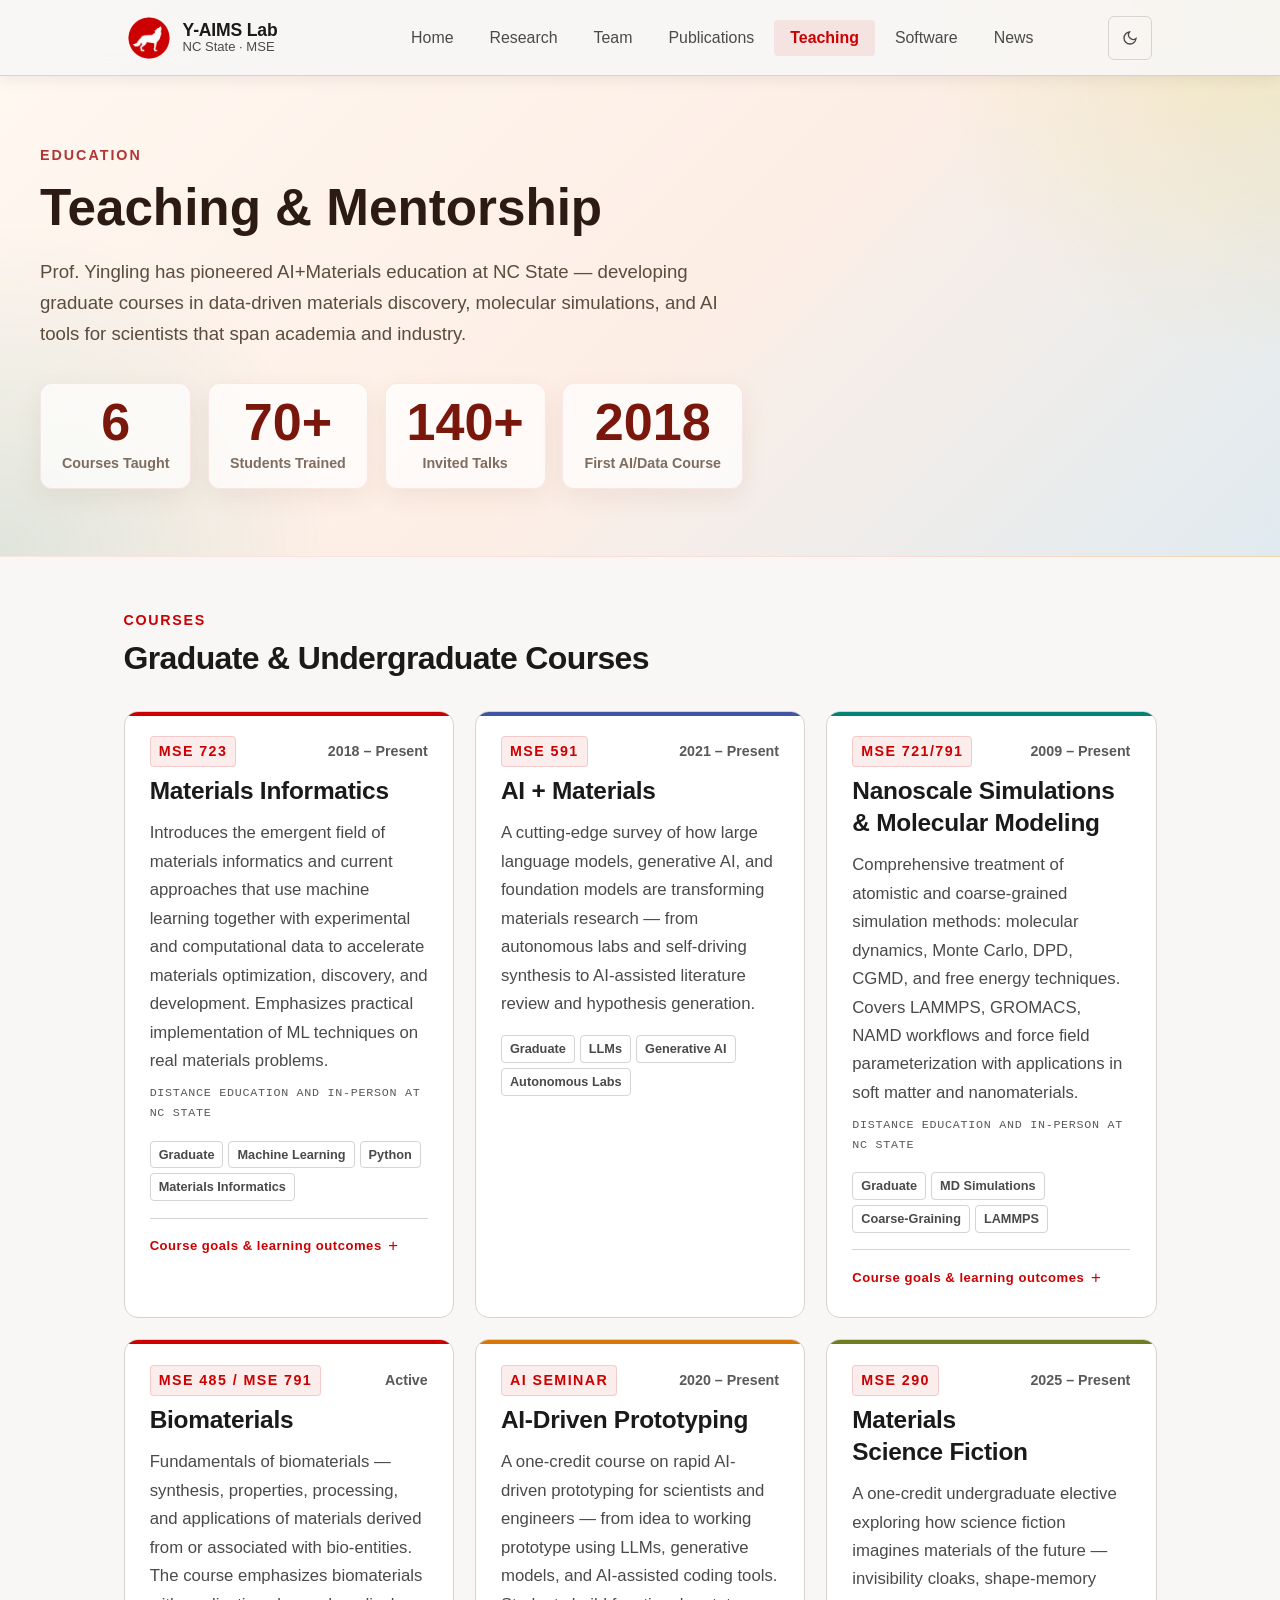
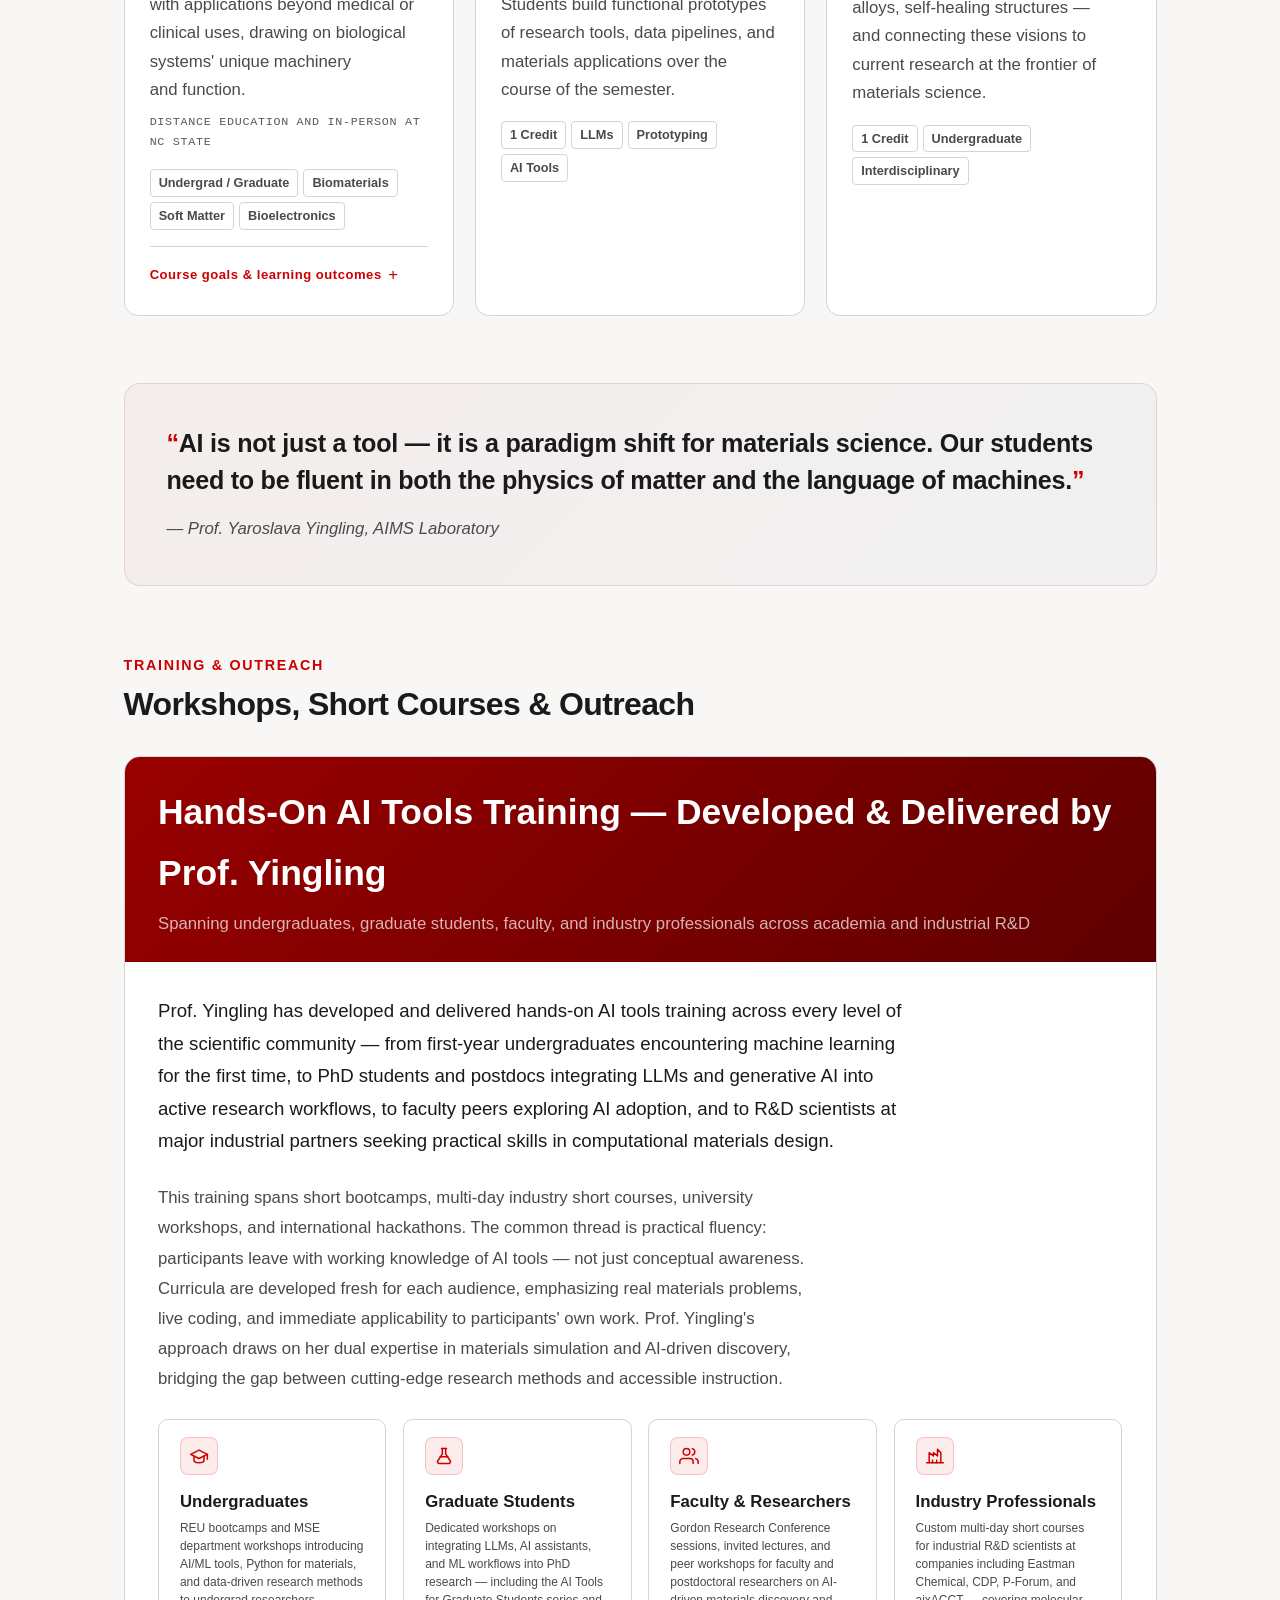
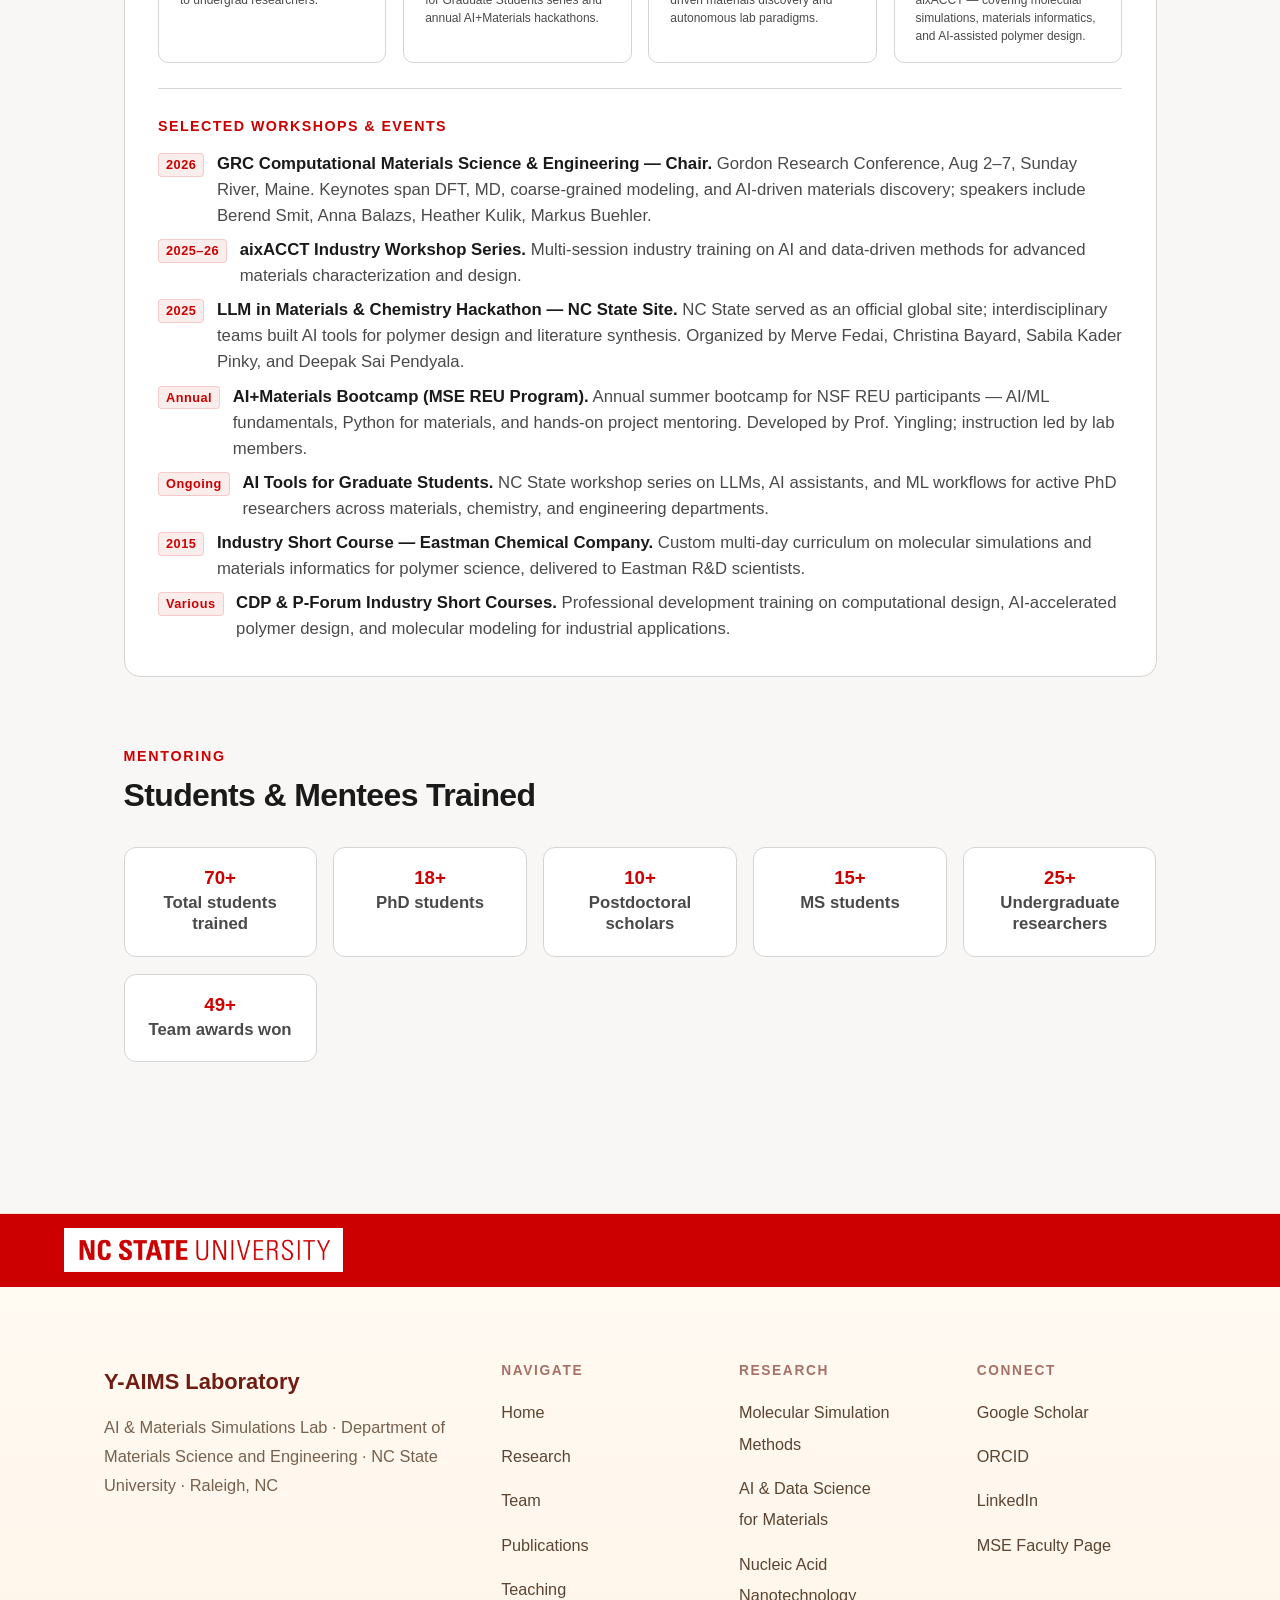
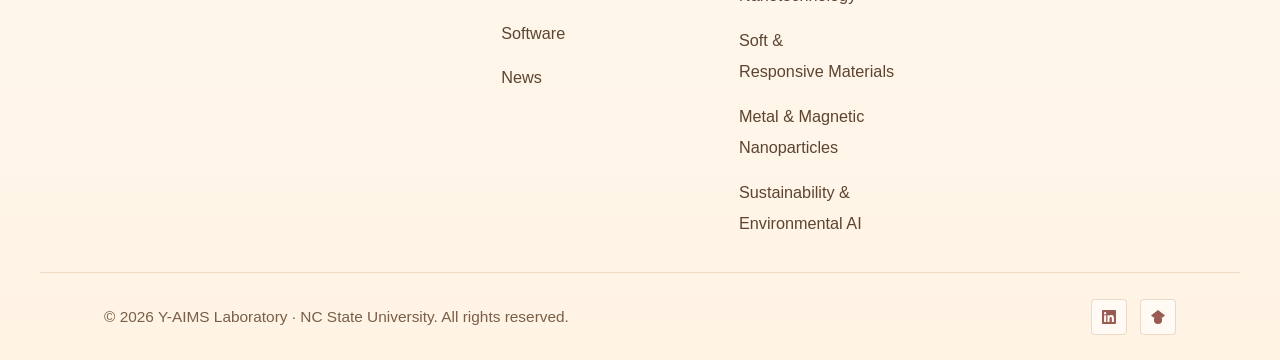
<file: teaching.html>
<!DOCTYPE html>
<html lang="en">
<head>
  <meta charset="UTF-8" />
  <meta name="viewport" content="width=device-width, initial-scale=1.0" />
  <title>Teaching &amp; Education — Y-AIMS Lab | NC State MSE</title>
  <meta name="description" content="Courses taught by Prof. Yaroslava Yingling at NC State — AI+Materials, Data Science for Materials, Nanoscale Simulations, and industry workshops." />

  <link rel="stylesheet" href="https://cdn.ncsu.edu/brand-assets/fonts-2-0/include.css" />
  <link rel="stylesheet" href="https://cdn.ncsu.edu/brand-assets/fonts-2-0/include-roboto.css" />
  <link rel="stylesheet" href="css/tokens.css" />
  <link rel="stylesheet" href="css/base.css" />
  <link rel="stylesheet" href="css/animations.css" />
  <script>
    (function () {
      try {
        var t = localStorage.getItem('yaimsTheme');
        if (t !== 'dark' && t !== 'light') {
          t = window.matchMedia && window.matchMedia('(prefers-color-scheme: dark)').matches ? 'dark' : 'light';
        }
        document.documentElement.setAttribute('data-theme', t);
      } catch (e) { document.documentElement.setAttribute('data-theme', 'light'); }
    })();
  </script>

  <style>
    /* ─── HERO ───────────────────────────────────────────────── */
    .teaching-hero {
      padding: calc(76px + var(--space-16)) var(--space-8) var(--space-16) !important;
      position: relative;
      overflow: hidden;
      background:
        radial-gradient(circle at top right, rgba(250, 200, 0, 0.18) 0%, transparent 26%),
        radial-gradient(circle at bottom left, rgba(0, 132, 115, 0.12) 0%, transparent 24%),
        linear-gradient(135deg, #fff8f1 0%, #fdeee5 54%, #eef7f6 100%);
      border-bottom: 1px solid rgba(204, 0, 0, 0.08);
    }
    .teaching-hero::after {
      content: '';
      position: absolute;
      inset: 0;
      background: linear-gradient(135deg, transparent 55%, rgba(65,86,161,0.08) 100%);
      pointer-events: none;
    }
    .teaching-hero-inner {
      position: relative;
      z-index: 1;
      max-width: var(--content-wide);
      margin: 0 auto;
    }
    .hero-label {
      font-family: var(--font-display);
      font-size: var(--text-xs);
      font-weight: 700;
      letter-spacing: 0.14em;
      text-transform: uppercase;
      color: rgba(153, 0, 0, 0.78);
      margin-bottom: var(--space-3);
    }
    .hero-title {
      font-family: var(--font-display);
      font-size: clamp(2rem, 4vw, 3.2rem);
      font-weight: 700;
      color: #2c1b12;
      line-height: 1.1;
      margin-bottom: var(--space-5);
    }
    .hero-desc {
      font-size: var(--text-base);
      color: rgba(61, 44, 29, 0.84);
      max-width: 680px;
      line-height: 1.65;
    }
    /* stat chips in hero */
    .hero-stats {
      display: flex;
      gap: var(--space-4);
      flex-wrap: wrap;
      margin-top: var(--space-8);
    }
    .hero-stat {
      background: rgba(255,255,255,0.7);
      border: 1px solid rgba(204, 0, 0, 0.08);
      border-radius: 12px;
      padding: var(--space-3) var(--space-5);
      text-align: center;
      box-shadow: 0 8px 24px rgba(115, 70, 32, 0.08);
    }
    .hero-stat-num {
      font-family: var(--font-display);
      font-size: var(--text-2xl);
      font-weight: 800;
      color: #7a170c;
      line-height: 1;
    }
    .hero-stat-label {
      font-size: var(--text-xs);
      color: rgba(82, 60, 43, 0.74);
      margin-top: 3px;
      font-weight: 600;
    }

    /* ─── MAIN LAYOUT ────────────────────────────────────────── */
    .teaching-main {
      max-width: 1100px;
      margin: 0 auto;
      padding: var(--space-12) var(--space-8) var(--space-20);
    }

    /* ─── SECTION LABEL ──────────────────────────────────────── */
    .section-eyebrow {
      font-family: var(--font-display);
      font-size: var(--text-xs);
      font-weight: 700;
      letter-spacing: 0.12em;
      text-transform: uppercase;
      color: var(--ncsu-red);
      margin-bottom: var(--space-2);
    }
    .section-title {
      font-family: var(--font-display);
      font-size: clamp(1.5rem, 2.5vw, 2rem);
      font-weight: 700;
      color: var(--color-text);
      margin-bottom: var(--space-8);
      letter-spacing: -0.02em;
    }

    /* ─── COURSE CARDS ───────────────────────────────────────── */
    .courses-grid {
      display: grid;
      grid-template-columns: repeat(auto-fill, minmax(300px, 1fr));
      gap: var(--space-5);
      margin-bottom: var(--space-16);
    }
    .course-card {
      background: var(--color-surface);
      border: 1px solid var(--color-border);
      border-radius: 14px;
      overflow: hidden;
      transition: box-shadow 0.2s, transform 0.2s;
    }
    .course-card:hover {
      box-shadow: var(--shadow-lg);
      transform: translateY(-3px);
    }
    .course-card-bar {
      height: 4px;
    }
    .bar-red   { background: var(--ncsu-red); }
    .bar-blue  { background: #4156A1; }
    .bar-teal  { background: #008473; }
    .bar-green { background: #6F7D1C; }
    .bar-gold  { background: #D97706; }

    .course-card-body {
      padding: var(--space-5) var(--space-6) var(--space-6);
    }
    .course-code-row {
      display: flex;
      align-items: center;
      justify-content: space-between;
      margin-bottom: var(--space-2);
    }
    .course-code {
      font-family: var(--font-display);
      font-size: var(--text-xs);
      font-weight: 700;
      letter-spacing: 0.1em;
      text-transform: uppercase;
      color: var(--ncsu-red);
      background: rgba(204,0,0,0.07);
      border: 1px solid rgba(204,0,0,0.15);
      padding: 2px 8px;
      border-radius: 4px;
    }
    .course-years {
      font-size: var(--text-xs);
      color: var(--color-text-faint);
      font-weight: 600;
    }
    .course-title {
      font-family: var(--font-display);
      font-size: var(--text-lg);
      font-weight: 700;
      color: var(--color-text);
      line-height: 1.3;
      margin-bottom: var(--space-3);
      letter-spacing: -0.01em;
    }
    .course-desc {
      font-size: var(--text-sm);
      color: var(--color-text-muted);
      line-height: 1.7;
    }
    .course-tags {
      display: flex;
      flex-wrap: wrap;
      gap: 5px;
      margin-top: var(--space-4);
    }
    .course-tag {
      font-size: 0.76rem;
      font-weight: 600;
      padding: 2px 8px;
      border-radius: 4px;
      background: var(--color-bg-subtle);
      color: var(--color-text-muted);
      border: 1px solid var(--color-border);
    }
    .course-mode {
      font-family: var(--font-mono);
      font-size: 0.7rem;
      letter-spacing: 0.06em;
      text-transform: uppercase;
      color: var(--color-text-faint);
      margin-top: var(--space-2);
    }
    .course-details {
      margin-top: var(--space-4);
      border-top: 1px solid var(--color-border);
      padding-top: var(--space-3);
      font-size: var(--text-sm);
    }
    .course-details > summary {
      cursor: pointer;
      font-size: 0.78rem;
      font-weight: 600;
      color: var(--ncsu-red);
      letter-spacing: 0.04em;
      list-style: none;
      display: inline-flex;
      align-items: center;
      gap: 0.4rem;
    }
    .course-details > summary::-webkit-details-marker { display: none; }
    .course-details > summary::after {
      content: '+';
      font-size: 1rem;
      font-weight: 400;
      transition: transform 0.2s;
      display: inline-block;
    }
    .course-details[open] > summary::after { content: '−'; }
    .course-details-body {
      margin-top: var(--space-3);
      color: var(--color-text-muted);
      line-height: 1.7;
    }
    .course-details-body h4 {
      font-family: var(--font-display);
      font-size: 0.82rem;
      font-weight: 700;
      color: var(--color-text);
      letter-spacing: -0.01em;
      margin-top: var(--space-3);
      margin-bottom: var(--space-2);
    }
    .course-details-body h4:first-child { margin-top: 0; }
    .course-details-body p { margin-bottom: var(--space-2); }
    .course-details-body ul { margin: var(--space-2) 0 var(--space-3) var(--space-5); }
    .course-details-body ul li { margin-bottom: 4px; }
    .course-details-body em { color: var(--color-text); }
    .course-pub-ref {
      margin-top: var(--space-3);
      padding: var(--space-3) var(--space-4);
      background: var(--color-surface);
      border-left: 3px solid var(--ncsu-red);
      border-radius: 4px;
      font-size: 0.82rem;
      line-height: 1.6;
    }
    .course-pub-ref a { color: var(--ncsu-red); text-decoration: none; }
    .course-pub-ref a:hover { text-decoration: underline; }

    /* ─── OUTREACH DESCRIPTION BLOCK ────────────────────────── */
    .workshops-section {
      margin-bottom: var(--space-16);
    }
    .outreach-block {
      background: var(--color-surface);
      border: 1px solid var(--color-border);
      border-radius: 16px;
      overflow: hidden;
    }
    .outreach-block-header {
      background: linear-gradient(135deg, var(--ncsu-red-dark) 0%, var(--ncsu-red-deepest) 100%);
      padding: var(--space-6) var(--space-8);
    }
    .outreach-block-title {
      font-family: var(--font-display);
      font-size: var(--text-xl);
      font-weight: 700;
      color: #fff;
      margin-bottom: var(--space-2);
    }
    .outreach-block-sub {
      font-size: var(--text-sm);
      color: rgba(255,255,255,0.7);
      line-height: 1.5;
    }
    .outreach-block-body {
      padding: var(--space-8);
    }
    .outreach-lead {
      font-size: var(--text-base);
      color: var(--color-text);
      line-height: 1.75;
      margin-bottom: var(--space-6);
      font-weight: 500;
    }
    .outreach-desc {
      font-size: var(--text-sm);
      color: var(--color-text-muted);
      line-height: 1.8;
      margin-bottom: var(--space-6);
    }
    .outreach-audience-grid {
      display: grid;
      grid-template-columns: repeat(auto-fill, minmax(220px, 1fr));
      gap: var(--space-4);
      margin-bottom: var(--space-6);
    }
    .outreach-audience-card {
      background: var(--color-bg-subtle);
      border: 1px solid var(--color-border);
      border-radius: 10px;
      padding: var(--space-4) var(--space-5);
    }
    .oac-icon {
      width: 38px;
      height: 38px;
      border-radius: 8px;
      background: var(--color-primary-highlight);
      border: 1px solid rgba(204,0,0,0.18);
      display: flex;
      align-items: center;
      justify-content: center;
      color: var(--ncsu-red);
      margin-bottom: var(--space-3);
    }
    [data-theme='dark'] .oac-icon { background: rgba(255,51,51,0.14); border-color: rgba(255,51,51,0.28); color: #ff7a7a; }
    .oac-title {
      font-family: var(--font-display);
      font-size: var(--text-sm);
      font-weight: 700;
      color: var(--color-text);
      margin-bottom: 3px;
    }
    .oac-desc {
      font-size: 12px;
      color: var(--color-text-muted);
      line-height: 1.5;
    }
    .outreach-examples {
      border-top: 1px solid var(--color-border);
      padding-top: var(--space-6);
    }
    .outreach-examples-label {
      font-family: var(--font-display);
      font-size: var(--text-xs);
      font-weight: 700;
      letter-spacing: 0.1em;
      text-transform: uppercase;
      color: var(--ncsu-red);
      margin-bottom: var(--space-3);
    }
    .outreach-example-list {
      display: flex;
      flex-direction: column;
      gap: var(--space-2);
    }
    .outreach-example-item {
      display: flex;
      align-items: baseline;
      gap: var(--space-3);
      font-size: var(--text-sm);
      color: var(--color-text-muted);
      line-height: 1.55;
    }
    .outreach-example-year {
      flex-shrink: 0;
      font-family: var(--font-display);
      font-size: 0.76rem;
      font-weight: 700;
      color: var(--ncsu-red);
      background: rgba(204,0,0,0.07);
      border: 1px solid rgba(204,0,0,0.15);
      padding: 1px 7px;
      border-radius: 4px;
      letter-spacing: 0.04em;
    }
    .outreach-example-text strong {
      color: var(--color-text);
    }

    /* ─── PHILOSOPHY / QUOTE SECTION ─────────────────────────── */
    .philosophy-section {
      margin-bottom: var(--space-16);
      background: linear-gradient(135deg, rgba(153,0,0,0.04) 0%, rgba(65,86,161,0.04) 100%);
      border: 1px solid rgba(153,0,0,0.12);
      border-radius: 16px;
      padding: var(--space-10) var(--space-10);
    }
    [data-theme='dark'] .philosophy-section {
      background: rgba(153,0,0,0.07);
      border-color: rgba(153,0,0,0.18);
    }
    .philosophy-quote {
      font-family: var(--font-display);
      font-size: clamp(1.1rem, 2vw, 1.5rem);
      font-weight: 700;
      color: var(--color-text);
      line-height: 1.45;
      letter-spacing: -0.01em;
      margin-bottom: var(--space-4);
    }
    .philosophy-quote::before { content: '\201C'; color: var(--ncsu-red); }
    .philosophy-quote::after  { content: '\201D'; color: var(--ncsu-red); }
    .philosophy-attr {
      font-size: var(--text-sm);
      color: var(--color-text-muted);
      font-style: italic;
    }

    /* ─── MENTORING STATS ─────────────────────────────────────── */
    .mentoring-grid {
      display: grid;
      grid-template-columns: repeat(auto-fill, minmax(180px, 1fr));
      gap: var(--space-4);
      margin-bottom: var(--space-16);
    }
    .mentoring-card {
      background: var(--color-surface);
      border: 1px solid var(--color-border);
      border-radius: 12px;
      padding: var(--space-5) var(--space-5);
      text-align: center;
    }
    .mentoring-num {
      font-family: var(--font-display);
      font-size: var(--text-3xl);
      font-weight: 800;
      color: var(--ncsu-red);
      line-height: 1;
      margin-bottom: var(--space-1);
    }
    .mentoring-label {
      font-size: var(--text-sm);
      font-weight: 600;
      color: var(--color-text-muted);
      line-height: 1.3;
    }

    /* ─── RESPONSIVE ─────────────────────────────────────────── */
    @media (max-width: 768px) {
      .teaching-main { padding: var(--space-8) var(--space-4) var(--space-16); }
      .workshop-item { grid-template-columns: 1fr; }
      .philosophy-section { padding: var(--space-6) var(--space-6); }
    }
    @media (max-width: 480px) {
      .courses-grid { grid-template-columns: 1fr; }
    }

/* ─── CONSISTENT NAV / FOOTER ────────────────────────────── */
.site-nav { position: fixed; top: 0; left: 0; right: 0; z-index: 200; height: 76px; display: flex; align-items: center; padding-inline: clamp(1rem,5vw,4rem); background: color-mix(in srgb, var(--color-bg) 90%, transparent); backdrop-filter: blur(20px); -webkit-backdrop-filter: blur(20px); border-bottom: 1px solid var(--color-border); transition: box-shadow 0.3s; }
.site-nav.scrolled { box-shadow: 0 2px 16px rgba(0,0,0,0.08); }
.nav-inner { width: 100%; max-width: 1200px; margin-inline: auto; display: flex; align-items: center; gap: 2rem; }
.nav-logo { display: flex; align-items: center; gap: 0.75rem; text-decoration: none; flex-shrink: 0; }
.nav-wolf-img { width: 42px; height: 42px; border-radius: 50%; object-fit: cover; }
.nav-logo-text { display: flex; flex-direction: column; line-height: 1.1; }
.lab-name { font-family: var(--font-display); font-size: 1.05rem; font-weight: 700; color: var(--color-text); letter-spacing: -0.01em; }
.lab-dept { font-size: 0.78rem; color: var(--color-text-muted); }
.nav-links { display: flex; align-items: center; gap: 0.25rem; list-style: none; margin-left: auto; }
.nav-links a { font-size: 0.95rem; font-weight: 500; color: var(--color-text-muted); padding: 0.55rem 0.95rem; border-radius: 4px; text-decoration: none; transition: color 0.2s, background 0.2s; }
.nav-links a:hover, .nav-links a.active { color: var(--ncsu-red); background: var(--color-primary-highlight); }
.nav-links a.active { font-weight: 600; }
.btn-theme { display: flex; align-items: center; justify-content: center; width: 40px; height: 40px; border-radius: 6px; border: 1px solid var(--color-border); background: transparent; color: var(--color-text-muted); cursor: pointer; margin-left: 0.5rem; transition: all 0.2s; }
.btn-theme:hover { color: var(--color-text); background: var(--color-surface-offset); }
.nav-hamburger { display: none; flex-direction: column; gap: 5px; width: 36px; height: 36px; align-items: center; justify-content: center; border-radius: 6px; border: 1px solid var(--color-border); background: transparent; cursor: pointer; margin-left: auto; }
.nav-hamburger span { display: block; width: 18px; height: 1.5px; background: var(--color-text-muted); border-radius: 2px; }
.nav-mobile { display: none; flex-direction: column; gap: 0.25rem; padding: 1rem; border-top: 1px solid var(--color-border); background: var(--color-bg); }
.nav-mobile a { font-size: 1rem; font-weight: 500; color: var(--color-text-muted); padding: 0.75rem 1rem; border-radius: 6px; text-decoration: none; }
.nav-mobile a:hover, .nav-mobile a.active { color: var(--ncsu-red); background: var(--color-primary-highlight); }
@media (max-width: 768px) { .nav-links { display: none; } .nav-actions .btn-theme { display: none; } .nav-hamburger { display: flex; } .nav-mobile.open { display: flex; } }
.skip-link { position: absolute; top: -100%; left: 1rem; z-index: 9999; padding: 0.75rem 1.25rem; background: var(--ncsu-red); color: #fff; font-weight: 700; border-radius: 0 0 6px 6px; text-decoration: none; transition: top 0.15s; }
.skip-link:focus { top: 0; }
@media (prefers-reduced-motion: reduce) { *, *::before, *::after { animation-duration: 0.01ms !important; transition-duration: 0.01ms !important; } }

  </style>
</head>
<body>
<a href="#main-content" class="skip-link">Skip to main content</a>

<!-- NAV -->
<script src="https://cdn.ncsu.edu/brand-assets/utility-bar/v3/ncstate-utility-bar.js"></script>
<nav class="site-nav" id="site-nav" role="navigation" aria-label="Main navigation">
  <div class="nav-inner">
    <a href="index.html" class="nav-logo" aria-label="Y-AIMS Lab home">
      <img src="assets/ncsu/circle-wolf-400.png" alt="NC State wolf mark" class="nav-wolf-img" width="34" height="34" loading="eager" />
      <div class="nav-logo-text">
        <span class="lab-name">Y-AIMS Lab</span>
        <span class="lab-dept">NC State · MSE</span>
      </div>
    </a>
    <ul class="nav-links" role="list">
      <li><a href="index.html">Home</a></li>
      <li><a href="research.html">Research</a></li>
      <li><a href="team.html">Team</a></li>
      <li><a href="publications.html">Publications</a></li>
      <li><a href="teaching.html" class="active" aria-current="page">Teaching</a></li>
      <li><a href="software.html">Software</a></li>
      <li><a href="news.html">News</a></li>
    </ul>
    <div class="nav-actions" style="display:flex;align-items:center;">
      <button class="btn-theme" data-theme-toggle aria-label="Toggle dark mode"></button>
    </div>
    <button class="nav-hamburger" aria-label="Open menu" aria-expanded="false">
      <span></span><span></span><span></span>
    </button>
  </div>
  <div class="nav-mobile" id="nav-mobile">
    <a href="index.html">Home</a><a href="research.html">Research</a><a href="team.html">Team</a>
    <a href="publications.html">Publications</a><a href="teaching.html">Teaching</a>
    <a href="software.html">Software</a><a href="news.html">News</a>
  </div>
</nav>

<!-- HERO -->
<header class="teaching-hero">
  <div class="teaching-hero-inner">
    <div class="hero-label" aria-hidden="true">Education</div>
    <h1 class="hero-title">Teaching &amp; Mentorship</h1>
    <p class="hero-desc">Prof. Yingling has pioneered AI+Materials education at NC State — developing graduate courses in data-driven materials discovery, molecular simulations, and AI tools for scientists that span academia and industry.</p>
    <div class="hero-stats">
      <div class="hero-stat">
        <div class="hero-stat-num">6</div>
        <div class="hero-stat-label">Courses Taught</div>
      </div>
      <div class="hero-stat">
        <div class="hero-stat-num">70+</div>
        <div class="hero-stat-label">Students Trained</div>
      </div>
      <div class="hero-stat">
        <div class="hero-stat-num">140+</div>
        <div class="hero-stat-label">Invited Talks</div>
      </div>
      <div class="hero-stat">
        <div class="hero-stat-num">2018</div>
        <div class="hero-stat-label">First AI/Data Course</div>
      </div>
    </div>
  </div>
</header>

<!-- MAIN -->
<main id="main-content" tabindex="-1" class="teaching-main">

  <!-- COURSES -->
  <div class="section-eyebrow">Courses</div>
  <h2 class="section-title">Graduate &amp; Undergraduate Courses</h2>

  <div class="courses-grid">

    <!-- MSE 723 -->
    <article class="course-card">
      <div class="course-card-bar bar-red"></div>
      <div class="course-card-body">
        <div class="course-code-row">
          <span class="course-code">MSE 723</span>
          <span class="course-years">2018 – Present</span>
        </div>
        <h3 class="course-title">Materials Informatics</h3>
        <p class="course-desc">Introduces the emergent field of materials informatics and current approaches that use machine learning together with experimental and computational data to accelerate materials optimization, discovery, and development. Emphasizes practical implementation of ML techniques on real materials problems.</p>
        <p class="course-mode">Distance Education and in-person at NC State</p>
        <div class="course-tags">
          <span class="course-tag">Graduate</span>
          <span class="course-tag">Machine Learning</span>
          <span class="course-tag">Python</span>
          <span class="course-tag">Materials Informatics</span>
        </div>
        <details class="course-details">
          <summary>Course goals &amp; learning outcomes</summary>
          <div class="course-details-body">
            <h4>Class goals</h4>
            <p>The course aims to <em>introduce</em> the emergent field of materials informatics and current approaches that employ machine learning and experimental and computational data to accelerate the process of materials optimization, discovery, and development. An emphasis will be placed on the practical implementation of machine learning techniques to various materials science problems.</p>
            <h4>Student learning outcomes</h4>
            <p>After completing this course, students will be able to:</p>
            <ul>
              <li>Demonstrate an understanding of key materials informatics concepts and components.</li>
              <li>Explain the relationship between materials and data-driven techniques.</li>
              <li>Interpret the informatics problems and capabilities associated with different types of materials.</li>
              <li>Describe available machine learning techniques and materials databases.</li>
              <li>Identify a machine learning algorithm with the desired properties for a given materials problem.</li>
              <li>Evaluate existing and emerging machine learning technologies and analyze trends in data-driven techniques to anticipate how materials informatics will evolve.</li>
            </ul>
            <div class="course-pub-ref">
              T. J. Oweida, A. Ul-Mahmood, M. D. Manning, S. Rigin, Y. G. Yingling, <em>MRS Advances</em> 5 (2020) 1–18 ·
              <a href="https://www.cambridge.org/core/services/aop-cambridge-core/content/view/98E47A9B14726B01DE91ED5AF3A250AB/S2059852120001711a.pdf/merging_materials_and_data_science_opportunities_challenges_and_education_in_materials_informatics.pdf" target="_blank" rel="noopener">DOI: 10.1557/adv.2020.171</a>
              <p style="margin-top:6px; font-style: italic;">In this paper, we discuss the growing use of materials informatics in academia and industry, highlight the need for educational advances, and discuss the implementation of a materials informatics course into the curriculum to jump-start interested students with the skills required to succeed in materials informatics projects.</p>
            </div>
          </div>
        </details>
      </div>
    </article>

    <!-- MSE591 -->
    <article class="course-card">
      <div class="course-card-bar bar-blue"></div>
      <div class="course-card-body">
        <div class="course-code-row">
          <span class="course-code">MSE 591</span>
          <span class="course-years">2021 – Present</span>
        </div>
        <h3 class="course-title">AI + Materials</h3>
        <p class="course-desc">A cutting-edge survey of how large language models, generative AI, and foundation models are transforming materials research — from autonomous labs and self-driving synthesis to AI-assisted literature review and hypothesis generation.</p>
        <div class="course-tags">
          <span class="course-tag">Graduate</span>
          <span class="course-tag">LLMs</span>
          <span class="course-tag">Generative AI</span>
          <span class="course-tag">Autonomous Labs</span>
        </div>
      </div>
    </article>

    <!-- MSE721 -->
    <article class="course-card">
      <div class="course-card-bar bar-teal"></div>
      <div class="course-card-body">
        <div class="course-code-row">
          <span class="course-code">MSE 721/791</span>
          <span class="course-years">2009 – Present</span>
        </div>
        <h3 class="course-title">Nanoscale Simulations &amp; Molecular Modeling</h3>
        <p class="course-desc">Comprehensive treatment of atomistic and coarse-grained simulation methods: molecular dynamics, Monte Carlo, DPD, CGMD, and free energy techniques. Covers LAMMPS, GROMACS, NAMD workflows and force field parameterization with applications in soft matter and nanomaterials.</p>
        <p class="course-mode">Distance Education and in-person at NC State</p>
        <div class="course-tags">
          <span class="course-tag">Graduate</span>
          <span class="course-tag">MD Simulations</span>
          <span class="course-tag">Coarse-Graining</span>
          <span class="course-tag">LAMMPS</span>
        </div>
        <details class="course-details">
          <summary>Course goals &amp; learning outcomes</summary>
          <div class="course-details-body">
            <h4>Class goals</h4>
            <p>The course is designed to assist engineering students in learning the fundamentals and cutting-edge nature of various simulation methods and their application to nanostructures and nanotechnology. The modeling tools range from accurate first-principles quantum-based methods to multi-scale approaches that combine atomic and continuum modeling. An emphasis is placed on using computational methods for data-driven approaches for the design of new materials.</p>
            <h4>Student learning objectives</h4>
            <p>After completing this course, students will be able to:</p>
            <ul>
              <li>Identify and explain the advantages and limitations of various computational techniques.</li>
              <li>Explain the properties of various nanomaterials and nanosystems.</li>
              <li>Select appropriate computational methods that can address specific materials, properties, and processing.</li>
              <li>Evaluate literature based on the use of computational techniques.</li>
              <li>Design research problems with the use of computational techniques.</li>
            </ul>
          </div>
        </details>
      </div>
    </article>

    <!-- MSE 485 / MSE 791 — Biomaterials -->
    <article class="course-card">
      <div class="course-card-bar bar-red"></div>
      <div class="course-card-body">
        <div class="course-code-row">
          <span class="course-code">MSE 485 / MSE 791</span>
          <span class="course-years">Active</span>
        </div>
        <h3 class="course-title">Biomaterials</h3>
        <p class="course-desc">Fundamentals of biomaterials — synthesis, properties, processing, and applications of materials derived from or associated with bio-entities. The course emphasizes biomaterials with applications beyond medical or clinical uses, drawing on biological systems' unique machinery and function.</p>
        <p class="course-mode">Distance Education and in-person at NC State</p>
        <div class="course-tags">
          <span class="course-tag">Undergrad / Graduate</span>
          <span class="course-tag">Biomaterials</span>
          <span class="course-tag">Soft Matter</span>
          <span class="course-tag">Bioelectronics</span>
        </div>
        <details class="course-details">
          <summary>Course goals &amp; learning outcomes</summary>
          <div class="course-details-body">
            <h4>Class goals</h4>
            <p>The course introduces fundamental aspects associated with synthesis, properties, processing/fabrication, and application of materials derived from or associated with bio-entities. The course focuses on biomaterials with broad applications beyond medical or clinical uses, and emphasizes biological systems' unique machinery and function in the context of desired outcomes that utilize a material or materials' systems. Fundamental concepts covered include:</p>
            <ul>
              <li>Differences among classes of biomaterials.</li>
              <li>Toxicity vs. biocompatibility of biomaterials.</li>
              <li>Bulk vs. surface properties of biomaterials.</li>
              <li>Interactions of biomaterials with different environments.</li>
              <li>Biomaterials stability and degradation.</li>
              <li>Biomaterials for sensing and bioelectronics applications.</li>
              <li>Biomaterials for energy, soft robotics, and responsive materials.</li>
              <li>Biomaterials for drug delivery, multiplexing, and theranostic applications.</li>
            </ul>
            <h4>Student learning objectives</h4>
            <p>After completing this course, students will be able to:</p>
            <ul>
              <li>Explain the properties of various biomaterials.</li>
              <li>Select appropriate methods that can help address specific materials, properties, and processing.</li>
              <li>Apply chemistry and engineering knowledge to solve challenges in biomaterials.</li>
              <li>Critically review papers from the scientific literature and identify research opportunities.</li>
            </ul>
          </div>
        </details>
      </div>
    </article>

    <!-- AI Driven Prototyping -->
    <article class="course-card">
      <div class="course-card-bar bar-gold"></div>
      <div class="course-card-body">
        <div class="course-code-row">
          <span class="course-code">AI Seminar</span>
          <span class="course-years">2020 – Present</span>
        </div>
        <h3 class="course-title">AI-Driven Prototyping</h3>
        <p class="course-desc">A one-credit course on rapid AI-driven prototyping for scientists and engineers — from idea to working prototype using LLMs, generative models, and AI-assisted coding tools. Students build functional prototypes of research tools, data pipelines, and materials applications over the course of the semester.</p>
        <div class="course-tags">
          <span class="course-tag">1 Credit</span>
          <span class="course-tag">LLMs</span>
          <span class="course-tag">Prototyping</span>
          <span class="course-tag">AI Tools</span>
        </div>
      </div>
    </article>

    <!-- MSE290 -->
    <article class="course-card">
      <div class="course-card-bar bar-green"></div>
      <div class="course-card-body">
        <div class="course-code-row">
          <span class="course-code">MSE 290</span>
          <span class="course-years">2025 – Present</span>
        </div>
        <h3 class="course-title">Materials Science Fiction</h3>
        <p class="course-desc">A one-credit undergraduate elective exploring how science fiction imagines materials of the future — invisibility cloaks, shape-memory alloys, self-healing structures — and connecting these visions to current research at the frontier of materials science.</p>
        <div class="course-tags">
          <span class="course-tag">1 Credit</span>
          <span class="course-tag">Undergraduate</span>
          <span class="course-tag">Interdisciplinary</span>
        </div>
      </div>
    </article>

  </div>

  <!-- TEACHING PHILOSOPHY -->
  <div class="philosophy-section">
    <p class="philosophy-quote">AI is not just a tool — it is a paradigm shift for materials science. Our students need to be fluent in both the physics of matter and the language of machines.</p>
    <p class="philosophy-attr">— Prof. Yaroslava Yingling, AIMS Laboratory</p>
  </div>

  <!-- WORKSHOPS & SHORT COURSES -->
  <div class="workshops-section">
    <div class="section-eyebrow">Training &amp; Outreach</div>
    <h2 class="section-title">Workshops, Short Courses &amp; Outreach</h2>

    <div class="outreach-block">
      <div class="outreach-block-header">
        <div class="outreach-block-title">Hands-On AI Tools Training — Developed &amp; Delivered by Prof. Yingling</div>
        <div class="outreach-block-sub">Spanning undergraduates, graduate students, faculty, and industry professionals across academia and industrial R&amp;D</div>
      </div>
      <div class="outreach-block-body">
        <p class="outreach-lead">Prof. Yingling has developed and delivered hands-on AI tools training across every level of the scientific community — from first-year undergraduates encountering machine learning for the first time, to PhD students and postdocs integrating LLMs and generative AI into active research workflows, to faculty peers exploring AI adoption, and to R&amp;D scientists at major industrial partners seeking practical skills in computational materials design.</p>
        <p class="outreach-desc">This training spans short bootcamps, multi-day industry short courses, university workshops, and international hackathons. The common thread is practical fluency: participants leave with working knowledge of AI tools — not just conceptual awareness. Curricula are developed fresh for each audience, emphasizing real materials problems, live coding, and immediate applicability to participants' own work. Prof. Yingling's approach draws on her dual expertise in materials simulation and AI-driven discovery, bridging the gap between cutting-edge research methods and accessible instruction.</p>

        <div class="outreach-audience-grid">
          <div class="outreach-audience-card">
            <div class="oac-icon" aria-hidden="true">
              <svg width="20" height="20" viewBox="0 0 24 24" fill="none" stroke="currentColor" stroke-width="1.8" stroke-linecap="round" stroke-linejoin="round"><path d="M22 10L12 5 2 10l10 5 10-5z"/><path d="M6 12v5c0 1.66 2.69 3 6 3s6-1.34 6-3v-5"/><path d="M22 10v6"/></svg>
            </div>
            <div class="oac-title">Undergraduates</div>
            <div class="oac-desc">REU bootcamps and MSE department workshops introducing AI/ML tools, Python for materials, and data-driven research methods to undergrad researchers.</div>
          </div>
          <div class="outreach-audience-card">
            <div class="oac-icon" aria-hidden="true">
              <svg width="20" height="20" viewBox="0 0 24 24" fill="none" stroke="currentColor" stroke-width="1.8" stroke-linecap="round" stroke-linejoin="round"><path d="M9 3h6"/><path d="M10 3v6.5L4.5 18a2 2 0 0 0 1.7 3h11.6a2 2 0 0 0 1.7-3L14 9.5V3"/><line x1="7.5" y1="13" x2="16.5" y2="13"/></svg>
            </div>
            <div class="oac-title">Graduate Students</div>
            <div class="oac-desc">Dedicated workshops on integrating LLMs, AI assistants, and ML workflows into PhD research — including the AI Tools for Graduate Students series and annual AI+Materials hackathons.</div>
          </div>
          <div class="outreach-audience-card">
            <div class="oac-icon" aria-hidden="true">
              <svg width="20" height="20" viewBox="0 0 24 24" fill="none" stroke="currentColor" stroke-width="1.8" stroke-linecap="round" stroke-linejoin="round"><path d="M17 21v-2a4 4 0 0 0-4-4H5a4 4 0 0 0-4 4v2"/><circle cx="9" cy="7" r="4"/><path d="M23 21v-2a4 4 0 0 0-3-3.87"/><path d="M16 3.13a4 4 0 0 1 0 7.75"/></svg>
            </div>
            <div class="oac-title">Faculty &amp; Researchers</div>
            <div class="oac-desc">Gordon Research Conference sessions, invited lectures, and peer workshops for faculty and postdoctoral researchers on AI-driven materials discovery and autonomous lab paradigms.</div>
          </div>
          <div class="outreach-audience-card">
            <div class="oac-icon" aria-hidden="true">
              <svg width="20" height="20" viewBox="0 0 24 24" fill="none" stroke="currentColor" stroke-width="1.8" stroke-linecap="round" stroke-linejoin="round"><path d="M2 20h20"/><path d="M5 20V8l5 4V8l5 4V4l4 4v12"/><path d="M9 20v-3M14 20v-3"/></svg>
            </div>
            <div class="oac-title">Industry Professionals</div>
            <div class="oac-desc">Custom multi-day short courses for industrial R&amp;D scientists at companies including Eastman Chemical, CDP, P-Forum, and aixACCT — covering molecular simulations, materials informatics, and AI-assisted polymer design.</div>
          </div>
        </div>

        <div class="outreach-examples">
          <div class="outreach-examples-label">Selected workshops &amp; events</div>
          <div class="outreach-example-list">
            <div class="outreach-example-item">
              <span class="outreach-example-year">2026</span>
              <span class="outreach-example-text"><strong>GRC Computational Materials Science &amp; Engineering — Chair.</strong> Gordon Research Conference, Aug 2–7, Sunday River, Maine. Keynotes span DFT, MD, coarse-grained modeling, and AI-driven materials discovery; speakers include Berend Smit, Anna Balazs, Heather Kulik, Markus Buehler.</span>
            </div>
            <div class="outreach-example-item">
              <span class="outreach-example-year">2025–26</span>
              <span class="outreach-example-text"><strong>aixACCT Industry Workshop Series.</strong> Multi-session industry training on AI and data-driven methods for advanced materials characterization and design.</span>
            </div>
            <div class="outreach-example-item">
              <span class="outreach-example-year">2025</span>
              <span class="outreach-example-text"><strong>LLM in Materials &amp; Chemistry Hackathon — NC State Site.</strong> NC State served as an official global site; interdisciplinary teams built AI tools for polymer design and literature synthesis. Organized by Merve Fedai, Christina Bayard, Sabila Kader Pinky, and Deepak Sai Pendyala.</span>
            </div>
            <div class="outreach-example-item">
              <span class="outreach-example-year">Annual</span>
              <span class="outreach-example-text"><strong>AI+Materials Bootcamp (MSE REU Program).</strong> Annual summer bootcamp for NSF REU participants — AI/ML fundamentals, Python for materials, and hands-on project mentoring. Developed by Prof. Yingling; instruction led by lab members.</span>
            </div>
            <div class="outreach-example-item">
              <span class="outreach-example-year">Ongoing</span>
              <span class="outreach-example-text"><strong>AI Tools for Graduate Students.</strong> NC State workshop series on LLMs, AI assistants, and ML workflows for active PhD researchers across materials, chemistry, and engineering departments.</span>
            </div>
            <div class="outreach-example-item">
              <span class="outreach-example-year">2015</span>
              <span class="outreach-example-text"><strong>Industry Short Course — Eastman Chemical Company.</strong> Custom multi-day curriculum on molecular simulations and materials informatics for polymer science, delivered to Eastman R&amp;D scientists.</span>
            </div>
            <div class="outreach-example-item">
              <span class="outreach-example-year">Various</span>
              <span class="outreach-example-text"><strong>CDP &amp; P-Forum Industry Short Courses.</strong> Professional development training on computational design, AI-accelerated polymer design, and molecular modeling for industrial applications.</span>
            </div>
          </div>
        </div>
      </div>
    </div>
  </div>

  <!-- MENTORING STATS -->
  <div class="section-eyebrow">Mentoring</div>
  <h2 class="section-title">Students &amp; Mentees Trained</h2>
  <div class="mentoring-grid">
    <div class="mentoring-card">
      <div class="mentoring-num">70+</div>
      <div class="mentoring-label">Total students trained</div>
    </div>
    <div class="mentoring-card">
      <div class="mentoring-num">18+</div>
      <div class="mentoring-label">PhD students</div>
    </div>
    <div class="mentoring-card">
      <div class="mentoring-num">10+</div>
      <div class="mentoring-label">Postdoctoral scholars</div>
    </div>
    <div class="mentoring-card">
      <div class="mentoring-num">15+</div>
      <div class="mentoring-label">MS students</div>
    </div>
    <div class="mentoring-card">
      <div class="mentoring-num">25+</div>
      <div class="mentoring-label">Undergraduate researchers</div>
    </div>
    <div class="mentoring-card">
      <div class="mentoring-num">49+</div>
      <div class="mentoring-label">Team awards won</div>
    </div>
  </div>

</main>

<!-- FOOTER -->
<footer class="site-footer" role="contentinfo">
  <div class="footer-ncsu-bar">
    <img src="assets/ncsu/brick-white-on-red-web.png" alt="NC State University" class="footer-brick-logo" loading="lazy" />
  </div>
  <div class="footer-body">
    <div><div class="footer-brand-name">Y-AIMS Laboratory</div><p class="footer-brand-desc">AI &amp; Materials Simulations Lab · Department of Materials Science and Engineering · NC State University · Raleigh, NC</p></div>
    <div class="footer-col"><h4>Navigate</h4><ul role="list"><li><a href="index.html">Home</a></li><li><a href="research.html">Research</a></li><li><a href="team.html">Team</a></li><li><a href="publications.html">Publications</a></li><li><a href="teaching.html">Teaching</a></li><li><a href="software.html">Software</a></li><li><a href="news.html">News</a></li></ul></div>
    <div class="footer-col"><h4>Research</h4><ul role="list"><li><a href="research.html#molecular-sims">Molecular Simulation Methods</a></li><li><a href="research.html#ai">AI &amp; Data Science for Materials</a></li><li><a href="research.html#nucleic-acid">Nucleic Acid Nanotechnology</a></li><li><a href="research.html#soft-responsive">Soft &amp; Responsive Materials</a></li><li><a href="research.html#nanoparticles">Metal &amp; Magnetic Nanoparticles</a></li><li><a href="research.html#sustainability">Sustainability &amp; Environmental AI</a></li></ul></div>
    <div class="footer-col"><h4>Connect</h4><ul role="list"><li><a href="https://scholar.google.com/citations?user=2UN_tCAAAAAJ" target="_blank">Google Scholar</a></li><li><a href="https://orcid.org/0000-0002-8557-9992" target="_blank">ORCID</a></li><li><a href="https://www.linkedin.com/in/yaroslava-yingling" target="_blank">LinkedIn</a></li><li><a href="https://www.mse.ncsu.edu/yingling/" target="_blank">MSE Faculty Page</a></li></ul></div>
  </div>
  <div class="footer-bottom">
    <p>© 2026 Y-AIMS Laboratory · NC State University. All rights reserved.</p>
    <div class="footer-socials">
      <a href="https://www.linkedin.com/in/yaroslava-yingling" target="_blank" rel="noopener" aria-label="LinkedIn" class="footer-social-link">
        <svg width="14" height="14" viewBox="0 0 24 24" fill="currentColor"><path d="M20.447 20.452h-3.554v-5.569c0-1.328-.027-3.037-1.852-3.037-1.853 0-2.136 1.445-2.136 2.939v5.667H9.351V9h3.414v1.561h.046c.477-.9 1.637-1.85 3.37-1.85 3.601 0 4.267 2.37 4.267 5.455v6.286zM5.337 7.433a2.062 2.062 0 0 1-2.063-2.065 2.064 2.064 0 1 1 2.063 2.065zm1.782 13.019H3.555V9h3.564v11.452zM22.225 0H1.771C.792 0 0 .774 0 1.729v20.542C0 23.227.792 24 1.771 24h20.451C23.2 24 24 23.227 24 22.271V1.729C24 .774 23.2 0 22.222 0h.003z"/></svg>
      </a>
      <a href="https://scholar.google.com/citations?user=2UN_tCAAAAAJ" target="_blank" rel="noopener" aria-label="Google Scholar" class="footer-social-link">
        <svg width="14" height="14" viewBox="0 0 24 24" fill="currentColor"><path d="M12 24a7 7 0 1 1 0-14 7 7 0 0 1 0 14zm0-24L0 9.5l4.838 3.94A8 8 0 0 1 12 10a8 8 0 0 1 7.162 3.44L24 9.5z"/></svg>
      </a>
    </div>
  </div>
</footer>


<script>
(function () {
  const nav = document.getElementById('site-nav');
  const hamburger = document.querySelector('.nav-hamburger');
  const mobileNav = document.getElementById('nav-mobile');
  const root = document.documentElement;
  const toggles = document.querySelectorAll('[data-theme-toggle]');
  function getAutoTheme() {
    return 'light';
  }
  let theme = localStorage.getItem('yaimsTheme') || getAutoTheme();
  function applyTheme(t) {
    root.setAttribute('data-theme', t);
    const sun = '<svg width="16" height="16" viewBox="0 0 24 24" fill="none" stroke="currentColor" stroke-width="2"><circle cx="12" cy="12" r="5"/><path d="M12 1v2M12 21v2M4.22 4.22l1.42 1.42M18.36 18.36l1.42 1.42M1 12h2M21 12h2M4.22 19.78l1.42-1.42M18.36 5.64l1.42-1.42"/></svg>';
    const moon = '<svg width="16" height="16" viewBox="0 0 24 24" fill="none" stroke="currentColor" stroke-width="2"><path d="M21 12.79A9 9 0 1 1 11.21 3 7 7 0 0 0 21 12.79z"/></svg>';
    toggles.forEach(btn => { btn.innerHTML = t === 'dark' ? sun : moon; btn.setAttribute('aria-label', 'Switch to ' + (t === 'dark' ? 'light' : 'dark') + ' mode'); });
  }
  applyTheme(theme);
  toggles.forEach(btn => { btn.addEventListener('click', () => { theme = theme === 'dark' ? 'light' : 'dark'; localStorage.setItem('yaimsTheme', theme); applyTheme(theme); }); });
  if (nav) {
    const s = Object.assign(document.createElement('div'), {style:'position:absolute;top:0;left:0;width:1px;height:1px;pointer-events:none'});
    document.body.prepend(s);
    new IntersectionObserver(([e]) => nav.classList.toggle('scrolled', e.intersectionRatio < 1), {threshold:[1],rootMargin:'-1px 0px 0px 0px'}).observe(s);
  }
  if (hamburger) hamburger.addEventListener('click', () => { const open = mobileNav.classList.toggle('open'); hamburger.setAttribute('aria-expanded', open); });
})();
</script>
</body>
</html>
</file>
<file: css/tokens.css>
/* ============================================================
   Y-AIMS LAB — Design Tokens
   Official NC State University Brand Colors
   Source: https://brand.ncsu.edu/designing-for-nc-state/colors/
   Fonts: Univers + Glypha via https://cdn.ncsu.edu/brand-assets/fonts-2-0/include.css
   ============================================================ */

/* ─── NC STATE OFFICIAL COLORS ─────────────────────────────── */
:root {
  /* Primary */
  --ncsu-red:          #CC0000;   /* NC State Red — primary brand color  */
  --ncsu-red-dark:     #990000;   /* Reynolds Red — darker shade         */
  --ncsu-red-deepest:  #5e0000;   /* Deepest red shade                   */
  --ncsu-black:        #000000;
  --ncsu-white:        #FFFFFF;

  /* Secondary palette */
  --ncsu-orange:       #D14905;   /* Pyromaniac                          */
  --ncsu-yellow:       #FAC800;   /* Reebok                              */
  --ncsu-green:        #6F7D1C;   /* Genomic (olive green)               */
  --ncsu-teal:         #008473;   /* Lonnie (teal)                       */
  --ncsu-blue-teal:    #427E93;   /* Hunt (light blue)                   */
  --ncsu-blue:         #4156A1;   /* Centennial (indigo blue)            */

  /* Neutrals */
  --ncsu-gray-1:       #F2F2F2;
  --ncsu-gray-2:       #CCCCCC;
  --ncsu-gray-3:       #999999;
  --ncsu-gray-4:       #666666;
  --ncsu-gray-5:       #333333;

  /* ─── SURFACES ─────────────────────────────────────────── */
  --color-bg:              #F8F7F5;
  --color-surface:         #FFFFFF;
  --color-surface-2:       #F2F2F2;
  --color-surface-offset:  #EBEBEB;
  --color-surface-dynamic: #DEDEDE;
  --color-divider:         #DCDCDC;
  --color-border:          #D4D4D4;

  /* ─── TEXT ──────────────────────────────────────────────── */
  --color-text:         #1A1A1A;
  --color-text-muted:   #4A4A4A;
  --color-secondary:       #1a1a1a;
  --color-text-faint:   #595959;
  --color-text-inverse: #FFFFFF;

  /* ─── BRAND ROLES ───────────────────────────────────────── */
  --color-primary:           var(--ncsu-red);
  --color-primary-hover:     var(--ncsu-red-dark);
  --color-primary-active:    var(--ncsu-red-deepest);
  --color-primary-highlight: rgba(204, 0, 0, 0.08);

  --color-accent:            var(--ncsu-blue-teal);
  --color-accent-hover:      #326070;
  --color-accent-highlight:  rgba(66, 126, 147, 0.1);

  /* ─── RADIUS ────────────────────────────────────────────── */
  --radius-sm:   2px;
  --radius-md:   4px;
  --radius-lg:   6px;
  --radius-xl:   8px;
  --radius-full: 9999px;

  /* ─── SHADOWS ───────────────────────────────────────────── */
  --shadow-sm: 0 1px 3px rgba(0,0,0,0.06);
  --shadow-md: 0 4px 14px rgba(0,0,0,0.09);
  --shadow-lg: 0 12px 36px rgba(0,0,0,0.12);

  /* ─── TRANSITIONS ───────────────────────────────────────── */
  --ease-out:          cubic-bezier(0.16, 1, 0.3, 1);
  --ease-in:           cubic-bezier(0.4, 0, 1, 1);
  --ease-in-out:       cubic-bezier(0.4, 0, 0.2, 1);
  --transition-interactive: 180ms cubic-bezier(0.16, 1, 0.3, 1);

  /* ─── LAYOUT ────────────────────────────────────────────── */
  --content-narrow:  640px;
  --content-default: 960px;
  --content-wide:   1200px;

  /* ─── TYPE SCALE ────────────────────────────────────────── */
  --text-xs:   clamp(0.75rem,  0.7rem  + 0.2vw,  0.875rem);
  --text-sm:   clamp(0.875rem, 0.82rem + 0.3vw,  1rem);
  --text-base: clamp(1rem,     0.96rem + 0.2vw,  1.125rem);
  --text-lg:   clamp(1.125rem, 1rem    + 0.6vw,  1.5rem);
  --text-xl:   clamp(1.5rem,   1.2rem  + 1.2vw,  2.25rem);
  --text-2xl:  clamp(2rem,     1.2rem  + 2.5vw,  3.5rem);
  --text-hero: clamp(2.5rem,   1rem    + 4vw,    5.5rem);

  /* ─── SPACING ───────────────────────────────────────────── */
  --space-1:  0.25rem;
  --space-2:  0.5rem;
  --space-3:  0.75rem;
  --space-4:  1rem;
  --space-5:  1.25rem;
  --space-6:  1.5rem;
  --space-8:  2rem;
  --space-10: 2.5rem;
  --space-12: 3rem;
  --space-16: 4rem;
  --space-20: 5rem;
  --space-24: 6rem;

  /* ─── FONTS ─────────────────────────────────────────────── */
  /* Official NCSU fonts: Univers (display/body), Glypha (slab/serif) */
  --font-display: 'Univers', 'Roboto', 'Helvetica Neue', Arial, sans-serif;
  --font-body:    'Univers', 'Roboto', Arial, sans-serif;
  --font-serif:   'Glypha', 'Roboto Slab', Georgia, serif;
  --font-mono:    'Roboto Mono', 'Courier New', monospace;
}

/* ─── DARK MODE ─────────────────────────────────────────────── */
[data-theme='dark'] {
  --color-secondary: #0d0d0d;
  --color-bg:              #111111;
  --color-surface:         #1A1A1A;
  --color-surface-2:       #222222;
  --color-surface-offset:  #2A2A2A;
  --color-surface-dynamic: #333333;
  --color-divider:         #2E2E2E;
  --color-border:          #383838;
  --color-text:            #EFEFEF;
  --color-text-muted:      #AAAAAA;
  --color-secondary:       #1a1a1a;
  --color-text-faint:      #666666;
  --ncsu-red:              #FF3333;
  --color-primary:         #FF3333;
  --color-primary-hover:   #FF5555;
  --color-primary-highlight: rgba(255,51,51,0.1);
  --shadow-sm: 0 1px 3px rgba(0,0,0,0.3);
  --shadow-md: 0 4px 14px rgba(0,0,0,0.4);
  --shadow-lg: 0 12px 36px rgba(0,0,0,0.5);
}
</file>
<file: css/base.css>
/* ============================================================
   BASE STYLES
   ============================================================ */

*,
*::before,
*::after {
  box-sizing: border-box;
  margin: 0;
  padding: 0;
}

html {
  font-size: 16px;
  -webkit-text-size-adjust: none;
  text-size-adjust: none;
  -webkit-font-smoothing: antialiased;
  -moz-osx-font-smoothing: grayscale;
  text-rendering: optimizeLegibility;
  scroll-behavior: smooth;
  scroll-padding-top: var(--space-16);
}

@media (min-width: 900px) {
  html { font-size: 16.75px; }
}

@media (min-width: 1440px) {
  html { font-size: 17px; }
}

body {
  min-height: 100dvh;
  line-height: 1.7;
  font-family: var(--font-body);
  font-size: var(--text-base);
  color: var(--color-text);
  background-color: var(--color-bg);
  transition: background-color 0.3s ease, color 0.3s ease;
}

img, picture, video, canvas, svg {
  display: block;
  max-width: 100%;
  height: auto;
}

ul[role='list'], ol[role='list'] { list-style: none; }

input, button, textarea, select { font: inherit; color: inherit; }

h1, h2, h3, h4, h5, h6 {
  text-wrap: balance;
  line-height: 1.15;
  font-family: var(--font-display);
}

p, li, figcaption {
  text-wrap: pretty;
  max-width: 72ch;
}

::selection {
  background: rgba(204, 0, 0, 0.15);
  color: var(--color-text);
}

:focus-visible {
  outline: 2px solid var(--color-primary);
  outline-offset: 3px;
  border-radius: var(--radius-sm);
}

@media (prefers-reduced-motion: reduce) {
  *, *::before, *::after {
    animation-duration: 0.01ms !important;
    animation-iteration-count: 1 !important;
    transition-duration: 0.01ms !important;
    scroll-behavior: auto !important;
  }
}

button { cursor: pointer; background: none; border: none; }
table { border-collapse: collapse; width: 100%; }

a, button, [role='button'] {
  transition: color var(--transition-interactive),
              background var(--transition-interactive),
              border-color var(--transition-interactive),
              opacity var(--transition-interactive),
              box-shadow var(--transition-interactive);
}

a { color: var(--color-primary); text-decoration: none; }
a:hover { color: var(--color-primary-hover); }

.sr-only {
  position: absolute;
  width: 1px; height: 1px;
  padding: 0; margin: -1px;
  overflow: hidden;
  clip: rect(0,0,0,0);
  white-space: nowrap;
  border-width: 0;
}

/* ============================================================
   LAYOUT UTILITIES
   ============================================================ */

.container {
  width: 100%;
  max-width: var(--content-wide);
  margin-inline: auto;
  padding-inline: clamp(var(--space-4), 5vw, var(--space-16));
}

.container--narrow {
  max-width: var(--content-default);
}

section {
  padding-block: clamp(var(--space-12), 8vw, var(--space-24));
}

/* ============================================================
   SHARED COMPONENTS
   ============================================================ */

/* === NAVIGATION === */
.site-nav {
  position: sticky;
  top: 0;
  z-index: 100;
  background: color-mix(in srgb, var(--color-bg) 92%, transparent);
  backdrop-filter: blur(16px);
  -webkit-backdrop-filter: blur(16px);
  border-bottom: 1px solid var(--color-border);
  transition: box-shadow 0.3s ease;
}

.site-nav.scrolled {
  box-shadow: var(--shadow-md);
}

.nav-inner {
  display: flex;
  align-items: center;
  gap: var(--space-8);
  height: 76px;
  padding-inline: clamp(var(--space-4), 5vw, var(--space-16));
  max-width: var(--content-wide);
  margin-inline: auto;
}

.nav-logo {
  display: flex;
  align-items: center;
  gap: var(--space-3);
  text-decoration: none;
  flex-shrink: 0;
}

.nav-wolf-img { width: 42px; height: 42px; border-radius: 50%; object-fit: cover; flex-shrink: 0; }

.nav-logo-text {
  display: flex;
  flex-direction: column;
  line-height: 1.15;
}

.nav-logo-text .lab-name {
  font-family: var(--font-display);
  font-size: 1.05rem;
  font-weight: 700;
  color: var(--color-text);
  letter-spacing: -0.01em;
}

.nav-logo-text .lab-dept {
  font-size: 0.78rem;
  color: var(--color-text-muted);
  font-weight: 400;
}

.nav-links {
  display: flex;
  align-items: center;
  gap: var(--space-1);
  list-style: none;
  margin-left: auto;
}

.nav-links a {
  font-size: 0.95rem;
  font-weight: 500;
  color: var(--color-text-muted);
  padding: 0.55rem 0.95rem;
  border-radius: var(--radius-md);
  text-decoration: none;
  transition: color var(--transition-interactive), background var(--transition-interactive);
}

.nav-links a:hover,
.nav-links a.active {
  color: var(--color-primary);
  background: var(--color-primary-highlight);
}

.nav-links a.active {
  font-weight: 600;
}

.nav-actions {
  display: flex;
  align-items: center;
  gap: var(--space-2);
  margin-left: var(--space-4);
}

.btn-theme {
  display: flex;
  align-items: center;
  justify-content: center;
  width: 36px;
  height: 36px;
  border-radius: var(--radius-md);
  color: var(--color-text-muted);
  background: transparent;
  border: 1px solid var(--color-border);
}

.btn-theme:hover {
  color: var(--color-text);
  background: var(--color-surface-offset);
}

/* Mobile menu */
.nav-hamburger {
  display: none;
  flex-direction: column;
  gap: 5px;
  width: 36px;
  height: 36px;
  align-items: center;
  justify-content: center;
  border-radius: var(--radius-md);
  border: 1px solid var(--color-border);
  color: var(--color-text-muted);
  margin-left: auto;
}

.nav-hamburger span {
  display: block;
  width: 18px;
  height: 2px;
  background: currentColor;
  border-radius: 2px;
  transition: transform 0.3s ease, opacity 0.3s ease;
}

.nav-mobile {
  display: none;
  flex-direction: column;
  gap: var(--space-1);
  padding: var(--space-4);
  border-top: 1px solid var(--color-border);
  background: var(--color-bg);
}

.nav-mobile a {
  font-size: var(--text-base);
  font-weight: 500;
  color: var(--color-text-muted);
  padding: var(--space-3) var(--space-4);
  border-radius: var(--radius-md);
  text-decoration: none;
}

.nav-mobile a:hover, .nav-mobile a.active {
  color: var(--color-primary);
  background: var(--color-primary-highlight);
}

@media (max-width: 768px) {
  .nav-links, .nav-actions .btn-theme { display: none; }
  .nav-hamburger { display: flex; }
  .nav-mobile.open { display: flex; }
}

/* === PAGE HEADER === */
.page-header {
  background: var(--color-secondary);
  color: var(--color-text-inverse);
  padding-block: clamp(var(--space-12), 6vw, var(--space-20));
  position: relative;
  overflow: hidden;
}

[data-theme='dark'] .page-header {
  background: #1a1a1a;
  border-bottom: 1px solid var(--color-border);
}

.page-header::after {
  content: '';
  position: absolute;
  inset: 0;
  background: linear-gradient(135deg, rgba(204,0,0,0.2) 0%, transparent 60%);
  pointer-events: none;
}

.page-header .container { position: relative; z-index: 1; }

.page-header h1 {
  font-size: var(--text-2xl);
  font-weight: 700;
  color: #ffffff;
  letter-spacing: -0.02em;
  margin-bottom: var(--space-3);
}

.page-header p {
  font-size: var(--text-base);
  color: rgba(255,255,255,0.75);
  max-width: 60ch;
}

/* === CARDS === */
.card {
  background: var(--color-surface);
  border: 1px solid var(--color-border);
  border-radius: var(--radius-lg);
  padding: var(--space-8);
  box-shadow: var(--shadow-sm);
  transition: box-shadow var(--transition-interactive), transform var(--transition-interactive);
}

.card:hover {
  box-shadow: var(--shadow-md);
  transform: translateY(-2px);
}

/* === BUTTONS === */
.btn {
  display: inline-flex;
  align-items: center;
  gap: var(--space-2);
  padding: var(--space-3) var(--space-6);
  border-radius: var(--radius-md);
  font-size: var(--text-sm);
  font-weight: 600;
  text-decoration: none;
  cursor: pointer;
  border: none;
  transition: all var(--transition-interactive);
  white-space: nowrap;
}

.btn-primary {
  background: var(--color-primary);
  color: #ffffff;
}

.btn-primary:hover {
  background: var(--color-primary-hover);
  color: #ffffff;
  transform: translateY(-1px);
  box-shadow: 0 4px 12px rgba(204,0,0,0.3);
}

.btn-outline {
  background: transparent;
  color: var(--color-primary);
  border: 1.5px solid var(--color-primary);
}

.btn-outline:hover {
  background: var(--color-primary-highlight);
  color: var(--color-primary);
}

.btn-ghost {
  background: var(--color-surface-offset);
  color: var(--color-text-muted);
  border: 1px solid var(--color-border);
}

.btn-ghost:hover {
  background: var(--color-surface-dynamic);
  color: var(--color-text);
}

/* === TAG / BADGE === */
.tag {
  display: inline-block;
  padding: var(--space-1) var(--space-3);
  border-radius: var(--radius-full);
  font-size: var(--text-xs);
  font-weight: 600;
  letter-spacing: 0.03em;
  text-transform: uppercase;
}

.tag-red {
  background: var(--color-primary-highlight);
  color: var(--color-primary);
}

.tag-grey {
  background: var(--color-surface-offset);
  color: var(--color-text-muted);
}

.tag-blue {
  background: var(--color-accent-highlight);
  color: #2a5568; /* darkened from var(--color-accent) #427e93 for WCAG 4.5:1 on light surfaces */
}

/* === SECTION TITLES === */
.section-label {
  font-size: var(--text-xs);
  font-weight: 700;
  letter-spacing: 0.1em;
  text-transform: uppercase;
  color: var(--color-primary);
  margin-bottom: var(--space-3);
}

.section-title {
  font-size: var(--text-xl);
  font-weight: 700;
  color: var(--color-text);
  letter-spacing: -0.02em;
  line-height: 1.15;
  margin-bottom: var(--space-4);
}

.section-desc {
  font-size: var(--text-base);
  color: var(--color-text-muted);
  max-width: 60ch;
  line-height: 1.7;
}

/* === DIVIDER === */
.divider {
  width: 48px;
  height: 3px;
  background: var(--color-primary);
  border-radius: 2px;
  margin-bottom: var(--space-6);
}

/* === FOOTER === */
.site-footer {
  background: linear-gradient(180deg, #fffaf3 0%, #fff3e4 100%);
  color: rgba(73, 53, 34, 0.88);
  padding-block: 0;
  border-top: 1px solid rgba(160, 91, 29, 0.12);
}

[data-theme='dark'] .site-footer {
  background: linear-gradient(180deg, #fffaf3 0%, #fff3e4 100%);
  color: rgba(73, 53, 34, 0.88);
}

.site-footer .footer-ncsu-bar {
  background: var(--ncsu-red);
  padding: 0.85rem clamp(var(--space-4), 5vw, var(--space-16));
  display: flex;
  align-items: center;
}

.site-footer .footer-brick-logo {
  height: 44px;
  width: auto;
}

.site-footer .footer-inner,
.site-footer .footer-body {
  display: grid;
  grid-template-columns: 1.8fr 1fr 1fr 1fr;
  gap: clamp(var(--space-8), 3vw, var(--space-12));
  max-width: var(--content-wide);
  margin-inline: auto;
  padding: clamp(var(--space-12), 6vw, var(--space-20)) clamp(var(--space-4), 5vw, var(--space-16)) var(--space-8);
}

.site-footer .footer-brand .logo-text,
.site-footer .footer-brand-name {
  font-family: var(--font-display);
  font-size: clamp(1.1rem, 1rem + 0.4vw, 1.35rem);
  font-weight: 700;
  color: #6f1d12;
  margin-bottom: var(--space-3);
}

.site-footer .footer-brand p,
.site-footer .footer-brand-desc {
  font-size: 0.98rem !important;
  line-height: 1.75;
  max-width: 38ch;
  color: rgba(89, 64, 41, 0.82) !important;
}

.site-footer .footer-col h4 {
  font-size: 0.82rem !important;
  font-weight: 700;
  color: rgba(111, 29, 18, 0.62) !important;
  margin-bottom: var(--space-4);
  letter-spacing: 0.12em;
  text-transform: uppercase;
}

.site-footer .footer-col ul {
  list-style: none;
  display: flex;
  flex-direction: column;
  gap: var(--space-3);
}

.site-footer .footer-col ul a {
  font-size: 0.97rem !important;
  color: rgba(70, 43, 23, 0.88) !important;
  text-decoration: none;
  line-height: 1.5;
}

.site-footer .footer-col ul a:hover {
  color: var(--ncsu-red) !important;
}

.site-footer .footer-bottom {
  max-width: var(--content-wide);
  margin-inline: auto;
  padding-inline: clamp(var(--space-4), 5vw, var(--space-16));
  margin-top: 0;
  padding-top: var(--space-6);
  padding-bottom: var(--space-6);
  border-top: 1px solid rgba(160, 91, 29, 0.16);
  display: flex;
  align-items: center;
  justify-content: space-between;
  gap: var(--space-4);
  flex-wrap: wrap;
}

.site-footer .footer-bottom p,
.site-footer .footer-bottom span {
  font-size: 0.92rem !important;
  color: rgba(95, 66, 42, 0.84) !important;
  line-height: 1.5;
}

.site-footer .footer-social,
.site-footer .footer-socials {
  display: flex;
  align-items: center;
  gap: var(--space-3);
}

.site-footer .footer-social a,
.site-footer .footer-social-link {
  display: flex;
  align-items: center;
  justify-content: center;
  width: 36px;
  height: 36px;
  border-radius: var(--radius-md);
  color: rgba(111, 29, 18, 0.72);
  border: 1px solid rgba(160, 91, 29, 0.2);
  background: rgba(255, 255, 255, 0.55);
  text-decoration: none;
}

.site-footer .footer-social a:hover,
.site-footer .footer-social-link:hover {
  color: #ffffff !important;
  border-color: var(--ncsu-red);
  background: var(--ncsu-red);
}

@media (max-width: 900px) {
  .site-footer .footer-inner,
  .site-footer .footer-body {
    grid-template-columns: 1fr 1fr;
    gap: var(--space-8);
  }
}

@media (max-width: 560px) {
  .site-footer .footer-inner,
  .site-footer .footer-body {
    grid-template-columns: 1fr;
  }
}

/* === GRID UTILITIES === */
.grid-2 { display: grid; grid-template-columns: repeat(2, 1fr); gap: var(--space-8); }
.grid-3 { display: grid; grid-template-columns: repeat(3, 1fr); gap: var(--space-8); }
.grid-4 { display: grid; grid-template-columns: repeat(4, 1fr); gap: var(--space-6); }

@media (max-width: 900px) {
  .grid-3 { grid-template-columns: repeat(2, 1fr); }
  .grid-4 { grid-template-columns: repeat(2, 1fr); }
}

@media (max-width: 600px) {
  .grid-2, .grid-3, .grid-4 { grid-template-columns: 1fr; }
}

/* === SCROLL ANIMATIONS === */
.fade-in {
  opacity: 0;
  transform: translateY(20px);
  transition: opacity 0.6s ease, transform 0.6s ease;
}

.fade-in.visible {
  opacity: 1;
  transform: none;
}

/* ═══════════════════════════════════════════════════════════
   ADA / WCAG 2.1 AA — Accessibility Styles
   ═══════════════════════════════════════════════════════════ */

/* Skip-to-content link */
.skip-link {
  position: absolute;
  top: -100%;
  left: var(--space-4);
  z-index: 9999;
  padding: var(--space-3) var(--space-5);
  background: var(--ncsu-red);
  color: #fff;
  font-family: var(--font-display);
  font-size: var(--text-sm);
  font-weight: 700;
  border-radius: 0 0 var(--radius-md) var(--radius-md);
  text-decoration: none;
  transition: top 0.15s;
}
.skip-link:focus {
  top: 0;
  outline: 3px solid #fff;
  outline-offset: 2px;
}

/* Focus-visible — keyboard navigation ring */
:focus-visible {
  outline: 3px solid var(--ncsu-red);
  outline-offset: 3px;
  border-radius: 3px;
}
a:focus-visible,
button:focus-visible,
select:focus-visible,
input:focus-visible,
textarea:focus-visible {
  outline: 3px solid var(--ncsu-red);
  outline-offset: 3px;
}
/* Remove default outline only when not keyboard navigating */
:focus:not(:focus-visible) {
  outline: none;
}

/* Ensure interactive elements have visible focus in dark mode */
[data-theme='dark'] :focus-visible {
  outline-color: #ff6666;
}

/* Nav active page — aria-current */
.nav-links a[aria-current="page"],
.nav-links a.active {
  color: var(--ncsu-red);
  font-weight: 700;
}

/* Button accessible minimum size (44×44px touch target) */
.btn-theme,
.nav-hamburger {
  min-width: 44px;
  min-height: 44px;
}

/* Reduced motion — respect user preference */
@media (prefers-reduced-motion: reduce) {
  *, *::before, *::after {
    animation-duration: 0.01ms !important;
    animation-iteration-count: 1 !important;
    transition-duration: 0.01ms !important;
    scroll-behavior: auto !important;
  }
}

/* High-contrast text utilities */
.sr-only {
  position: absolute;
  width: 1px;
  height: 1px;
  padding: 0;
  margin: -1px;
  overflow: hidden;
  clip: rect(0,0,0,0);
  white-space: nowrap;
  border: 0;
}
</file>
<file: css/animations.css>
/* ============================================================
   Y-AIMS LAB — Logo & Hero Animations
   ============================================================ */

/* ===== ANIMATED LOGO ===== */

.logo-animation-wrapper {
  position: relative;
  display: inline-flex;
  align-items: center;
  justify-content: center;
}

/* Nav logo — compact animated icon */
.nav-logo-animated {
  position: relative;
  width: 42px;
  height: 42px;
  flex-shrink: 0;
}

.nav-logo-animated svg {
  position: absolute;
  inset: 0;
  width: 100%;
  height: 100%;
  transition: opacity 0.5s ease;
}

/* === HERO ANIMATION STAGE === */
.hero-logo-stage {
  position: absolute;
  right: 3%;
  top: 46%;
  transform: translateY(-50%);
  width: min(420px, 38vw);
  height: min(420px, 38vw);
  pointer-events: none;
  overflow: hidden;
  clip-path: inset(0 0 0 0);
}

@media (max-width: 900px) {
  .hero-logo-stage {
    position: static;
    transform: none;
    width: min(300px, 80vw);
    height: min(300px, 80vw);
    margin: 0 auto var(--space-8);
    display: block;
  }
}

@media (max-width: 600px) {
  .hero-logo-stage { display: none; }
}

/* === WOLF SVG IN HERO === */
#hero-wolf {
  opacity: 0;
  transform-origin: center;
}

#hero-ai-network {
  opacity: 0;
  transform-origin: center;
}

#hero-merged-ring {
  opacity: 0;
  transform-origin: center;
}

/* === PULSING RING === */
@keyframes pulse-ring {
  0% { r: 180; opacity: 0.6; }
  100% { r: 230; opacity: 0; }
}

@keyframes rotate-slow {
  from { transform: rotate(0deg); }
  to { transform: rotate(360deg); }
}

@keyframes rotate-reverse {
  from { transform: rotate(0deg); }
  to { transform: rotate(-360deg); }
}

.ring-pulse {
  transform-origin: 260px 260px;
  animation: pulse-ring 2.5s cubic-bezier(0.4,0,0.6,1) infinite;
}

.ring-orbit {
  transform-origin: 260px 260px;
  animation: rotate-slow 12s linear infinite;
}

.ring-orbit-2 {
  transform-origin: 260px 260px;
  animation: rotate-reverse 8s linear infinite;
}

/* === NEURAL NODES === */
@keyframes node-pulse {
  0%, 100% { r: 5; opacity: 1; }
  50% { r: 8; opacity: 0.7; }
}

.ai-node {
  animation: node-pulse 2s ease-in-out infinite;
}

.ai-node:nth-child(2) { animation-delay: 0.3s; }
.ai-node:nth-child(3) { animation-delay: 0.6s; }
.ai-node:nth-child(4) { animation-delay: 0.9s; }
.ai-node:nth-child(5) { animation-delay: 1.2s; }
.ai-node:nth-child(6) { animation-delay: 1.5s; }

/* === DATA FLOW LINES === */
@keyframes flow-dash {
  from { stroke-dashoffset: 200; }
  to { stroke-dashoffset: 0; }
}

.flow-line {
  stroke-dasharray: 6 4;
  stroke-dashoffset: 200;
  animation: flow-dash 2s linear infinite;
}

/* === GLOW EFFECT === */
@keyframes glow-pulse {
  0%, 100% { filter: drop-shadow(0 0 8px rgba(204,0,0,0.4)); }
  50% { filter: drop-shadow(0 0 20px rgba(204,0,0,0.8)) drop-shadow(0 0 40px rgba(204,0,0,0.3)); }
}

#hero-wolf-group {
  animation: glow-pulse 3s ease-in-out infinite;
  animation-play-state: paused;
}

#hero-wolf-group.glowing {
  animation-play-state: running;
}

/* === NAV LOGO PULSE === */
@keyframes nav-glow {
  0%, 100% { filter: drop-shadow(0 0 0px transparent); }
  50% { filter: drop-shadow(0 0 4px rgba(204,0,0,0.6)); }
}

.nav-logo:hover .nav-logo-svg-wrapper {
  animation: nav-glow 1.5s ease-in-out infinite;
}

/* === FLOATING PARTICLES === */
@keyframes float-particle {
  0% { transform: translateY(0) scale(1); opacity: 0.7; }
  50% { transform: translateY(-20px) scale(1.2); opacity: 1; }
  100% { transform: translateY(0) scale(1); opacity: 0.7; }
}

.particle {
  animation: float-particle 4s ease-in-out infinite;
}

.particle:nth-child(2) { animation-delay: 0.8s; animation-duration: 3.2s; }
.particle:nth-child(3) { animation-delay: 1.6s; animation-duration: 5s; }
.particle:nth-child(4) { animation-delay: 2.4s; animation-duration: 3.8s; }

/* === CIRCUIT TRACE ANIMATION === */
@keyframes trace-on {
  from { stroke-dashoffset: 1000; opacity: 0; }
  to { stroke-dashoffset: 0; opacity: 0.6; }
}

.circuit-trace {
  stroke-dasharray: 1000;
  stroke-dashoffset: 1000;
  opacity: 0;
}

.circuit-trace.traced {
  animation: trace-on 2s cubic-bezier(0.16,1,0.3,1) forwards;
}

/* === MERGED LOGO REVEAL === */
@keyframes merge-flash {
  0% { opacity: 0; transform: scale(0.8); }
  30% { opacity: 1; transform: scale(1.05); }
  60% { transform: scale(0.98); }
  100% { opacity: 1; transform: scale(1); }
}

.merge-reveal {
  animation: merge-flash 0.8s cubic-bezier(0.16,1,0.3,1) forwards;
}

/* === SCROLL-DRIVEN FADE (JS IntersectionObserver) === */
/* CSS: .fade-in elements are always visible by default (accessibility requirement).
   JS (main.js) hides and animates off-screen elements after a 150ms delay,
   ensuring screen readers and axe audits always see fully-visible content. */
.fade-in {
  opacity: 1; /* always visible unless JS sets inline style */
}

/* === STAGGER DELAYS === */
.stagger-1 { animation-delay: 0.05s; }
.stagger-2 { animation-delay: 0.1s; }
.stagger-3 { animation-delay: 0.15s; }
.stagger-4 { animation-delay: 0.2s; }
.stagger-5 { animation-delay: 0.25s; }
.stagger-6 { animation-delay: 0.3s; }

/* === PAGE TRANSITIONS === */
@view-transition { navigation: auto; }
::view-transition-old(root) {
  animation: fade-out 0.2s cubic-bezier(0.4,0,1,1);
}
::view-transition-new(root) {
  animation: fade-in-vt 0.3s cubic-bezier(0.16,1,0.3,1);
}
@keyframes fade-out {
  to { opacity: 0; }
}
@keyframes fade-in-vt {
  from { opacity: 0; }
}
</file>
<file: css/publications.css>
/* ── PUBLICATIONS PAGE ─────────────────────────────────────── */

/* HERO */
.page-hero {
  background: linear-gradient(135deg, var(--ncsu-red) 0%, var(--ncsu-red-dark) 60%, #3a0000 100%);
  background-color: var(--ncsu-red-dark);
  padding: var(--space-20) var(--space-8) var(--space-16);
  text-align: center;
}
.page-hero-inner { max-width: 760px; margin: 0 auto; }
.page-hero-label {
  font-family: var(--font-display);
  font-size: var(--text-xs);
  letter-spacing: 0.12em;
  text-transform: uppercase;
  color: #FFD9D9; /* 6.87:1 on ncsu-red-dark */
  margin-bottom: var(--space-3);
}
.page-hero-title {
  font-family: var(--font-display);
  font-size: clamp(2.2rem, 5vw, 3.8rem);
  font-weight: 700;
  color: #fff;
  line-height: 1.1;
  margin-bottom: var(--space-4);
}
.page-hero-subtitle {
  font-size: var(--text-base);
  color: #FFE8E8; /* 7.63:1 on ncsu-red-dark */
  line-height: 1.65;
}

/* STATS BAR */
.pub-stats-bar {
  background: var(--color-surface-2);
  border-bottom: 1px solid var(--color-border);
}
.pub-stats-inner {
  max-width: 900px;
  margin: 0 auto;
  padding: var(--space-5) var(--space-8);
  display: flex;
  align-items: center;
  justify-content: center;
  gap: var(--space-8);
}
.pub-stat { text-align: center; }
.pub-stat-num {
  display: block;
  font-family: var(--font-display);
  font-size: var(--text-2xl);
  font-weight: 700;
  color: var(--ncsu-red);
  line-height: 1;
}
.pub-stat-label {
  font-size: var(--text-xs);
  text-transform: uppercase;
  letter-spacing: 0.08em;
  color: var(--color-text-muted);
}
.pub-stat-div {
  width: 1px;
  height: 36px;
  background: var(--color-border);
}

/* CONTROLS */
.pub-controls {
  background: var(--color-surface);
  border-bottom: 1px solid var(--color-border);
  position: relative;
  z-index: 10;
}
.pub-controls-inner {
  max-width: 1100px;
  margin: 0 auto;
  padding: var(--space-4) var(--space-8);
  display: flex;
  flex-wrap: wrap;
  gap: var(--space-3);
  align-items: center;
}
.pub-search-wrap {
  position: relative;
  flex: 1;
  min-width: 220px;
}
.pub-search-icon {
  position: absolute;
  left: 12px;
  top: 50%;
  transform: translateY(-50%);
  color: var(--color-text-muted);
  pointer-events: none;
}
.pub-search {
  width: 100%;
  padding: 9px 14px 9px 38px;
  border: 1px solid var(--color-border);
  border-radius: 8px;
  background: var(--color-surface-2);
  color: var(--color-text);
  font-size: var(--text-sm);
  font-family: var(--font-body);
  outline: none;
  transition: border-color 0.2s;
}
.pub-search:focus { border-color: var(--ncsu-red); }
.pub-filters {
  display: flex;
  flex-wrap: wrap;
  gap: var(--space-2);
  align-items: center;
}
.pub-select {
  padding: 8px 12px;
  border: 1px solid var(--color-border);
  border-radius: 8px;
  background: var(--color-surface-2);
  color: var(--color-text);
  font-size: var(--text-sm);
  font-family: var(--font-body);
  cursor: pointer;
  outline: none;
}
.pub-select:focus { border-color: var(--ncsu-red); }
.pub-reset-btn {
  padding: 8px 14px;
  border: 1px solid var(--color-border);
  border-radius: 8px;
  background: transparent;
  color: var(--color-text-muted);
  font-size: var(--text-sm);
  cursor: pointer;
  transition: all 0.2s;
}
.pub-reset-btn:hover { border-color: var(--ncsu-red); color: var(--ncsu-red); }
.pub-count-bar {
  max-width: 1100px;
  margin: 0 auto;
  padding: var(--space-2) var(--space-8) var(--space-3);
  display: flex;
  align-items: center;
  justify-content: space-between;
  font-size: var(--text-sm);
  color: var(--color-text-muted);
}
.pub-view-toggle { display: flex; gap: var(--space-1); }
.view-btn {
  padding: 6px 8px;
  border: 1px solid var(--color-border);
  border-radius: 6px;
  background: transparent;
  color: var(--color-text-muted);
  cursor: pointer;
  line-height: 0;
  transition: all 0.2s;
}
.view-btn.active, .view-btn:hover { border-color: var(--ncsu-red); color: var(--ncsu-red); background: rgba(204,0,0,0.06); }

/* MAIN */
.pub-main {
  max-width: 1100px;
  margin: 0 auto;
  padding: var(--space-8) var(--space-8) var(--space-20);
}

/* ── LIST VIEW ─────────────────────────────────────────────── */
.pub-list.view-list { display: flex; flex-direction: column; gap: 0; }
.view-list .pub-item {
  display: grid;
  grid-template-columns: 56px 1fr;
  gap: 0 var(--space-5);
  padding: var(--space-6) 0;
  border-bottom: 1px solid var(--color-border);
  position: relative;
}
.view-list .pub-item:first-child { border-top: 1px solid var(--color-border); }
.view-list .pub-item:hover .pub-add-btn { opacity: 1; }

.pub-num {
  font-family: var(--font-mono);
  font-size: 0.7rem;
  font-weight: 600;
  color: var(--color-text-faint);
  text-align: right;
  letter-spacing: 0.06em;
  padding-top: 5px;
  line-height: 1.4;
}
.pub-body { min-width: 0; display: flex; flex-direction: column; gap: 6px; }

.pub-title {
  font-family: var(--font-display);
  font-size: 1rem;
  font-weight: 700;
  color: var(--color-text);
  line-height: 1.4;
  letter-spacing: -0.005em;
  margin: 0;
}
.pub-title a {
  color: inherit;
  text-decoration: none;
  transition: color 0.18s;
}
.pub-title a:hover { color: var(--ncsu-red); }

.pub-authors {
  font-size: 0.86rem;
  color: var(--color-text-muted);
  line-height: 1.6;
}
.pub-authors strong { color: var(--color-text); font-weight: 600; }

.pub-meta {
  display: flex;
  flex-wrap: wrap;
  align-items: baseline;
  gap: 0.5rem;
  font-size: 0.84rem;
  color: var(--color-text-muted);
  line-height: 1.5;
  margin-top: 2px;
}
.pub-meta .pub-journal { color: var(--color-text); font-style: italic; font-weight: 500; }
.pub-meta .pub-year { font-weight: 600; color: var(--ncsu-red); }
.pub-meta-sep { color: var(--color-border); user-select: none; }
.pub-meta .pub-doi {
  font-size: 0.8rem;
  font-weight: 600;
  color: var(--ncsu-red);
  text-decoration: none;
  white-space: nowrap;
}
.pub-meta .pub-doi:hover { text-decoration: underline; }

/* TAG ROW (labels + topics combined) */
.pub-tag-row {
  display: flex;
  flex-wrap: wrap;
  gap: 6px;
  margin-bottom: 4px;
}
.pub-label, .pub-topic {
  display: inline-flex;
  align-items: center;
  padding: 2px 9px;
  border-radius: 999px;
  font-size: 0.7rem;
  font-weight: 600;
  letter-spacing: 0.04em;
  text-transform: uppercase;
  line-height: 1.6;
  border: 1px solid transparent;
  white-space: nowrap;
}

/* Label colors */
.label-cover     { background: rgba(65,86,161,0.10); color: #4156A1; border-color: rgba(65,86,161,0.25); }
.label-press     { background: rgba(209,73,5,0.10);  color: #a83804; border-color: rgba(209,73,5,0.25); }
.label-award     { background: rgba(250,200,0,0.14); color: #7a5b00; border-color: rgba(250,200,0,0.40); }
.label-featured  { background: rgba(0,132,115,0.10); color: #006b60; border-color: rgba(0,132,115,0.25); }
.label-invited   { background: rgba(111,125,28,0.10); color: #5b6617; border-color: rgba(111,125,28,0.25); }
.label-book      { background: rgba(94,0,0,0.08);    color: #5e0000; border-color: rgba(94,0,0,0.25); }

/* EXTRA INFO */
.pub-note {
  font-size: 0.84rem;
  color: var(--color-text-muted);
  line-height: 1.6;
  padding: 8px 12px;
  border-left: 2px solid var(--ncsu-red);
  background: var(--color-surface);
  border-radius: 0 6px 6px 0;
  margin-top: 4px;
}
.pub-press-row {
  display: flex;
  flex-wrap: wrap;
  gap: 6px;
  margin-top: 2px;
}
.press-icon {
  font-size: 0.95rem;
  text-decoration: none;
  opacity: 0.8;
  transition: opacity 0.18s;
}
.press-icon:hover { opacity: 1; }

/* COVER THUMB */
.pub-cover-row {
  display: flex;
  gap: var(--space-3);
  align-items: flex-start;
  margin-bottom: var(--space-2);
}
.pub-cover-thumb {
  width: 60px;
  height: 80px;
  object-fit: cover;
  border-radius: 4px;
  border: 1px solid var(--color-border);
  flex-shrink: 0;
  cursor: pointer;
}

/* ADD INFO BUTTON — subtle, only visible on hover */
.pub-add-btn {
  align-self: flex-start;
  display: inline-flex;
  align-items: center;
  gap: 4px;
  margin-top: 6px;
  padding: 3px 10px;
  border: 1px dashed var(--color-border);
  border-radius: 999px;
  background: transparent;
  color: var(--color-text-faint);
  font-family: var(--font-mono);
  font-size: 0.7rem;
  letter-spacing: 0.04em;
  text-transform: uppercase;
  cursor: pointer;
  transition: all 0.18s;
  opacity: 0;
}
.pub-add-btn:hover { border-color: var(--ncsu-red); color: var(--ncsu-red); border-style: solid; }
.pub-add-btn.has-extras {
  border-style: solid;
  border-color: rgba(204,0,0,0.3);
  color: var(--ncsu-red);
  opacity: 0.65;
}
.pub-add-btn.has-extras:hover { opacity: 1; background: rgba(204,0,0,0.06); }
.pub-item:hover .pub-add-btn,
.pub-add-btn:focus-visible { opacity: 1; }

/* ── CARD VIEW ─────────────────────────────────────────────── */
.pub-list.view-cards {
  display: grid;
  grid-template-columns: repeat(auto-fill, minmax(320px, 1fr));
  gap: var(--space-5);
}
.view-cards .pub-item {
  background: var(--color-surface);
  border: 1px solid var(--color-border);
  border-radius: 12px;
  padding: var(--space-5);
  display: grid;
  grid-template-columns: 56px 1fr;
  gap: 0 var(--space-3);
  position: relative;
  transition: box-shadow 0.25s, transform 0.25s, border-color 0.25s;
}
.view-cards .pub-item:hover {
  box-shadow: 0 8px 24px rgba(0,0,0,0.08);
  transform: translateY(-2px);
  border-color: rgba(204,0,0,0.25);
}
.view-cards .pub-num {
  text-align: left;
  font-size: 0.68rem;
  padding-top: 2px;
}
.view-cards .pub-body { display: flex; flex-direction: column; gap: 6px; }
.view-cards .pub-title { font-size: 0.95rem; }
.view-cards .pub-add-btn { margin-top: auto; opacity: 0.5; }
.view-cards .pub-item:hover .pub-add-btn { opacity: 1; }
.view-cards .pub-cover-thumb { width: 52px; height: 68px; }

/* EMPTY STATE */
.pub-empty {
  text-align: center;
  padding: var(--space-20) var(--space-8);
  color: var(--color-text-muted);
}
.pub-empty svg { margin-bottom: var(--space-4); opacity: 0.4; }
.pub-empty p { font-size: var(--text-lg); margin-bottom: var(--space-4); }
.pub-empty button {
  padding: 10px 20px;
  border: 1px solid var(--color-border);
  border-radius: 8px;
  background: transparent;
  color: var(--ncsu-red);
  cursor: pointer;
  font-size: var(--text-sm);
}

/* ── MODAL ─────────────────────────────────────────────────── */
.pub-modal {
  position: fixed;
  inset: 0;
  z-index: 1000;
  display: flex;
  align-items: center;
  justify-content: center;
  padding: var(--space-4);
}
.pub-modal-backdrop {
  position: absolute;
  inset: 0;
  background: rgba(0,0,0,0.5);
  backdrop-filter: blur(4px);
}
.pub-modal-box {
  position: relative;
  background: var(--color-surface);
  border: 1px solid var(--color-border);
  border-radius: 16px;
  width: 100%;
  max-width: 600px;
  max-height: 90vh;
  overflow-y: auto;
  box-shadow: 0 24px 60px rgba(0,0,0,0.18);
}
.pub-modal-header {
  display: flex;
  align-items: center;
  justify-content: space-between;
  padding: var(--space-5) var(--space-6);
  border-bottom: 1px solid var(--color-border);
}
.pub-modal-header h2 {
  font-family: var(--font-display);
  font-size: var(--text-lg);
  font-weight: 700;
  color: var(--color-text);
}
.pub-modal-close {
  background: none;
  border: none;
  font-size: 1.6rem;
  line-height: 1;
  cursor: pointer;
  color: var(--color-text-muted);
  padding: 0 var(--space-1);
}
.pub-modal-close:hover { color: var(--ncsu-red); }
.pub-modal-body { padding: var(--space-5) var(--space-6); }
.modal-pub-ref {
  font-size: var(--text-sm);
  color: var(--color-text-muted);
  font-style: italic;
  margin-bottom: var(--space-5);
  padding: var(--space-3);
  background: var(--color-surface-2);
  border-radius: 8px;
  border-left: 3px solid var(--ncsu-red);
  line-height: 1.5;
}
.form-grid {
  display: grid;
  grid-template-columns: 1fr 1fr;
  gap: var(--space-4);
}
.form-group { display: flex; flex-direction: column; gap: var(--space-1); }
.form-group.full { grid-column: 1 / -1; }
.form-group label {
  font-size: var(--text-sm);
  font-weight: 600;
  color: var(--color-text);
}
.form-group input,
.form-group textarea,
.form-group select {
  padding: 9px 12px;
  border: 1px solid var(--color-border);
  border-radius: 8px;
  background: var(--color-surface-2);
  color: var(--color-text);
  font-size: var(--text-sm);
  font-family: var(--font-body);
  outline: none;
  transition: border-color 0.2s;
  resize: vertical;
}
.form-group input:focus,
.form-group textarea:focus { border-color: var(--ncsu-red); }
.form-hint { font-size: var(--text-xs); color: var(--color-text-muted); }

/* PRESS LIST IN MODAL */
.press-list { display: flex; flex-direction: column; gap: var(--space-2); margin-bottom: var(--space-3); }
.press-list-item {
  display: flex;
  align-items: center;
  gap: var(--space-2);
  padding: var(--space-2) var(--space-3);
  background: var(--color-surface-2);
  border: 1px solid var(--color-border);
  border-radius: 8px;
  font-size: var(--text-sm);
}
.press-list-item span { flex: 1; overflow: hidden; text-overflow: ellipsis; white-space: nowrap; }
.press-list-item a { color: var(--ncsu-red); font-size: var(--text-xs); }
.press-list-item button {
  background: none;
  border: none;
  color: var(--color-text-muted);
  cursor: pointer;
  padding: 0;
  font-size: 1rem;
  line-height: 1;
  flex-shrink: 0;
}
.press-list-item button:hover { color: var(--ncsu-red); }
.press-add-row {
  display: grid;
  grid-template-columns: 1fr 1fr auto;
  gap: var(--space-2);
  align-items: center;
}
.press-add-row input {
  padding: 8px 10px;
  border: 1px solid var(--color-border);
  border-radius: 8px;
  background: var(--color-surface-2);
  color: var(--color-text);
  font-size: var(--text-sm);
  font-family: var(--font-body);
  outline: none;
}
.press-add-row input:focus { border-color: var(--ncsu-red); }
.btn-add-press {
  padding: 8px 14px;
  background: var(--color-surface-2);
  border: 1px solid var(--color-border);
  border-radius: 8px;
  color: var(--ncsu-red);
  font-size: var(--text-sm);
  font-weight: 600;
  cursor: pointer;
  white-space: nowrap;
}
.btn-add-press:hover { background: rgba(204,0,0,0.07); border-color: var(--ncsu-red); }

.pub-modal-footer {
  display: flex;
  gap: var(--space-3);
  justify-content: flex-end;
  padding: var(--space-4) var(--space-6);
  border-top: 1px solid var(--color-border);
}
.btn-cancel {
  padding: 10px 20px;
  border: 1px solid var(--color-border);
  border-radius: 8px;
  background: transparent;
  color: var(--color-text-muted);
  font-size: var(--text-sm);
  cursor: pointer;
}
.btn-save {
  padding: 10px 24px;
  border: none;
  border-radius: 8px;
  background: var(--ncsu-red);
  color: #fff;
  font-size: var(--text-sm);
  font-weight: 700;
  cursor: pointer;
  transition: background 0.2s;
}
.btn-save:hover { background: var(--ncsu-red-dark); }

/* ── RESPONSIVE ───────────────────────────────────────────── */
@media (max-width: 900px) {
  .pub-stats-inner { gap: var(--space-5); flex-wrap: wrap; }
  .pub-controls-inner { flex-direction: column; align-items: stretch; }
  .pub-search-wrap { min-width: 0; }
  .form-grid { grid-template-columns: 1fr; }
  .press-add-row { grid-template-columns: 1fr; }
}
@media (max-width: 640px) {
  .pub-main { padding: var(--space-5) var(--space-4) var(--space-16); }
  .view-list .pub-item { grid-template-columns: 36px 1fr; gap: 0 var(--space-3); }
  .pub-stats-bar .pub-stat-div { display: none; }
}

/* ── TOPIC COLORS ────────────────────────────────────────────── */
/* (.pub-topic base styling lives in the LIST VIEW section above) */
.topic-ai-ml       { background: rgba(65,86,161,0.10); color: #4156A1; border-color: rgba(65,86,161,0.22); }
.topic-nanoparticles { background: rgba(0,132,115,0.10); color: #006454; border-color: rgba(0,132,115,0.22); }
.topic-cellulose   { background: rgba(111,125,28,0.12); color: #5a6616; border-color: rgba(111,125,28,0.25); }
.topic-dna-rna     { background: rgba(209,73,5,0.10);  color: #b33e00; border-color: rgba(209,73,5,0.22); }
.topic-polymer     { background: rgba(66,126,147,0.10); color: #2e6e85; border-color: rgba(66,126,147,0.22); }
.topic-biomolecular{ background: rgba(204,0,0,0.07);   color: #990000; border-color: rgba(204,0,0,0.18); }
.topic-informatics { background: rgba(250,200,0,0.12); color: #7a6000; border-color: rgba(250,200,0,0.35); }
.topic-water       { background: rgba(66,126,147,0.14); color: #2a5f78; border-color: rgba(66,126,147,0.28); }
.topic-laser       { background: rgba(94,0,0,0.09);    color: #5e0000; border-color: rgba(94,0,0,0.2); }

[data-theme='dark'] .topic-ai-ml       { background: rgba(65,86,161,0.18); color: #8ca0f0; border-color: rgba(65,86,161,0.35); }
[data-theme='dark'] .topic-nanoparticles { background: rgba(0,132,115,0.18); color: #4cc9b8; border-color: rgba(0,132,115,0.35); }
[data-theme='dark'] .topic-cellulose   { background: rgba(111,125,28,0.18); color: #b8cc50; border-color: rgba(111,125,28,0.35); }
[data-theme='dark'] .topic-dna-rna     { background: rgba(209,73,5,0.18);  color: #ff8a55; border-color: rgba(209,73,5,0.35); }
[data-theme='dark'] .topic-polymer     { background: rgba(66,126,147,0.18); color: #7ec8df; border-color: rgba(66,126,147,0.35); }
[data-theme='dark'] .topic-biomolecular{ background: rgba(255,51,51,0.12); color: #ff8888; border-color: rgba(255,51,51,0.25); }
[data-theme='dark'] .topic-informatics { background: rgba(250,200,0,0.15); color: #f5d000; border-color: rgba(250,200,0,0.30); }
[data-theme='dark'] .topic-water       { background: rgba(66,126,147,0.18); color: #7ec8df; border-color: rgba(66,126,147,0.35); }
[data-theme='dark'] .topic-laser       { background: rgba(255,51,51,0.10); color: #cc7777; border-color: rgba(255,51,51,0.22); }

/* Main background */
.pub-main {
  background: var(--color-bg);
}
</file>
